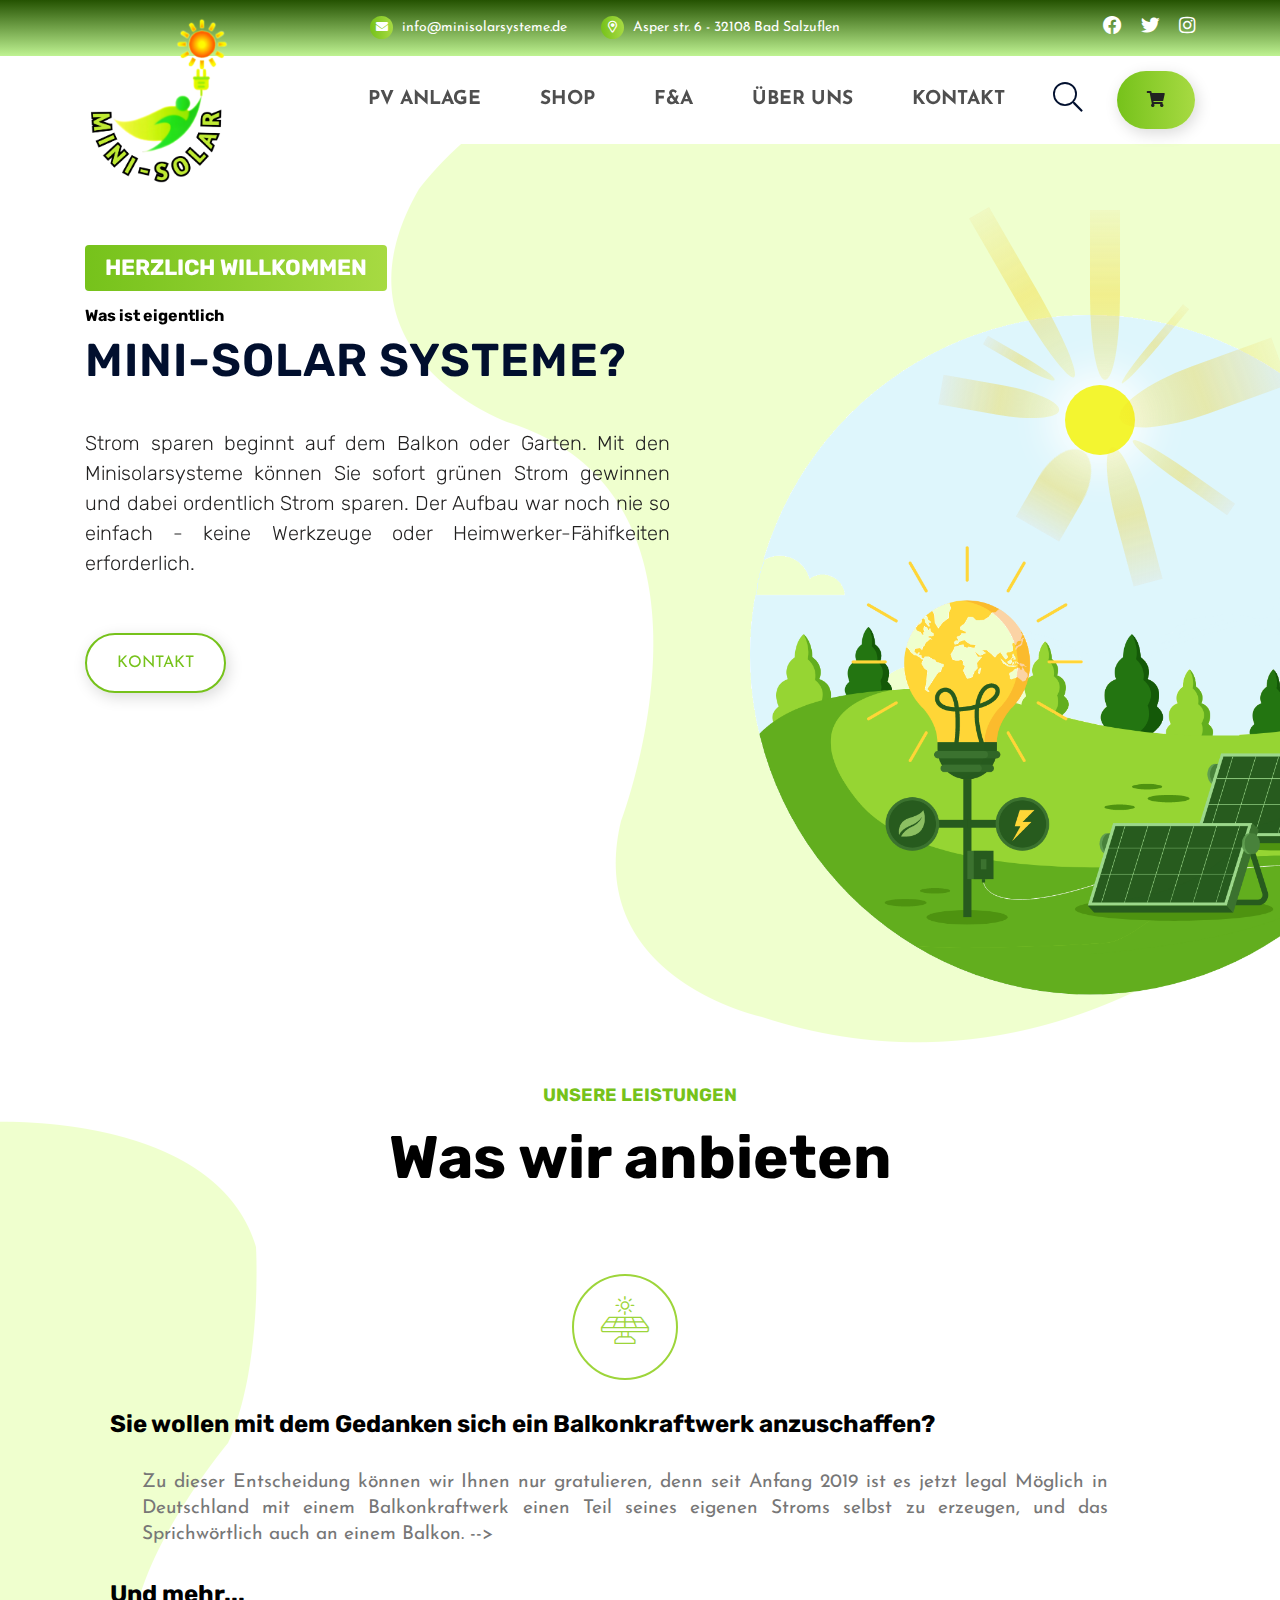
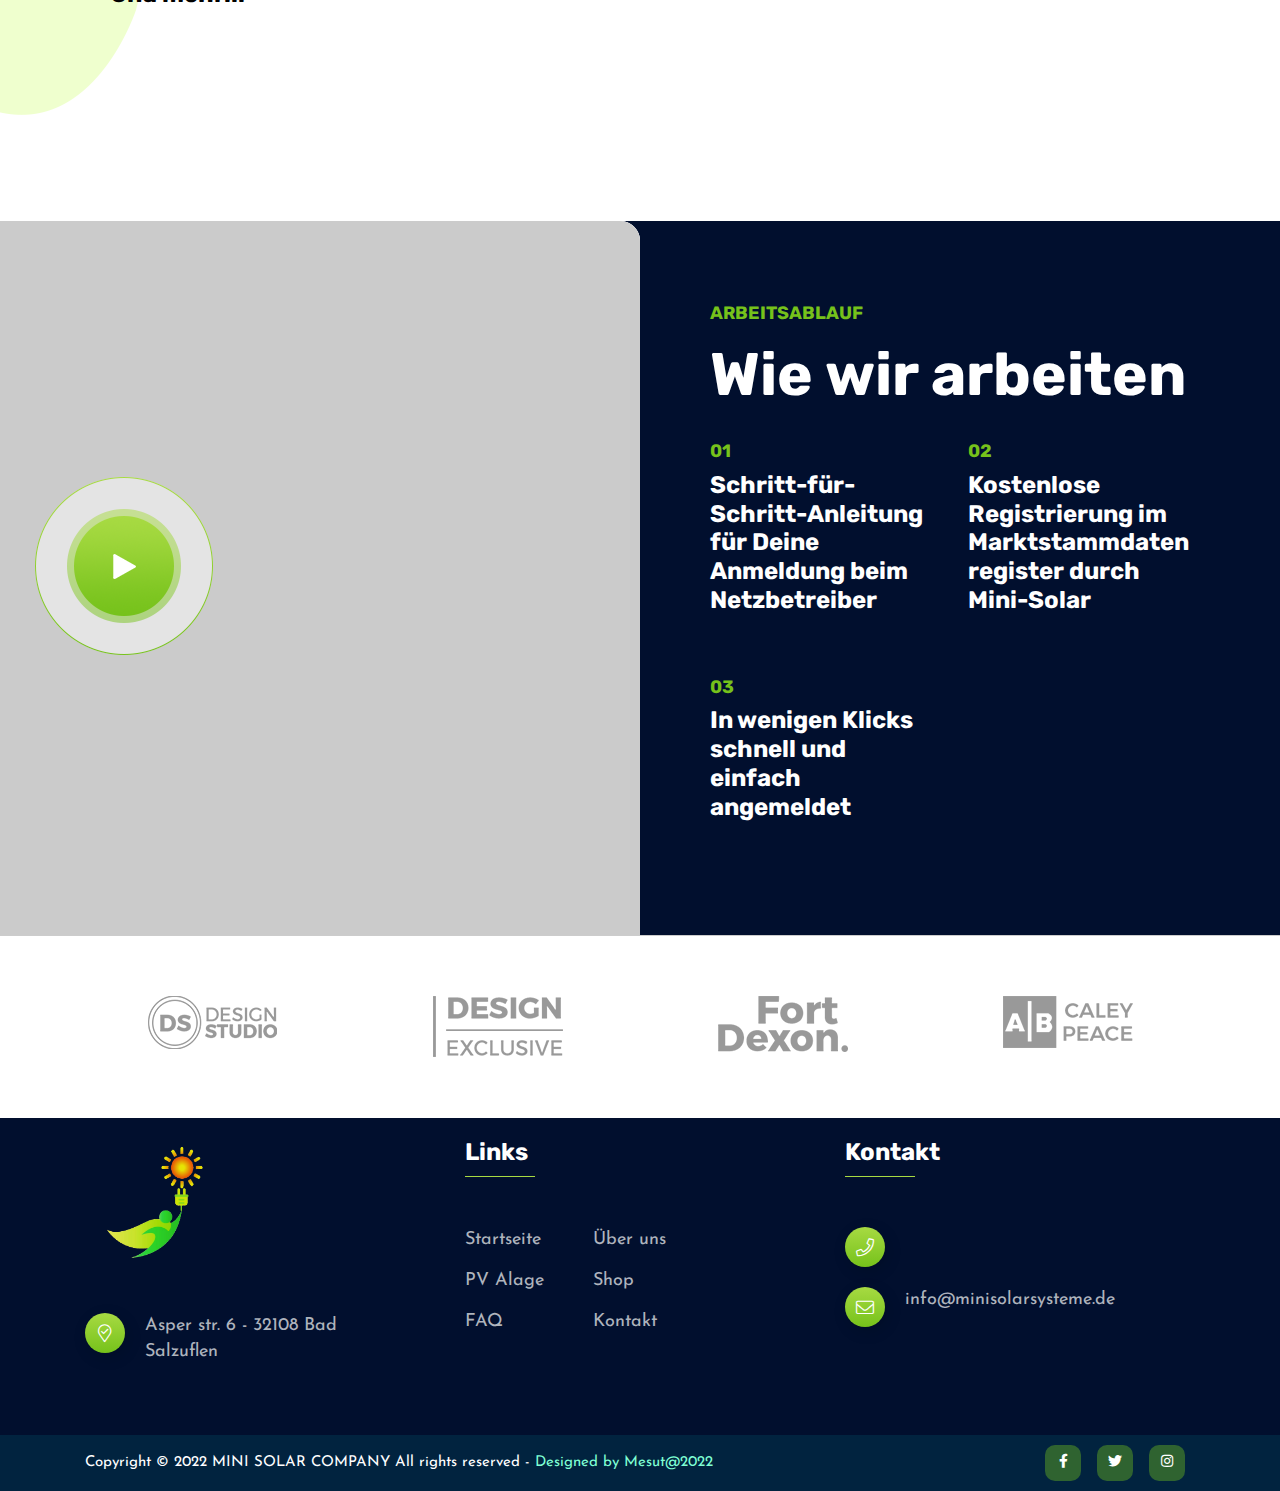
<file: index.html>
<!doctype html>
<html class="no-js" lang="zxx">

<head>
    <meta charset="utf-8">
    <meta http-equiv="x-ua-compatible" content="ie=edge">
    <title>Mini Solar - PV Anlage - Solarenergie - Solarpanel - Balkon Solaranlage</title>
    <meta name="description" content="Solarbalkon Gartensolar Solarbalkonkraft Balkonkraftwerk Mieter-Solar Mini-PV Micro-Solar Guerilla-PV Stecker-Solargerät Balkon-PV BürgersolarPlug & Play Photovoltaik Photovoltaikanlagen Caravanasolar PV-Inselanage Photovoltaik  Mini Photovoltaik Solarpanel  Mikroinventor  MikroWechselrichter Panel Halterungen Solarmodulhälterung Stecker-Solargerät Stecker-PV Bad Salzuflen NRW">
    <meta name="viewport" content="width=device-width, initial-scale=1">
    <meta property="og:image" content="./img/shop/2.ürün/2.jpeg" data-addsearch="no_crop">

    <link rel="shortcut icon" type="image/x-icon" href="">
    <!-- Place favicon.ico in the root directory -->

    <!-- CSS here -->
    <link rel="stylesheet" href="./css/bootstrap.min.css">
    <link rel="stylesheet" href="css/animate.min.css">
    <link rel="stylesheet" href="css/magnific-popup.css">
    <link rel="stylesheet" href="fontawesome/css/all.min.css">
    <link rel="stylesheet" href="font-flaticon/flaticon.css">
    <link rel="stylesheet" href="css/dripicons.css">
    <link rel="stylesheet" href="css/slick.css">
    <link rel="stylesheet" href="css/meanmenu.css">
    <link rel="stylesheet" href="css/default.css">
    <link rel="stylesheet" href="css/style.css">
    <link rel="stylesheet" href="css/responsive.css">
</head>

<body>
    <!-- header -->
    <header class="header-area header-three">
        <div class="header-top second-header d-none d-md-block">
            <div class="container">
                <div class="row align-items-center justify-content-end">
                    <div class="col-lg-7 col-md-9 d-none  d-md-block">
                        <div class="header-cta">
                            <ul>
                                <li>
                                    <i class="fas fa-envelope"></i>
                                    <span id="mail1"></span>
                                </li>
                                <li>
                                    <i class="far fa-map-marker-alt"></i>
                                    <span id="adres1"></span>
                                </li>
                            </ul>
                        </div>
                    </div>
                    <div class="col-lg-2 col-md-5 d-none d-lg-block">
                        <div class="header-social text-right">
                            <span id="social_media_top"></span>
                            <!--  /social media icon redux -->
                        </div>
                    </div>
                </div>
            </div>
        </div>
        <div id="header-sticky" class="menu-area">
            <div class="container">
                <div class="second-menu">
                    <div class="row align-items-center">
                        <div class="col-xl-2 col-lg-2">
                            <div class="logo">
                                <a href="index.html"><img id="logo1" src="./img/logo/logo45.png" alt="logo"></a>
                                <!-- <h5>MINI-SOLAR</h5> -->
                            </div>
                        </div>
                        <div class="col-xl-8 col-lg-8">

                            <div class="main-menu text-right text-xl-right">
                                <nav id="mobile-menu">
                                    <ul>
                                        <li><a href="services.html">PV ANLAGE</a></li>
                                        <li><a href="shop.html">SHOP</a></li>
                                        <li><a href="faq.html">F&A</a></li>
                                        <li><a href="about.html">ÜBER UNS</a></li>
                                        <li><a href="contact.html">KONTAKT</a></li>
                                    </ul>
                                </nav>
                            </div>
                        </div>
                        <div class="col-xl-1 col-lg-1 text-center d-none d-lg-block mt-15 mb-15">
                            <a href="contact.html" class="menu-tigger"><i class="fal fa-search"></i></a>
                        </div>
                        <div id="shopButton" class="col-xl-1 col-lg-1 text-right d-lg-block mt-15 mb-15">
                            <a href="shop.html" class="btn ss-btn"><i
                                    class="fas fa-shopping-cart black-color"></i></i></a>
                        </div>
                        <div class="col-12">
                            <div class="mobile-menu"></div>
                        </div>
                    </div>
                </div>
            </div>
        </div>
    </header>
    <!-- header-end -->

    <!-- offcanvas-area -->
    <div class="offcanvas-menu">
        <span class="menu-close"><i class="fas fa-times"></i></span>
        <form>
            <input type="text"  id="search1" value="" placeholder="Google Search" />
            <button id="search_button"><i class="fa fa-search"></i></button>
        </form>


        <div id="cssmenu3" class="menu-one-page-menu-container">
            <ul id="menu-one-page-menu-2" class="menu">
                <li class="menu-item menu-item-type-custom menu-item-object-custom"><a href="index.html">Startseite</a>
                </li>
                <li class="menu-item menu-item-type-custom menu-item-object-custom"><a href="about.html">Über uns</a>
                </li>
                <li class="menu-item menu-item-type-custom menu-item-object-custom"><a href="services.html">pv anlage</a>
                </li>

                <li class="menu-item menu-item-type-custom menu-item-object-custom"><a href="contact.html">contact</a>
                </li>
            </ul>
        </div>
        <div id="cssmenu2" class="menu-one-page-menu-container">
            <ul id="menu-one-page-menu-1" class="menu">
                <li class="menu-item menu-item-type-custom menu-item-object-custom"><a href="#home"><span
                            id="phone1"></span></a></li>
                <li id="mail3" class="menu-item menu-item-type-custom menu-item-object-custom"></li>
            </ul>
        </div>
    </div>
    <div class="offcanvas-overly"></div>
    <!-- offcanvas-end -->

    <!-- main-area -->
    <main>
        <!-- search-popup -->
        <div class="modal fade bs-example-modal-lg search-bg popup1" tabindex="-1" role="dialog">
            <div class="modal-dialog modal-lg" role="document">
                <div class="modal-content search-popup">
                    <div class="text-center">
                        <a href="#" class="close2" data-dismiss="modal" aria-label="Close">× close</a>
                    </div>
                    <div class="row search-outer">
                        <div class="col-md-11"><input type="text" placeholder="Search for products..." /></div>
                        <div class="col-md-1 text-right"><a href="#"><i class="fa fa-search" aria-hidden="true"></i></a>
                        </div>
                    </div>
                </div>
            </div>
        </div>
        <!-- /search-popup -->
        <!-- slider-area -->
        <section id="home" class="slider-area slider-four fix p-relative">

            <div class="slider-active">
                <div class="single-slider slider-bg d-flex align-items-lg-center align-items-md-start"
                    style="background: url(img/slider/slider_img_bg.png) no-repeat; background-position: right top;">
                    <div class="container">
                        <div class="row justify-content-center pt-50">
                            <div class="col-lg-7 col-md-7">
                                <div class="slider-content s-slider-content mt-0">
                                    <h5 data-animation="fadeInDown" data-delay=".4s">HERZLICH WILLKOMMEN </h5>
                                    <h6>Was ist eigentlich</h6>
                                    <h1 data-animation="fadeInUp" data-delay=".4s" class="d-non d-sm-block">MINI-SOLAR
                                        SYSTEME?</h1>
                                    <h2 data-animation="fadeInUp" data-delay=".6s">Strom sparen beginnt auf dem Balkon
                                        oder Garten. Mit den Minisolarsysteme können Sie sofort grünen Strom gewinnen
                                        und dabei ordentlich Strom sparen. Der Aufbau war noch nie so einfach - keine
                                        Werkzeuge oder Heimwerker-Fähifkeiten erforderlich.</h2>
                                    <div class="slider-btn mt-30">
                                        <a href="contact.html" class="btn ss-btn active">Kontakt</a>
                                    </div>
                                </div>
                            </div>
                            <div class="col-lg-5 col-md-5">
                                <div class="slider-img" data-animation="fadeInUp" data-delay=".4s">
                                    <!-- sun light -->
                                    <div class="sun" style="position: relative;z-index: 5;top: 140px;left: 10px;">
                                        <div class="ray_box">
                                            <div class="ray ray1"></div>
                                            <div class="ray ray2"></div>
                                            <div class="ray ray3"></div>
                                            <div class="ray ray4"></div>
                                            <div class="ray ray5"></div>
                                            <div class="ray ray6"></div>
                                            <div class="ray ray7"></div>
                                            <div class="ray ray8"></div>
                                            <div class="ray ray9"></div>
                                            <div class="ray ray10"></div>
                                        </div>
                                    </div>
                                    <!-- sun light end -->
                                    <img src="./img/bg/slider22.png" alt="slider_img05">
                                </div>
                            </div>
                        </div>
                    </div>
                </div>

            </div>
        </section>
        <!-- slider-area-end -->
        <!-- about-area -->

        <!-- about-area-end -->
        <!-- services-three-area -->
        <section id="services-08" class="services-08 pb-120 p-relative"
            style="background: url(img/bg/aliment-left.png) no-repeat; background-position: left center;">
            <div class="container">
                <div class="row">
                    <div class="col-lg-12 mt-40">
                        <div class="section-title center-align mb-50 text-center">
                            <h5>UNSERE LEISTUNGEN</h5>
                            <h2>
                                Was wir anbieten
                            </h2>
                        </div>
                    </div>
                </div>
                <div class="row col-lg-12 col-md-12">
                    <div class="services-08-item">
                        <div class="services-08-thumb text-center">
                            <i class="flaticon flaticon-solar-panel"></i>
                        </div>
                        <div class="services-08-content">
                            <h3><a href="services.html">Sie wollen mit dem Gedanken sich ein Balkonkraftwerk
                                    anzuschaffen?</a></h3>
                            <p>Zu dieser Entscheidung können wir Ihnen nur gratulieren, denn seit Anfang 2019 ist es
                                jetzt legal Möglich in Deutschland mit einem Balkonkraftwerk einen Teil seines eigenen
                                Stroms selbst zu erzeugen, und das Sprichwörtlich auch an einem Balkon. -->
                            <h3><a href="services.html">Und mehr...</a></h3>
                            </p>
                        </div>
                    </div>
                </div>
            </div>
        </section>
        <!-- services-three-area -->

        <!-- counter-area -->

        <!-- counter-area-end -->

        <!-- gallery-area -->
        <!-- <section id="work" class="pt-40 pb-70"
            style="background: url(img/bg/aliment-right2.png) no-repeat; background-position: right center;">
            <div class="container">
                <div class="row">
                    <div class="col-lg-12">
                        <div class="section-title center-align mb-50 text-center">
                            <h5>PROJEKTE ABGESCHLOSSEN</h5>
                            <h2>
                                Unser Portfolio
                            </h2>

                        </div>

                    </div>

                </div>
                <div class="portfolio ">

                    <div class="row align-items-center mb-50 text-center">
                        <div class="col-lg-12">
                            <div class="my-masonry">
                                <div class="button-group filter-button-group ">
                                    <button class="active" data-filter="*">Solar Energy</button>


                                </div>
                            </div>
                        </div>
                    </div>

                    <div class="grid col3">

                        <div class="grid-item website">

                            <a href="projects-detail.html">
                                <figure class="gallery-image">
                                    <img src="img/gallery/protfolio-img01.png" alt="img" class="img">
                                    <figcaption>
                                        <h4>Hydropower 01</h4>
                                    </figcaption>
                                </figure>
                            </a>

                        </div>
                        <div class="grid-item seo">
                            <a href="projects-detail.html">
                                <figure class="gallery-image">
                                    <img src="img/gallery/protfolio-img02.png" alt="img" class="img">
                                    <figcaption>
                                        <h4>Solar Energy 01</h4>
                                    </figcaption>
                                </figure>
                            </a>


                        </div>
                        <div class="grid-item marketing smm">
                            <a href="projects-detail.html">
                                <figure class="gallery-image">
                                    <img src="img/gallery/protfolio-img03.png" alt="img" class="img">
                                    <figcaption>
                                        <h4>Wind Energy01</h4>
                                    </figcaption>
                                </figure>
                            </a>

                        </div>
                        <div class="grid-item website">
                            <a href="projects-detail.html">
                                <figure class="gallery-image">
                                    <img src="img/gallery/protfolio-img04.png" alt="img" class="img">
                                    <figcaption>
                                        <h4>Hydropower 02</h4>
                                    </figcaption>
                                </figure>
                            </a>


                        </div>
                        <div class="grid-item seo smm">
                            <a href="projects-detail.html">
                                <figure class="gallery-image">
                                    <img src="img/gallery/protfolio-img05.png" alt="img" class="img">
                                    <figcaption>
                                        <h4>Solar Energy 02</h4>
                                    </figcaption>
                                </figure>
                            </a>


                        </div>
                        <div class="grid-item marketing">
                            <a href="projects-detail.html">
                                <figure class="gallery-image">
                                    <img src="img/gallery/protfolio-img06.png" alt="img" class="img">
                                    <figcaption>
                                        <h4>Wind Energy02</h4>
                                    </figcaption>
                                </figure>
                            </a>
                        </div>


                    </div>

                </div>
            </div>
        </section> -->
        <!-- gallery-area-end -->
        <!-- pricing-area -->

        <!-- pricing-area-end -->

        <!-- Carrusel Slider picture area -->
        <!-- <div id="carouselExampleIndicators" class="container col-6 carousel slide" data-ride="carousel" >
        <ol class="carousel-indicators">
          <li data-target="#carouselExampleIndicators" data-slide-to="0" class="active"></li>
          <li data-target="#carouselExampleIndicators" data-slide-to="1"></li>
          <li data-target="#carouselExampleIndicators" data-slide-to="2"></li>
        </ol>
        <div class="carousel-inner">
          <div class="carousel-item active" style="height: 700px;">
            <img class="d-block w-100" src="./img/bg/solar_balkon_module.jpg" alt="First slide">
            <div class="carousel-caption d-none d-md-block">
                <h5>Resim1</h5>
                <p>Mini Solar Energy</p>
              </div>
          </div>
          <div class="carousel-item" style="height: 700px;">
            <img class="d-block w-100" src="./img/logo/logo1.jpeg" alt="Second slide">
            <div class="carousel-caption d-none d-md-block">
                <h5>Resim1</h5>
                <p>Mini Solar Energy</p>
              </div>
          </div>
          <div class="carousel-item" style="height: 700px;">
            <img class="d-block w-100" src="./img/logo/logo3.png" alt="Third slide">
            <div class="carousel-caption d-none d-md-block">
                <h5>Resim1</h5>
                <p>Mini Solar Energy</p>
              </div>
          </div>
        </div>
        <a class="carousel-control-prev" href="#carouselExampleIndicators" role="button" data-slide="prev">
          <span class="bg-primary carousel-control-prev-icon" aria-hidden="true"></span>
          <span class="sr-only">Previous</span>
        </a>
        <a class="carousel-control-next" href="#carouselExampleIndicators" role="button" data-slide="next">
          <span class="bg-primary carousel-control-next-icon" aria-hidden="true"></span>
          <span class="sr-only">Next</span>
        </a>
      </div> -->
        <!-- Carrusel area end -->
        <!-- video-area -->
        <section id="video" class="video-area about-p p-relative mt-30" style="background-color: #010f2e;">
            <div class="container">
                <div class="row align-items-center justify-content-between">
                    <div class="col-lg-4">
                        <div class="s-video-wrap" style="background-image:url(img/bg/video-img.png)">
                            <div class="s-video-content">
                                <a href="./video/mini_solar_tanitim1.mp4" class="popup-video mb-50"><img
                                        src="img/bg/play-button.png" alt="circle_right"></a>
                            </div>
                        </div>
                    </div>
                    <div class="col-lg-6 p-relative pl-70">
                        <div class="section-title">
                            <H5>ARBEITSABLAUF</H5>
                            <h2>
                                Wie wir arbeiten
                            </h2>
                        </div>
                        <div class="row how-box-contaniner">
                            <div class="col-lg-6 mt-30">
                                <div class="how-box">
                                    <h5>01</h5>
                                    <h3>Schritt-für-Schritt-Anleitung für Deine Anmeldung beim Netzbetreiber</h3>
                                    <p></p>
                                </div>
                            </div>
                            <div class="col-lg-6 mt-30">
                                <div class="how-box">
                                    <h5>02</h5>
                                    <h3>Kostenlose Registrierung im Marktstammdatenregister durch Mini-Solar</h3>
                                    <p></p>
                                </div>
                            </div>
                            <div class="col-lg-6 mt-30">
                                <div class="how-box">
                                    <h5>03</h5>
                                    <h3>In wenigen Klicks schnell und einfach angemeldet</h3>
                                    <p></p>
                                </div>
                            </div>
                            <!-- <div class="col-lg-6 mt-30">
                                <div class="how-box">
                                    <h5>04</h5>
                                    <h3>Renewable</h3>
                                    <p>Nullam porttitorer, condimentum pharetra, tellus sapien malesuada quampulvinar
                                        efficitur justo.</p>
                                </div>
                            </div> -->
                        </div>
                    </div>
                </div>
            </div>
        </section>
        <!-- video-area-end -->
        <!-- team-area -->

        <!-- team-area-end -->

        <!-- testimonial-area -->

        <!-- testimonial-area-end -->

        <!-- features-area -->

        <!-- features-area-end -->

        <!-- blog-area -->

        <!-- blog-area-end -->
        <!-- brand-area -->
        <div class="brand-area pt-60 pb-60">
            <div class="container">
                <div class="row brand-active">
                    <div class="col-xl-2">
                        <div class="single-brand">
                            <img src="img/brand/b-logo1.png" alt="img">
                        </div>
                    </div>
                    <div class="col-xl-2">
                        <div class="single-brand">
                            <img src="img/brand/b-logo2.png" alt="img">
                        </div>
                    </div>
                    <div class="col-xl-2">
                        <div class="single-brand">
                            <img src="img/brand/b-logo3.png" alt="img">
                        </div>
                    </div>
                    <div class="col-xl-2">
                        <div class="single-brand">
                            <img src="img/brand/b-logo4.png" alt="img">
                        </div>
                    </div>
                    <div class="col-xl-2">
                        <div class="single-brand">
                            <img src="img/brand/b-logo5.png" alt="img">
                        </div>
                    </div>
                    <div class="col-xl-2">
                        <div class="single-brand">
                            <img src="img/brand/b-logo6.png" alt="img">
                        </div>
                    </div>
                </div>
            </div>
        </div>
        <!-- brand-area-end -->

    </main>
    <!-- main-area-end -->
    <!-- footer -->
    <footer class="footer-bg footer-p">
        <div class="footer-top pb-40 pt-20">
            <div class="container">
                <div class="row justify-content-between">
                    <div class="col-xl-3 col-lg-3 col-sm-6">
                        <div class="footer-widget mb-30">
                            <div class="f-widget-title mb-45 col-8">
                                <img src="./img/logo/logo41.png" alt="img">
                            </div>
                            <div class="f-contact mt-30">
                                <ul>
                                    <li>
                                        <i class="icon fal fa-map-marker-check"></i>
                                        <span id="adres2"></span>
                                    </li>
                                </ul>
                            </div>
                        </div>
                    </div>
                    <div class="col-xl-3 col-lg-3 col-sm-6">
                        <div class="footer-widget mb-30">
                            <div class="f-widget-title">
                                <h2>Links</h2>
                            </div>
                            <div class="footer-link">
                                <ul>
                                    <li><a href="index.html">Startseite</a></li>
                                    <li><a href="about.html">Über uns</a></li>
                                    <li><a href="services.html"> PV Alage </a></li>
                                    <li><a href="./shop.html">Shop</a></li>
                                    <li><a href="faq.html">FAQ</a></li>
                                    <li><a href="contact.html"> Kontakt</a></li>
                                </ul>
                            </div>
                        </div>
                    </div>
                    <div class="col-xl-4 col-lg-4 col-sm-6">
                        <div class="footer-widget mb-30">
                            <div class="f-widget-title">
                                <h2>Kontakt</h2>
                            </div>
                            <div class="f-contact">
                                <ul>
                                    <li>
                                        <i class="icon fal fa-phone"></i>
                                        <span id="phone2"></span>
                                    </li>
                                    <li><i class="icon fal fa-envelope"></i>
                                        <span id="mail2"></span>
                                    </li>
                                </ul>
                            </div>
                        </div>
                    </div>
                </div>
            </div>
        </div>
        <div class="copyright-wrap">

        </div>
    </footer>
    <!-- footer-end -->

    <!-- JS here -->
    <script src="js/vendor/modernizr-3.5.0.min.js"></script>
    <script src="js/vendor/jquery-3.6.0.min.js"></script>
    <script src="js/popper.min.js"></script>
    <script src="js/bootstrap.min.js"></script>
    <script src="js/slick.min.js"></script>
    <script src="js/ajax-form.js"></script>
    <script src="js/paroller.js"></script>
    <script src="js/wow.min.js"></script>
    <script src="js/js_isotope.pkgd.min.js"></script>
    <script src="js/imagesloaded.min.js"></script>
    <script src="js/parallax.min.js"></script>
    <script src="js/jquery.waypoints.min.js"></script>
    <script src="js/jquery.counterup.min.js"></script>
    <script src="js/jquery.scrollUp.min.js"></script>
    <script src="js/jquery.meanmenu.min.js"></script>
    <script src="js/parallax-scroll.js"></script>
    <script src="js/jquery.magnific-popup.min.js"></script>
    <script src="js/element-in-view.js"></script>
    <script src="js/main.js"></script>
    <script type="module" src="js/header_footer.js"></script>
    

</body>

</html>
</file>
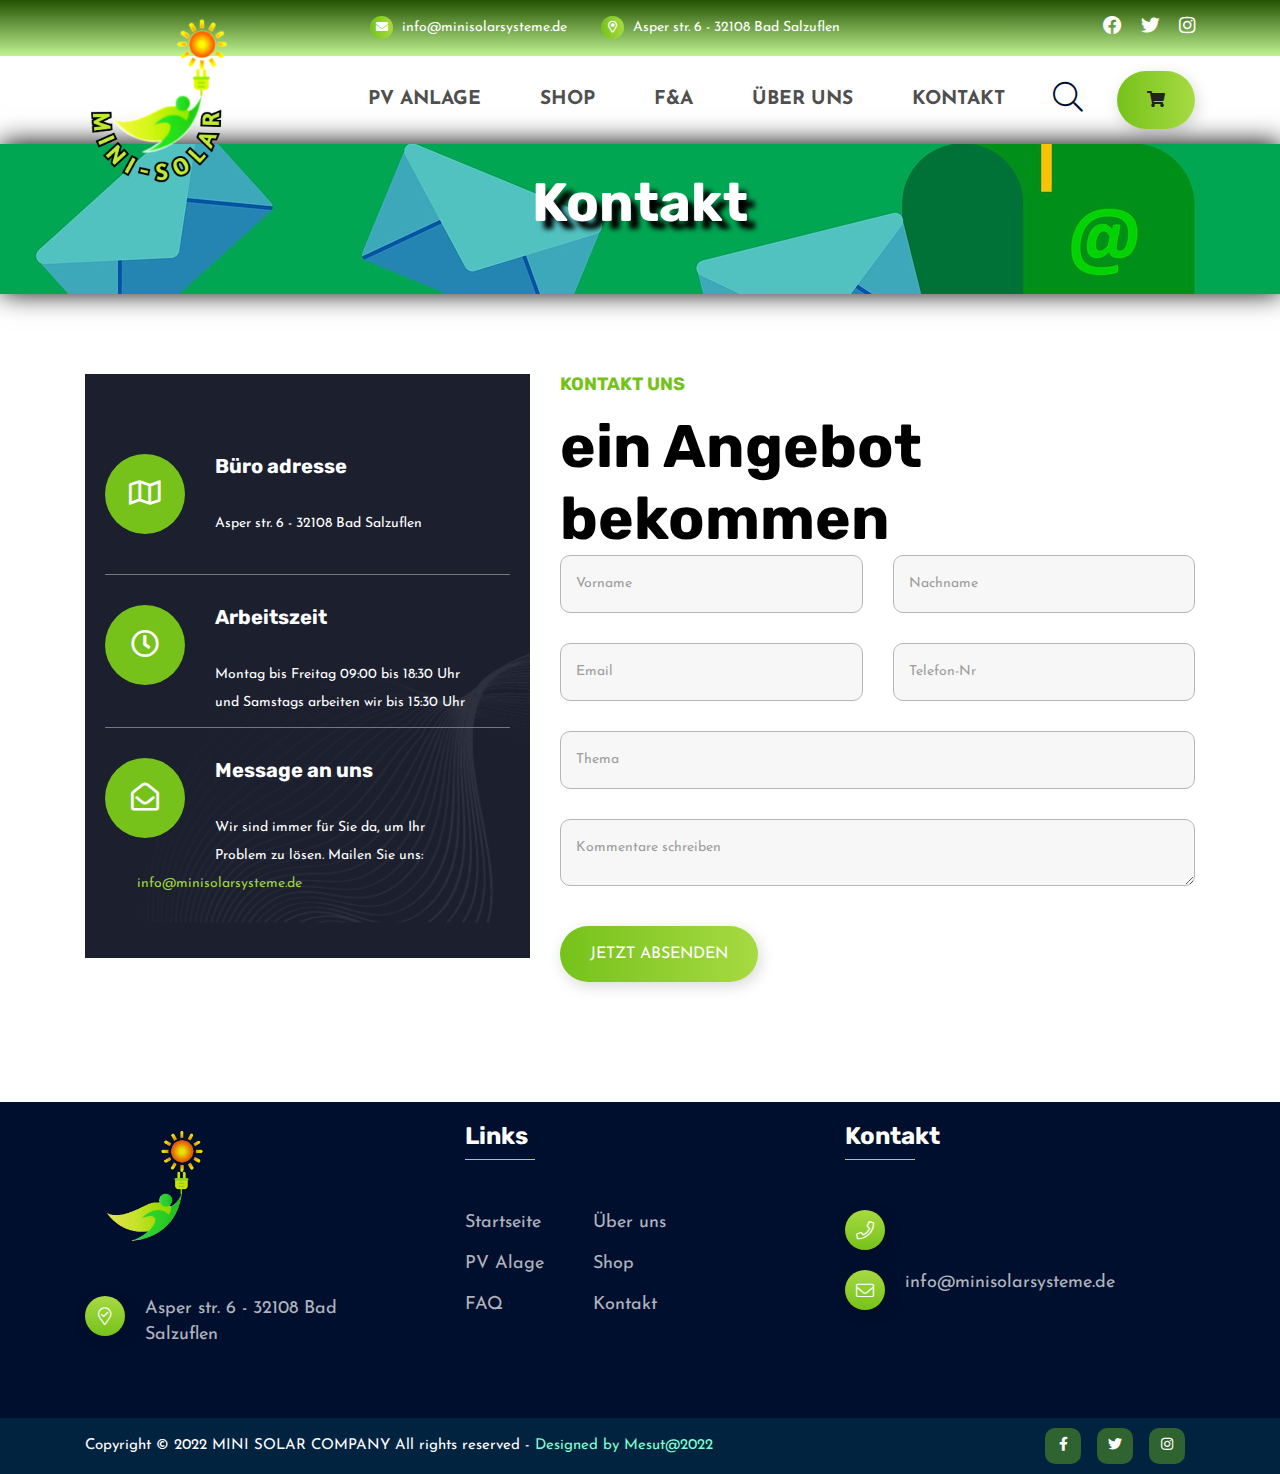
<file: contact.html>
<!doctype html>
<html class="no-js" lang="zxx">

<head>
    <meta charset="utf-8">
    <meta http-equiv="x-ua-compatible" content="ie=edge">
    <title>Mini Solar Kontakt</title>
    <meta name="description" content="">
    <meta name="viewport" content="width=device-width, initial-scale=1">
    <link rel="shortcut icon" type="image/x-icon" href="">
    <!-- Place favicon.ico in the root directory -->

    <!-- CSS here -->
    <link rel="stylesheet" href="css/bootstrap.min.css">
    <link rel="stylesheet" href="css/animate.min.css">
    <link rel="stylesheet" href="css/magnific-popup.css">
    <link rel="stylesheet" href="fontawesome/css/all.min.css">
    <link rel="stylesheet" href="font-flaticon/flaticon.css">
    <link rel="stylesheet" href="css/dripicons.css">
    <link rel="stylesheet" href="css/slick.css">
    <link rel="stylesheet" href="css/meanmenu.css">
    <link rel="stylesheet" href="css/default.css">
    <link rel="stylesheet" href="css/style.css">
    <link rel="stylesheet" href="css/responsive.css">
</head>

<body>
    <!-- header -->
    <header class="header-area header-three">
        <div class="header-top second-header d-none d-md-block">
            <div class="container">
                <div class="row align-items-center justify-content-end">
                    <div class="col-lg-7 col-md-9 d-none  d-md-block">
                        <div class="header-cta">
                            <ul>
                                <li>
                                    <i class="fas fa-envelope"></i>
                                    <span id="mail1"></span>
                                </li>
                                <li>
                                    <i class="far fa-map-marker-alt"></i>
                                    <span id="adres1"></span>
                                </li>
                            </ul>
                        </div>
                    </div>
                    <div class="col-lg-2 col-md-5 d-none d-lg-block">
                        <div class="header-social text-right">
                            <span id="social_media_top"></span>
                            <!--  /social media icon redux -->
                        </div>
                    </div>
                </div>
            </div>
        </div>
        <div id="header-sticky" class="menu-area">
            <div class="container">
                <div class="second-menu">
                    <div class="row align-items-center">
                        <div class="col-xl-2 col-lg-2">
                            <div class="logo">
                                <a href="index.html"><img id="logo1" src="./img/logo/logo45.png" alt="logo"></a>
                                <!-- <h5>MINI-SOLAR</h5> -->
                            </div>
                        </div>
                        <div class="col-xl-8 col-lg-8">

                            <div class="main-menu text-right text-xl-right">
                                <nav id="mobile-menu">
                                    <ul>
                                        <li><a href="services.html">PV ANLAGE</a></li>
                                        <li><a href="shop.html">SHOP</a></li>
                                        <li><a href="faq.html">F&A</a></li>
                                        <li><a href="about.html">ÜBER UNS</a></li>
                                        <li><a href="contact.html">KONTAKT</a></li>
                                    </ul>
                                </nav>
                            </div>
                        </div>
                        <div class="col-xl-1 col-lg-1 text-center d-none d-lg-block mt-15 mb-15">
                            <a href="contact.html" class="menu-tigger"><i class="fal fa-search"></i></a>
                        </div>
                        <div class="col-xl-1 col-lg-1 text-right d-none d-lg-block mt-15 mb-15">
                            <a href="shop.html" class="btn ss-btn"><i
                                    class="fas fa-shopping-cart black-color"></i></i></a>
                        </div>
                        <div class="col-12">
                            <div class="mobile-menu"></div>
                        </div>
                    </div>
                </div>
            </div>
        </div>
    </header>
    <!-- header-end -->

    <!-- offcanvas-area -->
    <div class="offcanvas-menu">
        <span class="menu-close"><i class="fas fa-times"></i></span>
        <form>
            <input type="text"  id="search1" value="" placeholder="Google Search" />
            <button id="search_button"><i class="fa fa-search"></i></button>
        </form>


        <div id="cssmenu3" class="menu-one-page-menu-container">
            <ul id="menu-one-page-menu-2" class="menu">
                <li class="menu-item menu-item-type-custom menu-item-object-custom"><a href="index.html">Startseite</a>
                </li>
                <li class="menu-item menu-item-type-custom menu-item-object-custom"><a href="about.html">Über uns</a>
                </li>
                <li class="menu-item menu-item-type-custom menu-item-object-custom"><a href="services.html">pv anlage</a>
                </li>
               
                <li class="menu-item menu-item-type-custom menu-item-object-custom"><a href="contact.html">contact</a>
                </li>
            </ul>
        </div>

        <div id="cssmenu2" class="menu-one-page-menu-container">
            <ul id="menu-one-page-menu-1" class="menu">
                <li class="menu-item menu-item-type-custom menu-item-object-custom"><a href="#home"><span id="phone1"></span></a></li>
                <li id="mail3" class="menu-item menu-item-type-custom menu-item-object-custom"></li>
            </ul>
        </div>
    </div>
    <div class="offcanvas-overly"></div>
    <!-- offcanvas-end -->
    <!-- main-area -->
    <main>

        <!-- search-popup -->
        <div class="modal fade bs-example-modal-lg search-bg popup1" tabindex="-1" role="dialog">
            <div class="modal-dialog modal-lg" role="document">
                <div class="modal-content search-popup">
                    <div class="text-center">
                        <a href="#" class="close2" data-dismiss="modal" aria-label="Close">× close</a>
                    </div>
                    <div class="row search-outer">
                        <div class="col-md-11"><input type="text" placeholder="Search for products..." /></div>
                        <div class="col-md-1 text-right"><a href="#"><i class="fa fa-search" aria-hidden="true"></i></a>
                        </div>
                    </div>
                </div>
            </div>
        </div>
        <!-- /search-popup -->
        <!-- breadcrumb-area -->
        <section class="breadcrumb-area d-none d-sm-block align-items-center"
            style="background-image:url(./img/bg/contact2.jpg);">
            <div class="container">
                <div class="row align-items-center">
                    <div class="col-xl-12 col-lg-12">
                        <div class="breadcrumb-wrap text-left">
                            <div class="breadcrumb-title">
                                <h2>Kontakt</h2>
                            </div>
                        </div>
                    </div>

                </div>
            </div>
        </section>
        <!-- breadcrumb-area-end -->

        <!-- contact-area -->
        <section id="contact" class="contact-area after-none contact-bg pt-80 pb-120 p-relative fix">

            <div class="container">

                <div class="row">

                    <div class="col-lg-5 d-none d-sm-block">
                        <div class="contact-info"
                            style="background: url(img/bg/footer-bg.png) no-repeat;background-size: cover;">
                            <div class="single-cta pb-30 mb-30 wow fadeInUp animated"
                                data-animation="fadeInDown animated" data-delay=".2s">
                                <div class="f-cta-icon">
                                    <i class="far fa-map"></i>
                                </div>
                                <h5>Büro adresse</h5>
                                <p id="adres"></p>
                            </div>
                            <div class="single-cta pb-30 mb-30 wow fadeInUp animated"
                                data-animation="fadeInDown animated" data-delay=".2s">
                                <div class="f-cta-icon">
                                    <i class="far fa-clock"></i>
                                </div>
                                <h5>Arbeitszeit</h5>
                                <p id="arbeitszeit"></p>
                            </div>
                            <div class="single-cta pb-30 mb-30 wow fadeInUp animated"
                                data-animation="fadeInDown animated" data-delay=".2s">
                                <div class="f-cta-icon">
                                    <i class="far fa-envelope-open"></i>
                                </div>
                                <h5>Message an uns</h5>
                                <p id="mail"> </p>
                            </div>
                        </div>

                    </div>
                    <div class="col-lg-7">
                        <div class="contact-bg02 wow fadeInLeft  ">
                            <div class="section-title center-align">
                                <h5>KONTAKT UNS</h5>
                                <h2>
                                    ein Angebot bekommen
                                </h2>
                            </div>

                            <form   id="formElem" >
                                <div class="row">
                                    <div class="col-lg-6">
                                        <div class="contact-field p-relative c-name mb-30">
                                            <input type="text" id="first_name" name="first_name" placeholder="Vorname"
                                                required>
                                        </div>
                                    </div>
                                    <div class="col-lg-6">
                                        <div class="contact-field p-relative c-email mb-20">
                                            <input type="text" id="last_name" name="last_name" placeholder="Nachname" required>
                                        </div>
                                    </div>
                                    <div class="col-lg-6">
                                        <div class="contact-field p-relative c-subject mb-30">
                                            <input type="text" id="email" name="email" placeholder="Email" required>
                                        </div>
                                    </div>
                                    <div class="col-lg-6">
                                        <div class="contact-field p-relative c-subject mb-30">
                                            <input type="text" id="phone" name="phone" placeholder="Telefon-Nr" required>
                                        </div>
                                    </div>
                                    <div class="col-lg-12">
                                        <div class="contact-field p-relative c-subject mb-30">
                                            <input type="text" id="subject" name="subject" placeholder="Thema"
                                                required>
                                        </div>
                                    </div>

                                    <div class="col-lg-12">
                                        <div class="contact-field p-relative c-message mb-30">
                                            <textarea name="user_comment" id="user_comment" cols="30" rows="10"
                                                placeholder="Kommentare schreiben"></textarea>
                                        </div>
                                        <div class="">
                                            <button id="button" class="btn ss-btn" type="submit">jetzt Absenden</button>
                                         
                                        </div>
                                    </div>
                                </div>
                                
                            </form>

                        </div>

                    </div>
                </div>

            </div>

        </section>
        <!-- contact-area-end -->
        <!-- map-area-end -->
        <!-- <div class="map fix">
            <div class="container-flud">
                <div class="row">
                    <div class="col-lg-12">
                        <iframe
                            src="https://www.google.com/maps/embed?pb=!1m18!1m12!1m3!1d212867.83634504632!2d-112.24455686962897!3d33.52582710700138!2m3!1f0!2f0!3f0!3m2!1i1024!2i768!4f13.1!3m3!1m2!1s0x872b743829374b03%3A0xabaac255b1e43fbe!2sPlexus%20Worldwide!5e0!3m2!1sen!2sin!4v1618567685329!5m2!1sen!2sin"
                            width="600" height="450" style="border:0;" allowfullscreen="" loading="lazy"></iframe>
                    </div>
                </div>
            </div>
        </div> -->
        <!-- map-area-end -->
    </main>
    <!-- main-area-end -->
    <!-- footer -->
    <footer class="footer-bg footer-p">

        <div class="footer-top pb-40 pt-20">
            <div class="container">
                <div class="row justify-content-between">
                    <div class="col-xl-3 col-lg-3 col-sm-6">
                        <div class="footer-widget mb-30">
                            <div class="f-widget-title mb-45 col-8">
                                <img src="./img/logo/logo41.png" alt="img">
                            </div>
                            <!-- <div class="footer-link">
                                Aenean pulvinar laoreet tellus ut tinct. Praesent a lectus egestas, finibus enim sit
                                amet, mollis lorem. Sed a volutpat velit. Pellet habitant morbi tristique senectus et.
                            </div> -->
                            <div class="f-contact mt-30">
                                <ul>
                                    <li>
                                        <i class="icon fal fa-map-marker-check"></i>
                                        <span id="adres2"></span>
                                    </li>
                                </ul>
                            </div>
                        </div>
                    </div>
                    <div class="col-xl-3 col-lg-3 col-sm-6">
                        <div class="footer-widget mb-30">
                            <div class="f-widget-title">
                                <h2>Links</h2>
                            </div>
                            <div class="footer-link">
                                <ul>
                                    <li><a href="index.html">Startseite</a></li>
                                    <li><a href="about.html">Über uns</a></li>
                                    <li><a href="services.html"> PV Alage </a></li>
                                    <!-- <li><a href="#">Term</a></li>
                                   <li><a href="blog.html">Blog </a></li>
                                   
                                   <li><a href="#">Privercy</a></li> -->
                                    <li><a href="./shop.html">Shop</a></li>
                                    <li><a href="faq.html">FAQ</a></li>
                                    <li><a href="contact.html"> Kontakt</a></li>

                                </ul>
                            </div>
                        </div>
                    </div>
                    <div class="col-xl-4 col-lg-4 col-sm-6">

                        <div class="footer-widget mb-30">
                            <div class="f-widget-title">
                                <h2>Kontakt</h2>
                            </div>
                            <div class="f-contact">
                                <ul>
                                    <li>
                                        <i class="icon fal fa-phone"></i>
                                        <span id="phone2"></span>
                                    </li>
                                    <li><i class="icon fal fa-envelope"></i>
                                        <span id="mail2">
                                                                                     
                                        </span>
                                    </li>


                                </ul>

                            </div>
                        </div>
                    </div>

                </div>
            </div>
        </div>
        <div class="copyright-wrap">
            <div class="container">
                <div class="row align-items-center">
                    <div class="col-lg-6">
                        Copyright © 2021 Capatel All rights reserved.
                    </div>
                    <div class="col-lg-6 text-right text-xl-right">
                        <ul>
                            <!-- <li><a href="#">Privercy</a></li>
                               <li><a href="#">Term &amp; Conditions</a></li>
                               <li><a href="#">Legal</a></li> -->
                            <li> <span class="footer-social" id="social_media_bottom">
                                  
                                </span></li>
                        </ul>
                    </div>

                </div>
            </div>
        </div>
    </footer>
    <!-- footer-end -->


    <!-- JS here -->
    <script src="js/vendor/modernizr-3.5.0.min.js"></script>
    <script src="js/vendor/jquery-3.6.0.min.js"></script>
    <script src="js/popper.min.js"></script>
    <script src="js/bootstrap.min.js"></script>
    <script src="js/slick.min.js"></script>
    <script src="js/ajax-form.js"></script>
    <script src="js/paroller.js"></script>
    <script src="js/wow.min.js"></script>
    <script src="js/js_isotope.pkgd.min.js"></script>
    <script src="js/imagesloaded.min.js"></script>
    <script src="js/parallax.min.js"></script>
    <script src="js/jquery.waypoints.min.js"></script>
    <script src="js/jquery.counterup.min.js"></script>
    <script src="js/jquery.scrollUp.min.js"></script>
    <script src="js/jquery.meanmenu.min.js"></script>
    <script src="js/parallax-scroll.js"></script>
    <script src="js/jquery.magnific-popup.min.js"></script>
    <script src="js/element-in-view.js"></script>
    <script src="js/main.js"></script>
   <script type="module" src="js/kontakt.js"></script>
   <script type="module" src="js/header_footer.js"></script>
   <script type="module"src="./js/contact.js"></script>
</body>

</html>
</file>
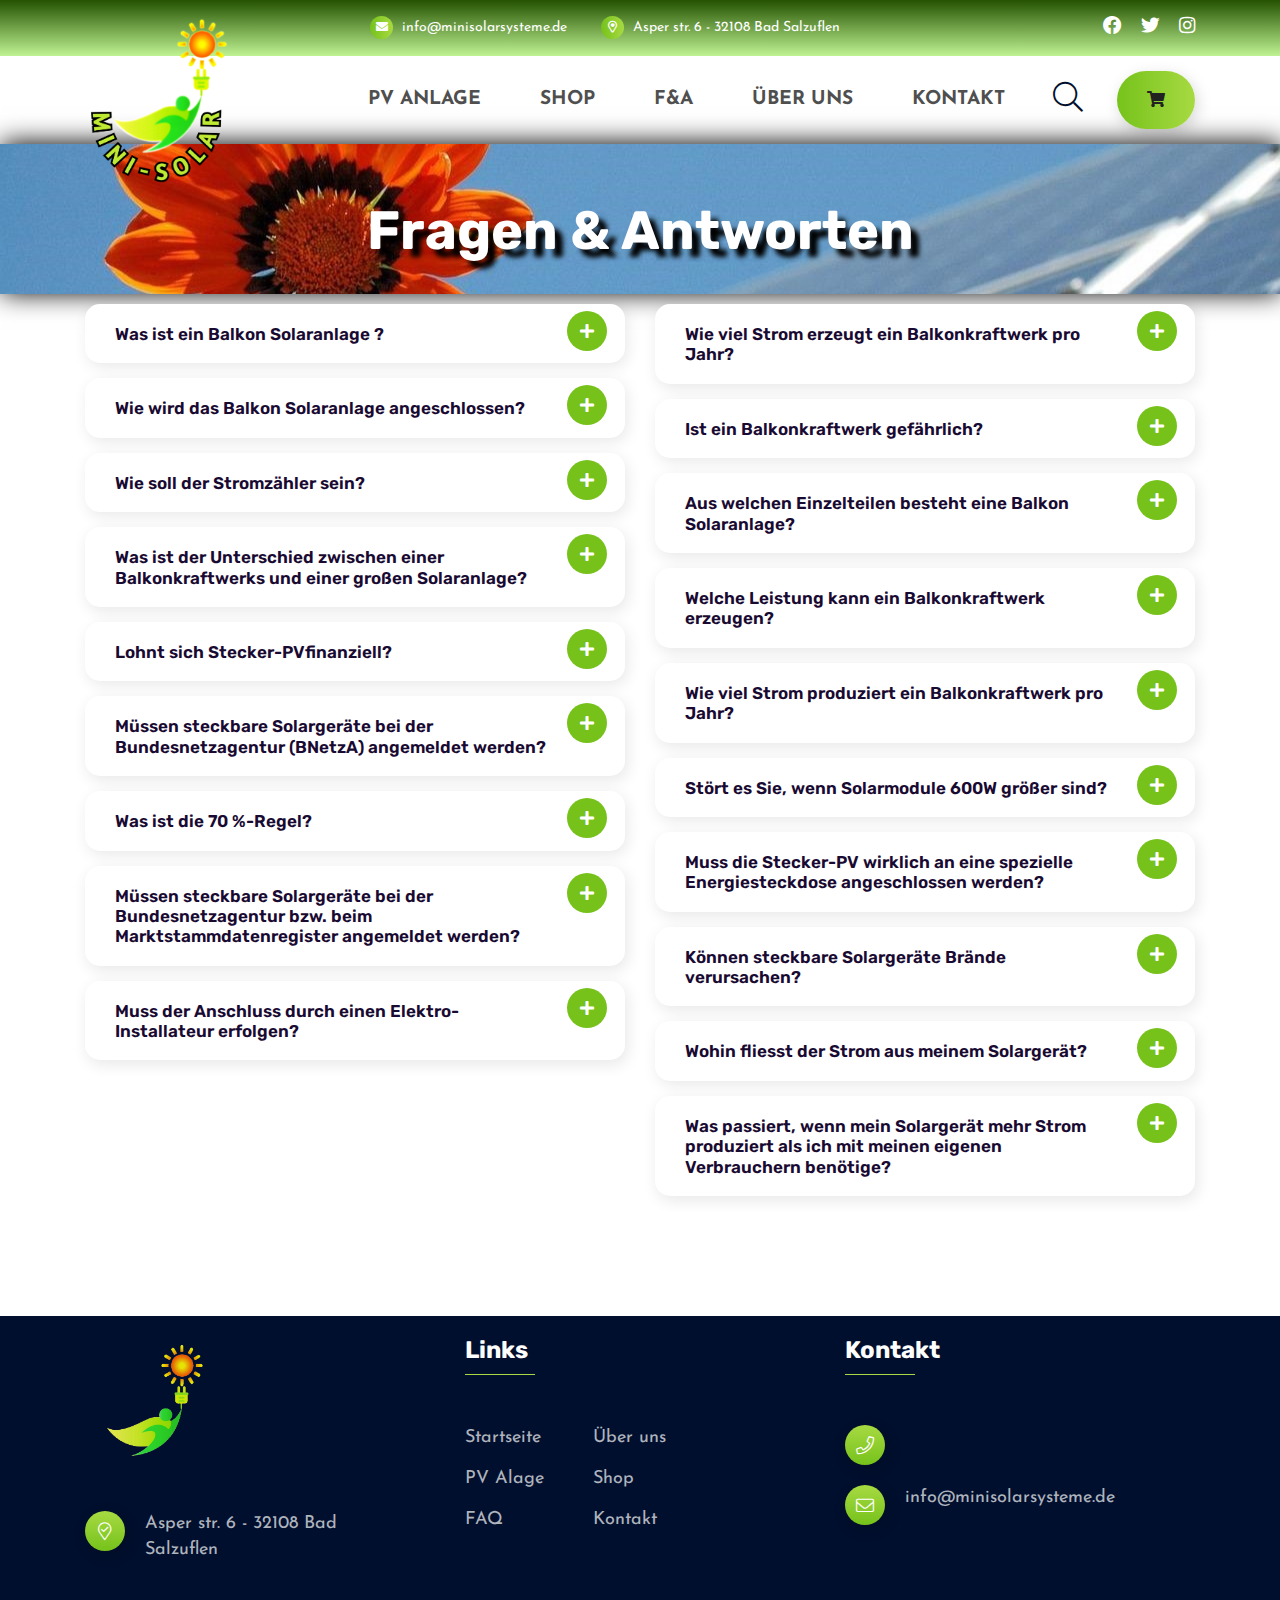
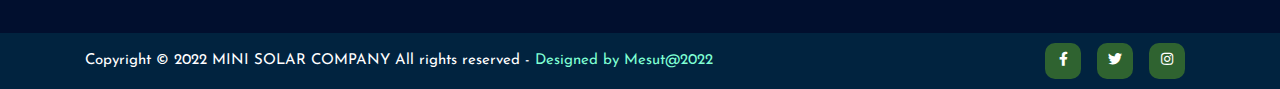
<file: faq.html>
<!doctype html>
<html class="no-js" lang="zxx">

<head>
    <meta charset="utf-8">
    <meta http-equiv="x-ua-compatible" content="ie=edge">
    <title>Mini Solar F&A</title>
    <meta name="description" content="">
    <meta name="viewport" content="width=device-width, initial-scale=1">
    <link rel="shortcut icon" type="image/x-icon" href="">
    <!-- Place favicon.ico in the root directory -->

    <!-- CSS here -->
    <link rel="stylesheet" href="css/bootstrap.min.css">
    <link rel="stylesheet" href="css/animate.min.css">
    <link rel="stylesheet" href="css/magnific-popup.css">
    <link rel="stylesheet" href="fontawesome/css/all.min.css">
    <link rel="stylesheet" href="font-flaticon/flaticon.css">
    <link rel="stylesheet" href="css/dripicons.css">
    <link rel="stylesheet" href="css/slick.css">
    <link rel="stylesheet" href="css/meanmenu.css">
    <link rel="stylesheet" href="css/default.css">
    <link rel="stylesheet" href="css/style.css">
    <link rel="stylesheet" href="css/responsive.css">
</head>

<body>
    <!-- header -->
    <header class="header-area header-three">
        <div class="header-top second-header d-none d-md-block">
            <div class="container">
                <div class="row align-items-center justify-content-end">
                    <div class="col-lg-7 col-md-9 d-none  d-md-block">
                        <div class="header-cta">
                            <ul>
                                <li>
                                    <i class="fas fa-envelope"></i>
                                    <span id="mail1"></span>
                                </li>
                                <li>
                                    <i class="far fa-map-marker-alt"></i>
                                    <span id="adres1"></span>
                                </li>
                            </ul>
                        </div>
                    </div>
                    <div class="col-lg-2 col-md-5 d-none d-lg-block">
                        <div class="header-social text-right">
                            <span id="social_media_top"></span>
                            <!--  /social media icon redux -->
                        </div>
                    </div>
                </div>
            </div>
        </div>
        <div id="header-sticky" class="menu-area">
            <div class="container">
                <div class="second-menu">
                    <div class="row align-items-center">
                        <div class="col-xl-2 col-lg-2">
                            <div class="logo">
                                <a href="index.html"><img id="logo1" src="./img/logo/logo45.png" alt="logo"></a>
                                <!-- <h5>MINI-SOLAR</h5> -->
                            </div>
                        </div>
                        <div class="col-xl-8 col-lg-8">

                            <div class="main-menu text-right text-xl-right">
                                <nav id="mobile-menu">
                                    <ul>
                                        <li><a href="services.html">PV ANLAGE</a></li>
                                        <li><a href="shop.html">SHOP</a></li>
                                        <li><a href="faq.html">F&A</a></li>
                                        <li><a href="about.html">ÜBER UNS</a></li>
                                        <li><a href="contact.html">KONTAKT</a></li>
                                    </ul>
                                </nav>
                            </div>
                        </div>
                        <div class="col-xl-1 col-lg-1 text-center d-none d-lg-block mt-15 mb-15">
                            <a href="contact.html" class="menu-tigger"><i class="fal fa-search"></i></a>
                        </div>
                        <div class="col-xl-1 col-lg-1 text-right d-none d-lg-block mt-15 mb-15">
                            <a href="shop.html" class="btn ss-btn"><i
                                    class="fas fa-shopping-cart black-color"></i></i></a>
                        </div>
                        <div class="col-12">
                            <div class="mobile-menu"></div>
                        </div>
                    </div>
                </div>
            </div>
        </div>
    </header>
    <!-- header-end -->

    <!-- offcanvas-area -->
    <div class="offcanvas-menu">
        <span class="menu-close"><i class="fas fa-times"></i></span>
        <form>
            <input type="text"  id="search1" value="" placeholder="Google Search" />
            <button id="search_button"><i class="fa fa-search"></i></button>
        </form>


        <div id="cssmenu3" class="menu-one-page-menu-container">
            <ul id="menu-one-page-menu-2" class="menu">
                <li class="menu-item menu-item-type-custom menu-item-object-custom"><a href="index.html">Startseite</a>
                </li>
                <li class="menu-item menu-item-type-custom menu-item-object-custom"><a href="about.html">Über uns</a>
                </li>
                <li class="menu-item menu-item-type-custom menu-item-object-custom"><a href="services.html">pv anlage</a>
                </li>
               
                <li class="menu-item menu-item-type-custom menu-item-object-custom"><a href="contact.html">contact</a>
                </li>
            </ul>
        </div>

        <div id="cssmenu2" class="menu-one-page-menu-container">
            <ul id="menu-one-page-menu-1" class="menu">
                <li class="menu-item menu-item-type-custom menu-item-object-custom"><a href="#home"><span id="phone1"></span></a></li>
                <li id="mail3" class="menu-item menu-item-type-custom menu-item-object-custom"></li>
            </ul>
        </div>
    </div>
    <div class="offcanvas-overly"></div>
    <!-- offcanvas-end -->
    <!-- main-area -->
    <main>

        <!-- search-popup -->
        <div class="modal fade bs-example-modal-lg search-bg popup1" tabindex="-1" role="dialog">
            <div class="modal-dialog modal-lg" role="document">
                <div class="modal-content search-popup">
                    <div class="text-center">
                        <a href="#" class="close2" data-dismiss="modal" aria-label="Close">× close</a>
                    </div>
                    <div class="row search-outer">
                        <div class="col-md-11"><input type="text" placeholder="Search for products..." /></div>
                        <div class="col-md-1 text-right"><a href="#"><i class="fa fa-search" aria-hidden="true"></i></a>
                        </div>
                    </div>
                </div>
            </div>
        </div>
        <!-- /search-popup -->
        <!-- breadcrumb-area -->
        <section class="breadcrumb-area d-lg-flex d-none align-items-center"
            style="background-image:url(./img/bg/faq_bg3.jpg);background-repeat: no-repeat;background-size: cover;">
            <div class="container">
                <div class="row align-items-center">
                    <div class="col-xl-12 col-lg-12">
                        <div class="breadcrumb-wrap text-left">
                            <div class="breadcrumb-title">
                                <h2>Fragen & Antworten</h2>
                             
                            </div>
                        </div>
                    </div>

                </div>
            </div>
        </section>
        <!-- breadcrumb-area-end -->
        <!-- team-area -->
        <section id="faq" class="faq-area pt-10 pb-120">
            <div class="container">
                <div class="row">
                    <div class="col-lg-6 col-md-6">
                        <div class="faq-wrap">
                            <div class="accordion" id="accordionExample">
                                <div class="card">
                                    <div class="card-header" id="headingOne">
                                        <h2 class="mb-0">
                                            <button class="faq-btn collapsed" type="button" data-toggle="collapse"
                                                data-target="#collapseOne" aria-expanded="false"
                                                aria-controls="collapseOne">
                                                Was ist ein Balkon Solaranlage ?
                                            </button>
                                        </h2>
                                    </div>
                                    <div id="collapseOne" class="collapse" aria-labelledby="headingOne"
                                        data-parent="#accordionExample" style="">
                                        <div class="card-body">
                                            Ein Balkonkraftwerk ist ein Photovoltaik-Modul, das an einer Balkonbrüstung
                                            angebracht oder im Garten aufgestellt wird. Die Module haben meistens einen
                                            integrierten Wechselrichter und können mit einem gewöhnlichen Stromkabel an
                                            die Steckdose angeschlossen werden. Mit dem Balkonkraftwerk kann dann
                                            umweltfreundlicher Sonnenstrom direkt vor Ort erzeugt und genutzt werden.
                                            Balkonkraftwerke eignen sich in erster Linie sehr gut dafür, den steten
                                            Strombedarf von Geräten im Standby-Modus zu decken. Für den autarken Betrieb
                                            eines eines Wasserkoch (800 bis 1.200 Watt).

                                        </div>
                                    </div>
                                </div>
                                <div class="card">
                                    <div class="card-header" id="headingTwo">
                                        <h2 class="mb-0">
                                            <button class="faq-btn collapsed" type="button" data-toggle="collapse"
                                                data-target="#collapseTwo" aria-expanded="false"
                                                aria-controls="collapseTwo">
                                                Wie wird das Balkon Solaranlage angeschlossen?
                                            </button>
                                        </h2>
                                    </div>
                                    <div id="collapseTwo" class="collapse" aria-labelledby="headingTwo"
                                        data-parent="#accordionExample" style="">
                                        <div class="card-body">
                                            Die Solarmodule des Balkonkraftwerks können untereinander mit Verbinder
                                            verbunden werden.und dann Sysytem wird anschließend direkt per Stecker in
                                            die nächstliegende Steckdose gesteckt. Beim Kauf ist aber darauf zu achten,
                                            dass die Montageteile zum Montageort passen. Aufhängung an einer
                                            Balkonbrüstung unterscheidet sich von der Aufstellung auf einer Fläche.
                                            Dementsprechend muss jede Befestigung den allgemein anerkannten Regeln der
                                            Technik entsprechen. Das betrifft insbesondere die Verbindungsstellen von
                                            Modul zu Montagesystem sowie zur Balkonbrüstung sowie dem Montagesystem
                                            selbst. Die Herstellervorgaben zur Befestigung müssen eingehalten werden. An
                                            anderen Montageorten, etwa auf Garagendächern, sind die entsprechenden
                                            Bauregeln und Baunormen einzuhalten.
                                        </div>
                                    </div>
                                </div>
                                <div class="card">
                                    <div class="card-header" id="headingThree">
                                        <h2 class="mb-0">
                                            <button class="faq-btn collapsed" type="button" data-toggle="collapse"
                                                data-target="#collapseThree" aria-expanded="false"
                                                aria-controls="collapseThree">
                                                Wie soll der Stromzähler sein?
                                            </button>
                                        </h2>
                                    </div>
                                    <div id="collapseThree" class="collapse" aria-labelledby="headingThree"
                                        data-parent="#accordionExample" style="">
                                        <div class="card-body">
                                            Es gibt darüber hinaus einige Voraussetzungen für den Betrieb eines
                                            Balkonkraftwerks. In jedem Fall muss ein besonderer Stromzähler mit
                                            Rücklaufsperre genutzt werden.Diese erkennt man an der rotierenden Scheibe,
                                            die sich (von links nach rechts) dreht, wenn Strom aus dem öffentlichen
                                            Stromnetz bezogen wird.Sie besitzen in der Regel keine Rücklaufsperre und
                                            drehen sich rückwärts (also dann von rechts nach links), wenn Strom von der
                                            Guerilla-PV ins öffentliche Stromnetz eingespeist wird. ein
                                            rückwärtslaufender Zähler ist offiziell nicht erlaubt.
                                        </div>
                                    </div>
                                </div>
                                <div class="card">
                                    <div class="card-header" id="headingFour">
                                        <h2 class="mb-0">
                                            <button class="faq-btn collapsed" type="button" data-toggle="collapse"
                                                data-target="#collapseFour" aria-expanded="false"
                                                aria-controls="collapseFour">
                                                Was ist der Unterschied zwischen einer Balkonkraftwerks und einer großen
                                                Solaranlage?
                                            </button>
                                        </h2>
                                    </div>
                                    <div id="collapseFour" class="collapse" aria-labelledby="headingFour"
                                        data-parent="#accordionExample">
                                        <div class="card-body">
                                            Im Vergleich zu einer normalen PV-Anlage ist das Balkonkraftwerk vor allem
                                            kleiner. Das betrifft sowohl die Abmessungen als auch die Leistung. Eine
                                            normale Aufdach-Solaranlage kann gut und gerne 10.000 Wattpeak (10 kWp)
                                            Leistung erzeugen, beim Balkon-PV-Modul sind es gerade einmal 300 bis 600
                                            Wattpeak.Die grundlegende Funktionsweise ist aber dieselbe: Der generierte
                                            Strom fließt zum Wechselrichter und wird von dort aus über ein Kabel ins
                                            Stromnetz des Hauses eingespeist.
                                        </div>
                                    </div>
                                </div>
                                <div class="card">
                                    <div class="card-header" id="headingLeft1">
                                        <h2 class="mb-0">
                                            <button class="faq-btn collapsed" type="button" data-toggle="collapse"
                                                data-target="#collapseLeft1" aria-expanded="false"
                                                aria-controls="collapseLeft1">
                                                Lohnt sich Stecker-PVfinanziell?
                                            </button>
                                        </h2>
                                    </div>
                                    <div id="collapseLeft1" class="collapse" aria-labelledby="headingLeft1"
                                        data-parent="#accordionExample">
                                        <div class="card-body">
                                            Wir können sagen, dass der jährliche durchschnittliche Stromverbrauch einer
                                            Wohnung bei etwa 2.000 bis 2.500 Kilowattstunden liegt. Eine Variante, bei
                                            der das Balkonsolar-System 500 kWh produziert, ist ein sehr
                                            zufriedenstellendes Ergebnis.
                                        </div>
                                    </div>
                                </div>
                                <div class="card">
                                    <div class="card-header" id="headingLeft2">
                                        <h2 class="mb-0">
                                            <button class="faq-btn collapsed" type="button" data-toggle="collapse"
                                                data-target="#collapseLeft2" aria-expanded="false"
                                                aria-controls="collapseLeft2">
                                                Müssen steckbare Solargeräte bei der Bundesnetzagentur (BNetzA)
                                                angemeldet werden?
                                            </button>
                                        </h2>
                                    </div>
                                    <div id="collapseLeft2" class="collapse" aria-labelledby="headingLeft2"
                                        data-parent="#accordionExample">
                                        <div class="card-body">
                                            Nein. Nach der Marktstammdatenregister-Verordnung (MaStRV) § 5 Abs. 2 Nr. 1b
                                            entfällt die Pflicht zur Registrierung, wenn der erzeugte Strom nicht
                                            mittels kaufmännisch-bilanzieller Weitergabe in ein Netz angeboten wird.
                                        </div>
                                    </div>
                                </div>
                                <div class="card">
                                    <div class="card-header" id="headingLeft3">
                                        <h2 class="mb-0">
                                            <button class="faq-btn collapsed" type="button" data-toggle="collapse"
                                                data-target="#collapseLeft3" aria-expanded="false"
                                                aria-controls="collapseLeft3">
                                                Was ist die 70 %-Regel?
                                            </button>
                                        </h2>
                                    </div>
                                    <div id="collapseLeft3" class="collapse" aria-labelledby="headingLeft3"
                                        data-parent="#accordionExample">
                                        <div class="card-body">
                                            Laut EEG dürfen max. 70 % der installierten PV-Leistung ins Netz gespeist
                                            werden, wenn nicht am Einspeisemanagement teilgenommen wird (vgl. § 9 Abs. 2
                                            Nr. 2 EEG).
                                        </div>
                                    </div>
                                </div>
                                <div class="card">
                                    <div class="card-header" id="headingLeft4">
                                        <h2 class="mb-0">
                                            <button class="faq-btn collapsed" type="button" data-toggle="collapse"
                                                data-target="#collapseLeft4" aria-expanded="false"
                                                aria-controls="collapseLeft4">
                                                Müssen steckbare Solargeräte bei der Bundesnetzagentur bzw. beim
                                                Marktstammdatenregister angemeldet werden?
                                            </button>
                                        </h2>
                                    </div>
                                    <div id="collapseLeft4" class="collapse" aria-labelledby="headingLeft4"
                                        data-parent="#accordionExample">
                                        <div class="card-body">
                                            Bei Photovoltaik-Modulen, die nicht in das öffentliche Netz einspeisen,
                                            entfällt nach MaStRV § 5 Abs. 2 Nr. 1b die Pflicht zur Registrierung. Falls
                                            das Balkonkraftwerk eine Einheit im Sinne des Marktstammdatenregisters
                                            darstellt und in das öffentliche Netz einspeist, besteht nach MaStRV die
                                            Pflicht zur Registrierung.
                                        </div>
                                    </div>
                                </div>
                                <div class="card">
                                    <div class="card-header" id="headingLeft5">
                                        <h2 class="mb-0">
                                            <button class="faq-btn collapsed" type="button" data-toggle="collapse"
                                                data-target="#collapseLeft5" aria-expanded="false"
                                                aria-controls="collapseLeft5">
                                                Muss der Anschluss durch einen Elektro-Installateur erfolgen?
                                            </button>
                                        </h2>
                                    </div>
                                    <div id="collapseLeft5" class="collapse" aria-labelledby="headingLeft5"
                                        data-parent="#accordionExample">
                                        <div class="card-body">
                                            Nein. Der Anschluss im sog. Endstromkreis ist ausdrücklich durch den Laien
                                            vorgesehen. Dies ist in der DIN VDE 0100-551-1:2016-09 abgesichert. Aber
                                            kann man eine Elektrofachkraft prüfen, ob die Leitung für die Einspeisung
                                            ausreichend dimensioniert ist. Eventuel muss hier die vorhandene Sicherung
                                            gegen eine kleinere Sicherung getauscht Werden, um from Stromkreis vor
                                            Überlastung und vor Brand zu schützen. Der normativ geforderte Austausch der
                                            Haushaltssteckdose (Schutzkontaktsteckdose) gegen eine spezielle
                                            Energiesteckdose, aber auch eine feste Installation muss durch eine
                                            Elektrofachkraft ausgeführt werden“ [VDE20].
                                            Achtung: Für Leistungen über 600 W muss ein Elektriker ihre
                                            Elektroinstallation überprüfen.

                                        </div>
                                    </div>
                                </div>
                            </div>
                        </div>
                    </div>
                    <div class="col-lg-6 col-md-6">
                        <div class="faq-wrap">
                            <div class="accordion" id="accordionExample1">
                                <div class="card">
                                    <div class="card-header" id="headingfive">
                                        <h2 class="mb-0">
                                            <button class="faq-btn collapsed" type="button" data-toggle="collapse"
                                                data-target="#collapsefive" aria-expanded="false"
                                                aria-controls="collapsefive">
                                                Wie viel Strom erzeugt ein Balkonkraftwerk pro Jahr?
                                            </button>
                                        </h2>
                                    </div>
                                    <div id="collapsefive" class="collapse" aria-labelledby="headingfive"
                                        data-parent="#accordionExample1" style="">
                                        <div class="card-body">
                                            Der Strom-Ertrag eines Balkonkraftwerks ist von mehreren Faktoren abhängig.
                                            Im Jahresdurchschnitt ist ein Ertrag von 600 kWh bei einer 600-Watt-Anlage
                                            durchaus realistisch, wenn sie optimal ausgerichtet ist.
                                        </div>
                                    </div>
                                </div>
                                <div class="card">
                                    <div class="card-header" id="headingSix">
                                        <h2 class="mb-0">
                                            <button class="faq-btn collapsed" type="button" data-toggle="collapse"
                                                data-target="#collapseSix" aria-expanded="true"
                                                aria-controls="collapseSix">
                                                Ist ein Balkonkraftwerk gefährlich?
                                            </button>
                                        </h2>
                                    </div>
                                    <div id="collapseSix" class="collapse" aria-labelledby="headingSix"
                                        data-parent="#accordionExample1" style="">
                                        <div class="card-body">
                                            Die Frage lässt sich prinzipiell mit Nein beantworten. Allerdings muss
                                            darauf geachtet werden, dass das Modul stabil, wind- und wetterfest am
                                            Balkon angebracht wird. Auch der Betrieb an der Haushaltssteckdose ist nicht
                                            übermäßig gefährlich. Er ist jedoch vergleichsweise gefährlicher als bei
                                            einer Installation nach VDE-Richtlinien, wenn an irgendeiner Stelle im
                                            System ein Fehler auftritt.
                                        </div>
                                    </div>
                                </div>
                                <div class="card">
                                    <div class="card-header" id="headingSeveen">
                                        <h2 class="mb-0">
                                            <button class="faq-btn collapsed" type="button" data-toggle="collapse"
                                                data-target="#collapseSeveen" aria-expanded="false"
                                                aria-controls="collapseSeveen">
                                                Aus welchen Einzelteilen besteht eine Balkon Solaranlage?
                                            </button>
                                        </h2>
                                    </div>
                                    <div id="collapseSeveen" class="collapse" aria-labelledby="headingSeveen"
                                        data-parent="#accordionExample1" style="">
                                        <div class="card-body">
                                            Ein Balkonkraftwerk besteht für gewöhnlich aus den vier Bestandteilen PV
                                            Modul, Wechselrichter, Stecker und Befestigung. Optional können Betreiber um
                                            einen Stromzähler erweitern oder ihre Stecker Solaranlage mit einem
                                            Batteriespeicher upgraden. Alternativ können Nutzer auch auf
                                            Balkonkraftwerk-Komplettpakete zurückgreifen, bei denen die einzelnen
                                            Komponenten als auch die fachgerechte Montage mit inbegriffen ist
                                        </div>
                                    </div>
                                </div>
                                <div class="card">
                                    <div class="card-header" id="headingEighte">
                                        <h2 class="mb-0">
                                            <button class="faq-btn collapsed" type="button" data-toggle="collapse"
                                                data-target="#collapseEighte" aria-expanded="false"
                                                aria-controls="collapseEighte">
                                                Welche Leistung kann ein Balkonkraftwerk erzeugen?
                                            </button>
                                        </h2>
                                    </div>
                                    <div id="collapseEighte" class="collapse" aria-labelledby="headingEighte"
                                        data-parent="#accordionExample1">
                                        <div class="card-body">
                                            Die Balkonkraftwerke werden derzeit mit PV-Modulen mit einer Leistung von
                                            300 bis 315 Watt ausgestattet. Damit lassen sich rund 270 bis 290
                                            Kilowattstunden pro Jahr erzeugen.
                                        </div>
                                    </div>
                                </div>
                                <div class="card">
                                    <div class="card-header" id="headingNine">
                                        <h2 class="mb-0">
                                            <button class="faq-btn collapsed" type="button" data-toggle="collapse"
                                                data-target="#collapseNine" aria-expanded="false"
                                                aria-controls="collapseNine">
                                                Wie viel Strom produziert ein Balkonkraftwerk pro Jahr?
                                            </button>
                                        </h2>
                                    </div>
                                    <div id="collapseNine" class="collapse" aria-labelledby="headingNine"
                                        data-parent="#accordionExample1">
                                        <div class="card-body">
                                            Zwei Solarmodul mit 600 bis 630 Wp erzeugt zwischen 500 und 580
                                            Kilowattstunden pro Jahr, je nach Ausrichtung.
                                        </div>
                                    </div>
                                </div>
                                <div class="card">
                                    <div class="card-header" id="headingTen">
                                        <h2 class="mb-0">
                                            <button class="faq-btn collapsed" type="button" data-toggle="collapse"
                                                data-target="#collapseTen" aria-expanded="false"
                                                aria-controls="collapseTen">
                                                Stört es Sie, wenn Solarmodule 600W größer sind?
                                            </button>
                                        </h2>
                                    </div>
                                    <div id="collapseTen" class="collapse" aria-labelledby="headingTen"
                                        data-parent="#accordionExample1">
                                        <div class="card-body">
                                            Es ist kein Problem, wenn die Peakleistung der Solarmodule die 600 Watt
                                            übersteigt, maßgeblich ist die Leistung des Wechselrichters
                                            (AC-Leistung).Bis zu dieser Grenze kannst du die Anlage selbst anschließen
                                            und auch anmelden“
                                        </div>
                                    </div>
                                </div>
                                <div class="card">
                                    <div class="card-header" id="headingTen1">
                                        <h2 class="mb-0">
                                            <button class="faq-btn collapsed" type="button" data-toggle="collapse"
                                                data-target="#collapseTen1" aria-expanded="false"
                                                aria-controls="collapseTen1">
                                                Muss die Stecker-PV wirklich an eine spezielle Energiesteckdose
                                                angeschlossen werden?
                                            </button>
                                        </h2>
                                    </div>
                                    <div id="collapseTen1" class="collapse" aria-labelledby="headingTen1"
                                        data-parent="#accordionExample1">
                                        <div class="card-body">
                                            Zum einen der sonst übliche Schutzkontaktstecker (Schuko-Stecker) oder der
                                            Wieland RST20i3-Stecker. Man darf eine vorhandene Schuko-Steckdose für den
                                            Anschluss der Mini-Solaranlage verwenden. Steckdose und Hausnetz müssen in
                                            diesem Fall die aktuellen technischen Anforderungen erfüllen. Wenn du
                                            unsicher bist, kannst du hierfür einen “E-Check” durch einen Elektriker
                                            durchführen lassen, welcher die Steckdose, die Stromleitung und die
                                            Absicherung überprüft.“ Wenn allerdings eine neue Außensteckdose für das
                                            Stecker-Solargerät installiert werden muss, ist die Verwendung einer
                                            Wielanddose zu empfehlen.
                                        </div>
                                    </div>
                                </div>
                                <div class="card">
                                    <div class="card-header" id="headingTen2">
                                        <h2 class="mb-0">
                                            <button class="faq-btn collapsed" type="button" data-toggle="collapse"
                                                data-target="#collapseTen2" aria-expanded="false"
                                                aria-controls="collapseTen2">
                                                Können steckbare Solargeräte Brände verursachen?
                                            </button>
                                        </h2>
                                    </div>
                                    <div id="collapseTen2" class="collapse" aria-labelledby="headingTen2"
                                        data-parent="#accordionExample1">
                                        <div class="card-body">
                                            Nein, wenn nicht mehr als 600 Watt (ca. 3 qm Modulfläche) an einem
                                            Hausanschluss betrieben werden, reicht die Energie nicht aus, um eine
                                            normgerechte Elektroinstallation zu überlasten. Darauf basieren auch die
                                            Bagatellregelungen in unseren Nachbarländern: In Österreich (600 W), in der
                                            Schweiz (600 W/2,6 A) und in Portugal (200 W).
                                        </div>
                                    </div>
                                </div>
                                <div class="card">
                                    <div class="card-header" id="headingTen3">
                                        <h2 class="mb-0">
                                            <button class="faq-btn collapsed" type="button" data-toggle="collapse"
                                                data-target="#collapseTen3" aria-expanded="false"
                                                aria-controls="collapseTen3">
                                                Wohin fliesst der Strom aus meinem Solargerät?
                                            </button>
                                        </h2>
                                    </div>
                                    <div id="collapseTen3" class="collapse" aria-labelledby="headingTen3"
                                        data-parent="#accordionExample1">
                                        <div class="card-body">
                                            Antwort: Haushaltsgeräte in meinem Stromkreis (z.B. der Küche) benutzen
                                            immer zuerst den Strom des Solargerätes und ergänzen dann mit Netzstrom.
                                            Dies basiert auf einem physikalischen Prinzip: Vereinfacht beschrieben
                                            „drückt“ das Netz so viel Strom in die Wohnung wie von den Haushaltsgeräten
                                            abgenommen wird. Ist schon Strom aus lokalen Quellen vorhanden kann das Netz
                                            einfach weniger „reindrücken“.
                                        </div>
                                    </div>
                                </div>
                                <div class="card">
                                    <div class="card-header" id="headingTen4">
                                        <h2 class="mb-0">
                                            <button class="faq-btn collapsed" type="button" data-toggle="collapse"
                                                data-target="#collapseTen4" aria-expanded="false"
                                                aria-controls="collapseTen4">
                                                Was passiert, wenn mein Solargerät mehr Strom produziert als ich mit
                                                meinen eigenen Verbrauchern benötige?
                                            </button>
                                        </h2>
                                    </div>
                                    <div id="collapseTen4" class="collapse" aria-labelledby="headingTen4"
                                        data-parent="#accordionExample1">
                                        <div class="card-body">
                                            Der Solarstrom fließt dann innerhalb des Hauses zu anderen Verbrauchern oder
                                            über den Haushaltsanschluss ins öffentliche Stromnetz.
                                        </div>
                                    </div>
                                </div>
                            </div>
                        </div>
                    </div>


                </div>
            </div>
        </section>
        <!-- team-area-end -->


    </main>
    <!-- main-area-end -->
    <!-- footer -->
    <footer class="footer-bg footer-p">

        <div class="footer-top pb-40 pt-20">
            <div class="container">
                <div class="row justify-content-between">
                    <div class="col-xl-3 col-lg-3 col-sm-6">
                        <div class="footer-widget mb-30">
                            <div class="f-widget-title mb-45 col-8">
                                <img src="./img/logo/logo41.png" alt="img">
                            </div>
                            <!-- <div class="footer-link">
                                Aenean pulvinar laoreet tellus ut tinct. Praesent a lectus egestas, finibus enim sit
                                amet, mollis lorem. Sed a volutpat velit. Pellet habitant morbi tristique senectus et.
                            </div> -->
                            <div class="f-contact mt-30">
                                <ul>
                                    <li>
                                        <i class="icon fal fa-map-marker-check"></i>
                                        <span id="adres2"></span>
                                    </li>
                                </ul>
                            </div>
                        </div>
                    </div>
                    <div class="col-xl-3 col-lg-3 col-sm-6">
                        <div class="footer-widget mb-30">
                            <div class="f-widget-title">
                                <h2>Links</h2>
                            </div>
                            <div class="footer-link">
                                <ul>
                                    <li><a href="index.html">Startseite</a></li>
                                    <li><a href="about.html">Über uns</a></li>
                                    <li><a href="services.html"> PV Alage </a></li>
                                    <!-- <li><a href="#">Term</a></li>
                                   <li><a href="blog.html">Blog </a></li>
                                   
                                   <li><a href="#">Privercy</a></li> -->
                                    <li><a href="./shop.html">Shop</a></li>
                                    <li><a href="faq.html">FAQ</a></li>
                                    <li><a href="contact.html"> Kontakt</a></li>

                                </ul>
                            </div>
                        </div>
                    </div>
                    <div class="col-xl-4 col-lg-4 col-sm-6">

                        <div class="footer-widget mb-30">
                            <div class="f-widget-title">
                                <h2>Kontakt</h2>
                            </div>
                            <div class="f-contact">
                                <ul>
                                    <li>
                                        <i class="icon fal fa-phone"></i>
                                        <span id="phone2"></span>
                                    </li>
                                    <li><i class="icon fal fa-envelope"></i>
                                        <span id="mail2">
                                                                                     
                                        </span>
                                    </li>


                                </ul>

                            </div>
                        </div>
                    </div>

                </div>
            </div>
        </div>
        <div class="copyright-wrap">
            <div class="container">
                <div class="row align-items-center">
                    <div class="col-lg-6">
                        Copyright © 2021 Capatel All rights reserved.
                    </div>
                    <div class="col-lg-6 text-right text-xl-right">
                        <ul>
                            <!-- <li><a href="#">Privercy</a></li>
                               <li><a href="#">Term &amp; Conditions</a></li>
                               <li><a href="#">Legal</a></li> -->
                            <li> <span class="footer-social" id="social_media_bottom">
                                  
                                </span></li>
                        </ul>
                    </div>

                </div>
            </div>
        </div>
    </footer>
    <!-- footer-end -->


    <!-- JS here -->
    <script src="js/vendor/modernizr-3.5.0.min.js"></script>
    <script src="js/vendor/jquery-3.6.0.min.js"></script>
    <script src="js/popper.min.js"></script>
    <script src="js/bootstrap.min.js"></script>
    <script src="js/slick.min.js"></script>
    <script src="js/ajax-form.js"></script>
    <script src="js/paroller.js"></script>
    <script src="js/wow.min.js"></script>
    <script src="js/js_isotope.pkgd.min.js"></script>
    <script src="js/imagesloaded.min.js"></script>
    <script src="js/parallax.min.js"></script>
    <script src="js/jquery.waypoints.min.js"></script>
    <script src="js/jquery.counterup.min.js"></script>
    <script src="js/jquery.scrollUp.min.js"></script>
    <script src="js/jquery.meanmenu.min.js"></script>
    <script src="js/parallax-scroll.js"></script>
    <script src="js/jquery.magnific-popup.min.js"></script>
    <script src="js/element-in-view.js"></script>
    <script src="js/main.js"></script>
    <script type="module" src="js/header_footer.js"></script>
</body>

</html>
</file>
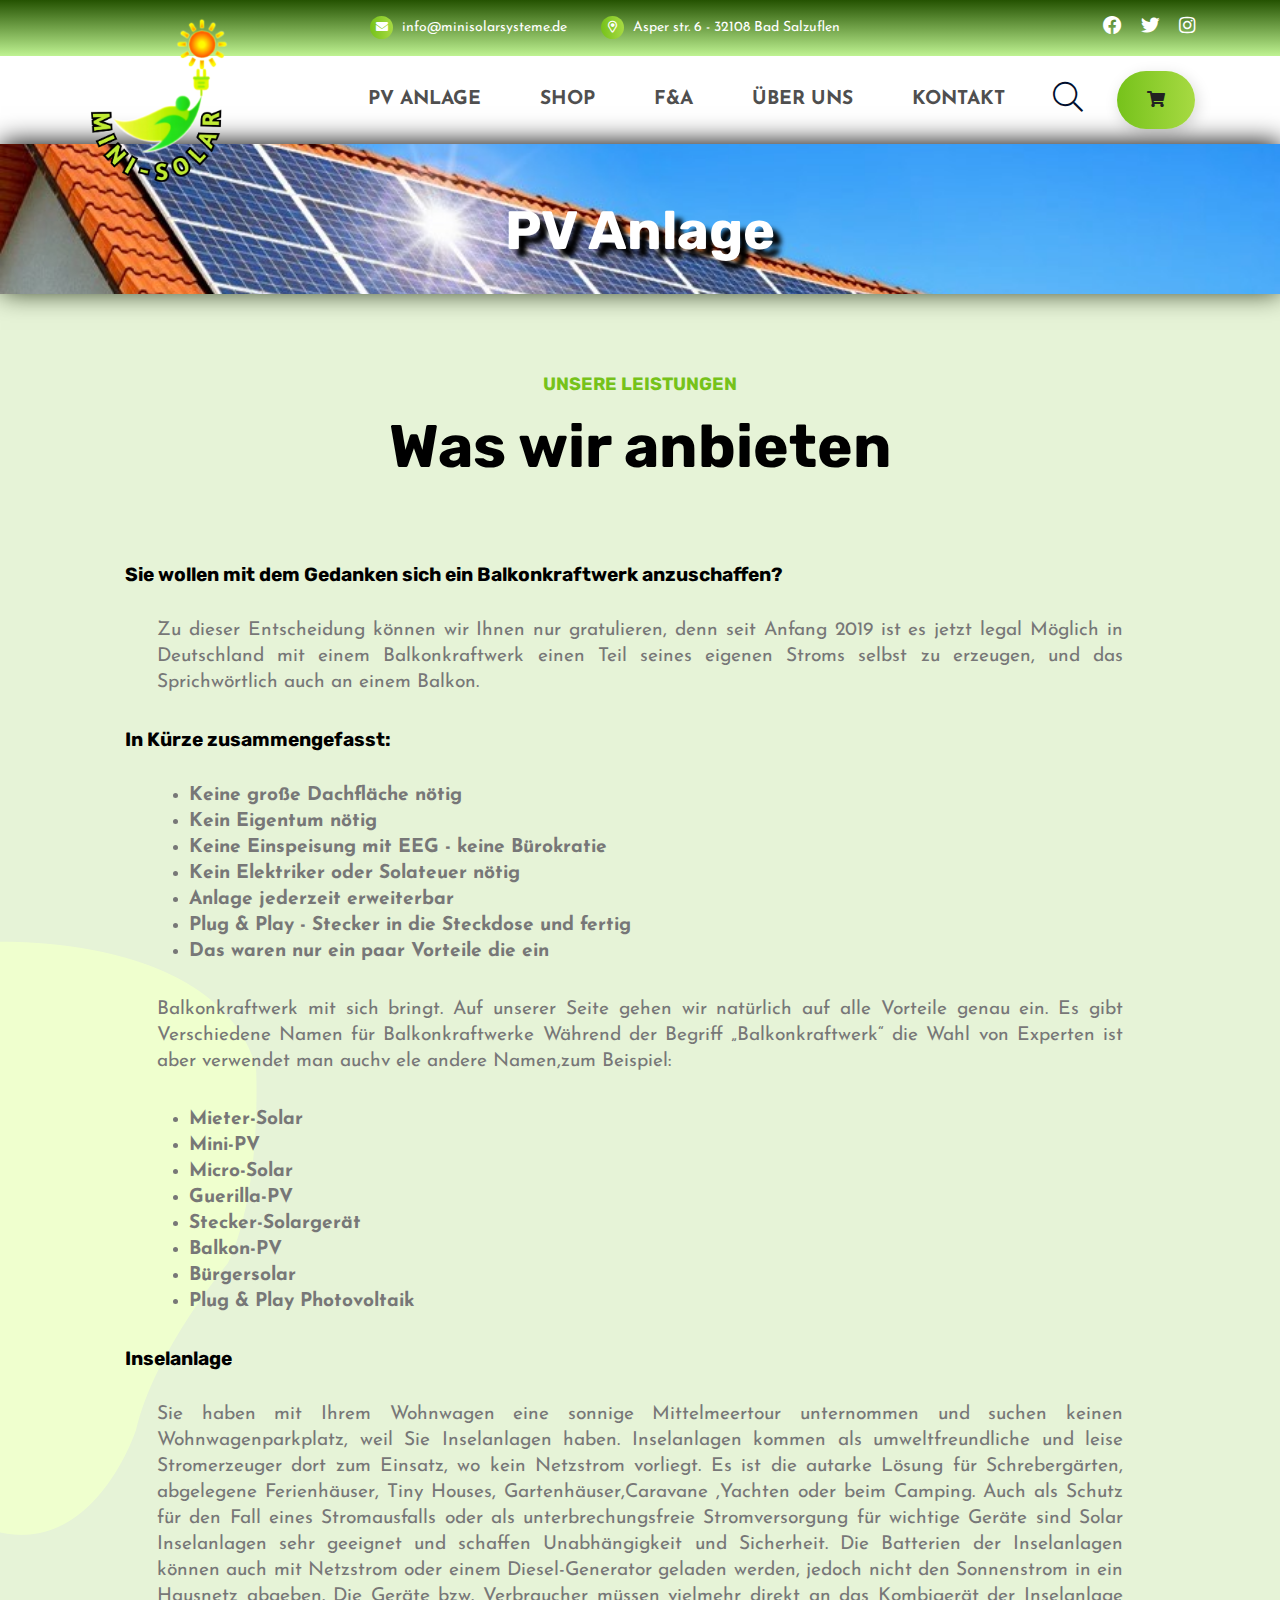
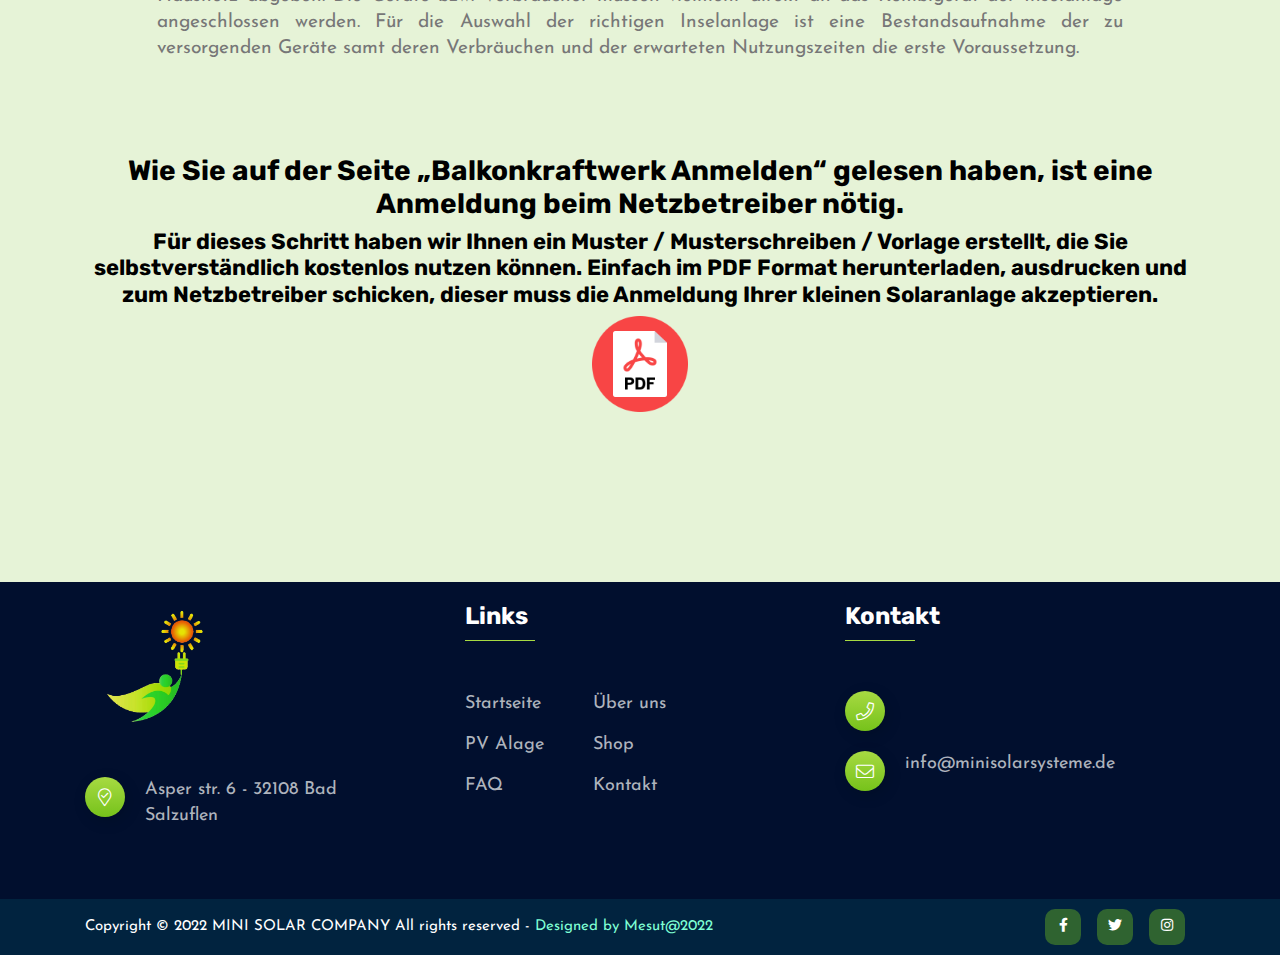
<file: services.html>
<!doctype html>
<html class="no-js" lang="zxx">

<head>
    <meta charset="utf-8">
    <meta http-equiv="x-ua-compatible" content="ie=edge">
    <title>Mini Solar-PV Anlage</title>
    <meta name="description" content="">
    <meta name="viewport" content="width=device-width, initial-scale=1">
    <link rel="shortcut icon" type="image/x-icon" href="./img/icon/fav_icon2.png">
    <!-- Place favicon.ico in the root directory -->

    <!-- CSS here -->
    <link rel="stylesheet" href="css/bootstrap.min.css">
    <link rel="stylesheet" href="css/animate.min.css">
    <link rel="stylesheet" href="css/magnific-popup.css">
    <link rel="stylesheet" href="fontawesome/css/all.min.css">
    <link rel="stylesheet" href="font-flaticon/flaticon.css">
    <link rel="stylesheet" href="css/dripicons.css">
    <link rel="stylesheet" href="css/slick.css">
    <link rel="stylesheet" href="css/meanmenu.css">
    <link rel="stylesheet" href="css/default.css">
    <link rel="stylesheet" href="css/style.css">
    <link rel="stylesheet" href="css/responsive.css">
</head>

<body>
    <!-- header -->
    <header class="header-area header-three">
        <div class="header-top second-header d-none d-md-block">
            <div class="container">
                <div class="row align-items-center justify-content-end">
                    <div class="col-lg-7 col-md-9 d-none  d-md-block">
                        <div class="header-cta">
                            <ul>
                                <li>
                                    <i class="fas fa-envelope"></i>
                                    <span id="mail1"></span>
                                </li>
                                <li>
                                    <i class="far fa-map-marker-alt"></i>
                                    <span id="adres1"></span>
                                </li>
                            </ul>
                        </div>
                    </div>
                    <div class="col-lg-2 col-md-5 d-none d-lg-block">
                        <div class="header-social text-right">
                            <span id="social_media_top"></span>
                            <!--  /social media icon redux -->
                        </div>
                    </div>
                </div>
            </div>
        </div>
        <div id="header-sticky" class="menu-area">
            <div class="container">
                <div class="second-menu">
                    <div class="row align-items-center">
                        <div class="col-xl-2 col-lg-2">
                            <div class="logo">
                                <a href="index.html"><img id="logo1" src="./img/logo/logo45.png" alt="logo"></a>
                                <!-- <h5>MINI-SOLAR</h5> -->
                            </div>
                        </div>
                        <div class="col-xl-8 col-lg-8">

                            <div class="main-menu text-right text-xl-right">
                                <nav id="mobile-menu">
                                    <ul>
                                        <li><a href="services.html">PV ANLAGE</a></li>
                                        <li><a href="shop.html">SHOP</a></li>
                                        <li><a href="faq.html">F&A</a></li>
                                        <li><a href="about.html">ÜBER UNS</a></li>
                                        <li><a href="contact.html">KONTAKT</a></li>
                                    </ul>
                                </nav>
                            </div>
                        </div>
                        <div class="col-xl-1 col-lg-1 text-center d-none d-lg-block mt-15 mb-15">
                            <a href="contact.html" class="menu-tigger"><i class="fal fa-search"></i></a>
                        </div>
                        <div class="col-xl-1 col-lg-1 text-right d-none d-lg-block mt-15 mb-15">
                            <a href="shop.html" class="btn ss-btn"><i
                                    class="fas fa-shopping-cart black-color"></i></i></a>
                        </div>
                        <div class="col-12">
                            <div class="mobile-menu"></div>
                        </div>
                    </div>
                </div>
            </div>
        </div>
    </header>
    <!-- header-end -->

    <!-- offcanvas-area -->
    <div class="offcanvas-menu">
        <span class="menu-close"><i class="fas fa-times"></i></span>
        <form>
            <input type="text"  id="search1" value="" placeholder="Google Search" />
            <button id="search_button"><i class="fa fa-search"></i></button>
        </form>


        <div id="cssmenu3" class="menu-one-page-menu-container">
            <ul id="menu-one-page-menu-2" class="menu">
                <li class="menu-item menu-item-type-custom menu-item-object-custom"><a href="index.html">Startseite</a>
                </li>
                <li class="menu-item menu-item-type-custom menu-item-object-custom"><a href="about.html">Über uns</a>
                </li>
                <li class="menu-item menu-item-type-custom menu-item-object-custom"><a href="services.html">pv anlage</a>
                </li>
               
                <li class="menu-item menu-item-type-custom menu-item-object-custom"><a href="contact.html">contact</a>
                </li>
            </ul>
        </div>

        <div id="cssmenu2" class="menu-one-page-menu-container">
            <ul id="menu-one-page-menu-1" class="menu">
                <li class="menu-item menu-item-type-custom menu-item-object-custom"><a href="#home"><span id="phone1"></span></a></li>
                <li id="mail3" class="menu-item menu-item-type-custom menu-item-object-custom"></li>
            </ul>
        </div>
    </div>
    <div class="offcanvas-overly"></div>
    <!-- offcanvas-end -->
    <!-- main-area -->
    <main>

        <!-- search-popup -->
        <div class="modal fade bs-example-modal-lg search-bg popup1" tabindex="-1" role="dialog">
            <div class="modal-dialog modal-lg" role="document">
                <div class="modal-content search-popup">
                    <div class="text-center">
                        <a href="#" class="close2" data-dismiss="modal" aria-label="Close">× close</a>
                    </div>
                    <div class="row search-outer">
                        <div class="col-md-11"><input type="text" placeholder="Search for products..." /></div>
                        <div class="col-md-1 text-right"><a href="#"><i class="fa fa-search" aria-hidden="true"></i></a>
                        </div>
                    </div>
                </div>
            </div>
        </div>
        <!-- /search-popup -->
        <!-- breadcrumb-area -->
        <section class="breadcrumb-area d-md-flex d-none align-items-center"
            style="background-image:url(./img/bg/PV_anlage_2.jpeg); background-size: cover;">
            <div class="container">
                <div class="row align-items-center">
                    <div class="col-xl-12 col-lg-12">
                        <div class="breadcrumb-wrap text-left">
                            <div class="breadcrumb-title">
                                <h1 style="display: none;">PV Anlage</h1>
                                <h2 style="display: none;">Mieter-Solar
                                    Mini-PV
                                    Micro-Solar
                                    Guerilla-PV
                                    Stecker-Solargerät
                                    Balkon-PV
                                    Bürgersolar
                                    Plug & Play Photovoltaik</h2>
                                <h2>PV Anlage</h2>
                                <div class="breadcrumb-wrap">

                                  
                                </div>
                            </div>
                        </div>
                    </div>

                </div>
            </div>
        </section>
        <!-- breadcrumb-area-end -->
        <!-- services-three-area -->
        <section id="services-08" class="services-08 pt-80 pb-120 p-relative"
            style="background: url(img/bg/aliment-left.png) no-repeat; background-position: left center;background-color: rgba(173, 214, 124, 0.301);">
            <div class="container">
                <div class="row">
                    <div class="col-lg-12">
                        <div class="section-title center-align mb-50 text-center">
                            <h5>UNSERE LEISTUNGEN</h5>
                            <h2>
                                Was wir anbieten
                            </h2>

                        </div>

                    </div>

                </div>
                <div class="col-lg-12 col-md-12">
                    <div class="services-08-item">
                        <!-- <div class="services-08-thumb">
                             <i class="flaticon flaticon-solar-panel"></i>
                            </div> -->
                        <div class="services-08-content pvanlage">
                            <h2>Sie wollen mit dem Gedanken sich ein Balkonkraftwerk
                                anzuschaffen?</h2>
                            <p>Zu dieser Entscheidung können wir Ihnen nur gratulieren, denn seit Anfang 2019 ist es
                                jetzt legal Möglich in Deutschland mit einem Balkonkraftwerk einen Teil seines eigenen
                                Stroms selbst zu erzeugen, und das Sprichwörtlich auch an einem Balkon.</p>
                            <h2>In Kürze zusammengefasst:</h2>
                            <ul>
                                <li>Keine große Dachfläche nötig</li>
                                <li>Kein Eigentum nötig</li>
                                <li>Keine Einspeisung mit EEG - keine Bürokratie</li>
                                <li>Kein Elektriker oder Solateuer nötig</li>
                                <li>Anlage jederzeit erweiterbar</li>
                                <li>Plug & Play - Stecker in die Steckdose und fertig</li>
                                <li>Das waren nur ein paar Vorteile die ein </li>
                            </ul>
                            <p>Balkonkraftwerk mit sich bringt. Auf unserer Seite gehen wir natürlich auf alle Vorteile
                                genau ein.
                                Es gibt Verschiedene Namen für Balkonkraftwerke
                                Während der Begriff „Balkonkraftwerk“ die Wahl von Experten ist aber verwendet man auchv
                                ele andere Namen,zum Beispiel:</p>
                            <ul>
                                <li>Mieter-Solar</li>
                                <li>Mini-PV</li>
                                <li>Micro-Solar</li>
                                <li>Guerilla-PV</li>
                                <li>Stecker-Solargerät</li>
                                <li>Balkon-PV</li>
                                <li>Bürgersolar</li>
                                <li>Plug & Play Photovoltaik</li>
                            </ul>
                            <h2>Inselanlage</h2>
                            <p>Sie haben mit Ihrem Wohnwagen eine sonnige Mittelmeertour unternommen und suchen keinen
                                Wohnwagenparkplatz, weil Sie Inselanlagen haben.
                                Inselanlagen kommen als umweltfreundliche und leise Stromerzeuger dort zum Einsatz, wo
                                kein Netzstrom vorliegt. Es ist die autarke Lösung für Schrebergärten, abgelegene
                                Ferienhäuser, Tiny Houses, Gartenhäuser,Caravane ,Yachten oder beim Camping. Auch als
                                Schutz für den Fall eines Stromausfalls oder als unterbrechungsfreie Stromversorgung für
                                wichtige Geräte sind Solar Inselanlagen sehr geeignet und schaffen Unabhängigkeit und
                                Sicherheit.
                                Die Batterien der Inselanlagen können auch mit Netzstrom oder einem Diesel-Generator
                                geladen werden, jedoch nicht den Sonnenstrom in ein Hausnetz abgeben. Die Geräte bzw.
                                Verbraucher müssen vielmehr direkt an das Kombigerät der Inselanlage angeschlossen
                                werden. Für die Auswahl der richtigen Inselanlage ist eine Bestandsaufnahme der zu
                                versorgenden Geräte samt deren Verbräuchen und der erwarteten Nutzungszeiten die erste
                                Voraussetzung.
                            </p>
                        </div>
                    </div>
                </div>
                <div class="row mt-30">
                    <div class="col-lg-12">
                        <div class="section-title center-align mb-50 text-center">
                            <h3>Wie Sie auf der Seite „Balkonkraftwerk Anmelden“ gelesen haben, ist eine Anmeldung beim
                                Netzbetreiber nötig.</h3>
                            <h4>
                                Für dieses Schritt haben wir Ihnen ein Muster / Musterschreiben / Vorlage erstellt, die
                                Sie selbstverständlich kostenlos nutzen können.
                                Einfach im PDF Format herunterladen, ausdrucken und zum Netzbetreiber schicken, dieser
                                muss die Anmeldung Ihrer kleinen Solaranlage akzeptieren.

                            </h4>
                            <a id="download_tag" href="#"><img style="width: 6rem;"src="./img/icon/free-pdf-icon-14.jpg" alt=""></a>

                        </div>

                    </div>

                </div>


            </div>
        </section>
        <!-- services-three-area -->





    </main>
    <!-- main-area-end -->
    <!-- footer -->
    <footer class="footer-bg footer-p">

        <div class="footer-top pb-40 pt-20">
            <div class="container">
                <div class="row justify-content-between">
                    <div class="col-xl-3 col-lg-3 col-sm-6">
                        <div class="footer-widget mb-30">
                            <div class="f-widget-title mb-45 col-8">
                                <img src="./img/logo/logo41.png" alt="img">
                            </div>
                            <!-- <div class="footer-link">
                                Aenean pulvinar laoreet tellus ut tinct. Praesent a lectus egestas, finibus enim sit
                                amet, mollis lorem. Sed a volutpat velit. Pellet habitant morbi tristique senectus et.
                            </div> -->
                            <div class="f-contact mt-30">
                                <ul>
                                    <li>
                                        <i class="icon fal fa-map-marker-check"></i>
                                        <span id="adres2"></span>
                                    </li>
                                </ul>
                            </div>
                        </div>
                    </div>
                    <div class="col-xl-3 col-lg-3 col-sm-6">
                        <div class="footer-widget mb-30">
                            <div class="f-widget-title">
                                <h2>Links</h2>
                            </div>
                            <div class="footer-link">
                                <ul>
                                    <li><a href="index.html">Startseite</a></li>
                                    <li><a href="about.html">Über uns</a></li>
                                    <li><a href="services.html"> PV Alage </a></li>
                                    <!-- <li><a href="#">Term</a></li>
                                   <li><a href="blog.html">Blog </a></li>
                                   
                                   <li><a href="#">Privercy</a></li> -->
                                    <li><a href="./shop.html">Shop</a></li>
                                    <li><a href="faq.html">FAQ</a></li>
                                    <li><a href="contact.html"> Kontakt</a></li>

                                </ul>
                            </div>
                        </div>
                    </div>
                    <div class="col-xl-4 col-lg-4 col-sm-6">

                        <div class="footer-widget mb-30">
                            <div class="f-widget-title">
                                <h2>Kontakt</h2>
                            </div>
                            <div class="f-contact">
                                <ul>
                                    <li>
                                        <i class="icon fal fa-phone"></i>
                                        <span id="phone2"></span>
                                    </li>
                                    <li><i class="icon fal fa-envelope"></i>
                                        <span id="mail2">
                                                                                     
                                        </span>
                                    </li>


                                </ul>

                            </div>
                        </div>
                    </div>

                </div>
            </div>
        </div>
        <div class="copyright-wrap">
            <div class="container">
                <div class="row align-items-center">
                    <div class="col-lg-6">
                        Copyright © 2021 Capatel All rights reserved.
                    </div>
                    <div class="col-lg-6 text-right text-xl-right">
                        <ul>
                            <!-- <li><a href="#">Privercy</a></li>
                               <li><a href="#">Term &amp; Conditions</a></li>
                               <li><a href="#">Legal</a></li> -->
                            <li> <span class="footer-social" id="social_media_bottom">
                                  
                                </span></li>
                        </ul>
                    </div>

                </div>
            </div>
        </div>
    </footer>
    <!-- footer-end -->

    <!-- JS here -->
    <script src="js/vendor/modernizr-3.5.0.min.js"></script>
    <script src="js/vendor/jquery-3.6.0.min.js"></script>
    <script src="js/popper.min.js"></script>
    <script src="js/bootstrap.min.js"></script>
    <script src="js/slick.min.js"></script>
    <script src="js/ajax-form.js"></script>
    <script src="js/paroller.js"></script>
    <script src="js/wow.min.js"></script>
    <script src="js/js_isotope.pkgd.min.js"></script>
    <script src="js/imagesloaded.min.js"></script>
    <script src="js/parallax.min.js"></script>
    <script src="js/jquery.waypoints.min.js"></script>
    <script src="js/jquery.counterup.min.js"></script>
    <script src="js/jquery.scrollUp.min.js"></script>
    <script src="js/jquery.meanmenu.min.js"></script>
    <script src="js/parallax-scroll.js"></script>
    <script src="js/jquery.magnific-popup.min.js"></script>
    <script src="js/element-in-view.js"></script>
    <script src="js/main.js"></script>
    <script type="module"src="js/header_footer.js"></script>
    <script type="module" src="js/services.js"></script>
</body>

</html>
</file>
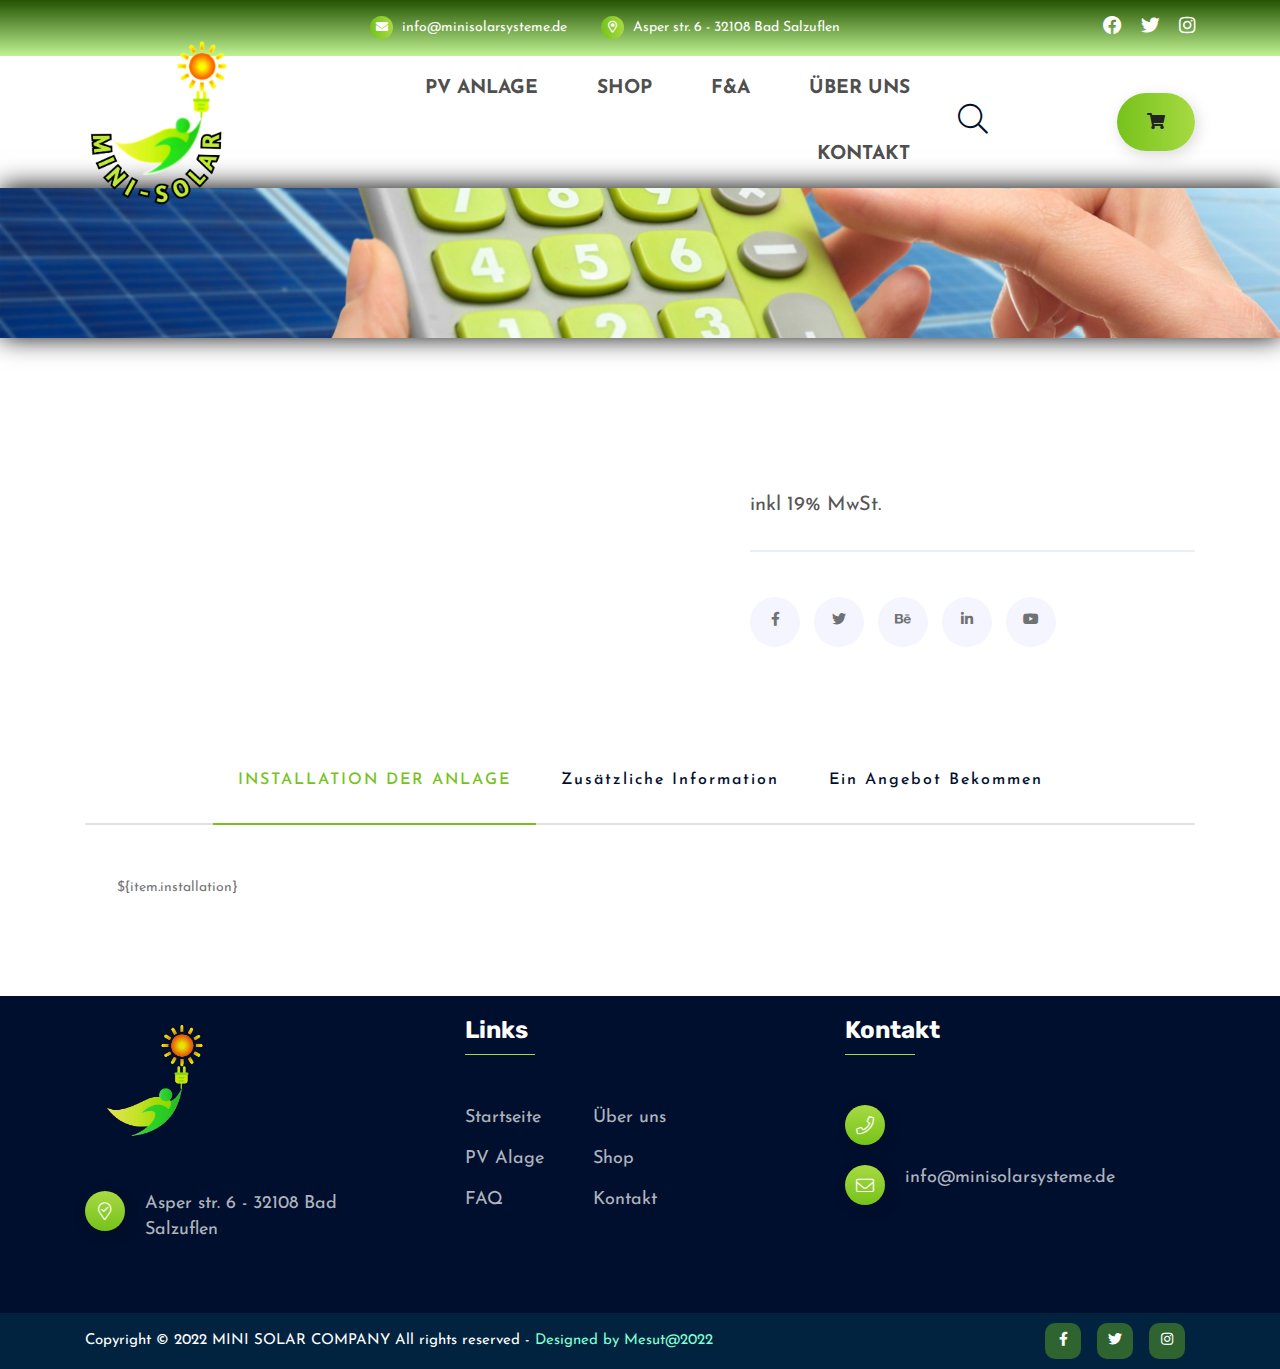
<file: shop-details.html>
<!doctype html>
<html class="no-js" lang="zxx">

<head>
    <meta charset="utf-8">
    <meta http-equiv="x-ua-compatible" content="ie=edge">
    <title>Mini Solar Shop</title>
    <meta name="description" content="">
    <meta name="viewport" content="width=device-width, initial-scale=1">
    <link rel="shortcut icon" type="image/x-icon" href="./img/icon/fav_icon2.png">
    <!-- Place favicon.ico in the root directory -->

    <!-- CSS here -->
    <link rel="stylesheet" href="css/bootstrap.min.css">
    <link rel="stylesheet" href="css/animate.min.css">
    <link rel="stylesheet" href="css/magnific-popup.css">
    <link rel="stylesheet" href="fontawesome/css/all.min.css">
    <link rel="stylesheet" href="font-flaticon/flaticon.css">
    <link rel="stylesheet" href="css/dripicons.css">
    <link rel="stylesheet" href="css/slick.css">
    <link rel="stylesheet" href="css/meanmenu.css">
    <link rel="stylesheet" href="css/default.css">
    <link rel="stylesheet" href="css/style.css">
    <link rel="stylesheet" href="css/responsive.css">
</head>

<body>
    <!-- header -->
    <header class="header-area header-three">
        <div class="header-top second-header d-none d-md-block">
            <div class="container">
                <div class="row align-items-center justify-content-end">
                    <div class="col-lg-6 col-md-8 d-none  d-md-block">
                        <div class="header-cta">
                            <ul>
                                <li>
                                    <i class="fas fa-envelope"></i>

                                    <span id="mail1"></span>
                                </li>
                                <li>
                                    <i class="far fa-map-marker-alt"></i>
                                    <span id="adres1"></span>
                                </li>
                            </ul>
                        </div>
                    </div>
                    <div class="col-lg-3 col-md-6 d-none d-lg-block">
                        <div class="header-social text-right">
                            <span id="social_media_top">
                              
                            </span>
                            <!--  /social media icon redux -->
                        </div>
                    </div>

                </div>
            </div>
        </div>
        <div id="header-sticky" class="menu-area">
            <div class="container" >
                <div class="second-menu" >
                    <div class="row align-items-center">
                        <div class="col-xl-2 col-lg-2">
                            <div class="logo">
                                <a href="index.html"><img id="logo1" src="./img/logo/logo45.png" alt="logo"></a>
                                <!-- <h5>MINI-SOLAR</h5> -->
                            </div>
                        </div>
                        <div class="col-xl-7 col-lg-7">

                            <div class="main-menu text-right text-xl-right">
                                <nav id="mobile-menu">
                                    <ul>
                                        
                                        <li><a href="services.html">PV ANLAGE</a></li>
                                        <li><a href="shop.html">SHOP</a></li>
                                        <li><a href="faq.html">F&A</a></li>
                                        <li><a href="about.html">ÜBER UNS</a></li>
                                        <li><a href="contact.html">KONTAKT</a></li>


                                    </ul>
                                </nav>
                            </div>
                        </div>
                        <div class="col-xl-1 col-lg-1 text-center d-none d-lg-block mt-15 mb-15">
                            <a href="contact.html" class="menu-tigger"><i class="fal fa-search"></i></a>
                        </div>
                        <div class="col-xl-2 col-lg-2 text-right d-none d-lg-block mt-15 mb-15">
                            <a href="shop.html" class="btn ss-btn"><i
                                class="fas fa-shopping-cart black-color"></i></i></a>
                        </div>


                        <div class="col-12">
                            <div class="mobile-menu"></div>
                        </div>
                    </div>
                </div>
            </div>
        </div>
    </header>
    <!-- header-end -->

    <!-- offcanvas-area -->
    <div class="offcanvas-menu">
        <span class="menu-close"><i class="fas fa-times"></i></span>
        <form>
            <input type="text"  id="search1" value="" placeholder="Google Search" />
            <button id="search_button"><i class="fa fa-search"></i></button>
        </form>


        <div id="cssmenu3" class="menu-one-page-menu-container">
            <ul id="menu-one-page-menu-2" class="menu">
                <li class="menu-item menu-item-type-custom menu-item-object-custom"><a href="index.html">Startseite</a>
                </li>
                <li class="menu-item menu-item-type-custom menu-item-object-custom"><a href="about.html">Über uns</a>
                </li>
                <li class="menu-item menu-item-type-custom menu-item-object-custom"><a href="services.html">pv anlage</a>
                </li>
               
                <li class="menu-item menu-item-type-custom menu-item-object-custom"><a href="contact.html">contact</a>
                </li>
            </ul>
        </div>

        <div id="cssmenu2" class="menu-one-page-menu-container">
            <ul id="menu-one-page-menu-1" class="menu">
                <li class="menu-item menu-item-type-custom menu-item-object-custom"><a href="#home"><span id="phone1"></span></a></li>
                <li id="mail3" class="menu-item menu-item-type-custom menu-item-object-custom"></li>
            </ul>
        </div>
    </div>
    <div class="offcanvas-overly"></div>
    <!-- offcanvas-end -->
    <!-- main-area -->
    <main id="main">

        <!-- search-popup -->
        <div class="modal fade bs-example-modal-lg search-bg popup1" tabindex="-1" role="dialog">
            <div class="modal-dialog modal-lg" role="document">
                <div class="modal-content search-popup">
                    <div class="text-center">
                        <a href="#" class="close2" data-dismiss="modal" aria-label="Close" >× close</a>
                    </div>
                    <div class="row search-outer">
                        <div class="col-md-11"><input type="text" placeholder="Search for products..." /></div>
                        <div class="col-md-1 text-right"><a href="#"><i class="fa fa-search" aria-hidden="true"></i></a>
                        </div>
                    </div>
                </div>
            </div>
        </div>
        <!-- /search-popup -->
        <!-- breadcrumb-area -->
        <section class="breadcrumb-area d-md-flex d-none align-items-center"
            style="background-image:url(./img/shop/hesap_makinesi.jpeg); background-size: cover;">
            <div class="container">
                <div class="row align-items-center">
                    <div class="col-xl-12 col-lg-12">
                        <div class="breadcrumb-wrap text-left">
                            <div class="breadcrumb-title">
                                <!-- <h2>Shop Details</h2>     -->
                                <div class="breadcrumb-wrap">

                                </div>
                            </div>
                        </div>
                    </div>

                </div>
            </div>
        </section>
        <!-- breadcrumb-area-end -->


        <!-- shop-banner-area start -->
        <section class="shop-banner-area pt-120 pb-90 " data-animation="fadeInUp animated" data-delay=".2s">
            <div class="container">
                <div class="row">
                    <div class="col-xl-7">
                        <div class="shop-thumb-tab mb-30">
                            <ul class="nav" id="myTab2" role="tablist">
                                <li class="nav-item">
                                    <a class="nav-link active" id="home-tab" data-toggle="tab" href="#home" role="tab"
                                        aria-selected="true"> </a>
                                </li>
                                <li class="nav-item">
                                    <a class="nav-link" id="profile-tab" data-toggle="tab" href="#profile" role="tab"
                                        aria-selected="false"></a>
                                </li>
                                <li class="nav-item">
                                    <a class="nav-link" id="profile-tab2" data-toggle="tab" href="#profile1" role="tab"
                                        aria-selected="false"></a>
                                </li>
                            </ul>
                        </div>
                        <div class="product-details-img mb-30">
                            <div class="tab-content" id="myTabContent2">
                                <div class="tab-pane fade show active" id="home" role="tabpanel">
                                    
                                </div>
                                <div class="tab-pane fade" id="profile" role="tabpanel">
                                   
                                </div>
                                <div class="tab-pane fade" id="profile1" role="tabpanel">
                                   
                                </div>
                            </div>
                        </div>
                    </div>
                    <div class="col-xl-5">
                        <div class="product-details mb-30">
                            <div class="product-details-title">
                                <h3 id="title1"></h3>
                                <h5 id="title2"></h5>
                                <div class="price details-price pb-30 mb-20">
                                    <span id="price1"></span>
                                    <span class="old-price" id="price2"></span>
                                    <div>
                                        <span style="color: rgb(88, 86, 86);">inkl 19% MwSt.</span>
                                    </div>
                                </div>
                                
                            </div>
                            <p id="content"></p>
                            <div class="product-cat mt-30 mb-30">
                                <span id="category"></span>
                            </div>
                            <div class="product-details-action">
                              
                            </div>
                            <div class="product-social mt-45">
                                <a href="#"><i class="fab fa-facebook-f"></i></a>
                                <a href="#"><i class="fab fa-twitter"></i></a>
                                <a href="#"><i class="fab fa-behance"></i></a>
                                <a href="#"><i class="fab fa-linkedin-in"></i></a>
                                <a href="#"><i class="fab fa-youtube"></i></a>
                            </div>
                        </div>
                    </div>
                </div>
            </div>
        </section>
        <!-- shop-banner-area end -->
        <!-- product-desc-area start -->
        <section class="product-desc-area pb-55">
            <div class="container">
                <div class="row">
                    <div class="col-12">
                        <div class="bakix-details-tab">
                            <ul class="nav text-center justify-content-center pb-30 mb-50" id="myTab" role="tablist">
                                <li class="nav-item">
                                    <a class="nav-link active" id="desc-tab" data-toggle="tab" href="#id-desc"
                                        role="tab" aria-controls="home" aria-selected="true">INSTALLATION DER ANLAGE
                                    </a>
                                </li>
                                <li class="nav-item">
                                    <a class="nav-link" id="id-add-in" data-toggle="tab" href="#id-add" role="tab"
                                        aria-controls="profile" aria-selected="false">Zusätzliche Information</a>
                                </li>
                                <li class="nav-item">
                                    <a class="nav-link" id="id-r" data-toggle="tab" href="#id-rev" role="tab"
                                        aria-controls="profile" aria-selected="false">Ein Angebot bekommen</a>
                                </li>
                            </ul>
                        </div>
                        <div class="tab-content" id="myTabContent">
                            <div class="tab-pane fade show active" id="id-desc" role="tabpanel"
                                aria-labelledby="desc-tab">
                                <div class="event-text mb-40">
                                    <p id="installation">${item.installation}</p>
                                </div>
                            </div>
                            <div class="tab-pane fade" id="id-add" role="tabpanel" aria-labelledby="id-add-in">
                                <div class="additional-info">
                                    <div class="table-responsive">
                                        <h4>Zusätzliche Information</h4>
                                        <p id="dimensions">${item.dimensions}</p>
                                    </div>
                                </div>
                            </div>
                            <div class="tab-pane fade" id="id-rev" role="tabpanel" aria-labelledby="id-r">
                                <div class="contact-bg02 text-center">
                                    <div class="section-title  mb-50">
                                        <a href="./contact.html">ein Angebot bekommen</a>

                                    </div>



                                </div>
                            </div>
                        </div>
                    </div>
                </div>
            </div>
        </section>
        <!-- product-desc-area end -->

    </main>
    <!-- main-area-end -->
    <!-- footer -->
    <footer class="footer-bg footer-p">

        <div class="footer-top pb-40 pt-20">
            <div class="container">
                <div class="row justify-content-between">
                    <div class="col-xl-3 col-lg-3 col-sm-6">
                        <div class="footer-widget mb-30">
                            <div class="f-widget-title mb-45 col-8">
                                <img src="./img/logo/logo41.png" alt="img">
                            </div>
                            <!-- <div class="footer-link">
                                Aenean pulvinar laoreet tellus ut tinct. Praesent a lectus egestas, finibus enim sit
                                amet, mollis lorem. Sed a volutpat velit. Pellet habitant morbi tristique senectus et.
                            </div> -->
                            <div class="f-contact mt-30">
                                <ul>
                                    <li>
                                        <i class="icon fal fa-map-marker-check"></i>
                                        <span id="adres2"></span>
                                    </li>
                                </ul>
                            </div>
                        </div>
                    </div>
                    <div class="col-xl-3 col-lg-3 col-sm-6">
                        <div class="footer-widget mb-30">
                            <div class="f-widget-title">
                                <h2>Links</h2>
                            </div>
                            <div class="footer-link">
                                <ul>
                                    <li><a href="index.html">Startseite</a></li>
                                    <li><a href="about.html">Über uns</a></li>
                                    <li><a href="services.html"> PV Alage </a></li>
                                    <!-- <li><a href="#">Term</a></li>
                                   <li><a href="blog.html">Blog </a></li>
                                   
                                   <li><a href="#">Privercy</a></li> -->
                                    <li><a href="./shop.html">Shop</a></li>
                                    <li><a href="faq.html">FAQ</a></li>
                                    <li><a href="contact.html"> Kontakt</a></li>

                                </ul>
                            </div>
                        </div>
                    </div>
                    <div class="col-xl-4 col-lg-4 col-sm-6">

                        <div class="footer-widget mb-30">
                            <div class="f-widget-title">
                                <h2>Kontakt</h2>
                            </div>
                            <div class="f-contact">
                                <ul>
                                    <li>
                                        <i class="icon fal fa-phone"></i>
                                        <span id="phone2"></span>
                                    </li>
                                    <li><i class="icon fal fa-envelope"></i>
                                        <span id="mail2">
                                                                                     
                                        </span>
                                    </li>


                                </ul>

                            </div>
                        </div>
                    </div>

                </div>
            </div>
        </div>
        <div class="copyright-wrap">
            <div class="container">
                <div class="row align-items-center">
                    <div class="col-lg-6">
                        Copyright © 2021 Capatel All rights reserved.
                    </div>
                    <div class="col-lg-6 text-right text-xl-right">
                        <ul>
                            <!-- <li><a href="#">Privercy</a></li>
                               <li><a href="#">Term &amp; Conditions</a></li>
                               <li><a href="#">Legal</a></li> -->
                            <li> <span class="footer-social" id="social_media_bottom">
                                  
                                </span></li>
                        </ul>
                    </div>

                </div>
            </div>
        </div>
    </footer>
    <!-- footer-end -->



    <!-- JS here -->
    <script src="js/vendor/modernizr-3.5.0.min.js"></script>
    <script src="js/vendor/jquery-3.6.0.min.js"></script>
    <script src="js/popper.min.js"></script>
    <script src="js/bootstrap.min.js"></script>
    <script src="js/slick.min.js"></script>
    <script src="js/ajax-form.js"></script>
    <script src="js/paroller.js"></script>
    <script src="js/wow.min.js"></script>
    <script src="js/js_isotope.pkgd.min.js"></script>
    <script src="js/imagesloaded.min.js"></script>
    <script src="js/parallax.min.js"></script>
    <script src="js/jquery.waypoints.min.js"></script>
    <script src="js/jquery.counterup.min.js"></script>
    <script src="js/jquery.scrollUp.min.js"></script>
    <script src="js/jquery.meanmenu.min.js"></script>
    <script src="js/parallax-scroll.js"></script>
    <script src="js/jquery.magnific-popup.min.js"></script>
    <script src="js/element-in-view.js"></script>
    <script src="js/main.js"></script>
    <script type="module" src="js/shop_details.js"></script>
    <script type="module" src="js/header_footer.js"></script>
</body>

</html>
</file>
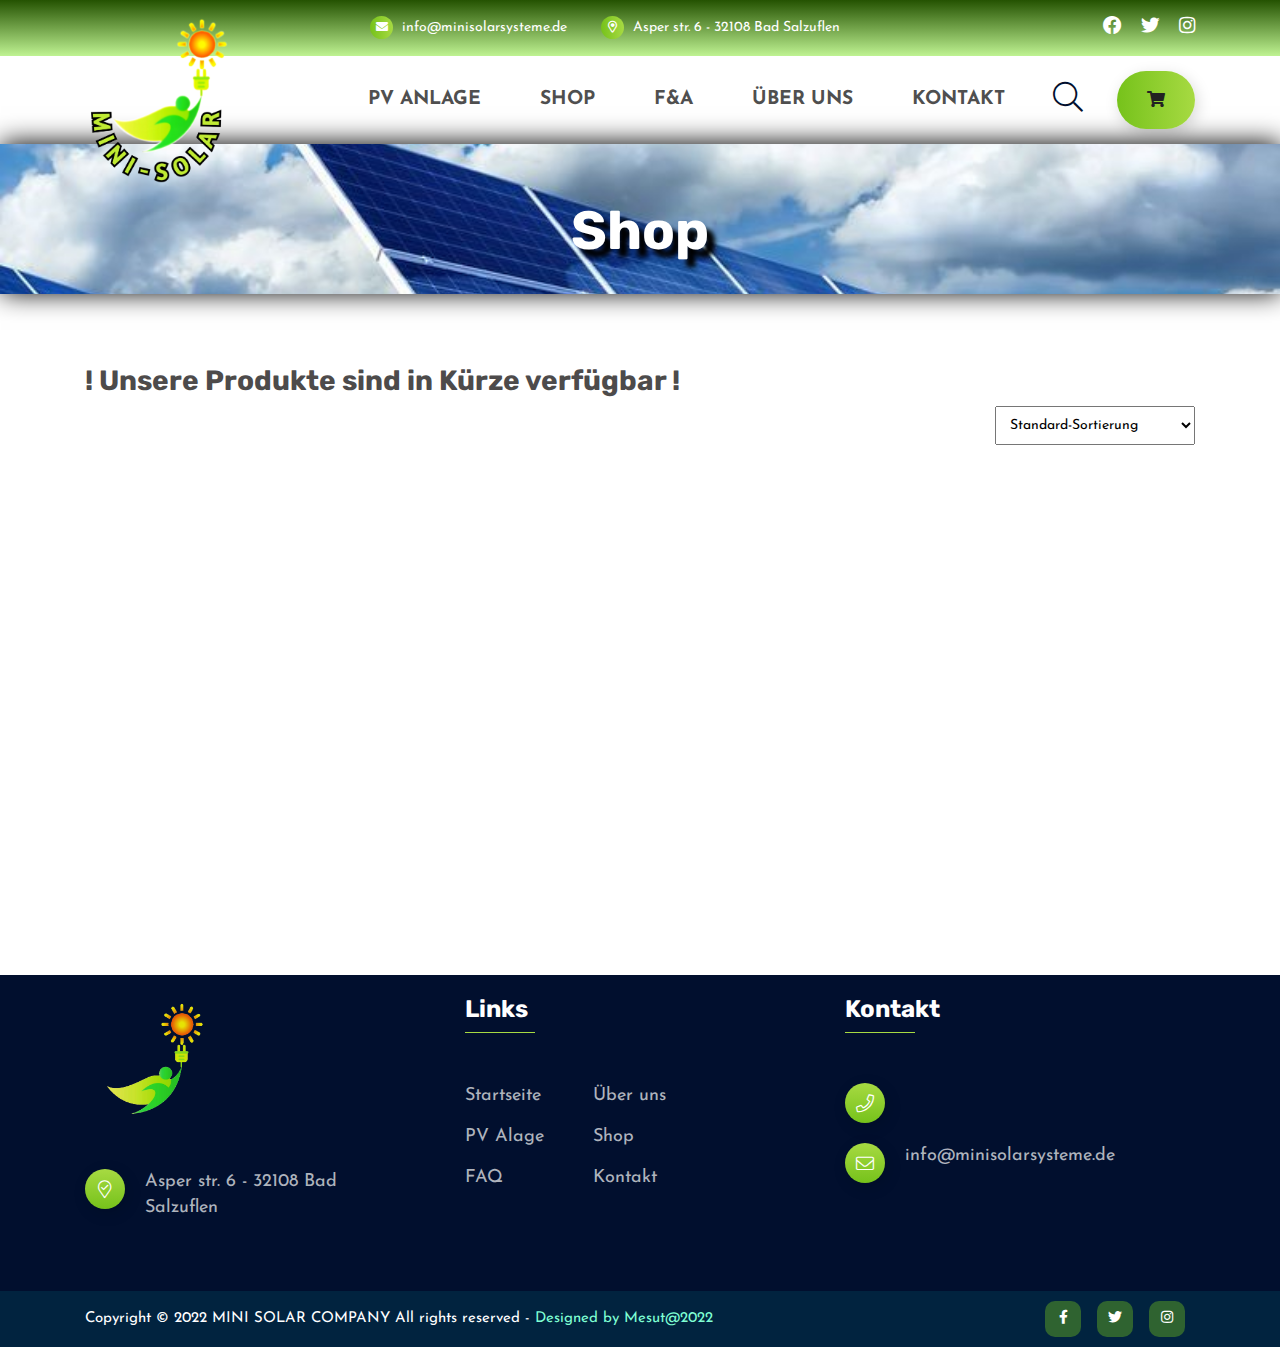
<file: shop.html>
<!doctype html>
<html class="no-js" lang="zxx">

<head>
    <meta charset="utf-8">
    <meta http-equiv="x-ua-compatible" content="ie=edge">
    <title>Mini Solar Shop</title>
    <meta name="description" content="">
    <meta name="viewport" content="width=device-width, initial-scale=1">
    <link rel="shortcut icon" type="image/x-icon" href="./img/icon/fav_icon2.png">
    <!-- Place favicon.ico in the root directory -->

    <!-- CSS here -->
    <link rel="stylesheet" href="css/bootstrap.min.css">
    <link rel="stylesheet" href="css/animate.min.css">
    <link rel="stylesheet" href="css/magnific-popup.css">
    <link rel="stylesheet" href="fontawesome/css/all.min.css">
    <link rel="stylesheet" href="font-flaticon/flaticon.css">
    <link rel="stylesheet" href="css/dripicons.css">
    <link rel="stylesheet" href="css/slick.css">
    <link rel="stylesheet" href="css/meanmenu.css">
    <link rel="stylesheet" href="css/default.css">
    <link rel="stylesheet" href="css/style.css">
    <link rel="stylesheet" href="css/responsive.css">
</head>

<body>
    <!-- header -->
    <h1 style="display:none ;">mini solar anlage panel solarenergie</h1>
    <h2 style="display: none;">Photovoltaik Anlage Gartenkraftwerk Balkon Kraftwerk Hoymiles DACHHAKEN MITTELKEMME</h2>
    <header class="header-area header-three">
        <div class="header-top second-header d-none d-md-block">
            <div class="container">
                <div class="row align-items-center justify-content-end">
                    <div class="col-lg-7 col-md-9 d-none  d-md-block">
                        <div class="header-cta">
                            <ul>
                                <li>
                                    <i class="fas fa-envelope"></i>
                                    <span id="mail1"></span>
                                </li>
                                <li>
                                    <i class="far fa-map-marker-alt"></i>
                                    <span id="adres1"></span>
                                </li>
                            </ul>
                        </div>
                    </div>
                    <div class="col-lg-2 col-md-5 d-none d-lg-block">
                        <div class="header-social text-right">
                            <span id="social_media_top"></span>
                            <!--  /social media icon redux -->
                        </div>
                    </div>
                </div>
            </div>
        </div>
        <div id="header-sticky" class="menu-area">
            <div class="container">
                <div class="second-menu">
                    <div class="row align-items-center">
                        <div class="col-xl-2 col-lg-2">
                            <div class="logo">
                                <a href="index.html"><img id="logo1" src="./img/logo/logo45.png" alt="logo"></a>
                                <!-- <h5>MINI-SOLAR</h5> -->
                            </div>
                        </div>
                        <div class="col-xl-8 col-lg-8">

                            <div class="main-menu text-right text-xl-right">
                                <nav id="mobile-menu">
                                    <ul>
                                        <li><a href="services.html">PV ANLAGE</a></li>
                                        <li><a href="shop.html">SHOP</a></li>
                                        <li><a href="faq.html">F&A</a></li>
                                        <li><a href="about.html">ÜBER UNS</a></li>
                                        <li><a href="contact.html">KONTAKT</a></li>
                                    </ul>
                                </nav>
                            </div>
                        </div>
                        <div class="col-xl-1 col-lg-1 text-center d-none d-lg-block mt-15 mb-15">
                            <a href="contact.html" class="menu-tigger"><i class="fal fa-search"></i></a>
                        </div>
                        <div class="col-xl-1 col-lg-1 text-right d-none d-lg-block mt-15 mb-15">
                            <a href="shop.html" class="btn ss-btn"><i
                                    class="fas fa-shopping-cart black-color"></i></i></a>
                        </div>
                        <div class="col-12">
                            <div class="mobile-menu"></div>
                        </div>
                    </div>
                </div>
            </div>
        </div>
    </header>
    <!-- header-end -->
    <!-- offcanvas-area -->
    <div class="offcanvas-menu">
        <span class="menu-close"><i class="fas fa-times"></i></span>
        <form>
            <input type="text"  id="search1" value="" placeholder="Google Search" />
            <button id="search_button"><i class="fa fa-search"></i></button>
        </form>


        <div id="cssmenu3" class="menu-one-page-menu-container">
            <ul id="menu-one-page-menu-2" class="menu">
                <li class="menu-item menu-item-type-custom menu-item-object-custom"><a href="index.html">Startseite</a>
                </li>
                <li class="menu-item menu-item-type-custom menu-item-object-custom"><a href="about.html">Über uns</a>
                </li>
                <li class="menu-item menu-item-type-custom menu-item-object-custom"><a href="services.html">pv anlage</a>
                </li>

                <li class="menu-item menu-item-type-custom menu-item-object-custom"><a href="contact.html">contact</a>
                </li>
            </ul>
        </div>

        <div id="cssmenu2" class="menu-one-page-menu-container">
            <ul id="menu-one-page-menu-1" class="menu">
                <li class="menu-item menu-item-type-custom menu-item-object-custom"><a href="#home"><span
                            id="phone1"></span></a></li>
                <li id="mail3" class="menu-item menu-item-type-custom menu-item-object-custom"></li>
            </ul>
        </div>
    </div>
    <div class="offcanvas-overly"></div>
    <!-- offcanvas-end -->
    <!-- main-area -->
    <main>

        <!-- search-popup -->
        <div class="modal fade bs-example-modal-lg search-bg popup1" tabindex="-1" role="dialog">
            <div class="modal-dialog modal-lg" role="document">
                <div class="modal-content search-popup">
                    <div class="text-center">
                        <a href="#" class="close2" data-dismiss="modal" aria-label="Close">× close</a>
                    </div>
                    <div class="row search-outer">
                        <div class="col-md-11"><input type="text" placeholder="Search for products..." /></div>
                        <div class="col-md-1 text-right"><a href="#"><i class="fa fa-search" aria-hidden="true"></i></a>
                        </div>
                    </div>
                </div>
            </div>
        </div>
        <!-- /search-popup -->
        <!-- breadcrumb-area -->
        <section class="breadcrumb-area align-items-center d-md-flex d-none "
            style="background-image:url(./img/bg/shop1.jpeg);">
            <div class="container">
                <div class="row align-items-center">
                    <div class="col-xl-12 col-lg-12">
                        <div class="breadcrumb-wrap text-left">
                            <div class="breadcrumb-title">
                                <h2>Shop</h2>
                                <!-- <div class="breadcrumb-wrap">
                              
                             </div> -->
                            </div>
                        </div>
                    </div>

                </div>
            </div>
        </section>
        <!-- breadcrumb-area-end -->

        <!-- shop-area -->
        <section class="shop-area pt-70 pb-80 p-relative " data-animation="fadeInUp animated" data-delay=".2s">
            
            <div class="container">
                <h3 style="color: rgb(77, 75, 75);"> ! Unsere Produkte sind in Kürze verfügbar !</h3>
                <div class="row">
                    <div class="col-lg-6 col-sm-6">
                        <h6 id="product_count" class="mt-20 mb-30"></h6>
                    </div>
                    <div class="col-lg-6 col-sm-6 text-right">

                        <select name="orderby" class="orderby" id="selectSection" aria-label="Shop order">
                            <option value="price1" selected="selected">Standard-Sortierung</option>
                            <option value="popularity">Nach Popularty sortieren</option>
                            <!-- <option value="rating">Sort by average rating</option> -->
                            <!-- <option value="date">Sort by latest</option> -->
                            <option value="price1">Preis: niedrig bis hoch</option>
                            <option value="price1">Preis: hoch bis niedrig</option>
                        </select>

                    </div>
                </div>
                <div class="row align-items-center" id="shopForm">
                    <!-- <div class="col-lg-4 col-md-6">
                        <div class="product mb-40">
                            <div class="product__img">
                                <a href="shop-details.html"><img src="./img/shop/1.ürün/1.jpeg" alt=""></a>
                                <div class="product-action text-center">

                                    <a href="shop-details.html">Add Cart</a>

                                </div>
                            </div>
                            <div class="product__content text-center pt-30">
                                <span class="pro-cat"><a href="#">Chair</a></span>
                                <h4 class="pro-title"><a href="shop-details.html">Solar-PV 760 Balkonkraftwerke </a>
                                </h4>
                                <div class="price">
                                    <span>$95.00</span>
                                    <span class="old-price">$120.00</span>
                                </div>
                            </div>
                        </div>
                    </div> -->


                </div>
                <!-- <div class="row">
                    <div class="col-12">
                        <div class="pagination-wrap mt-50 text-center">
                            <nav>
                                <ul class="pagination">
                                    <li class="page-item"><a href="#"><i class="fas fa-angle-double-left"></i></a></li>
                                    <li class="page-item active"><a href="#">1</a></li>
                                    <li class="page-item"><a href="#">2</a></li>
                                    <li class="page-item"><a href="#">3</a></li>
                                    <li class="page-item"><a href="#">...</a></li>
                                    <li class="page-item"><a href="#">10</a></li>
                                    <li class="page-item"><a href="#"><i class="fas fa-angle-double-right"></i></a></li>
                                </ul>
                            </nav>
                        </div>
                    </div>
                    <div></div>
                </div> -->
            </div>
        </section>
        <!-- shop-area-end -->

    </main>
    <!-- footer -->
    <footer class="footer-bg footer-p">
        <div class="footer-top pb-40 pt-20">
            <div class="container">
                <div class="row justify-content-between">
                    <div class="col-xl-3 col-lg-3 col-sm-6">
                        <div class="footer-widget mb-30">
                            <div class="f-widget-title mb-45 col-8">
                                <img src="./img/logo/logo41.png" alt="img">
                            </div>
                            <div class="f-contact mt-30">
                                <ul>
                                    <li>
                                        <i class="icon fal fa-map-marker-check"></i>
                                        <span id="adres2"></span>
                                    </li>
                                </ul>
                            </div>
                        </div>
                    </div>
                    <div class="col-xl-3 col-lg-3 col-sm-6">
                        <div class="footer-widget mb-30">
                            <div class="f-widget-title">
                                <h2>Links</h2>
                            </div>
                            <div class="footer-link">
                                <ul>
                                    <li><a href="index.html">Startseite</a></li>
                                    <li><a href="about.html">Über uns</a></li>
                                    <li><a href="services.html"> PV Alage </a></li>
                                    <li><a href="./shop.html">Shop</a></li>
                                    <li><a href="faq.html">FAQ</a></li>
                                    <li><a href="contact.html"> Kontakt</a></li>
                                </ul>
                            </div>
                        </div>
                    </div>
                    <div class="col-xl-4 col-lg-4 col-sm-6">
                        <div class="footer-widget mb-30">
                            <div class="f-widget-title">
                                <h2>Kontakt</h2>
                            </div>
                            <div class="f-contact">
                                <ul>
                                    <li>
                                        <i class="icon fal fa-phone"></i>
                                        <span id="phone2"></span>
                                    </li>
                                    <li><i class="icon fal fa-envelope"></i>
                                        <span id="mail2">

                                        </span>
                                    </li>
                                </ul>
                            </div>
                        </div>
                    </div>
                </div>
            </div>
        </div>
        <div class="copyright-wrap">
            <div class="container">
                <div class="row align-items-center">
                    <div class="col-lg-6">
                        Copyright © 2021 Capatel All rights reserved.
                    </div>
                    <div class="col-lg-6 text-right text-xl-right">
                        <ul>
                            <li> <span class="footer-social" id="social_media_bottom">

                                </span></li>
                        </ul>
                    </div>

                </div>
            </div>
        </div>
    </footer>
    <!-- footer-end -->



    <!-- JS here -->
    <script src="js/vendor/modernizr-3.5.0.min.js"></script>
    <script src="js/vendor/jquery-3.6.0.min.js"></script>
    <script src="js/popper.min.js"></script>
    <script src="js/bootstrap.min.js"></script>
    <script src="js/slick.min.js"></script>
    <script src="js/ajax-form.js"></script>
    <script src="js/paroller.js"></script>
    <script src="js/wow.min.js"></script>
    <script src="js/js_isotope.pkgd.min.js"></script>
    <script src="js/imagesloaded.min.js"></script>
    <script src="js/parallax.min.js"></script>
    <script src="js/jquery.waypoints.min.js"></script>
    <script src="js/jquery.counterup.min.js"></script>
    <script src="js/jquery.scrollUp.min.js"></script>
    <script src="js/jquery.meanmenu.min.js"></script>
    <script src="js/parallax-scroll.js"></script>
    <script src="js/jquery.magnific-popup.min.js"></script>
    <script src="js/element-in-view.js"></script>
    <script src="js/main.js"></script>
    <script type="module" src="js/shop.js"></script>
    <script type="module" src="js/header_footer.js"></script>
</body>

</html>
</file>
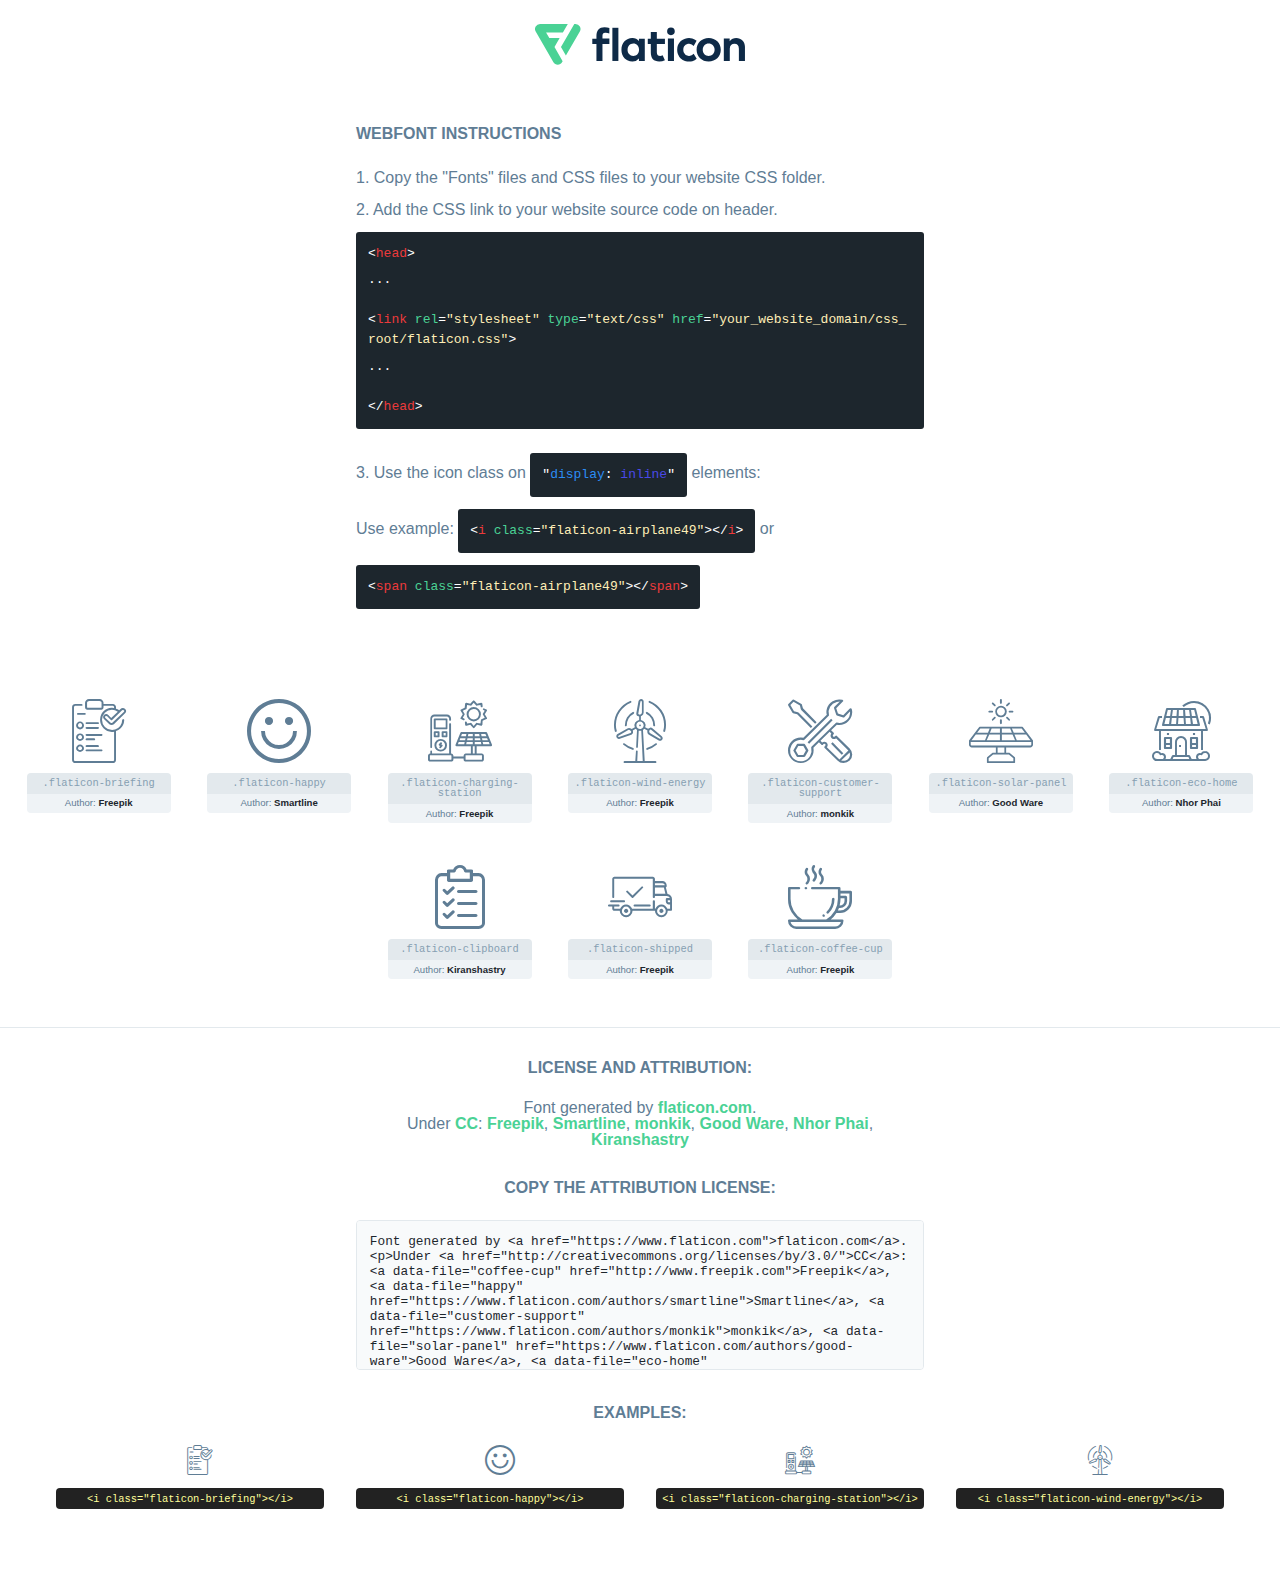
<file: font-flaticon/flaticon.html>
<!DOCTYPE html>
<html lang="en">
<head>
    <title>Flaticon Webfont</title>
    <link rel="stylesheet" type="text/css" href="flaticon.css"/>
    <meta charset="UTF-8">
    <style>
        html, body, div, span, applet, object, iframe,
        h1, h2, h3, h4, h5, h6, p, blockquote, pre,
        a, abbr, acronym, address, big, cite, code,
        del, dfn, em, img, ins, kbd, q, s, samp,
        small, strike, strong, sub, sup, tt, var,
        b, u, i, center,
        dl, dt, dd, ol, ul, li,
        fieldset, form, label, legend,
        table, caption, tbody, tfoot, thead, tr, th, td,
        article, aside, canvas, details, embed,
        figure, figcaption, footer, header, hgroup,
        menu, nav, output, ruby, section, summary,
        time, mark, audio, video {
            margin: 0;
            padding: 0;
            border: 0;
            font-size: 100%;
            font: inherit;
            vertical-align: baseline;
        }

        /* HTML5 display-role reset for older browsers */
        article, aside, details, figcaption, figure,
        footer, header, hgroup, menu, nav, section {
            display: block;
        }

        body {
            line-height: 1;
        }

        ol, ul {
            list-style: none;
        }

        blockquote, q {
            quotes: none;
        }

        blockquote:before, blockquote:after,
        q:before, q:after {
            content: '';
            content: none;
        }

        table {
            border-collapse: collapse;
            border-spacing: 0;
        }

        body {
            font-family: Helvetica, Arial, sans-serif;
            font-size: 16px;
            color: #5f7d95;
        }

        a {
            color: #4AD295;
            font-weight: bold;
            text-decoration: none;
        }

        * {
            -moz-box-sizing: border-box;
            -webkit-box-sizing: border-box;
            box-sizing: border-box;
            margin: 0;
            padding: 0;
        }

        [class^="flaticon-"]:before, [class*=" flaticon-"]:before, [class^="flaticon-"]:after, [class*=" flaticon-"]:after {
            font-family: Flaticon;
            font-size: 30px;
            font-style: normal;
            margin-left: 20px;
            color: #333;
        }

        .wrapper {
            max-width: 600px;
            margin: auto;
            padding: 0 1em;
        }

        .title {
            margin-bottom: 24px;
            text-transform: uppercase;
            font-weight: bold;
        }

        header {
            text-align: center;
            padding: 24px;
        }

        header .logo {
            width: 210px;
            height: auto;
            border: none;
            display: inline-block;
        }

        header strong {
            font-size: 28px;
            font-weight: 500;
            vertical-align: middle;
        }

        .demo {
            margin: 2em auto;
            line-height: 1.25em;
        }

        .demo ul li {
            margin-bottom: 12px;
        }

        .demo ul li code {
            background-color: #1D262D;
            border-radius: 3px;
            padding: 12px;
            display: inline-block;
            color: #fff;
            font-family: Consolas, Monaco, Lucida Console, Liberation Mono, DejaVu Sans Mono, Bitstream Vera Sans Mono, Courier New, monospace;
            font-weight: lighter;
            margin-top: 12px;
            font-size: 13px;
            word-break: break-all;
        }

        .demo ul li code .red {
            color: #EC3A3B;
        }

        .demo ul li code .green {
            color: #4AD295;
        }

        .demo ul li code .yellow {
            color: #FFEEB6;
        }

        .demo ul li code .blue {
            color: #2C8CF4;
        }

        .demo ul li code .purple {
            color: #4949E7;
        }

        .demo ul li code .dots {
            margin-top: 0.5em;
            display: block;
        }

        #glyphs {
            border-bottom: 1px solid #E3E9ED;
            padding: 2em 0;
            text-align: center;
        }

        .glyph {
            display: inline-block;
            width: 9em;
            margin: 1em;
            text-align: center;
            vertical-align: top;
            background: #FFF;
        }

        .glyph .flaticon {
            padding: 10px;
            display: block;
            font-family: "Flaticon";
            font-size: 64px;
            line-height: 1;
        }

        .glyph .flaticon:before {
            font-size: 64px;
            color: #5f7d95;
            margin-left: 0;
        }

        .class-name {
            font-size: 0.65em;
            background-color: #E3E9ED;
            color: #869FB2;
            border-radius: 4px 4px 0 0;
            padding: 0.5em;
            font-family: Consolas, Monaco, Lucida Console, Liberation Mono, DejaVu Sans Mono, Bitstream Vera Sans Mono, Courier New, monospace;
        }

        .author-name {
            font-size: 0.6em;
            background-color: #EFF3F6;
            border-top: 0;
            border-radius: 0 0 4px 4px;
            padding: 0.5em;
        }

        .author-name a {
            color: #1D262D;
        }

        .class-name:last-child {
            font-size: 10px;
            color: #888;
        }

        .class-name:last-child a {
            font-size: 10px;
            color: #555;
        }

        .glyph > input {
            display: block;
            width: 100px;
            margin: 5px auto;
            text-align: center;
            font-size: 12px;
            cursor: text;
        }

        .glyph > input.icon-input {
            font-family: "Flaticon";
            font-size: 16px;
            margin-bottom: 10px;
        }

        .attribution .title {
            margin-top: 2em;
        }

        .attribution textarea {
            background-color: #F8FAFB;
            color: #1D262D;
            padding: 1em;
            border: none;
            box-shadow: none;
            border: 1px solid #E3E9ED;
            border-radius: 4px;
            resize: none;
            width: 100%;
            height: 150px;
            font-size: 0.8em;
            font-family: Consolas, Monaco, Lucida Console, Liberation Mono, DejaVu Sans Mono, Bitstream Vera Sans Mono, Courier New, monospace;
            -webkit-appearance: none;
        }

        .attribution textarea:hover {
            border-color: #CFD9E0;
        }

        .attribution textarea:focus {
            border-color: #4AD295;
        }

        .iconsuse {
            margin: 2em auto;
            text-align: center;
            max-width: 1200px;
        }

        .iconsuse:after {
            content: '';
            display: table;
            clear: both;
        }

        .iconsuse .image {
            float: left;
            width: 25%;
            padding: 0 1em;
        }

        .iconsuse .image p {
            margin-bottom: 1em;
        }

        .iconsuse .image span {
            display: block;
            font-size: 0.65em;
            background-color: #222;
            color: #fff;
            border-radius: 4px;
            padding: 0.5em;
            color: #FFFF99;
            margin-top: 1em;
            font-family: Consolas, Monaco, Lucida Console, Liberation Mono, DejaVu Sans Mono, Bitstream Vera Sans Mono, Courier New, monospace;
        }

        .flaticon:before {
            color: #5f7d95;
        }

        #footer {
            text-align: center;
            background-color: #1D262D;
            color: #869FB2;
            padding: 12px;
            font-size: 14px;
        }

        #footer a {
            font-weight: normal;
        }

        @media (max-width: 960px) {
            .iconsuse .image {
                width: 50%;
            }
        }

        .preview {
            width: 100px;
            display: inline-block;
            margin: 10px;
        }

        .preview .inner {
            display: inline-block;
            width: 100%;
            text-align: center;
            background: #f5f5f5;
            -webkit-border-radius: 3px 3px 0 0;
            -moz-border-radius: 3px 3px 0 0;
            border-radius: 3px 3px 0 0;
        }

        .preview .inner  {
            line-height: 85px;
            font-size: 40px;
            color: #333;
        }

        .label {
            display: inline-block;
            width: 100%;
            box-sizing: border-box;
            padding: 5px;
            font-size: 10px;
            font-family: Monaco, monospace;
            color: #666;
            white-space: nowrap;
            overflow: hidden;
            text-overflow: ellipsis;
            background: #ddd;
            -webkit-border-radius: 0 0 3px 3px;
            -moz-border-radius: 0 0 3px 3px;
            border-radius: 0 0 3px 3px;
            color: #666;
        }
    </style>
</head>
<body>
    <header>
        <a href="https://www.flaticon.com/" target="_blank" class="logo">
            <svg xmlns="http://www.w3.org/2000/svg" viewBox="0 0 394.3 76.5">
                <path d="M156.6,69.4H145.3V7.1h11.3Z" style="fill:#0e2a47"/>
                <path d="M206.2,69.4h-11V64.8a15.4,15.4,0,0,1-12.6,5.7c-11.6,0-20.3-9.5-20.3-22.1s8.8-22.1,20.3-22.1a15.4,15.4,0,0,1,12.6,5.8V27.5h11Zm-32.4-21c0,6.4,4.2,11.6,10.8,11.6s10.8-4.9,10.8-11.6-4.4-11.6-10.8-11.6S173.9,42,173.9,48.4Z"
                      style="fill:#0e2a47"/>
                <path d="M262.5,13.7a7.2,7.2,0,0,1-14.4,0,7.2,7.2,0,1,1,14.4,0ZM261,69.4H249.6v-42H261Z"
                      style="fill:#0e2a47"/>
                <path id="_Trazado_" data-name="&lt;Trazado&gt;"
                      d="M139.6,17.8a16.6,16.6,0,0,0-8-1.4c-3.2.4-4.9,2-4.9,5.9v5.1h13V37.5h-13v32H115.4v-32h-7.8v-10h7.8V22.2c0-9.9,5.2-16.3,15-16.3a23.4,23.4,0,0,1,9.3,1.8Z"
                      style="fill:#0e2a47"/>
                <path d="M235.1,60c-3.5,0-6.3-1.9-6.3-7.1V37.5H244v-10H228.8V15H217.5V27.5h-5.7v10h5.7V53.7c0,10.9,5.3,16.8,15.7,16.8A22.9,22.9,0,0,0,244,68l-4.3-9.1A12.3,12.3,0,0,1,235.1,60Z"
                      style="fill:#0e2a47"/>
                <path d="M348.9,48.4c0,12.6-9.7,22.1-22.7,22.1s-22.7-9.4-22.7-22.1,9.6-22.1,22.7-22.1S348.9,35.8,348.9,48.4Zm-33.9,0c0,6.8,4.8,11.6,11.1,11.6s11.2-4.8,11.2-11.6-4.8-11.6-11.2-11.6S315.1,41.6,315.1,48.4Z"
                      style="fill:#0e2a47"/>
                <path d="M394.3,42.7V69.4H382.9V46.3c0-6.1-3-9.4-8.2-9.4s-8.9,3.2-8.9,9.5v23H354.6v-42h11v4.9c3-4.5,7.6-6.1,12.3-6.1C387.5,26.3,394.3,33,394.3,42.7Z"
                      style="fill:#0e2a47"/>
                <path d="M298,55.7h0a12.4,12.4,0,0,1-8.2,4.2h-.9l-1.8-.2a10,10,0,0,1-7.4-5.6,13.2,13.2,0,0,1-1.2-5.8,13,13,0,0,1,1.3-5.9,10.1,10.1,0,0,1,7.5-5.5h2.4a11.7,11.7,0,0,1,8.3,4.2l5.5-9.6a19.9,19.9,0,0,0-8.1-4.3,23.4,23.4,0,0,0-6.1-.8,25.2,25.2,0,0,0-7.5,1.1,20.9,20.9,0,0,0-8,4.6,21.9,21.9,0,0,0-6.8,16.4,21.9,21.9,0,0,0,6.7,16.3,20.9,20.9,0,0,0,8,4.6,25.2,25.2,0,0,0,7.7,1.2,23.6,23.6,0,0,0,6.2-.8,20,20,0,0,0,8.1-4.4Z"
                      style="fill:#0e2a47"/>
                <path d="M46.3,26.5H26.9L20.8,16H52.4L61.6,0H9.4A9.3,9.3,0,0,0,1.3,4.7a9.3,9.3,0,0,0,0,9.4L34.6,71.8a9.4,9.4,0,0,0,16.2,0l1.1-1.9L36.6,43.3Z"
                      style="fill:#4ad295"/>
                <path d="M84.2,4.7A9.3,9.3,0,0,0,76.1,0H73.8l-25,43.3,9.2,16L84.2,14A9.3,9.3,0,0,0,84.2,4.7Z"
                      style="fill:#4ad295"/>
            </svg>
        </a>
    </header>
    <section class="demo wrapper">

        <p class="title">Webfont Instructions</p>

        <ul>
            <li>
                <span class="num">1. </span>Copy the "Fonts" files and CSS files to your website CSS folder.
            </li>
            <li>
                <span class="num">2. </span>Add the CSS link to your website source code on header.
                <code class="big">
                    &lt;<span class="red">head</span>&gt;
                    <br/><span class="dots">...</span>
                    <br/>&lt;<span class="red">link</span> <span class="green">rel</span>=<span
                        class="yellow">"stylesheet"</span> <span class="green">type</span>=<span
                        class="yellow">"text/css"</span> <span class="green">href</span>=<span class="yellow">"your_website_domain/css_root/flaticon.css"</span>&gt;
                    <br/><span class="dots">...</span>
                    <br/>&lt;/<span class="red">head</span>&gt;
                </code>
            </li>

            <li>
                <p>
                    <span class="num">3. </span>Use the icon class on <code>"<span class="blue">display</span>:<span
                        class="purple"> inline</span>"</code> elements:
                    <br/>
                    Use example: <code>&lt;<span class="red">i</span> <span class="green">class</span>=<span class="yellow">&quot;flaticon-airplane49&quot;</span>&gt;&lt;/<span
                        class="red">i</span>&gt;</code> or <code>&lt;<span class="red">span</span> <span
                        class="green">class</span>=<span class="yellow">&quot;flaticon-airplane49&quot;</span>&gt;&lt;/<span
                        class="red">span</span>&gt;</code>
            </li>
        </ul>

    </section>
    <section id="glyphs">
            <div class="glyph">
                <i class="flaticon flaticon-briefing"></i>
                <div class="class-name">.flaticon-briefing</div>
                <div class="author-name">Author: <a data-file="briefing" href="http://www.freepik.com">Freepik</a> </div>
            </div>

            <div class="glyph">
                <i class="flaticon flaticon-happy"></i>
                <div class="class-name">.flaticon-happy</div>
                <div class="author-name">Author: <a data-file="happy" href="https://www.flaticon.com/authors/smartline">Smartline</a> </div>
            </div>

            <div class="glyph">
                <i class="flaticon flaticon-charging-station"></i>
                <div class="class-name">.flaticon-charging-station</div>
                <div class="author-name">Author: <a data-file="charging-station" href="http://www.freepik.com">Freepik</a> </div>
            </div>

            <div class="glyph">
                <i class="flaticon flaticon-wind-energy"></i>
                <div class="class-name">.flaticon-wind-energy</div>
                <div class="author-name">Author: <a data-file="wind-energy" href="http://www.freepik.com">Freepik</a> </div>
            </div>

            <div class="glyph">
                <i class="flaticon flaticon-customer-support"></i>
                <div class="class-name">.flaticon-customer-support</div>
                <div class="author-name">Author: <a data-file="customer-support" href="https://www.flaticon.com/authors/monkik">monkik</a> </div>
            </div>

            <div class="glyph">
                <i class="flaticon flaticon-solar-panel"></i>
                <div class="class-name">.flaticon-solar-panel</div>
                <div class="author-name">Author: <a data-file="solar-panel" href="https://www.flaticon.com/authors/good-ware">Good Ware</a> </div>
            </div>

            <div class="glyph">
                <i class="flaticon flaticon-eco-home"></i>
                <div class="class-name">.flaticon-eco-home</div>
                <div class="author-name">Author: <a data-file="eco-home" href="https://www.flaticon.com/authors/nhor-phai">Nhor Phai</a> </div>
            </div>

            <div class="glyph">
                <i class="flaticon flaticon-clipboard"></i>
                <div class="class-name">.flaticon-clipboard</div>
                <div class="author-name">Author: <a data-file="clipboard" href="https://www.flaticon.com/authors/kiranshastry">Kiranshastry</a> </div>
            </div>

            <div class="glyph">
                <i class="flaticon flaticon-shipped"></i>
                <div class="class-name">.flaticon-shipped</div>
                <div class="author-name">Author: <a data-file="shipped" href="http://www.freepik.com">Freepik</a> </div>
            </div>

            <div class="glyph">
                <i class="flaticon flaticon-coffee-cup"></i>
                <div class="class-name">.flaticon-coffee-cup</div>
                <div class="author-name">Author: <a data-file="coffee-cup" href="http://www.freepik.com">Freepik</a> </div>
            </div>

    </section>

    <section class="attribution wrapper"   style="text-align:center;">

        <div class="title">License and attribution:</div><div class="attrDiv">Font generated by <a href="https://www.flaticon.com">flaticon.com</a>. <div><p>Under <a href="http://creativecommons.org/licenses/by/3.0/">CC</a>: <a data-file="coffee-cup" href="http://www.freepik.com">Freepik</a>, <a data-file="happy" href="https://www.flaticon.com/authors/smartline">Smartline</a>, <a data-file="customer-support" href="https://www.flaticon.com/authors/monkik">monkik</a>, <a data-file="solar-panel" href="https://www.flaticon.com/authors/good-ware">Good Ware</a>, <a data-file="eco-home" href="https://www.flaticon.com/authors/nhor-phai">Nhor Phai</a>, <a data-file="clipboard" href="https://www.flaticon.com/authors/kiranshastry">Kiranshastry</a></p>  </div>
        </div>
        <div class="title">Copy the Attribution License:</div>

        <textarea onclick="this.focus();this.select();">Font generated by &lt;a href=&quot;https://www.flaticon.com&quot;&gt;flaticon.com&lt;/a&gt;. <p>Under <a href="http://creativecommons.org/licenses/by/3.0/">CC</a>: <a data-file="coffee-cup" href="http://www.freepik.com">Freepik</a>, <a data-file="happy" href="https://www.flaticon.com/authors/smartline">Smartline</a>, <a data-file="customer-support" href="https://www.flaticon.com/authors/monkik">monkik</a>, <a data-file="solar-panel" href="https://www.flaticon.com/authors/good-ware">Good Ware</a>, <a data-file="eco-home" href="https://www.flaticon.com/authors/nhor-phai">Nhor Phai</a>, <a data-file="clipboard" href="https://www.flaticon.com/authors/kiranshastry">Kiranshastry</a></p> 
        </textarea>

    </section>

    <section class="iconsuse">

        <div class="title">Examples:</div>
            <div class="image">
                <p>
                    <i class="flaticon flaticon-briefing"></i>
                    <span>&lt;i class=&quot;flaticon-briefing&quot;&gt;&lt;/i&gt;</span>
                </p>
            </div>
            <div class="image">
                <p>
                    <i class="flaticon flaticon-happy"></i>
                    <span>&lt;i class=&quot;flaticon-happy&quot;&gt;&lt;/i&gt;</span>
                </p>
            </div>
            <div class="image">
                <p>
                    <i class="flaticon flaticon-charging-station"></i>
                    <span>&lt;i class=&quot;flaticon-charging-station&quot;&gt;&lt;/i&gt;</span>
                </p>
            </div>
            <div class="image">
                <p>
                    <i class="flaticon flaticon-wind-energy"></i>
                    <span>&lt;i class=&quot;flaticon-wind-energy&quot;&gt;&lt;/i&gt;</span>
                </p>
            </div>
            <div class="image">
                <p>
                    <i class="flaticon flaticon-0
</file>
<file: font-flaticon/flaticon.css>
@font-face {
    font-family: "flaticon";
    src: url("./flaticon.ttf?d26c17bf66df5d4d6a4c45af1072f1b3") format("truetype"),
url("./flaticon.woff?d26c17bf66df5d4d6a4c45af1072f1b3") format("woff"),
url("./flaticon.woff2?d26c17bf66df5d4d6a4c45af1072f1b3") format("woff2"),
url("./flaticon.eot?d26c17bf66df5d4d6a4c45af1072f1b3#iefix") format("embedded-opentype"),
url("./flaticon.svg?d26c17bf66df5d4d6a4c45af1072f1b3#flaticon") format("svg");
}

i[class^="flaticon-"]:before, i[class*=" flaticon-"]:before {
    font-family: flaticon !important;
    font-style: normal;
    font-weight: normal !important;
    font-variant: normal;
    text-transform: none;
    line-height: 1;
    -webkit-font-smoothing: antialiased;
    -moz-osx-font-smoothing: grayscale;
}

.flaticon-briefing:before {
    content: "\f101";
}
.flaticon-happy:before {
    content: "\f102";
}
.flaticon-charging-station:before {
    content: "\f103";
}
.flaticon-wind-energy:before {
    content: "\f104";
}
.flaticon-customer-support:before {
    content: "\f105";
}
.flaticon-solar-panel:before {
    content: "\f106";
}
.flaticon-eco-home:before {
    content: "\f107";
}
.flaticon-clipboard:before {
    content: "\f108";
}
.flaticon-shipped:before {
    content: "\f109";
}
.flaticon-coffee-cup:before {
    content: "\f10a";
}
</file>
<file: css/dripicons.css>
@charset "UTF-8";

@font-face {
  font-family: "dripicons-v2";
  src:url("../fonts/dripicons-v2.eot");
  src:url("../fonts/dripicons-v2.eot?#iefix") format("embedded-opentype"),
    url("../fonts/dripicons-v2.woff") format("woff"),
    url("../fonts/dripicons-v2.ttf") format("truetype"),
    url("../fonts/dripicons-v2.svg#dripicons-v2") format("svg");
  font-weight: normal;
  font-style: normal;

}

[data-icon]:before {
  font-family: "dripicons-v2" !important;
  content: attr(data-icon);
  font-style: normal !important;
  font-weight: normal !important;
  font-variant: normal !important;
  text-transform: none !important;
  speak: none;
  line-height: 1;
  -webkit-font-smoothing: antialiased;
  -moz-osx-font-smoothing: grayscale;
}

[class^="dripicons-"]:before,
[class*=" dripicons-"]:before {
  font-family: "dripicons-v2" !important;
  font-style: normal !important;
  font-weight: normal !important;
  font-variant: normal !important;
  text-transform: none !important;
  speak: none;
  line-height: 1;
  -webkit-font-smoothing: antialiased;
  -moz-osx-font-smoothing: grayscale;
}

.dripicons-alarm:before {
  content: "\61";
}
.dripicons-align-center:before {
  content: "\62";
}
.dripicons-align-justify:before {
  content: "\63";
}
.dripicons-align-left:before {
  content: "\64";
}
.dripicons-align-right:before {
  content: "\65";
}
.dripicons-anchor:before {
  content: "\66";
}
.dripicons-archive:before {
  content: "\67";
}
.dripicons-arrow-down:before {
  content: "\68";
}
.dripicons-arrow-left:before {
  content: "\69";
}
.dripicons-arrow-right:before {
  content: "\6a";
}
.dripicons-arrow-thin-down:before {
  content: "\6b";
}
.dripicons-arrow-thin-left:before {
  content: "\6c";
}
.dripicons-arrow-thin-right:before {
  content: "\6d";
}
.dripicons-arrow-thin-up:before {
  content: "\6e";
}
.dripicons-arrow-up:before {
  content: "\6f";
}
.dripicons-article:before {
  content: "\70";
}
.dripicons-backspace:before {
  content: "\71";
}
.dripicons-basket:before {
  content: "\72";
}
.dripicons-basketball:before {
  content: "\73";
}
.dripicons-battery-empty:before {
  content: "\74";
}
.dripicons-battery-full:before {
  content: "\75";
}
.dripicons-battery-low:before {
  content: "\76";
}
.dripicons-battery-medium:before {
  content: "\77";
}
.dripicons-bell:before {
  content: "\78";
}
.dripicons-blog:before {
  content: "\79";
}
.dripicons-bluetooth:before {
  content: "\7a";
}
.dripicons-bold:before {
  content: "\41";
}
.dripicons-bookmark:before {
  content: "\42";
}
.dripicons-bookmarks:before {
  content: "\43";
}
.dripicons-box:before {
  content: "\44";
}
.dripicons-briefcase:before {
  content: "\45";
}
.dripicons-brightness-low:before {
  content: "\46";
}
.dripicons-brightness-max:before {
  content: "\47";
}
.dripicons-brightness-medium:before {
  content: "\48";
}
.dripicons-broadcast:before {
  content: "\49";
}
.dripicons-browser:before {
  content: "\4a";
}
.dripicons-browser-upload:before {
  content: "\4b";
}
.dripicons-brush:before {
  content: "\4c";
}
.dripicons-calendar:before {
  content: "\4d";
}
.dripicons-camcorder:before {
  content: "\4e";
}
.dripicons-camera:before {
  content: "\4f";
}
.dripicons-card:before {
  content: "\50";
}
.dripicons-cart:before {
  content: "\51";
}
.dripicons-checklist:before {
  content: "\52";
}
.dripicons-checkmark:before {
  content: "\53";
}
.dripicons-chevron-down:before {
  content: "\54";
}
.dripicons-chevron-left:before {
  content: "\55";
}
.dripicons-chevron-right:before {
  content: "\56";
}
.dripicons-chevron-up:before {
  content: "\57";
}
.dripicons-clipboard:before {
  content: "\58";
}
.dripicons-clock:before {
  content: "\59";
}
.dripicons-clockwise:before {
  content: "\5a";
}
.dripicons-cloud:before {
  content: "\30";
}
.dripicons-cloud-download:before {
  content: "\31";
}
.dripicons-cloud-upload:before {
  content: "\32";
}
.dripicons-code:before {
  content: "\33";
}
.dripicons-contract:before {
  content: "\34";
}
.dripicons-contract-2:before {
  content: "\35";
}
.dripicons-conversation:before {
  content: "\36";
}
.dripicons-copy:before {
  content: "\37";
}
.dripicons-crop:before {
  content: "\38";
}
.dripicons-cross:before {
  content: "\39";
}
.dripicons-crosshair:before {
  content: "\21";
}
.dripicons-cutlery:before {
  content: "\22";
}
.dripicons-device-desktop:before {
  content: "\23";
}
.dripicons-device-mobile:before {
  content: "\24";
}
.dripicons-device-tablet:before {
  content: "\25";
}
.dripicons-direction:before {
  content: "\26";
}
.dripicons-disc:before {
  content: "\27";
}
.dripicons-document:before {
  content: "\28";
}
.dripicons-document-delete:before {
  content: "\29";
}
.dripicons-document-edit:before {
  content: "\2a";
}
.dripicons-document-new:before {
  content: "\2b";
}
.dripicons-document-remove:before {
  content: "\2c";
}
.dripicons-dot:before {
  content: "\2d";
}
.dripicons-dots-2:before {
  content: "\2e";
}
.dripicons-dots-3:before {
  content: "\2f";
}
.dripicons-download:before {
  content: "\3a";
}
.dripicons-duplicate:before {
  content: "\3b";
}
.dripicons-enter:before {
  content: "\3c";
}
.dripicons-exit:before {
  content: "\3d";
}
.dripicons-expand:before {
  content: "\3e";
}
.dripicons-expand-2:before {
  content: "\3f";
}
.dripicons-experiment:before {
  content: "\40";
}
.dripicons-export:before {
  content: "\5b";
}
.dripicons-feed:before {
  content: "\5d";
}
.dripicons-flag:before {
  content: "\5e";
}
.dripicons-flashlight:before {
  content: "\5f";
}
.dripicons-folder:before {
  content: "\60";
}
.dripicons-folder-open:before {
  content: "\7b";
}
.dripicons-forward:before {
  content: "\7c";
}
.dripicons-gaming:before {
  content: "\7d";
}
.dripicons-gear:before {
  content: "\7e";
}
.dripicons-graduation:before {
  content: "\5c";
}
.dripicons-graph-bar:before {
  content: "\e000";
}
.dripicons-graph-line:before {
  content: "\e001";
}
.dripicons-graph-pie:before {
  content: "\e002";
}
.dripicons-headset:before {
  content: "\e003";
}
.dripicons-heart:before {
  content: "\e004";
}
.dripicons-help:before {
  content: "\e005";
}
.dripicons-home:before {
  content: "\e006";
}
.dripicons-hourglass:before {
  content: "\e007";
}
.dripicons-inbox:before {
  content: "\e008";
}
.dripicons-information:before {
  content: "\e009";
}
.dripicons-italic:before {
  content: "\e00a";
}
.dripicons-jewel:before {
  content: "\e00b";
}
.dripicons-lifting:before {
  content: "\e00c";
}
.dripicons-lightbulb:before {
  content: "\e00d";
}
.dripicons-link:before {
  content: "\e00e";
}
.dripicons-link-broken:before {
  content: "\e00f";
}
.dripicons-list:before {
  content: "\e010";
}
.dripicons-loading:before {
  content: "\e011";
}
.dripicons-location:before {
  content: "\e012";
}
.dripicons-lock:before {
  content: "\e013";
}
.dripicons-lock-open:before {
  content: "\e014";
}
.dripicons-mail:before {
  content: "\e015";
}
.dripicons-map:before {
  content: "\e016";
}
.dripicons-media-loop:before {
  content: "\e017";
}
.dripicons-media-next:before {
  content: "\e018";
}
.dripicons-media-pause:before {
  content: "\e019";
}
.dripicons-media-play:before {
  content: "\e01a";
}
.dripicons-media-previous:before {
  content: "\e01b";
}
.dripicons-media-record:before {
  content: "\e01c";
}
.dripicons-media-shuffle:before {
  content: "\e01d";
}
.dripicons-media-stop:before {
  content: "\e01e";
}
.dripicons-medical:before {
  content: "\e01f";
}
.dripicons-menu:before {
  content: "\e020";
}
.dripicons-message:before {
  content: "\e021";
}
.dripicons-meter:before {
  content: "\e022";
}
.dripicons-microphone:before {
  content: "\e023";
}
.dripicons-minus:before {
  content: "\e024";
}
.dripicons-monitor:before {
  content: "\e025";
}
.dripicons-move:before {
  content: "\e026";
}
.dripicons-music:before {
  content: "\e027";
}
.dripicons-network-1:before {
  content: "\e028";
}
.dripicons-network-2:before {
  content: "\e029";
}
.dripicons-network-3:before {
  content: "\e02a";
}
.dripicons-network-4:before {
  content: "\e02b";
}
.dripicons-network-5:before {
  content: "\e02c";
}
.dripicons-pamphlet:before {
  content: "\e02d";
}
.dripicons-paperclip:before {
  content: "\e02e";
}
.dripicons-pencil:before {
  content: "\e02f";
}
.far fa-clock:before {
  content: "\e030";
}
.dripicons-photo:before {
  content: "\e031";
}
.dripicons-photo-group:before {
  content: "\e032";
}
.dripicons-pill:before {
  content: "\e033";
}
.dripicons-pin:before {
  content: "\e034";
}
.dripicons-plus:before {
  content: "\e035";
}
.dripicons-power:before {
  content: "\e036";
}
.dripicons-preview:before {
  content: "\e037";
}
.dripicons-print:before {
  content: "\e038";
}
.dripicons-pulse:before {
  content: "\e039";
}
.dripicons-question:before {
  content: "\e03a";
}
.dripicons-reply:before {
  content: "\e03b";
}
.dripicons-reply-all:before {
  content: "\e03c";
}
.dripicons-return:before {
  content: "\e03d";
}
.dripicons-retweet:before {
  content: "\e03e";
}
.dripicons-rocket:before {
  content: "\e03f";
}
.dripicons-scale:before {
  content: "\e040";
}
.dripicons-search:before {
  content: "\e041";
}
.dripicons-shopping-bag:before {
  content: "\e042";
}
.dripicons-skip:before {
  content: "\e043";
}
.dripicons-stack:before {
  content: "\e044";
}
.dripicons-star:before {
  content: "\e045";
}
.dripicons-stopwatch:before {
  content: "\e046";
}
.dripicons-store:before {
  content: "\e047";
}
.dripicons-suitcase:before {
  content: "\e048";
}
.dripicons-swap:before {
  content: "\e049";
}
.dripicons-tag:before {
  content: "\e04a";
}
.dripicons-tag-delete:before {
  content: "\e04b";
}
.dripicons-tags:before {
  content: "\e04c";
}
.dripicons-thumbs-down:before {
  content: "\e04d";
}
.dripicons-thumbs-up:before {
  content: "\e04e";
}
.dripicons-ticket:before {
  content: "\e04f";
}
.dripicons-far fa-clock:before {
  content: "\e050";
}
.dripicons-to-do:before {
  content: "\e051";
}
.dripicons-toggles:before {
  content: "\e052";
}
.dripicons-trash:before {
  content: "\e053";
}
.dripicons-trophy:before {
  content: "\e054";
}
.dripicons-upload:before {
  content: "\e055";
}
.dripicons-user:before {
  content: "\e056";
}
.dripicons-user-group:before {
  content: "\e057";
}
.dripicons-user-id:before {
  content: "\e058";
}
.dripicons-vibrate:before {
  content: "\e059";
}
.dripicons-view-apps:before {
  content: "\e05a";
}
.dripicons-view-list:before {
  content: "\e05b";
}
.dripicons-view-list-large:before {
  content: "\e05c";
}
.dripicons-view-thumb:before {
  content: "\e05d";
}
.dripicons-volume-full:before {
  content: "\e05e";
}
.dripicons-volume-low:before {
  content: "\e05f";
}
.dripicons-volume-medium:before {
  content: "\e060";
}
.dripicons-volume-off:before {
  content: "\e061";
}
.dripicons-wallet:before {
  content: "\e062";
}
.dripicons-warning:before {
  content: "\e063";
}
.dripicons-web:before {
  content: "\e064";
}
.dripicons-weight:before {
  content: "\e065";
}
.dripicons-wifi:before {
  content: "\e066";
}
.dripicons-wrong:before {
  content: "\e067";
}
.dripicons-zoom-in:before {
  content: "\e068";
}
.dripicons-zoom-out:before {
  content: "\e069";
}
</file>
<file: css/default.css>
/* Deafult Margin & Padding */
/*-- Margin Top --*/
.mt-5 {
	margin-top: 5px;
}
.mt-10 {
	margin-top: 10px;
}
.mt-15 {
	margin-top: 15px;
}
.mt-20 {
	margin-top: 20px;
}
.mt-25 {
	margin-top: 25px;
}
.mt-30 {
	margin-top: 30px;
}
.mt-35 {
	margin-top: 35px;
}
.mt-40 {
	margin-top: 40px;
}
.mt-45 {
	margin-top: 45px;
}
.mt-50 {
	margin-top: 50px;
}
.mt-55 {
	margin-top: 55px;
}
.mt-60 {
	margin-top: 60px;
}
.mt-65 {
	margin-top: 65px;
}
.mt-70 {
	margin-top: 70px;
}
.mt-75 {
	margin-top: 75px;
}
.mt-80 {
	margin-top: 80px;
}
.mt-85 {
	margin-top: 85px;
}
.mt-90 {
	margin-top: 90px;
}
.mt-95 {
	margin-top: 95px;
}
.mt-100 {
	margin-top: 100px;
}
.mt-105 {
	margin-top: 105px;
}
.mt-110 {
	margin-top: 110px;
}
.mt-115 {
	margin-top: 115px;
}
.mt-120 {
	margin-top: 120px;
}
.mt-125 {
	margin-top: 125px;
}
.mt-130 {
	margin-top: 130px;
}
.mt-135 {
	margin-top: 135px;
}
.mt-140 {
	margin-top: 140px;
}
.mt-145 {
	margin-top: 145px;
}
.mt-150 {
	margin-top: 150px;
}
.mt-155 {
	margin-top: 155px;
}
.mt-160 {
	margin-top: 160px;
}
.mt-165 {
	margin-top: 165px;
}
.mt-170 {
	margin-top: 170px;
}
.mt-175 {
	margin-top: 175px;
}
.mt-180 {
	margin-top: 180px;
}
.mt-185 {
	margin-top: 185px;
}
.mt-190 {
	margin-top: 190px;
}
.mt-195 {
	margin-top: 195px;
}
.mt-200 {
	margin-top: 200px;
}
/*-- Margin Bottom --*/

.mb-5 {
	margin-bottom: 5px;
}
.mb-10 {
	margin-bottom: 10px;
}
.mb-15 {
	margin-bottom: 15px;
}
.mb-20 {
	margin-bottom: 20px;
}
.mb-25 {
	margin-bottom: 25px;
}
.mb-30 {
	margin-bottom: 30px;
}
.mb-35 {
	margin-bottom: 35px;
}
.mb-40 {
	margin-bottom: 40px;
}
.mb-45 {
	margin-bottom: 45px;
}
.mb-50 {
	margin-bottom: 50px;
}
.mb-55 {
	margin-bottom: 55px;
}
.mb-60 {
	margin-bottom: 60px;
}
.mb-65 {
	margin-bottom: 65px;
}
.mb-70 {
	margin-bottom: 70px;
}
.mb-75 {
	margin-bottom: 75px;
}
.mb-80 {
	margin-bottom: 80px;
}
.mb-85 {
	margin-bottom: 85px;
}
.mb-90 {
	margin-bottom: 90px;
}
.mb-95 {
	margin-bottom: 95px;
}
.mb-100 {
	margin-bottom: 100px;
}
.mb-105 {
	margin-bottom: 105px;
}
.mb-110 {
	margin-bottom: 110px;
}
.mb-115 {
	margin-bottom: 115px;
}
.mb-120 {
	margin-bottom: 120px;
}
.mb-125 {
	margin-bottom: 125px;
}
.mb-130 {
	margin-bottom: 130px;
}
.mb-135 {
	margin-bottom: 135px;
}
.mb-140 {
	margin-bottom: 140px;
}
.mb-145 {
	margin-bottom: 145px;
}
.mb-150 {
	margin-bottom: 150px;
}
.mb-155 {
	margin-bottom: 155px;
}
.mb-160 {
	margin-bottom: 160px;
}
.mb-165 {
	margin-bottom: 165px;
}
.mb-170 {
	margin-bottom: 170px;
}
.mb-175 {
	margin-bottom: 175px;
}
.mb-180 {
	margin-bottom: 180px;
}
.mb-185 {
	margin-bottom: 185px;
}
.mb-190 {
	margin-bottom: 190px;
}
.mb-195 {
	margin-bottom: 195px;
}
.mb-200 {
	margin-bottom: 200px;
}
/*-- Padding Top --*/

.pt-5 {
	padding-top: 5px;
}
.pt-10 {
	padding-top: 10px;
}
.pt-15 {
	padding-top: 15px;
}
.pt-20 {
	padding-top: 20px;
}
.pt-25 {
	padding-top: 25px;
}
.pt-30 {
	padding-top: 30px;
}
.pt-35 {
	padding-top: 35px;
}
.pt-40 {
	padding-top: 40px;
}
.pt-45 {
	padding-top: 45px;
}
.pt-50 {
	padding-top: 50px;
}
.pt-55 {
	padding-top: 55px;
}
.pt-60 {
	padding-top: 60px;
}
.pt-65 {
	padding-top: 65px;
}
.pt-70 {
	padding-top: 70px;
}
.pt-75 {
	padding-top: 75px;
}
.pt-80 {
	padding-top: 80px;
}
.pt-85 {
	padding-top: 85px;
}
.pt-90 {
	padding-top: 90px;
}
.pt-95 {
	padding-top: 95px;
}
.pt-120 {
	padding-top: 100px;
}
.pt-105 {
	padding-top: 105px;
}
.pt-110 {
	padding-top: 110px;
}
.pt-115 {
	padding-top: 115px;
}
.pt-120 {
	padding-top: 120px;
}
.pt-125 {
	padding-top: 125px;
}
.pt-130 {
	padding-top: 130px;
}
.pt-135 {
	padding-top: 135px;
}
.pt-140 {
	padding-top: 140px;
}
.pt-145 {
	padding-top: 145px;
}
.pt-150 {
	padding-top: 150px;
}
.pt-155 {
	padding-top: 155px;
}
.pt-160 {
	padding-top: 160px;
}
.pt-165 {
	padding-top: 165px;
}
.pt-170 {
	padding-top: 170px;
}
.pt-175 {
	padding-top: 175px;
}
.pt-180 {
	padding-top: 180px;
}
.pt-185 {
	padding-top: 185px;
}
.pt-190 {
	padding-top: 190px;
}
.pt-195 {
	padding-top: 195px;
}
.pt-200 {
	padding-top: 200px;
}
.pt-113 {
	padding-top: 113px;
}
/*-- Padding Bottom --*/

.pb-5 {
	padding-bottom: 5px;
}
.pb-10 {
	padding-bottom: 10px;
}
.pb-15 {
	padding-bottom: 15px;
}
.pb-20 {
	padding-bottom: 20px;
}
.pb-25 {
	padding-bottom: 25px;
}
.pb-30 {
	padding-bottom: 30px;
}
.pb-35 {
	padding-bottom: 35px;
}
.pb-40 {
	padding-bottom: 40px;
}
.pb-45 {
	padding-bottom: 45px;
}
.pb-50 {
	padding-bottom: 50px;
}
.pb-55 {
	padding-bottom: 55px;
}
.pb-60 {
	padding-bottom: 60px;
}
.pb-65 {
	padding-bottom: 65px;
}
.pb-70 {
	padding-bottom: 70px;
}
.pb-75 {
	padding-bottom: 75px;
}
.pb-80 {
	padding-bottom: 80px;
}
.pb-85 {
	padding-bottom: 85px;
}
.pb-90 {
	padding-bottom: 90px;
}
.pb-95 {
	padding-bottom: 95px;
}
.pb-100 {
	padding-bottom: 100px;
}
.pb-105 {
	padding-bottom: 105px;
}
.pb-110 {
	padding-bottom: 110px;
}
.pb-115 {
	padding-bottom: 115px;
}
.pb-120 {
	padding-bottom: 120px;
}
.pb-125 {
	padding-bottom: 125px;
}
.pb-130 {
	padding-bottom: 130px;
}
.pb-135 {
	padding-bottom: 135px;
}
.pb-140 {
	padding-bottom: 140px;
}
.pb-145 {
	padding-bottom: 145px;
}
.pb-150 {
	padding-bottom: 150px;
}
.pb-155 {
	padding-bottom: 155px;
}
.pb-160 {
	padding-bottom: 160px;
}
.pb-165 {
	padding-bottom: 165px;
}
.pb-170 {
	padding-bottom: 170px;
}
.pb-175 {
	padding-bottom: 175px;
}
.pb-180 {
	padding-bottom: 180px;
}
.pb-185 {
	padding-bottom: 185px;
}
.pb-190 {
	padding-bottom: 190px;
}
.pb-195 {
	padding-bottom: 195px;
}
.pb-200 {
	padding-bottom: 200px;
}



/*-- Padding Left --*/
.pl-0 {
	padding-left: 0px;
}
.pl-5 {
	padding-left: 5px;
}
.pl-10 {
	padding-left: 10px;
}
.pl-15 {
	padding-left: 15px;
}
.pl-20{
	padding-left: 20px;
}
.pl-25 {
	padding-left: 35px;
}
.pl-30 {
	padding-left: 30px;
}
.pl-35 {
	padding-left: 35px;
}

.pl-35 {
	padding-left: 35px;
}

.pl-40 {
	padding-left: 40px;
}

.pl-45 {
	padding-left: 45px;
}

.pl-50 {
	padding-left: 50px;
}

.pl-55 {
	padding-left: 55px;
}

.pl-60 {
	padding-left: 60px;
}
.pl-65 {
	padding-left: 65px;
}
.pl-70 {
	padding-left: 70px;
}
.pl-75 {
	padding-left: 75px;
}
.pl-80 {
	padding-left: 80px;
}
.pl-85 {
	padding-left: 80px;
}
.pl-90 {
	padding-left: 90px;
}
.pl-95 {
	padding-left: 95px;
}
.pl-100 {
	padding-left: 100px;
}


/*-- Padding Right --*/
.pr-0 {
	padding-right: 0px;
}
.pr-5 {
	padding-right: 5px;
}
.pr-10 {
	padding-right: 10px;
}
.pr-15 {
	padding-right: 15px;
}
.pr-20{
	padding-right: 20px;
}
.pr-25 {
	padding-right: 35px;
}
.pr-30 {
	padding-right: 30px;
}
.pr-35 {
	padding-right: 35px;
}

.pr-35 {
	padding-right: 35px;
}

.pr-40 {
	padding-right: 40px;
}

.pr-45 {
	padding-right: 45px;
}

.pr-50 {
	padding-right: 50px;
}

.pr-55 {
	padding-right: 55px;
}

.pr-60 {
	padding-right: 60px;
}
.pr-65 {
	padding-right: 65px;
}
.pr-70 {
	padding-right: 70px;
}
.pr-75 {
	padding-right: 75px;
}
.pr-80 {
	padding-right: 80px;
}
.pr-85 {
	padding-right: 80px;
}
.pr-90 {
	padding-right: 90px;
}
.pr-95 {
	padding-right: 95px;
}
.pr-100 {
	padding-right: 100px;
}

/* font weight */
.f-700{font-weight: 600;}
.f-600{font-weight: 600;}
.f-500{font-weight: 500;}
.f-400{font-weight: 400;}
.f-300{font-weight: 300;}

/* Background Color */

.gray-bg {
	background: #f4f4fe;
}
.white-bg {
	background: #fff;
}
.black-bg {
	background: #222;
}
.theme-bg {
	background: #222;
}
.primary-bg {
	background: #1a237e;
}
/* Color */

.white-color {
	color: #fff;
}
.black-color {
	color: #222;
}
.theme-color {
	color: #222;
}
.primary-color {
	color: #222;
}
/* black overlay */

[data-overlay] {
	position: relative;
}
[data-overlay]::before {
	background: #000 none repeat scroll 0 0;
	content: "";
	height: 100%;
	left: 0;
	position: absolute;
	top: 0;
	width: 100%;
	z-index: 1;
}
[data-overlay="3"]::before {
	opacity: 0.3;
}
[data-overlay="4"]::before {
	opacity: 0.4;
}
[data-overlay="5"]::before {
	opacity: 0.5;
}
[data-overlay="6"]::before {
	opacity: 0.6;
}
[data-overlay="7"]::before {
	opacity: 0.7;
}
[data-overlay="8"]::before {
	opacity: 0.8;
}
[data-overlay="9"]::before {
	opacity: 0.9;
}

/*********************** Demo - 20 *******************/
.box20{position:relative}
.box20:after,.box20:before{position:absolute;content:""}
.box20:before{width:80%;height:220%;background:#76c21b;top:-50%;left:-100%;z-index:1;transform:rotate(25deg);transform-origin:center top 0;transition:all .5s ease 0s}
.box20:hover:before{left:10%}
.box20:after{width:55%;height:175%;background-color:rgba(0,0,0,.8);bottom:-1000%;left:53%;transform:rotate(-33deg);transform-origin:center bottom 0;transition:all .8s ease 0s}
.box20 .box-content,.box20 .icon{width:100%;padding:0 20px;position:absolute;left:0;z-index:2;transition:all 1.1s ease 0s}
.box20:hover:after{bottom:-70%}
.box20 img{width:100%;height:auto}
.box20 .box-content{top:-100%;color:#fff}
.box20:hover .box-content{top:30px}
.box20 .title{font-size:24px;margin:0; color: #fff;}
.box20 .icon li a,.box20 .post{display:inline-block;font-size:14px}
.box20 .post{margin-top:5px}
.box20 .icon{list-style:none;margin:0;bottom:-100%}
.box20:hover .icon{bottom:25px}
.box20 .icon li{display:inline-block}
.box20 .icon li a {
    width: 35px;
    height: 35px;
    line-height: 35px;
    background: #fff;
    border-radius: 50%;
    margin: 0 3px;
    color: #76c21b;
    text-align: center;
    transition: all .5s ease 0s;
}
.box20 .icon li a:hover{background:#fff;color:#ff402a}
@media only screen and (max-width:990px){.box20{margin-bottom:30px}
}
@media only screen and (max-width:479px){.box20 .title{font-size:20px}
}

/* The flip card container - set the width and height to whatever you want. We have added the border property to demonstrate that the flip itself goes out of the box on hover (remove perspective if you don't want the 3D effect */
.flip-card {
  background-color: transparent;
  width: 100%;
  height: 352px;
  perspective: 1000px; /* Remove this if you don't want the 3D effect */
}

/* This container is needed to position the front and back side */
.flip-card-inner {
  position: relative;
  width: 100%;
  height: 100%;
  text-align: center;
  transition: transform 0.8s;
  transform-style: preserve-3d;
}

/* Do an horizontal flip when you move the mouse over the flip box container */
.flip-card:hover .flip-card-inner {
  transform: rotateY(180deg);
}

/* Position the front and back side */
.flip-card-front, .flip-card-back {
  position: absolute;
  width: 100%;
  height: 100%;
  -webkit-backface-visibility: hidden; /* Safari */
  backface-visibility: hidden;
}

/* Style the front side (fallback if image is missing) */
.flip-card-front {
  background-color: #fff;
  color: black;
}

/* Style the back side */
.flip-card-back {
  background-color: #76c21b;
  color: white;
  transform: rotateY(180deg);
} 
.flip-card-back h4{
    color: #fff;
}
.flip-card-back h4 a:hover{
    color: #fff;
}
.flip-card-back .social{
    margin-top: 10px;
}

.flip-card-back .social a {
    width: 40px;
    height: 40px;
    border-radius: 50%;
    background: #fff;
    display: inline-block;
    line-height: 40px;
    color: #76c21b;
}
.flip-card-back .social a:hover {
    background: #001659;
    display: inline-block;
    line-height: 40px;
    color: #fff;
}
</file>
<file: css/style.css>
/* CSS Index
-----------------------------------
1. Theme default css
2. header
3. slider
4. about
5. features
6. services
7. video
8. choose
9. brand
10. work-process
11. team
12. counter
13. cta
14. testimonial
15. blog
16. pagination
17. f-cta
18. pricing
19. contact
20. footer

*/



/* 1. Theme default css */
@import url('https://fonts.googleapis.com/css2?family=Roboto:ital,wght@0,100;0,300;0,400;0,500;0,700;0,900;1,100;1,300;1,400;1,500;1,700;1,900&family=Rubik:ital,wght@0,300;0,400;0,500;0,600;0,700;0,800;0,900;1,300;1,400;1,500;1,600;1,700;1,800;1,900&display=swap');

@import url('https://fonts.googleapis.com/css2?family=Josefin+Sans&display=swap');

body {
    /* font-family: 'Roboto', sans-serif; */
    font-family: 'Josefin Sans', sans-serif;
    font-size: 14px;
    font-weight: normal;
    color: #777;
    font-style: normal;
    line-height: 26px;
         
}

.product-large-img img{
    width: 700px !important;
}

.mean-container a.meanmenu-reveal span {
    background: no-repeat;
    display: block;
    height: 3px;
    margin-top: 3px;
    border-top: 3px solid #fff;
}

.srb-line {
    width: 100%;
    text-align: center;
    position: absolute;
    bottom: -90px;
}

.line5 {
    display: block;
}

.mr-15 {
    margin-right: 15px;
}

.img {
    max-width: 100%;
    transition: all 0.3s ease-out 0s;
}

.f-left {
    float: left
}

.f-right {
    float: right
}

.fix {
    overflow: hidden
}

a,
.button {
    -webkit-transition: all 0.3s ease-out 0s;
    -moz-transition: all 0.3s ease-out 0s;
    -ms-transition: all 0.3s ease-out 0s;
    -o-transition: all 0.3s ease-out 0s;
    transition: all 0.3s ease-out 0s;
}

a:focus,
.button:focus {
    text-decoration: none;
    outline: none;
}

a:focus,
a:hover,
.portfolio-cat a:hover,
.footer -menu li a:hover {
    text-decoration: none;
}

.btn.focus,
.btn:focus {
    outline: 0;
    box-shadow: none;
}

a,
button {
    color: #010f2e;
    outline: medium none;
}

a:hover {
    color: #76c21b;
}

.box20 .title a {
    color: #fff;
}

.box20 .title a:hover {
    color: #444;
}

button:focus,
input:focus,
input:focus,
textarea,
textarea:focus {
    outline: none;
    box-shadow: none;
}

.uppercase {
    text-transform: uppercase;
}

.capitalize {
    text-transform: capitalize;
}

h1,
h2,
h3,
h4,
h5,
h6 {
    font-family: 'Rubik', sans-serif;
    color: #000000;
    margin-top: 0px;
    font-style: normal;
    font-weight: 700;
    text-transform: normal;
    /* text-shadow: 1px 1px 3px rgb(104, 100, 100); */
}

h1 a,
h2 a,
h3 a,
h4 a,
h5 a,
h6 a {
    color: inherit;
}

h1 {
    font-size: 40px;
    font-weight: 600;
}

h2 {
    font-size: 35px;
}

h3 {
    font-size: 28px;
}

h4 {
    font-size: 22px;
}

h5 {
    font-size: 18px;
}

h6 {
    font-size: 16px;
}

ul {
    margin: 0px;
    padding: 0px;
}

li {
    list-style: none
}

p {


    margin-bottom: 15px;
}

hr {
    border-bottom: 1px solid #eceff8;
    border-top: 0 none;
    margin: 30px 0;
    padding: 0;
}

label {
    color: #7e7e7e;
    cursor: pointer;
    font-size: 14px;
    font-weight: 400;
}

*::-moz-selection {
    background: #d6b161;
    color: #fff;
    text-shadow: none;
}

::-moz-selection {
    background: #444;
    color: #fff;
    text-shadow: none;
}

::selection {
    background: #444;
    color: #fff;
    text-shadow: none;
}

*::-moz-placeholder {
    color: #555555;
    font-size: 14px;
    opacity: 1;
}

*::placeholder {
    color: #555555;
    font-size: 14px;
    opacity: 1;
}

.theme-overlay {
    position: relative
}

.theme-overlay::before {
    background: #1696e7 none repeat scroll 0 0;
    content: "";
    height: 100%;
    left: 0;
    opacity: 0.6;
    position: absolute;
    top: 0;
    width: 100%;
}

.separator {
    border-top: 1px solid #f2f2f2
}

.menu-area .logo {
    display: flex;
    flex-direction: row;
    align-items: center;
    justify-content: flex-start;
    height: 5rem;
    width: 18rem;
       
}

.logo h5 {
    display: none;
}

.logo #logo1 {
    width: 50%;

}

.logo #logo2 {
    width: 100%;

}

/* button style */

.btn {
    -moz-user-select: none;
    /* background: linear-gradient(90deg, #ff8a010%, #ff8a01100%) 0% 0% no-repeat padding-box; */
    border: none;
    color: #fff;
    display: inline-block;
    font-size: 16px;
    letter-spacing: 0;
    line-height: 1;
    margin-bottom: 0;
    padding: 18px 45px;
    text-align: center;
    text-transform: unset;
    touch-action: manipulation;
    transition: all 0.3s ease 0s;
    vertical-align: middle;
    white-space: nowrap;
    position: relative;
    z-index: 999;
    border-radius: 0;
}

.btn:hover {
    color: #fff;
}

.btn:hover::before {
    opacity: 0;
}

.breadcrumb>.active {
    color: #888;
}

.breadcrumb-wrap.text-left {
    text-align: center !important;
}

.btn-after {
    width: 100%;
    height: 45px;
    border: 1px solid #707070;
    border-radius: 8px;
    margin-top: -28px;
    margin-left: 15px;
    position: absolute;
    transition: all 0.3s ease 0s;
    display: none;

}

.slider-btn:hover .btn-after {
    margin-top: -50px;
    margin-left: 0px;
}

/* scrollUp */
#scrollUp {
    background: #76c21b;
    height: 45px;
    width: 45px;
    right: 50px;
    bottom: 77px;
    color: #fff;
    font-size: 20px;
    text-align: center;
    border-radius: 50%;
    font-size: 22px;
    line-height: 45px;
    transition: .3s;
}

#scrollUp:hover {
    background: #76c21b;
}

/* 2. header */

.header-top {
    padding-top: 40px;
    border-bottom: 1px solid #e6e6e6;
    padding-bottom: 30px;
    background-image: linear-gradient(black, rgb(133, 127, 127));
}

.innder-ht {
    padding: 10px 0;
}

.wellcome-text p {
    margin-bottom: 0;
    color: #8a8a8a;
}

.header-cta ul li {
    display: inline-block;
    margin-left: 30px;
}

.header-cta ul li:first-child {
    margin-left: 0;
}

.header-cta ul li:last-child {
    padding-right: 0;
    border-right: none;
}

.header-cta ul li i {
    display: inline-block;
    margin-right: 5px;
    position: relative;
    color: #fff;
    background-image: -moz-linear-gradient(0deg, rgb(118, 194, 27) 0%, rgb(167, 218, 66) 100%);
    background-image: -webkit-linear-gradient(0deg, rgb(118, 194, 27) 0%, rgb(167, 218, 66) 100%);
    background-image: -ms-linear-gradient(0deg, rgb(118, 194, 27) 0%, rgb(167, 218, 66) 100%);
    font-size: 12px;
    width: 23px;
    height: 23px;
    border-radius: 50%;
    line-height: 22px;
    text-align: center;
}

.header-cta ul li span {
    color: white;
}

.header-top-cta ul li {
    display: inline-block;
    width: 200px;
    margin-right: 80px;
}

.header-top-cta ul li:last-child {
    margin-right: 0;
}

.h-cta-icon {
    float: left;
    display: block;
    margin-right: 20px;
}

.h-cta-content {
    overflow: hidden;
}

.h-cta-content h5 {
    font-size: 14px;
    text-transform: uppercase;
    letter-spacing: 2px;
    margin-bottom: 0;
}

.h-cta-content p {
    margin-bottom: 0;
    line-height: 1.5;
}

.main-menu ul li {
    display: inline-block;
    margin-left: 25px;
    position: relative;
}

.main-menu ul li.active a {
    color: #76c21b;
}

.main-menu ul li a {
    display: block;
    color: #4f4f4f;
    font-weight: 900;
    padding: 20px 0;
    position: relative;
    font-size: 16px;
}

.main-menu ul li:first-child {
    margin-left: 0;
}

.menu-area {}

.menu-area .menu-tigger {
    cursor: pointer;
    font-size: 30px;
}

.menu-area .menu-tigger span {
    height: 2px;
    width: 30px;
    background: #2935bb;
    display: block;
    margin: 7px 0;
    transition: .3s;
}

.main-menu ul li:hover>a,
.header-three .main-menu ul li a:hover {
    color: rgb(95, 196, 6);
    text-decoration: underline;
}

.main-menu ul li:hover>a::before {
    width: 100%;
}

.main-menu ul li:first-child::before {
    display: none;
}

.main-menu .has-sub ul li::before {
    display: none;
}

.display-ib {
    display: inline-block;
}

.header-btn {
    margin-left: -40px;
}

.header-social a {
    font-size: 14px;
    display: inline-block;
    margin-left: 15px;
    text-align: center;
    color: #191D3B;
}

.header-social a span i {
    color: white;
}

.search-top {
    display: inline-block;
    position: absolute;
    top: 16px;
    border: 2px solid #010f2e;
    border-radius: 30px;
    left: 20%;
}

.search-top ul {
    background: #4CC3C1 0% 0% no-repeat padding-box;
    border-radius: 23px;
    margin: 5px;
    padding: 10px 5px 5px;
}

.search-top li {
    display: inline-block;
    padding: 0px 15px;
    border-right: 1px solid #ffffff38;
}

.search-top li a {
    color: #fff;
    font-size: 18px;
    float: left;
}

.search-top li:last-child {
    border: none;
}

.header-social a:hover {
    color: #fff;
}

.sticky-menu {
    left: 0;
    margin: auto;
    position: relative;
    top: 0;
    width: 100%;
    box-shadow: 0 0 60px 0 rgba(0, 0, 0, .07);
    z-index: 9999;
    background: #fff;
    -webkit-animation: 300ms ease-in-out 0s normal none 1 running fadeInDown;
    animation: 300ms ease-in-out 0s normal none 1 running fadeInDown;
    -webkit-box-shadow: 0 10px 15px rgba(25, 25, 25, 0.1);
}

.responsive {
    display: none;
}

#mobile-menu {
    display: block;
}

#mobile-menu a {
    font-size: 1.2rem;
    
}

.right-menu li {
    float: right;
    padding: 10px 0 10px 0;
}

.right-menu .icon {
    float: left;
    margin-right: 20px;
}

.right-menu .text {
    float: left;
    padding-top: 5px;
}

.right-menu .text span {
    display: block;
    color: #517496;
}

.right-menu .text strong {
    color: #002e5b;
    font-size: 20px;
}

.menu-search {
    padding: 10px 0;
}

.menu-search a {
    font-size: 16px;
    display: inline-block;
    margin-top: 5px;
    background: #ffffff4a;
    text-align: center;
    line-height: 33px;
    border-radius: 50%;
    color: #b8bfc3;
}

.top-btn {
    background-image: -moz-linear-gradient(0deg, rgb(118, 194, 27) 0%, rgb(167, 218, 66) 100%);
    background-image: -webkit-linear-gradient(0deg, rgb(118, 194, 27) 0%, rgb(167, 218, 66) 100%);
    background-image: -ms-linear-gradient(0deg, rgb(118, 194, 27) 0%, rgb(167, 218, 66) 100%);
    padding: 16px 30px;
    width: 100%;
    float: left;
    text-align: center;
    color: #fff !important;
}

.top-btn:hover {
    background: transparent linear-gradient(90deg, #ff8a010%, #ff8a01100%) 0% 0% no-repeat padding-box;
    color: #fff;
}

.sticky-menu .logo {
    margin-top: 0;
    line-height: 61px;
    height: auto;
}

.sticky-menu::before {
    height: 71px;
    top: 0;
    left: -20px;

}

.slider-content {
    position: relative;
    z-index: 2;
}

.slider-content.s-slider-content.text2 {
    margin-top: 0;
}

.slider-content.s-slider-content.text3 {
    margin-top: 168px;
}

.slider-price {
    position: absolute;
    right: 0;
    bottom: 0;
}

.slider-price h3 {
    color: #fff;
}

.slider-price h2 {
    color: #76c21b;
    font-size: 60px;
    font-weight: 500;
}

.slider-btn {
    display: inline-block;
    position: relative;
}

.slider-active .slick-dots {
    position: absolute;
    top: 40%;
    left: 22%;
}

.slider-active .slick-dots li button {
    text-indent: -99999px;
    border: none;
    padding: 0;
    height: 1px;
    margin-left: 10px;
    background: #76c21b;
    border-radius: 50px;
    z-index: 1;
    cursor: pointer;
    transition: .3s;

}

.slider-active .slick-dots li.slick-active button {
    width: 50px;
    background: #76c21b;
}

.slider-active .slick-dots li.slick-active button::before {
    background: url("../img/bg/active-dote.png");
    opacity: 1;
}

.slider-active .slick-dots li button::before {
    content: "";
    width: 19px;
    height: 19px;
    background: url("../img/bg/dote.png");
    float: left;
    position: relative;
    margin-top: -9px;
    left: -19px;
    border-radius: 50%;
    opacity: .7;
    background-repeat: no-repeat;
    background-position: center;
}

/* sn light */
.sun {
    position: absolute;
    top: 0;
    left: 0;
    right: 0;
    bottom: 0;
    margin: auto;
    width: 70px;
    height: 70px;
    border-radius: 50%;
    background: rgb(245, 245, 25);
    opacity: 0.9;
    box-shadow: 0px 0px 40px 15px white;
}

.ray_box {
    position: absolute;
    margin: auto;
    top: 0px;
    left: 0;
    right: 0;
    bottom: 0;
    width: 70px;
    -webkit-animation: ray_anim 60s linear infinite;
    animation: ray_anim 60s linear infinite;
}

.ray {
    background: -webkit-linear-gradient(top, rgba(246, 227, 17, 0.475) 0%, rgba(244, 204, 7, 0.9) 50%, rgba(244, 159, 39, 0.185) 100%);
    background: linear-gradient(top, rgba(246, 227, 17, 0.475) 0%, rgba(244, 204, 7, 0.9) 50%, rgba(244, 159, 39, 0.185) 100%);
    margin-left: 10px;
    border-radius: 80% 80% 0 0;
    position: absolute;
    opacity: 0.4;
}

.ray1 {
    height: 170px;
    width: 30px;
    -webkit-transform: rotate(180deg);
    top: -175px;
    left: 15px;
}

.ray2 {
    height: 100px;
    width: 8px;
    -webkit-transform: rotate(220deg);
    top: -90px;
    left: 75px;
}

.ray3 {
    height: 170px;
    width: 50px;
    -webkit-transform: rotate(250deg);
    top: -80px;
    left: 100px;
}

.ray4 {
    height: 120px;
    width: 14px;
    -webkit-transform: rotate(305deg);
    top: 30px;
    left: 100px;
}

.ray5 {
    height: 140px;
    width: 30px;
    -webkit-transform: rotate(-15deg);
    top: 60px;
    left: 40px;
}

.ray6 {
    height: 90px;
    width: 50px;
    -webkit-transform: rotate(30deg);
    top: 60px;
    left: -40px;
}

/* .ray7 {
    height: 180px;
    width: 20px;
    -webkit-transform: rotate(70deg);
    top: -35px;
    left: -110px;
} */

.ray8 {
    height: 120px;
    width: 30px;
    -webkit-transform: rotate(100deg);
    top: -45px;
    left: -90px;
}

.ray9 {
    height: 80px;
    width: 10px;
    -webkit-transform: rotate(120deg);
    top: -65px;
    left: -60px;
}

.ray10 {
    height: 190px;
    width: 23px;
    -webkit-transform: rotate(150deg);
    top: -185px;
    left: -60px;
}


@-webkit-keyframes ray_anim {
    0% {
        -webkit-transform: rotate(0deg);
        transform: rotate(0deg);
    }

    100% {
        -webkit-transform: rotate(360deg);
        transform: rotate(360deg);
    }
}

/* sun light end */

.second-header {
    border: none;
    padding-bottom: 15px;
    background-image: linear-gradient(rgb(36, 82, 1), rgb(191, 243, 146));
    padding-top: 15px;
    color: #000;
}

.second-header a,
.second-header span {
    color: #777;
}

.second-header a:hover {
    color: #111;
}

.second-menu {
    position: relative;
    z-index: 9;
}

.sticky-menu .second-menu {
    margin: 0;
    box-shadow: none;
    padding: 0;
}

.sticky-menu .second-menu::before {
    content: none;
}

.second-menu .main-menu ul li {
    margin-left: 55px;
    text-transform: uppercase;
}

.second-menu .main-menu ul li:first-child {
    margin-left: 0;
}

.second-menu .main-menu ul li a::before {
    content: none;
}

.second-header-btn .btn {
    background: transparent;
    border: 2px solid #76c21b;
    font-size: 16px;
    text-transform: uppercase;
    color: #010f2e;
}

.second-header-btn .btn:hover {
    color: #fff;
    background: #76c21b;
}

.second-header-btn .btn::before {
    content: none;
}

.offcanvas-menu {
    position: fixed;
    right: 0;
    height: 100%;
    width: 300px;
    z-index: 999;
    background: #00081b;
    top: 0;
    padding: 30px;
    transition: .5s;
    transform: translateX(100%);
}

.offcanvas-menu.active {
    transform: translateX(0)
}

.menu-close i {
    font-size: 18px;
    color: #fff;
    transition: .3s;
    cursor: pointer;
}

.menu-close:hover i {
    color: #76c21b;
}

.offcanvas-menu ul {
    margin-top: 30px;
}

.offcanvas-menu ul li {
    border-bottom: 1px solid #101c38;
}

.offcanvas-menu ul li a {
    color: #fff;
    font-size: 18px;
    text-transform: capitalize;
    padding: 6px 0;
    display: block;
}

.offcanvas-menu ul li:hover a {
    color: #76c21b;
}

.side-social a {
    color: #fff;
    margin-right: 10px;
}

.side-social {
    margin-top: 30px;
}

.side-social a:hover {
    color: #76c21b;
}

.offcanvas-menu form {
    position: relative;
    margin-top: 30px;
}

.offcanvas-menu form input {
    width: 100%;
    background: none;
    border: 1px solid #2d3547;
    padding: 7px 10px;
    color: #fff;
}

.offcanvas-menu form button {
    position: absolute;
    border: none;
    right: 0;
    background: #76c21b;
    padding: 8px 14px;
    top: 0;
    cursor: pointer;
}

.offcanvas-menu form button i {
    color: #fff;
}

.offcanvas-overly {
    position: fixed;
    background: #000;
    top: 0;
    left: 0;
    height: 100%;
    width: 100%;
    z-index: 9;
    opacity: 0;
    visibility: hidden;
    transition: .3s;
}

.offcanvas-overly.active {
    opacity: .5;
    visibility: visible;
}

.off-logo {
    display: none;
}

.header-two .container {
    max-width: 1400px;
}

.header-two .menu-area {
    padding-top: 0;

}

.header-two .top-callus {
    background: #76c21b;
    color: #fff;
    display: inline-block;
    padding: 15px 30px;
    border-radius: 0 0px 20px 20px;
    width: 100%;
}

.header-two #mobile-menu {
    float: left;
}

.header-two .logo img {
    width: auto;
    max-width: 60%;
}

.header-two .main-menu ul li a {
    color: #181e23;
}

.header-three {}

.header-three .menu-area {
    /* margin-bottom: -90px; */
    border-top: 0;
    position: relative;
    z-index: 5;
    /* background-color: white; */

}

.header-three .btn.ss-btn {
    float: right;
}

.slider-three .slider-img {
    margin-left: -25px;
    margin-top: 50px;
    margin-right: -227px;
}

.slider-four .slider-bg {}

.slider-four .slider-img {
    margin-left: 0;
    margin-top: 0;
    margin-right: -235px;
    float: right;
}

.slider-four .slider-img img {
    position: relative;
    z-index: 1;
}

.slider-four .slider-bg .text2 h5 {
    color: #fff;
    font-size: 18px;
    font-family: 'Rubik', sans-serif;
    font-weight: 500;
}

.slider-four .slider-bg .text2 h2 {
    color: #fff;
}

.slider-four .slider-bg .video-i i {
    border: none;
    color: #76c21b;
}

.slider-four .slider-bg .text2 p {
    color: #777;
}

.slider-four .subricbe {
    border-radius: 10px;
    background-color: rgb(255, 255, 255);
    box-shadow: 2.5px 4.33px 15px 0px rgba(250, 162, 146, 0.4);
    position: relative;
    padding: 10px 15px;
    margin-top: 40px;
}

.header-input {
    padding: 0 1rem;
    width: 100%;
    height: 5.4rem;
    border-radius: 5px;
    outline: none !important;
    border: solid 0;
    margin-bottom: 0;
    border-radius: 30px 0px 30px 30px;
    border: 1px solid rgb(183, 183, 183);
    box-shadow: 2.5px 4.33px 15px 0px rgba(0, 0, 0, 0.15);
}


.header-btn {
    position: absolute;
    right: 10px;
    top: 10px;
    bottom: 10px;
    border-radius: 30px 0px 30px 30px;
    background-image: -moz-linear-gradient(0deg, rgb(5, 180, 105) 0%, rgb(72, 199, 144) 100%);
    background-image: -webkit-linear-gradient(0deg, rgb(5, 180, 105) 0%, rgb(72, 199, 144) 100%);
    background-image: -ms-linear-gradient(0deg, rgb(5, 180, 105) 0%, rgb(72, 199, 144) 100%);
    box-shadow: 2.5px 4.33px 15px 0px rgba(6, 180, 106, 0.4);
    color: #fff;

}

.search-top2 {
    float: right;
}

.search-top2 li {
    margin-left: 20px;
    float: left;
    border-radius: 10px;
    background-color: rgb(255, 255, 255);
    box-shadow: 2.5px 4.33px 15px 0px rgba(250, 162, 146, 0.4);
    width: 45px;
    height: 45px;
    text-align: center;
    line-height: 45px;
}

.search-top2 li a {
    float: none !important;
}

.search-top2 li .fas.fa-search {
    color: #36383a;
}

/* breadcrumb */
.breadcrumb-area {
    background-size: cover;
    position: relative;
    height: 150px;
    background-repeat: no-repeat;
    background-position: 0 center;
    box-shadow: 1px -1px 25px black;
        
}

.breadcrumb {
    display: inline-block;
    -ms-flex-wrap: wrap;
    flex-wrap: unset;
    padding: 0;
    margin-bottom: 0;
    list-style: none;
    background-color: unset;
    border-radius: 0;
}

.breadcrumb li {
    display: inline-block;
}

.breadcrumb li a {
    font-size: 16px;
    color: #ffffff8f;
    font-weight: 500;
}

.breadcrumb-item+.breadcrumb-item::before {
    display: inline-block;
    padding-right: 15px;
    padding-left: 10px;
    color: #ddd;
    content: "|";
}

.breadcrumb-title h2 {
    margin-top: 2rem;
   font-size: 54px;
   line-height: 1;
   color: rgb(255, 255, 255);
   text-shadow: 8px 8px 5px black;
   
}

.breadcrumb-title p {
    margin-bottom: 0;
    color: #777;
    font-size: 16px;
    
}

.breadcrumb>.active {
    color: #9dd53a;
    font-weight: 500;
}
.pvanlage h2{
    font-size: 1.2rem;
}

/* 3. slider */

.slider-bg {
    min-height: 901px !important;
    background-position: center bottom;
    background-size: cover;
    position: relative;
    z-index: 1;
}

.show-bg3::before {
    content: "";
    position: absolute;
    left: 0;
    top: 0;
    height: 100%;
    width: 100%;
    background: #000;
    opacity: .7;
    z-index: 1;
}

.slider-bg2 {
    min-height: 700px !important;
    background-position: center;
    background-size: cover;
    position: relative;
    z-index: 1;
}

.slider-bg2 .slider-content>span::before {
    content: "";
    background: #383838;
    height: 3px;
    float: left;
    width: 60px;
    margin-top: 15px;
    margin-right: 10px;
}

.slider-bg2 .slider-content h2 {
    color: #fff;
}

.slider-bg2 .slider-content p {
    color: #676f67;
    font-size: 16px;
    margin-bottom: 0;
}

.slider-bg2 .slider-content>span {
    font-size: 22px;
    font-weight: 500;
    color: #76c21b;
    display: block;
    margin-bottom: 20px;
    margin-top: 30px;
}

.slider-bg .video-i i {
    background: none;
    padding: 14px;
    border-radius: 100%;
    width: 50px;
    display: inline-block;
    text-align: center;
    color: #76c21b;
    height: 50px;
    line-height: 20px;
    border: 2px solid #76c21b;
}

.slider-bg2 .video-i {
    background: #383838;
    padding: 14px;
    border-radius: 100%;
    width: 51px;
    display: inline-block;
    text-align: center;
    color: #fff;
    margin-left: 20px;
}

.slider-bg2 .video-i:hover {
    background: #76c21b;
    padding: 14px;
    border-radius: 100%;
    width: 51px;
    display: inline-block;
    text-align: center;
    color: #fff;
    margin-left: 20px;
}

@media only screen and (max-width: 990px) {
    .progress {
        margin-bottom: 20px;
    }
   
    .menu-area {
        background-image: linear-gradient(rgb(26, 39, 6), rgb(109, 174, 6),rgb(236, 253, 196));
    }

    #logo1 {
        height: 90px;
    }

    .logo h5 {
        font-size: 1.4rem;
        color: rgb(255, 255, 255);
        text-shadow: 4px 3px 4px black;
        margin-left: 2rem;
        margin-top: 4rem;
        letter-spacing: 3px;
     }

    .logo #logo1 {
        width: 100%;
    }
    .services-08-item .services-08-content h3 {
       font-size: 0.9rem;
       word-break: keep-all;
    }
    
    .services-08-item .services-08-content p {
        font-size: 0.8rem;
        margin-left:-1rem;
        width: 110%;
    }
    .services-08-item .services-08-content ul li{
        margin-left: -2rem;
        font-size: 0.7rem;
    } 
    .about-content h4{
        font-size: 0.8rem;
        font-weight: 500;
        line-height: 25px;
        font-family: 'Josefin Sans', sans-serif;
        
    }
    #formElem{
        margin-top: 1rem;
    }
    .section-title h3{
        font-size: 1.3rem;
    }
    .section-title h4{
        font-size: 1rem;
    }
   
}


#particles-js {
    position: absolute;
    left: 0;
    width: 100%;
    height: 100%;
    z-index: -1;
}

.slider-content>span {
    font-size: 16px;
    font-weight: 500;
    color: #76c21b;
    text-transform: uppercase;
    letter-spacing: 6px;
    display: block;
    margin-bottom: 20px;
}

.slider-content h1 {
    font-size: 46px;
    color: #010f2e;
    letter-spacing: 1.0px;
    line-height: 1.2;
    margin-bottom: 40px;
}

.slider-content h2 span {
    color: #76c21b;
}

.slider-content h5 {
    color: #fff;
    margin-bottom: 15px;
    background-image: -moz-linear-gradient(0deg, rgb(118, 194, 27) 0%, rgb(167, 218, 66) 100%);
    background-image: -webkit-linear-gradient(0deg, rgb(118, 194, 27) 0%, rgb(167, 218, 66) 100%);
    background-image: -ms-linear-gradient(0deg, rgb(118, 194, 27) 0%, rgb(167, 218, 66) 100%);
    text-transform: uppercase;
    font-size: 22px;
    border-radius: 4px;
    padding: 10px 20px;
    display: inline-block;
}

.slider-content p span {
    display: inline-block;
    height: 2px;
    width: 40px;
    background: #76c21b;
    margin-right: 20px;
    position: relative;
    top: -4px;
}

.slider-content p {
    color: #fff;
    font-size: 18px;
    margin-bottom: 0;
}

.slider-btn .btn {
    background: #fff;
    color: #76c21b;
}

.slider-btn .btn::before {
    content: none;
}

.slider-btn .btn:hover {
    box-shadow: none;
}

.p-relative {
    position: relative;
}

.down-arrow {
    position: absolute;
    bottom: 60px;
    left: 0;
    right: 0;
    color: #fff;
    z-index: 1;
    height: 60px;
    width: 30px;
    margin: auto;
    text-align: center;
    line-height: 60px;
    border: 2px solid #fff;
    border-radius: 50px;
    font-size: 18px;
}

.down-arrow:hover {
    color: #fff;
}

.slider-active .slick-arrow {
    position: absolute;
    top: 45%;
    transform: translateY(-50%);
    left: 15%;
    color: #76c21b;
    font-size: 40px;
    line-height: 65px;
    border: none;
    text-align: center;
    z-index: 9;
    cursor: pointer;
    padding: 0;
    background: none;
    transition: .5s;
}

.slider-active .slick-next {
    top: 53%;
}

.slider-active .slick-arrow:hover {
    color: #fff;
}

.second-slider-content h2 {
    font-size: 90px;
    margin-bottom: 20px;
}

.second-slider-bg::before {
    opacity: .5;
}

.second-slider-content {
    padding-top: 85px;
    padding-bottom: 5px;
}

.s-slider-content h2 {
    margin-bottom: 25px;
}

.s-slider-content h2 {
    font-size: 20px !important;
    padding-right: 50px;
    color: rgb(32, 31, 31);
    line-height: 30px !important;
    text-align: justify;
    text-justify: inter-word;
    font-weight: 100;
}

.btn.ss-btn {
    background-image: -moz-linear-gradient(0deg, rgb(118, 194, 27) 0%, rgb(167, 218, 66) 100%);
    background-image: -webkit-linear-gradient(0deg, rgb(118, 194, 27) 0%, rgb(167, 218, 66) 100%);
    background-image: -ms-linear-gradient(0deg, rgb(118, 194, 27) 0%, rgb(167, 218, 66) 100%);
    box-shadow: 2.5px 4.33px 15px 0px rgba(0, 0, 0, 0.15);
    border-radius: 30px;
    color: #FFF;
    padding: 20px 30px;
    text-transform: uppercase;
    z-index: 2;
}

.btn.ss-btn:hover {
    background-image: -moz-linear-gradient(0deg, rgb(167, 218, 66) 0%, rgb(118, 194, 27) 100%);
    background-image: -webkit-linear-gradient(0deg, rgb(167, 218, 66) 0%, rgb(118, 194, 27) 100%);
    background-image: -ms-linear-gradient(0deg, rgb(167, 218, 66) 0%, rgb(118, 194, 27) 100%);
    color: #fff;
}

.btn-icon {
    position: absolute;
    left: 10px;
    top: 10px;
    bottom: 10px;
    background: #ffb3a5;
    padding: 10px 15px;
    border-radius: 10px;
    color: #fff;
}

.btn.ss-btn.active {
    background: #FFF;
    border: 2px solid #76c21b;
    color: #76c21b;
}

.line {
    display: block;
}

.slider-shape {
    position: absolute !important;
    z-index: 9;
}

.ss-one {
    top: 180px !important;
    left: 115px !important;
}

.ss-two {
    top: 60% !important;
    left: 18% !important;
}

.ss-three {
    top: 80% !important;
    left: 8% !important;
}

.ss-four {
    top: 85% !important;
    left: 30% !important;
}

.ss-five {
    left: 61% !important;
    top: 83% !important;
}

.ss-six {
    left: 88% !important;
    top: 80% !important;
}

.ss-seven {
    top: 20% !important;
    left: 89% !important;
}

.slider-bg .text2 h2 {
    font-size: 70px;
}

.slider-bg .text2 a {
    color: #FFF;
}

.slider-bg .text2 .btn.ss-btn.active {
    background: #010f2e;
    border: 2px solid #010f2e;
    color: #FFF;
}

.slider-bg .text2 p {
    padding: 0 15%;
    color: #fff !important;
}

/* 4. about */
.about-img {
    margin-left: -50px;
}

.about-text {
    position: absolute;
    bottom: 0px;
    right: 30px;
    text-align: center;
    border-radius: 10px;
    background-image: -moz-linear-gradient(90deg, rgb(118, 194, 27) 0%, rgb(167, 218, 66) 100%);
    background-image: -webkit-linear-gradient(90deg, rgb(118, 194, 27) 0%, rgb(167, 218, 66) 100%);
    background-image: -ms-linear-gradient(90deg, rgb(118, 194, 27) 0%, rgb(167, 218, 66) 100%);
    box-shadow: 1px 1.732px 60px 0px rgba(0, 0, 0, 0.1);
    padding: 30px;
    width: 203px;
    height: 202px;
    font-family: 'Rubik', sans-serif;
    font-size: 25px;
    color: #fff;
    font-weight: 500;
}


.about-text span {
    font-size: 80px;
    color: #fff;
    position: relative;
    display: block;
    font-weight: 600;
    margin-bottom: 27px;
    margin-top: 18%;
    font-family: 'Rubik', sans-serif;
}

.about-text span sub {
    font-size: 24px;
    color: #76c21b;
    font-weight: 400;
    margin-left: -20px;
}

.about-title>span {
    font-size: 14px;
    font-weight: 500;
    text-transform: uppercase;
    color: #fff;
    background: #76c21b;
    height: 30px;
    display: inline-block;
    text-align: center;
    line-height: 30px;
    margin-bottom: 30px;
}

.about-title h2 {
    font-size: 60px;
    margin-bottom: 0 !important;
}

.about-title h5 {
    color: #76c21b;
    font-size: 22px;
    margin-bottom: 15px;
}

.about-title .title-strong {
    color: #4f4f4f;
    font-weight: 500;
    font-size: 18px;
}

.about-title .title-strong span {
    padding: 3px 12px;
    background: #76c21b;
    border-radius: 5px;
    color: #fff;
}

.about-title p span {
    display: inline-block;
    height: 2px;
    width: 40px;
    background: #76c21b;
    margin-right: 20px;
    position: relative;
    top: -5px;
}

.about-title p {
    margin-bottom: 0;
}

.about-content p {
    margin-bottom: 45px;
}

.about-content li {
    display: flex;
    margin-bottom: 10px;
}

.about-title h2 span {
    color: #76c21b;
}

.about-content li .icon i {
    width: 60px;
    height: 60px;
    background: #FFFFFF 0% 0% no-repeat padding-box;
    border: 2px solid #EEEEEE;
    border-radius: 50%;
    text-align: center;
    line-height: 60px;
    margin-right: 20px;
    color: #76c21b;
}

.about-content .exprince {
    border-radius: 10px;
    background-color: rgb(255, 255, 255);
    box-shadow: 2.5px 4.33px 15px 0px rgba(0, 0, 0, 0.15);
    text-align: center;
    padding: 30px 0;
}

.about-content .exprince h5 {
    margin-top: 15px;
    margin-bottom: 0;
    font-size: 25px;
    font-weight: 500;
    color: #0595b8;
}

.about-content .exprince p {
    margin-bottom: 0;
}

.ab-ul {
    margin-top: 30px;
}

.ab-ul li {
    float: left;
    width: 50%;
}

.ab-ul li .icon i {
    width: 40px;
    height: 40px;
    background: #FFFFFF 0% 0% no-repeat padding-box;
    border: 2px solid #EEEEEE;
    border-radius: 50%;
    text-align: center;
    line-height: 40px;
    margin-right: 20px;
    color: #76c21b;
}

.sr-ul {
    margin-top: 30px;
}

.sr-ul li {
    float: left;
    width: 46.2%;
    background-color: rgb(255, 255, 255);
    box-shadow: 0px 16px 32px 0px rgba(0, 0, 0, 0.06);
    margin: 0 20px 30px 0;
    padding: 15px 20px;
}

.sr-ul li .icon i {
    width: inherit;
    height: inherit;
    background: inherit;
    border: inherit;
    border-radius: inherit;
    line-height: inherit;
    font-size: 30px;
    color: #4cc3c1;
}

.sr-ul li .text {
    font-size: 14px;
    font-weight: bold;
    color: #181e23;
}

.sr-tw-ul {
    margin-top: 30px;
    position: relative;
    z-index: 1;
}

.sr-tw-ul h4 {
    font-size: 25px;
}

.sr-tw-ul li {
    float: left;
    width: 100%;
    padding: 20px;
}

.sr-tw-ul li:hover {
    background: url(../img/bg/sr-hover-bg.png);
    background-repeat: no-repeat;
    background-size: cover;
    box-shadow: 0px 1px 59px 0px rgba(0, 0, 0, 0.11);
    border-radius: 4px;
}

.sr-tw-ul li .icon {
    display: inline-block;
    text-align: center;
    margin-top: 15px;
    margin-right: 15px;
    width: 140px;
}

.sr-tw-ul li .icon-right {
    display: inline-block;
    text-align: center;
    margin-top: 15px;
    margin-left: 15px;
    width: 130px;

}


.section-t h2 {
    font-size: 350px;
    position: absolute;
    left: 0;
    right: 0;
    text-align: center;
    z-index: -1;
    color: #010f2e;
    opacity: .05;
    margin: 0;
    font-family: 'Playfair Display', serif;
    font-weight: 500;
    font-style: italic;
    top: -35px;
    line-height: 1;
}

.second-about {
    top: inherit;
    transform: translate(8%, 30px);
    left: inherit;
    right: 0;
    bottom: 0;
    font-size: 2rem;
    line-height: 3rem;
    text-shadow: 2px 5px 5px black;
}

.second-atitle>span {
    font-size: 16px;
    font-weight: 500;
    text-transform: uppercase;
    color: #76c21b;
    letter-spacing: 2px;
    display: inline-block;
    margin-bottom: 20px;
    background: transparent;
}

.s-about-content p {
    margin-bottom: 15px;
}

.about-content strong {
    color: #76c21b;
}

.sinature-box {
    float: left;
    width: 100%;
    box-shadow: 0px 16px 32px #0000000A;
    padding: 25px 30px 15px 30px;
    margin-top: 50px;
}

.sinature-box h2 {
    font-size: 20px;
    font-weight: 500;
    font-family: 'Rubik', sans-serif;
    color: #010f2e;
    margin-bottom: 5px;
}

.sinature-box h3 {
    font-size: 14px;
    font-family: 'Rubik', sans-serif;
    color: #4CC3C1;
}

.sinature-box .user-box {
    display: flex;
}

.sinature-box .user-box .text {
    padding-top: 10px;
    padding-left: 15px;
}

.signature-text {
    font-size: 22px;
    color: #76c21b;
    font-family: 'Playfair Display', serif;
    font-weight: 600;
}

.circle-right {
    display: inline-block;
}

.ab-coutner li {
    display: inline-block;
    margin-right: 22px;
}

.ab-coutner .single-counter {
    background-color: rgb(250, 162, 146);
    box-shadow: 2.5px 4.33px 15px 0px rgba(0, 0, 0, 0.15);
    border-radius: 10px;
    padding: 70px 0;
}

.ab-coutner .single-counter p {
    margin-top: 15px;
    color: #4f4f4f;
    font-family: 'Playfair Display', serif;
    font-size: 20px;
    font-weight: 600;
}

.clinet-abimg {
    position: absolute;
    bottom: -76px;
    right: 0;
    animation: alltuchtopdown 3s infinite;
    -webkit-animation: alltuchtopdown 3s infinite;
    animation-delay: 0s;
    -webkit-animation-delay: 1s;
}

.progress-outer {
    float: left;
    width: 100%;
}

.progress-outer li {
    width: 50%;
    float: left;
    text-align: center;
    display: inherit;
    padding: 0 15px;
}

.progress-outer li h4 {
    color: #010f2e;
    background-color: rgb(255, 255, 255);
    box-shadow: 0px 1px 59px 0px rgba(0, 0, 0, 0.11);
    font-size: 18px;
    display: inline-block;
    padding: 10px 30px;
    border-radius: 30px;
    margin-top: 10px;

}

.progress-box .progress.blue .progress-bar {
    border-color: #9dd53a;
}

.progress-box .progress .progress-value {
    background: none;
}

.progress-box .progress::after {
    border: 11px solid #cccccc;
}

.progress-outer .progress {
    width: 150px;
    height: 150px;
    line-height: 150px;
    background: none;
    margin: 0 auto 20px;
    box-shadow: none;
    position: relative;
}

.s-about-img {
    margin-left: -248px;
}

/* 5. features */
.features-content h4 {
    font-size: 24px;
    margin-bottom: 17px;
}

.features-content p {
    padding: 0 40px;
    margin-bottom: 25px;
}

.s-btn {
    font-size: 14px;
    font-weight: 500;
    color: #010f2e;
    display: inline-block;
    border: 1px solid #ccc;
    padding: 9px 30px;
    border-radius: 50px;
}

.s-btn:hover {
    background: #76c21b;
    border-color: #76c21b;
    color: #fff;
}

.section-title span {
    font-size: 16px;
    font-weight: 500;
    text-transform: uppercase;

    letter-spacing: 2px;
    display: inline-block;
    margin: 0 10px 15px;
}

.section-title h5 {
    color: #76c21b;
    margin-bottom: 15px;
}

.section-title h2 {
    font-size: 60px;
    padding-bottom: 0;
    margin-bottom: 0px !important;
    position: relative;
}

.section-title h2::before {
    content: "";
    position: absolute;
    left: 0;
    right: 0;
    bottom: 0;
    height: 4px;
    width: 60px;
    background: #76c21b;
    margin: auto;
    transition: .3s;
    display: none;
}

.section-title p {
    width: 60%;
    margin: auto;
}

section:hover .section-title h2::before {
    width: 100px;
}

.features-p {
    padding-top: 380px;
}

.features-icon img {
    border: 5px solid transparent;
    border-radius: 50%;
    transition: .5s;
}

.s-features:hover .features-icon img {
    border: 5px solid #76c21b;
}

.features-shape {
    position: absolute;
    z-index: -1;
}

.fshape-one {
    left: 120px;
    top: 25%;
}

.fshape-two {
    left: 15%;
    top: 51%;
}

.fshape-three {
    top: 69%;
    left: 6%;
}

.fshape-four {
    top: 40%;
    left: 89%;
}

.fshape-five {
    top: 71%;
    left: 83%;
}

.about-content3 li::before {
    font-family: "Font Awesome 5 Pro";
    content: "";
    margin-right: 10px;
    color: #76c21b;
    font-size: 30px;
    margin-top: 6px;
}

/* 6. services */
#feature-top {

    margin-top: -120px;
    z-index: 999;
    position: relative;

}

.services-two .s-single-services {
    border-radius: 0 0 0 0;
}

.services-two .s-single-services .btn2 {
    display: inline-block;
    color: #76c21b;
}

.services-area.gray-bg {
    position: relative;
    z-index: 1;
    overflow: hidden;
}

.single-services {
    background: #fff;
    box-shadow: 0px 5px 17px 0px rgba(0, 0, 0, 0.07);
    position: relative;
}

.single-services::before {
    content: "";
    height: 100%;
    width: 100%;
    position: absolute;
    left: 5px;
    top: 5px;
    background: #76c21b;
    z-index: -1;
    transition: .3s;
    opacity: 0;
}

.service-t h2 {
    top: 55px;
}

.services-thumb img {
    width: 100%;
}

.services-content span {
    display: block;
    height: 2px;
    width: 150px;
    background: #76c21b;
    transition: .3s;
    margin-bottom: 55px;
}

.services-content {
    padding: 60px 40px;
    padding-bottom: 55px;
}

.services-content small {
    font-size: 14px;
    text-transform: uppercase;
    letter-spacing: 2px;
    display: block;
    margin-bottom: 20px;
}

.services-content h4 {
    font-size: 24px;
    margin-bottom: 23px;
}

.services-content h4:hover a {
    color: #76c21b;
}

.services-content p {
    margin-bottom: 0;
}

.single-services:hover .services-content span {
    background: #76c21b;
}

.single-services:hover::before {
    opacity: 1;
}

.services-active .slick-dots {
    text-align: center;
    position: absolute;
    left: 0;
    right: 0;
    bottom: -40px;
    line-height: 1;
}

.services-active .slick-dots li {
    display: inline-block;
    margin: 0 5px;
}

.services-active .slick-dots li button {
    text-indent: -99999px;
    border: none;
    padding: 0;
    height: 5px;
    width: 20px;
    background: #76c21b;
    border-radius: 50px;
    z-index: 1;
    cursor: pointer;
    transition: .3s;
}

.services-active .slick-dots li.slick-active button {
    width: 50px;
    background: #76c21b;
}

.services-active .slick-track {
    padding-bottom: 10px;
}

.services-icon i {
    font-size: 48px;
    border-radius: 50%;
    color: #10b770;
    text-align: center;
    width: 100px;
    height: 100px;
    line-height: 100px;
    border: 1px solid #10b770;
}

.services-two .services-icon {
    display: inline-block;
    width: 90px;
    height: 90px;
    background: #FFFFFF 0% 0% no-repeat padding-box;
    text-align: center;
    border-radius: 50%;
    padding: 25px;
    margin-bottom: 30px;
}

.services-two .services-icon img {
    width: 100%;
}

.services-two .brline {
    margin-top: 15px;
    margin-bottom: 25px;
}

.services-two ul li {
    margin-bottom: 25px;
}

.services-two ul li::before {
    font-family: "Font Awesome 5 Pro";
    content: "";
    margin-right: 10px;
    color: #76c21b;
}

.services-icon .glyph-icon::before {
    font-size: 48px;
    color: #3763eb;
    margin-left: 0;
}

.services-icon2 {
    position: absolute;
    right: 5%;
    top: 0;
}

.services-icon2 .glyph-icon::before {
    font-size: 120px;
    color: #8ca8ff29;
    margin-left: 0;
}

.services-two .second-services-content {
    float: left;
    width: 100%;
}

.services-two .s-single-services {
    transition: .3s;
    padding: 45px;
    border: none;
    margin-bottom: 30px;
    border-radius: 0;

}

.services-two .s-single-services {
    float: left;
    width: 100%;
}


.services-three .services-icon {
    display: inline-block;
    width: 90px;
    height: 90px;
    background: #FFFFFF 0% 0% no-repeat padding-box;
    text-align: center;
    border-radius: 50%;
    padding: 25px;
    margin-bottom: 30px;
    box-shadow: 0px 16px 32px #00000014;
}

.services-three .services-icon img {
    width: 100%;
}

.services-three .brline {
    margin-top: 15px;
    margin-bottom: 25px;
}

.services-three ul li {
    margin-bottom: 25px;
}

.services-three ul li::before {
    font-family: "Font Awesome 5 Pro";
    content: "";
    margin-right: 10px;
    color: #76c21b;
}

.services-three .second-services-content {
    float: left;
    width: 100%;
}

.services-three .s-single-services {
    transition: .3s;
    padding: 40px 40px 25px;
    border: none;
    margin-bottom: 30px;
    border-radius: 0;
    border: 2px solid #F0F0F0;

}

.services-three .s-single-services {
    float: left;
    width: 100%;
}

.services-three .s-single-services.active {
    background: #fff;
    margin-top: 0;
    position: relative;
    z-index: 1;
    left: 0;
}

.services-three .s-single-services.active .services-icon {
    background: #fff 0% 0% no-repeat padding-box;
    width: 90px;
    height: 90px;
}

.services-three .s-single-services.active a.ss-btn {
    display: none;
}

.second-services-content h5 {
    font-weight: 600;
    transition: .3s;
    letter-spacing: 0;
    font-size: 22px;
    color: #010f2e;
}

.second-services-content p {
    margin-bottom: 0;
}

.second-services-content a {
    /*font-size: 14px;
	font-weight: 500;
	color: #444d69;
	position: relative;
	transition: .5s;*/
}

.second-services-content a::after {
    left: -40px;
    right: unset;
    opacity: 0;
}

.s-single-services {
    transition: .3s;
    padding: 30px;
    border: 5px solid #f5f8fa;
}

.s-single-services a.ss-btn {
    display: none;
}

.s-single-services .active-icon {
    display: none;
}

.s-single-services .d-active-icon {
    display: block;
}

.s-single-services:hover {
    background: #fff;
}

.s-single-services:hover .second-services-content h5 {
    color: #fff;
}

.s-single-services:hover .second-services-content a {
    color: #76c21b;
}

.s-single-services.active {
    background: #fff;
    margin-top: -160px;
    position: absolute;
    z-index: 1;
    left: 0;
}

.s-single-services.active a.ss-btn {
    display: inline-block;
}

.s-single-services.active .services-icon {
    background: #76c21b0% 0% no-repeat padding-box;
    width: 160px;
    height: 160px;
    padding: 10%;
}

.s-single-services.active .second-services-content h5 {}

.s-single-services.active .second-services-content a,
#feature-top .s-single-services.active .btn2,
.s-single-services.active .services-icon .glyph-icon::before {}

.s-single-services.active .second-services-content p {}

.s-single-services.active .active-icon {
    display: block;
}

.s-single-services.active .d-active-icon {
    display: none;
}

.services-bg {
    background-position: center;
    background-size: cover;
}

.services-active2 {
    padding-top: 50px;
    padding-bottom: 300px;
}

.services-active2 .slick-arrow {
    position: absolute;
    top: 50%;
    left: -60px;
    border: none;
    background: none;
    padding: 0;
    font-size: 24px;
    color: #76c21b;
    z-index: 9;
    cursor: pointer;
    transition: .3s;
}

.services-active2 .slick-next {
    left: inherit;
    right: -60px;
}

.services-active2 .slider-nav .slick-list.draggable {
    width: 1100px;
    float: right;
}

.services-item {
    background: #fff;
    margin: 22px 15px;
    box-shadow: 3px 4px 15px #0000001A;
    text-align: center;
    border-radius: 10px;
}

.services-active2 .slider-nav {
    position: absolute;
    bottom: 0px;
}

.services-active2 li {
    display: flex;
    margin-bottom: 10px;
}

.services-item h3 {
    font-size: 20px;
}

.services-item .glyph-icon:before {
    font-size: 60px;
}

.services-active2 li .icon {
    padding-right: 10px;
}

.services-item.slick-slide.slick-current.slick-active {
    background: #3763eb;
}

.services-item.slick-slide.slick-current.slick-active .glyph-icon:before {
    color: #fff;
}

.services-item.slick-slide.slick-current.slick-active h3 {
    color: #fff;
}

.services-area .services-box {
    background: #f4fbfb;
    padding-top: 30px;
    box-shadow: 0px 1px 59px 0px rgba(0, 0, 0, 0.11);
}

.what-story .col-lg-3.col-md-6:nth-child(2),
.what-story .col-lg-3.col-md-6:nth-child(4) {
    margin-top: 50px;
}

.services-box .services-content2 {
    margin-top: 25px;
    padding-bottom: 30px;
    transition: .3s;
    padding-left: 30px;
    padding-right: 30px;
}

.services-box .services-content2 p {
    margin-bottom: 0;
}

.services-content2 h5 {
    font-size: 24px;
    margin-bottom: 15px;
}

.services-content2 h5 a {
    color: #30313d;
}

.services-box .ss-btn2 {
    width: 60px;
    height: 60px;
    background: #76c21b0% 0% no-repeat padding-box;
    box-shadow: 0px 16px 32px #76c21b33;
    display: none;
    color: #fff;
    line-height: 60px;
    font-size: 31px;
    border-radius: 50%;
    position: absolute;
    left: 42%;
    bottom: -25px;
    transition: .3s;
}

.services-box .services-content2:hover .ss-btn2 {
    display: inline-block;
}

.services-02 ul {
    display: flex;
    border: 2px solid #F5F5F5;
}

.services-02 ul li {
    padding: 30px;
    border-right: 2px solid #F5F5F5;
    background: #fff;
    transition: .2s;
}

.services-02 ul li:last-child {
    border: none;
}

.services-icon-02 {
    margin-bottom: 30px;

}

.services-content-02 h5 {
    font-size: 24px;
    margin-bottom: 20px;
}

.services-content-02 {
    font-size: 14px;
}

.services-content-02 .ss-btn2 {
    margin-top: 20px;
    display: block;
}

.services-content-02 .ss-btn2 i {
    width: 40px;
    height: 40px;
    border: 2px solid #E6E6E6;
    border-radius: 50%;
    line-height: 35px;
    text-align: center;
    color: #777;
}

.services-content-02 .ss-btn2 span {
    color: #76c21b;
    margin-left: -10px;
    font-weight: 600;
    opacity: 0;
    transition: all 0.5s ease 0s;
}

.services-02 ul li:hover {
    border: none;
    box-shadow: 0px 16px 32px #0000000A;
    transform: scale(1.08);
    transition: .2s;
}

.services-02 ul li:hover .ss-btn2 span {
    margin-left: 5px;
    opacity: 1;
    transition: .2s;
}

.services-box-03 {
    background: #fff;
    padding: 50px;
}

.services-box-04 {
    border-radius: 3px;
    background-color: rgb(255, 255, 255);
    box-shadow: 0px 8px 38px 0px rgba(40, 40, 40, 0.04);
    padding: 45px;
}

.services-icon-04 {
    display: flex;
    margin-bottom: 30px;
}

.services-icon-04 img {
    margin-right: 15px;
}

.services-icon-04 h4 {
    padding: 15px 0 0;
}

.services-box-04 .services-content-02 li {
    font-weight: 500;
    font-size: 16px;
    margin-top: 10px;
    color: #181e23;
}

.services-box-04 .services-content-02 li::before {
    font-family: "Font Awesome 5 Pro";
    content: "";
    margin-right: 10px;
    color: #76c21b;
}

.services-box-04 .services-content-02 .blue li::before {
    color: #4cc3c1;
}

.services-box-04 .services-content-02 .green li::before {
    color: #2db065;
}

.services-05 h2 {
    color: #fff;
}

.services-05::before {
    content: "";
    background: #181e23;
    position: absolute;
    top: 0;
    width: 100%;
    height: 529px;
}

.services-content-05 {
    background-color: rgb(255, 255, 255);
    box-shadow: 0px 8px 38px 0px rgba(40, 40, 40, 0.04);
    padding: 30px;
    margin-bottom: 50px;
}

.services-content-05 span {
    color: #76c21b;
    font-size: 15px;
    font-weight: 500;
    margin-bottom: 10px;
    display: block;
}

.services-text05 p {
    font-size: 20px;
}

.services-text05 a {
    font-size: 20px;
    color: #76c21b;
    font-weight: 500;
    text-decoration: underline;
}






.services-07 .section-title h2 {
    color: #fff;
}

.services-box07 .sr-contner {
    display: flex;
}

.services-box07 .sr-contner .icon {
    width: 100px;
    margin-right: 30px;
}

.services-box07 .sr-contner .text h5 {
    color: #fff;
    font-size: 18px;

}

.services-box07 .sr-contner .text p {
    color: #9aa4a9;
    margin-top: 20px;

}

.services-07 .user-box {
    display: flex;
}

.services-07 .user-box .text {
    padding-top: 10px;
    padding-left: 15px;
}

.services-07 .user-box .text h2 {
    font-size: 24px;
    font-weight: 500;
    font-family: 'Rubik', sans-serif;
    color: #fff;
    margin-bottom: 5px;
}

.services-07 .user-box .text h3 {
    font-size: 14px;
    font-family: 'Rubik', sans-serif;
    color: #9a9fa2;
}

.services-08-item {
    padding: 30px 25px;
}

.services-08 .services-08-item--wrapper {
    border-bottom: 2px solid #f5f5f5;
}

.services-08 .services-08-item--wrapper:nth-child(3) {
    border-bottom: none;
}

.services-08-item--wrapper>div {
    border-right: 2px solid #f5f5f5;
}

.services-08-item--wrapper>div:nth-child(3) {
    border-right: none;
}

.services-08-thumb {
    margin-bottom: 30px;
}

.services-08-thumb i {
    width: 106px;
    height: 106px;
    border-width: 2px;
    border-color: #9dd53a;
    border-style: solid;
    display: inline-block;
    font-size: 48px;
    color: #9dd53a;
    line-height: 112px;
    border-radius: 50%;
    text-align: center;
}

.services-08-item:hover i {
    background-image: -moz-linear-gradient(90deg, rgb(118, 194, 27) 0%, rgb(167, 218, 66) 100%);
    background-image: -webkit-linear-gradient(90deg, rgb(118, 194, 27) 0%, rgb(167, 218, 66) 100%);
    background-image: -ms-linear-gradient(90deg, rgb(118, 194, 27) 0%, rgb(167, 218, 66) 100%);
    color: #fff;
    border-color: #fff;
}


.services-08-content h3 {
    margin-bottom: 20px;
    font-size: 24px;
}

.services-08-content p {
    font-size: 1.2rem;
    text-align: justify;
}

.services-08-content,
.services-08-thumb {
    position: relative;
    z-index: 1;
}

.services-08-content li {
    list-style: outside;
    margin-left: 2rem;
    font-size: 1.2rem;
    font-weight: 900;
}

.services-08-content ul,
p {
    margin: 2rem;
}

.services-08-item:before {
    position: absolute;
    content: '';
    left: 0px;
    top: 0px;
    width: 100%;
    height: 100%;
    -webkit-transition: .3s;
    -o-transition: .3s;
    transition: .3s;
    z-index: 1;
}

.services-08-item:hover::before {
    background-color: #fff;
    width: calc(100% + 20px);
    height: calc(100% + 20px);
    top: -10px;
    left: -10px;
    background-color: #fff;
    -webkit-box-shadow: 0px 30px 40px 0px rgba(32, 85, 125, 0.06);
    box-shadow: 0px 30px 40px 0px rgba(32, 85, 125, 0.06);
}

.services-09::before {
    display: none;
}

.services-09 p,
.services-09 .section-title h5 {
    color: #fff;
}

.services-area2 .container {
    z-index: 1;
    position: relative;
}

.services-area2 h2 {
    color: #fff;
}

.services-area2 .services-box2 {
    border-radius: 10px;
    background-color: rgb(255, 255, 255);
    box-shadow: 2.5px 4.33px 15px 0px rgba(0, 0, 0, 0.07);
    padding: 30px;
}

.services-area2 .services-box2 h5 {
    font-size: 24px;
    margin-top: 30px;
}

.services-area2 .services-box2 .services-icon {
    border-radius: 15px;
    background-color: #fff7e7;
    width: 80px;
    height: 80px;
    line-height: 80px;
    display: inline-block;
    text-align: center;
}

.services-area2 .services-box2 .services-icon i {
    border: none;
    color: #fcaf17;
}

.services-area2 .services-box2 p {
    margin-bottom: 0;
}

.services-area2 .services-box2:hover {
    background: #76c21b;
    color: #fff;
}

.services-area2 .services-box2:hover h5 a {
    color: #fff;
}

/* 7. video */
.video-area h2,
.video-area p {
    color: #fff;
}

.video-area .btn.ss-btn {
    background-image: -moz-linear-gradient(0deg, rgb(245, 105, 22) 0%, rgb(241, 171, 15) 100%);
    background-image: -webkit-linear-gradient(0deg, rgb(245, 105, 22) 0%, rgb(241, 171, 15) 100%);
    background-image: -ms-linear-gradient(0deg, rgb(245, 105, 22) 0%, rgb(241, 171, 15) 100%);
    border-radius: 4px;
    color: #FFF;
    padding: 20px 30px;
    box-shadow: 2.5px 4.33px 20px 0px rgba(94, 23, 223, 0.3);
}

.video-position {
    position: absolute;
    bottom: -170px;
    left: 50px;
}

.video-img {
    position: relative;
    overflow: hidden;
    z-index: 1;
}

.video-img img {
    width: 100%;
}

.video-img::before {
    content: "";
    position: absolute;
    left: 0;
    top: 0;
    height: 100%;
    width: 100%;
    opacity: .65;
}

.video-img a {
    position: absolute;
    top: 50%;
    left: 50%;
    transform: translate(-50%, -50%);
    z-index: 9;
    font-size: 14px;
    color: #76c21b;
    height: 80px;
    width: 80px;
    text-align: center;
    background: transparent linear-gradient(90deg, #76c21b0%, #76c21b100%) 0% 0% no-repeat padding-box;
    border-radius: 50%;
    padding: 25px;
}

.video-img a::before {
    content: "";
    position: absolute;
    left: 50%;
    top: 50%;
    height: 90px;
    width: 90px;
    background: transparent linear-gradient(90deg, #76c21b0%, #76c21b100%) 0% 0% no-repeat padding-box;
    z-index: -1;
    border-radius: 50%;
    transform: translate(-50%, -50%);
    animation: pulse-border 1500ms ease-out infinite;
}

@keyframes pulse-border {
    0% {
        transform: translateX(-50%) translateY(-50%) translateZ(0) scale(1);
        opacity: 1;
    }

    100% {
        transform: translateX(-50%) translateY(-50%) translateZ(0) scale(1.5);
        opacity: 0;
    }
}

.left-align h2::before {
    margin: unset;
}

.video-content p {
    margin-bottom: 30px;
}

.v-list ul li {
    margin-bottom: 20px;
}

.v-list ul li:last-child {
    margin-bottom: 0px;
}

.v-list ul li i {
    color: #76c21b;
    display: inline-block;
    margin-right: 5px;
}

.v-padding {
    padding-top: 35px;
}

.s-video-wrap {
    background-repeat: no-repeat;
    height: 714px;
    display: flex;
    align-items: center;
    margin: auto;
    margin-left: -405px;
    margin-right: -30px;
    width: 960px;
}

.s-video-content {
    padding-left: 37%;
}

.s-video-content a {
    z-index: 9;
    font-size: 14px;
    height: 178px;
    width: 178px;
    text-align: center;
    line-height: 178px;
    border-radius: 50%;
    display: block;
    margin-bottom: 25px;
    position: relative;
}

.s-video-content a::before {
    content: "";
    position: absolute;
    left: 50%;
    top: 50%;
    height: 178px;
    width: 178px;
    background: rgba(255, 255, 255, 0.479);
    z-index: -1;
    border-radius: 50%;
    transform: translate(-50%, -50%);
    animation: pulse-border 1500ms ease-out infinite;
}

.s-video-content h2 {
    font-size: 55px;
    color: #fff;
    font-weight: 600;
    letter-spacing: -2px;
    margin-bottom: 20px;
}

.s-video-content p {
    font-size: 18px;
    color: #fff;
    margin-bottom: 0;
}

/* 8. choose */
.chosse-img {
    background-size: cover;
    height: 100%;
    right: 0;
    position: absolute;
    top: 0;
    width: 50%;
    background-repeat: no-repeat;
    background-position: center;
}

.choose-list {
    float: left;
    width: 100%;
}

.choose-list ul li {
    margin-bottom: 20px;
    color: #444d69;
    width: 50%;
    float: left;
}

.choose-list ul li i {
    color: #76c21b;
    display: inline-block;
    margin-right: 5px;
    font-size: 18px;
}

.choose-area {
    background-size: cover;
    background-position: center;
}

.choose-content p {
    margin-bottom: 15px;
    color: #444d69;
    padding-right: 50px;
}

/* 9. brand */
.single-brand {
    text-align: center;
}

.single-brand img {
    display: inline-block;
    -webkit-filter: grayscale(100%);
    filter: grayscale(100%);
    opacity: .5;
}

.single-brand img:hover {
    opacity: 1;
    -webkit-filter: grayscale(0);
    filter: grayscale(0);
}

.brand-area2 {
    margin-top: -70px;
    position: relative;
}

.brand-area {
    border-top: 1px solid #ccc;
}

/* 10. work-process */
.wp-bg {
    background-position: center;
    background-size: cover;
}

.w-title h2 {
    color: #383838;
}

.w-title h2::before {
    background-color: #76c21b;
}

.wp-list {
    background: #232c8e;
    box-shadow: 0px 10px 30px 0px rgba(29, 38, 129, 0.48);
    padding: 80px 50px;
    padding-bottom: 75px;
}

.wp-list ul li {
    display: flex;
    align-items: start;
    overflow: hidden;
    margin-bottom: 45px;
}

.wp-list ul li:last-child {
    margin-bottom: 0px;
}

.wp-icon {
    margin-right: 25px;
}

.wp-content h5 {
    color: #fff;
    font-size: 24px;
    margin-bottom: 15px;
}

.wp-content p {
    color: #fff;
    margin-bottom: 0;
}

.wp-tag {
    position: absolute;
    left: 70px;
    top: 90px;
    animation: alltuchtopdown 3s infinite;
    -webkit-animation: alltuchtopdown 3s infinite;
    animation-delay: 0s;
    -webkit-animation-delay: 1s;
}

@keyframes alltuchtopdown {
    0% {
        -webkit-transform: rotateX(0deg) translateY(0px);
        -moz-transform: rotateX(0deg) translateY(0px);
        -ms-transform: rotateX(0deg) translateY(0px);
        -o-transform: rotateX(0deg) translateY(0px);
        transform: rotateX(0deg) translateY(0px);
    }

    50% {
        -webkit-transform: rotateX(0deg) translateY(-10px);
        -moz-transform: rotateX(0deg) translateY(-10px);
        -ms-transform: rotateX(0deg) translateY(-10px);
        -o-transform: rotateX(0deg) translateY(-10px);
        transform: rotateX(0deg) translateY(-10px);
    }

    100% {
        -webkit-transform: rotateX(0deg) translateY(0px);
        -moz-transform: rotateX(0deg) translateY(0px);
        -ms-transform: rotateX(0deg) translateY(0px);
        -o-transform: rotateX(0deg) translateY(0px);
        transform: rotateX(0deg) translateY(0px);
    }
}

@-webkit-keyframes alltuchtopdown {
    0% {
        -webkit-transform: rotateX(0deg) translateY(0px);
        -moz-transform: rotateX(0deg) translateY(0px);
        -ms-transform: rotateX(0deg) translateY(0px);
        -o-transform: rotateX(0deg) translateY(0px);
        transform: rotateX(0deg) translateY(0px);
    }

    50% {
        -webkit-transform: rotateX(0deg) translateY(-10px);
        -moz-transform: rotateX(0deg) translateY(-10px);
        -ms-transform: rotateX(0deg) translateY(-10px);
        -o-transform: rotateX(0deg) translateY(-10px);
        transform: rotateX(0deg) translateY(-10px);
    }

    100% {
        -webkit-transform: rotateX(0deg) translateY(0px);
        -moz-transform: rotateX(0deg) translateY(0px);
        -ms-transform: rotateX(0deg) translateY(0px);
        -o-transform: rotateX(0deg) translateY(0px);
        transform: rotateX(0deg) translateY(0px);
    }
}

.wp-img {
    margin-right: -60px;
    margin-top: -60px;
    margin-bottom: -15px;
}

.wp-thumb img {
    width: 100%;
}

.inner-wp-icon {
    float: left;
    display: block;
    margin-right: 30px;
}

.inner-wp-c {
    overflow: hidden;
    display: block;
}

.inner-wp-c h5 {
    font-size: 24px;
    font-weight: 600;
    margin-bottom: 15px;
}

.inner-wp-c p {
    margin-bottom: 0;
}

/* 11. team */

.team-area .container {
    z-index: 1;
    position: relative;
}

.team-active .slick-dots {
    text-align: center;
}

.team-active .slick-dots li {
    display: inline-block;
    margin: 0 5px;
}

.team-active .slick-dots li button {
    text-indent: -99999px;
    border: none;
    padding: 0;
    margin-left: 10px;
    border-radius: 50px;
    z-index: 1;
    cursor: pointer;
    background: no-repeat;
    transition: .3s;

}

.team-active .slick-dots li.slick-active button {}

.team-active .slick-dots li.slick-active button::before {
    background: url("../img/bg/active-dote.png");
    opacity: 1;
}

.team-active .slick-dots li button::before {
    content: "";
    width: 19px;
    height: 19px;
    background: url("../img/bg/dote.png");
    float: left;
    position: relative;
    margin-top: -9px;
    left: -19px;
    border-radius: 50%;
    opacity: .7;
    background-repeat: no-repeat;
    background-position: center;
}

.single-team {
    border-radius: 20px;
    background-color: rgb(255, 255, 255);
    box-shadow: 0.5px 0.866px 59px 0px rgba(0, 0, 0, 0.08);
    overflow: hidden;
}

.team-thumb {
    text-align: center;
    display: block;
    width: 100%;
    position: relative;
    overflow: hidden;
}

.team-thumb .social {
    position: absolute;
    top: 0;
    content: "";
    height: 100%;
    left: 0;
    text-align: center;
    width: 60px;
    display: list-item;
    transform: translateX(0);
    transition: all 0.3s ease-out 0s;
    padding-top: 50px;
}

.single-team:hover .team-thumb .social {
    transform: translateX(0);
}

.team-thumb .social a {
    display: block;
    color: #777;
    margin-bottom: 15px;
    margin-top: 15px;
}

.team-thumb img {
    max-width: 100%;
    display: inline-block;
    width: 100%;
    margin-right: -120px;
}

.team-info {
    padding: 30px 20px 30px 60px;
    transition: .3s;
    position: relative;
    overflow: hidden;
}

.team-info h4 {
    font-size: 24px;
    margin-bottom: 5px;
    transition: .3s;
}

.team-info span {
    font-size: 16px;
    transition: .3s;
    color: #76c21b;
}

.team-social a {
    font-size: 12px;
    color: #fff;
    margin: 0 5px;
    display: inline-block;
    width: 40px;
    height: 40px;
    text-align: center;
    border-radius: 50%;
    line-height: 40px;
    box-shadow: 3px 4px 15px #00000026;
}

.team-info .team-social a:nth-child(1) {
    background: #345aa8;
}

.team-info .team-social a:nth-child(2) {
    background: #00ACED;
}

.team-info .team-social a:nth-child(3) {
    background: #0057FF;
}

.team-info .team-social a:nth-child(4) {
    background: #CD201F;
}

.single-team:hover {
    background-image: -moz-linear-gradient(0deg, rgb(118, 194, 27) 0%, rgb(167, 218, 66) 100%);
    background-image: -webkit-linear-gradient(0deg, rgb(118, 194, 27) 0%, rgb(167, 218, 66) 100%);
    background-image: -ms-linear-gradient(0deg, rgb(118, 194, 27) 0%, rgb(167, 218, 66) 100%);
}

.single-team:hover .team-thumb .brd::before,
.single-team:hover .team-thumb .brd::after {
    color: #76c21b;
}

.single-team:hover .team-info {
    border-color: #76c21b;
}

.team-t h2 {
    top: 50px;
}

.single-team:hover .team-info h4 a,
.single-team:hover .team-thumb .social a,
.single-team:hover .team-info span {
    color: #fff;
}

.slick-slide {
    outline: none;
}

.team-active {
    position: relative;
}

.team-active .slick-arrow {
    position: absolute;
    top: 40%;
    left: -40px;
    border: none;
    background: none;
    padding: 0;
    font-size: 50px;
    color: #76c21b;
    z-index: 9;
    cursor: pointer;
    transition: .3s;
}

.team-active .slick-next {
    left: inherit;
    right: -40px;
}

.team-area-content {
    padding: 100px 0;
}

.team-info h4 a:hover {
    color: #777;
}

.team-area-content span {
    margin-top: 10px;
    margin-bottom: 15px;
    color: #76c21b;
    font-weight: bold;
    font-size: 16px;
    display: inline-block;
}

.team-area-content ul {
    margin-top: 30px;
    margin-bottom: 50px;
}

.team-area-content li {
    display: flex;
    margin-top: 15px;
}

.team-area-content li .icon i {
    margin-right: 10px;
    color: #76c21b;
    width: 20px;
}

.team-area-content li .icon strong {
    color: #181e23;
}

.team-area-content li .icon {
    margin-right: 10px;
    width: 25%;
}

.team-area-content .social a {
    font-size: 12px;
    color: #fff;
    margin: 0 5px;
    display: inline-block;
    width: 40px;
    height: 40px;
    text-align: center;
    border-radius: 50%;
    line-height: 40px;
    box-shadow: 3px 4px 15px #00000026;
}

.team-area-content .social a:nth-child(1) {
    background: #345aa8;
}

.team-area-content .social a:nth-child(2) {
    background: #00ACED;
}

.team-area-content .social a:nth-child(3) {
    background: #0057FF;
}

.team-area-content .social a:nth-child(4) {
    background: #CD201F;
}

/* 12. project */
.project h2 {
    color: #fff;
}

.single-project .project-info {
    position: absolute;
    bottom: 15%;
    right: 13px;
    border-radius: 20px 0px 0px 20px;
    background: #ffffffed;
    padding: 20px;
    width: 85%;
}

.single-project .project-info h4 {
    font-size: 18px;
}

.single-project .project-info a {
    color: #76c21b;
}

.single-project .project-info a img {
    display: inline;
    margin-left: 5px;
}

.portfolio-active {
    margin-left: -150px;
    margin-right: -150px;
}

.portfolio-area2 h2 {
    color: #fff;
}

.portfolio-active .single-project {
    position: relative;
}

.portfolio-active .slick-arrow {
    position: absolute;
    top: -124px;
    left: 70.5%;
    border: none;
    background: none;
    padding: 0;
    color: #fff;
    z-index: 9;
    cursor: pointer;
    transition: .3s;
    border: 2px solid #76c21b;
    width: 50px;
    height: 50px;
    text-align: center;
    border-radius: 50%;
    color: #76c21b;
}

.portfolio-active .slick-arrow:hover {
    background: #76c21b;
    color: #fff;
}

.portfolio-active .slick-next {
    left: 73.5%;
}

.portfolio-box {
    width: 100%;
    height: 390px;
    box-shadow: 2.5px 4.33px 15px 0px rgba(0, 0, 0, 0.07);
    overflow: hidden;
    border-radius: 10px;
    position: relative;
}

.portfolio-box img {
    height: 390px;
    max-width: 600px;
    margin-left: -150px;
}

.portfolio-box .caption {
    position: absolute;
    bottom: -150px;
    padding: 30px;
    width: 100%;
    background: #fff;
    transition: opacity .4s ease, visibility .2s ease;
    opacity: 0;
}

.portfolio-box:hover .caption {
    bottom: 0;
    opacity: 1;
}

.portfolio-box .caption .caption-text {
    position: relative;
}

.portfolio-box .caption .arrow-icon {
    position: absolute;
    right: 40px;
    top: 25%;
    font-size: 28px;
    color: #76c21b;
}

/* 12. counter */
.counter-area h2 {
    color: #010f2e;
}

.counter-area .col-lg-3.col-md-6:nth-child(2),
.counter-area .col-lg-3.col-md-6:nth-child(4) {
    margin-top: 0px;
}

.counter-area .single-counter {
    border-radius: 20px;
    background-color: rgb(255, 255, 255);
    box-shadow: 0px 1px 59px 0px rgba(0, 0, 0, 0.11);
    padding: 30px 0;
}

.single-counter i {
    display: inline-block;
    width: 80px;
    height: 80px;
    background: #fe576b;
    border-radius: 50%;
    margin-bottom: 30px;
    color: #fff;
    font-size: 40px;
    line-height: 80px;
}

.single-counter .icon {
    margin-bottom: 15px;
}

.count {
    font-size: 50px;
    color: #010f2e;
    font-weight: 700;
    margin-bottom: 5px;
    line-height: 1;
    display: inline-block;
    font-family: 'Rubik', sans-serif;
}

.counter small {
    font-size: 35px;
    font-weight: 600;
    color: #002c47;
    line-height: 1;
    position: relative;
}

.single-counter p {
    font-size: 15px;
    margin-bottom: 0;
}

.single-counter .line {
    display: inline-block;
    width: 1px;
    height: 50px;
    background: #fe576b;
    margin-bottom: -5px;
    margin-top: 10px;
}

/* 13. cta */
.cta-bg {
    position: relative;
    background-size: cover;
    background-position: center;
    z-index: 1;
}

.cta-area.cta-bg::before {
    background: #f1f4ff;
    content: "";
    height: 70%;
    width: 100%;
    position: absolute;
    top: 15%;
}

.cta-title h2 {
    padding-bottom: 0;
    font-size: 48px;
}

.cta-title h5 {
    padding-bottom: 0;
    font-size: 50px;
}

.cta-title p {
    font-size: 15px;
}

.cta-title h2::before {
    content: none;
}

.cta-content p {
    color: #fff;
    padding-right: 80px;
    margin-bottom: 35px;
}

.cta-btn .btn::before {
    background: #fff;
}

.cta-right p {
    margin-bottom: 0;
    color: #fff;
    font-size: 24px;
    font-weight: 500;
}

.call-tag {
    margin-bottom: 20px;
    animation: alltuchtopdown 3s infinite;
    -webkit-animation: alltuchtopdown 3s infinite;
    animation-delay: 0s;
    -webkit-animation-delay: 1s;
}

.cta-bg .video-img {
    height: 757px;
}

.cta-bg .social {
    text-align: center;
}

.cta-bg .social .icon {
    display: inline-block;
    width: 110px;
    height: 110px;
    background: #76c21b;
    padding: 30px;
    border-radius: 50%;
    line-height: 47px;
    margin-bottom: 30px;
    box-shadow: 3px 4px 15px #00000066;
}

.cta-bg .line {
    text-align: center;
}

.cta-bg .social a {
    font-size: 22px;
    color: #fff;
    font-weight: 600;
}

.portfolio .button-group {
    padding-bottom: 0;
}

/* 14. testimonial */


.testimonial-area .container {
    z-index: 1;
    position: relative;
}

.testimonial-area .test-bg {
    position: absolute;
    top: 0;
    left: -27px;
}

.testimonial-active2 {
    width: 95%;
    margin: auto;
    margin-top: 83px;
}

.testimonial-area h2,
.testimonial-area p {}

.ta-bg {
    height: 475px;
    width: 475px;
    background-repeat: no-repeat;
    margin-top: 25px;
}

.testimonial-author .ta {
    position: absolute;
    left: 50%;
    top: 50%;
    overflow: hidden;
    transition: all 1200ms ease;
    -moz-transition: all 1200ms ease;
    -webkit-transition: all 1200ms ease;
    -ms-transition: all 1200ms ease;
    -o-transition: all 1200ms ease;
}

.author-one.now-in-view {
    top: -25px;
    left: 110px;
}

.author-two.now-in-view {
    top: 21%;
    left: 69%;
}

.author-three.now-in-view {
    left: 67%;
    top: 66%;
}

.author-four.now-in-view {
    top: 77%;
    left: 53px;
}

.author-five.now-in-view {
    left: 50px;
    top: 41%;
}

.testi-author img {
    float: left;
}

.ta-info {
    overflow: hidden;
    display: block;
}

.ta-info h6 {
    font-size: 20px;
    margin-bottom: 5px;
    color: #fff;
}

.ta-info span {
    color: #fff;
    font-size: 14px;
}

.testi-author {
    overflow: hidden;
    align-items: center;
}

.single-testimonial p {
    margin-bottom: 25px;
}

.testimonial-active .slick-arrow {
    position: absolute;
    bottom: -80px;
    left: 0;
    border: none;
    background: none;
    padding: 0;
    font-size: 24px;
    color: #fff;
    z-index: 9;
    cursor: pointer;
    transition: .3s;
    width: 94%;
}

.testimonial-active .slick-next {
    left: 40px;
}

.testimonial-avatar.p-relative {
    min-height: 455px;
    display: block;
    overflow: hidden;
}

.testimonial-avatar .ta {
    position: absolute;
    left: 50%;
    top: 50%;
    overflow: hidden;
    transition: all 1200ms ease;
    -moz-transition: all 1200ms ease;
    -webkit-transition: all 1200ms ease;
    -ms-transition: all 1200ms ease;
    -o-transition: all 1200ms ease;
}

.avatar-one.now-in-view {
    top: 0%;
    left: 28%;
}

.avatar-two.now-in-view {
    top: 50%;
    left: 0;
    transform: translateY(-50%);
}

.avatar-three.now-in-view {
    top: 50%;
    left: 50%;
    transform: translate(-50%, -50%);
}

.avatar-four.now-in-view {
    top: 20%;
    left: 70%;
}

.avatar-five.now-in-view {
    top: 70%;
    left: 25%;
}

.avatar-six.now-in-view {
    top: 59%;
    left: 64%;
}

.single-testimonial-bg {
    background: #FFFFFF 0% 0% no-repeat padding-box;
    box-shadow: 3px 4px 15px #0000001A;
    border-radius: 10px;
    width: 85%;
    float: right;
    padding: 30px 50px 100px 150px;
    margin: 20px;
    color: #525c7b;
}

.testimonial-active .slick-slide {
    position: relative;
    border-radius: 20px;
    background-color: rgb(255, 255, 255);
    box-shadow: 1px 1.732px 20px 0px rgba(0, 0, 0, 0.08);
    padding: 35px;
    margin: 15px 15px;
}


.testimonial-active .testi-img {
    float: left;
    margin-bottom: 20px;
    position: absolute;
    left: 0;
    top: 80px;
}

.testimonial-active .ta-info {
    overflow: hidden;
    float: left;
    margin-left: 15px;
    padding-top: 15px;
}

.testimonial-active .ta-info span {
    color: #76c21b;
    font-size: 14px;
}

.testimonial-active .ta-info h6 {
    font-size: 20px;
    margin-top: 5px;
    margin-bottom: 5px;
    color: #010f2e;
}

.testimonial-active .slick-arrow {
    position: absolute;
    bottom: 0;
    left: 40px;
    border: none;
    background: none;
    padding: 0;
    color: #fff;
    z-index: 9;
    cursor: pointer;
    transition: .3s;
    width: 50px;
    height: 50px;
    text-align: center;
    color: #76c21b;
}

.testimonial-active .slick-next {
    left: 100px;
}

.testimonial-active .com-icon {
    position: absolute;
    right: 50px;
    top: 45px;
}

.testimonial-active .slick-dots {
    text-align: center;
    position: relative;
    width: 100%;
    margin-top: 50px;
}

.testimonial-active .slick-dots li {
    display: inline-block;
    margin: 0 0px;
}

.testimonial-active .slick-dots li button {
    text-indent: -99999px;
    border: none;
    padding: 0;
    margin-left: 10px;
    z-index: 1;
    cursor: pointer;
    background: no-repeat;
    transition: .3s;
    background-color: #b7b7b7;
    height: 8px;
    width: 8px;
    border-radius: 5px;
}

.testimonial-active .slick-dots .slick-active button {
    border-radius: 5px;
    background-color: rgb(118, 194, 27);
}

.testimonial-active .qt-img {
    position: absolute;
    right: 30px;
    bottom: 30px;
}

.testimonial-active2 .qt-img {
    margin-bottom: 30px;
}

.testimonial-active2 .qt-img img {
    display: inline-block;
}

.testimonial-active2 .slider-nav {
    float: right;
    width: 100%;
}

.slider-nav .slick-list.draggable {
    width: 233px;
    float: right;
}

.testimonial-active2 .slick-arrow {
    position: absolute;
    top: inherit;
    left: inherit;
    border: none;
    background: none;
    padding: 0;
    font-size: 24px;
    color: #fff;
    z-index: 9;
    cursor: pointer;
    transition: .3s;
    right: -96px;
    bottom: 0;
}

.testimonial-active2 .slick-next {
    left: inherit;
    right: -165px;
}

.testimonial-active2 .slick-arrow:hover {
    color: #76c21b;
}

.testimonial-avatar.p-relative {
    min-height: 455px;
    display: block;
    overflow: hidden;
}

.testimonial-active2 .slick-next.slick-arrow i,
.testimonial-active2 .slick-arrow i {
    border-radius: 50%;
    background-color: rgb(80, 82, 171);
    box-shadow: 2.5px 4.33px 15px 0px rgba(80, 82, 171, 0.4);
    width: 60px;
    height: 60px;
    line-height: 60px;
}




.testimonial-active2 .ta-info span {
    color: #76c21b;
    font-size: 14px;
}

.testimonial-active2 .ta-info h6 {
    font-size: 20px;
    margin-bottom: 5px;
    color: #fff;
}

.com-icon {
    position: absolute;
    right: 0;
    top: 20px;
}

.testimonial-item img {
    width: 80px;
    cursor: pointer;
}

.testimonial-active2 .testi-author img {
    float: none;
    margin-bottom: 0;
    display: inline-block;
}

.testimonial-active2 .slick-dots li {
    display: inline-block;
    margin: 0 0px;
}

.testimonial-active2 .slick-dots {
    text-align: center;
    position: relative;
    width: 100%;
    margin-top: 25px;
}

.testimonial-active2 .slick-dots li button {
    text-indent: -99999px;
    border: none;
    padding: 0;
    margin-left: 10px;
    z-index: 1;
    cursor: pointer;
    background: no-repeat;
    transition: .3s;
    background-color: #282f35;
    height: 6px;
    width: 30px;
    border-radius: 5px;
}

.testimonial-active2 .ta-info {
    overflow: hidden;
    margin-top: 20px;
}

.testimonial-active2 .single-testimonial p {
    width: 80%;
    margin: auto;
    margin-bottom: 30px;
    color: #fff;
}

.testimonial-active2 .slick-dots .slick-active button {
    width: 40px;
    border-radius: 5px;
    background-color: rgb(250, 162, 146);
}

.testimonial-area .test-an-01 {
    position: absolute;
    bottom: 0;
    animation: alltuchtopdown 3s infinite;
    -webkit-animation: alltuchtopdown 3s infinite;
    animation-delay: 0s;
    animation-delay: 0s;
    -webkit-animation-delay: 1s;
}

.testimonial-area .test-an-02 {
    position: absolute;
    top: 0;
    right: 0;

}

.test-line {
    margin-top: 30px;
    margin-bottom: 30px;
}

.test-line img {
    display: inline-block;
}

.testimonial-area .test-img {
    position: absolute;
    top: -160px;
    left: -75px;
}

/* faq */
.faq-btn {
    font-size: 17px;
    font-weight: 600;
    border: none;
    outline: none;
    cursor: pointer;
    padding: 20px 30px;
    width: 100%;
    text-align: left;
    padding-right: 75px;
    background: #f8f8f8;
    border-radius: 0;
}

.card .collapse.show {
    display: block;
}

.faq-btn.collapsed {
    background: no-repeat;
    color: #190a32;
}

.faq-wrap .card-header:first-child {
    border-radius: 0;
}

.faq-wrap .card-header {
    padding: 0;
    margin-bottom: 0;
    background-color: unset;
    border-bottom: none;
}

.faq-wrap .card-body {
    -webkit-box-flex: 1;
    -ms-flex: 1 1 auto;
    flex: unset;
    padding: 30px;
}

.faq-wrap .card-header h2 {
    font-size: unset;
}

.faq-wrap .card {
    border: none;
    border-radius: 15px !important;
    margin-bottom: 15px;
    box-shadow: 2.5px 4.33px 15px 0px rgba(0, 0, 0, 0.09);
}

.faq-wrap .card:last-child {
    margin-bottom: 0;
}

.faq-wrap .card-header h2 button::after {
    position: absolute;
    content: "\f00d";
    top: 7px;
    right: 18px;
    font-size: 16px;
    font-family: "Font Awesome 5 Pro";
    font-weight: 600;
    background: #76c21b;
    width: 40px;
    height: 40px;
    border-radius: 50%;
    box-shadow: 0px 8px 16px 0px rgba(0, 0, 0, 0.1);
    text-align: center;
    line-height: 40px;
    color: #fff;
}

.faq-wrap .card-header h2 button.collapsed::after {
    content: "\f067";
    color: #fff;
    box-shadow: none;
}

/* 15. blog */

.home-blog-active .slick-dots {
    text-align: center;
    margin-top: 30px;
}

.home-blog-active .slick-dots li {
    display: inline-block;
    margin: 0 5px;
}

.home-blog-active .slick-dots li button {
    text-indent: -99999px;
    border: none;
    padding: 0;
    margin-left: 10px;
    border-radius: 50px;
    z-index: 1;
    cursor: pointer;
    background: no-repeat;
    transition: .3s;

}

.home-blog-active .slick-dots li.slick-active button {}

.home-blog-active .slick-dots li.slick-active button::before {
    background: url("../img/bg/active-dote.png");
    opacity: 1;
}

.home-blog-active .slick-dots li button::before {
    content: "";
    width: 19px;
    height: 19px;
    background: url("../img/bg/dote.png");
    float: left;
    position: relative;
    margin-top: -9px;
    left: -19px;
    border-radius: 50%;
    opacity: .7;
    background-repeat: no-repeat;
    background-position: center;
}


.home-blog-active .slick-arrow {
    border-radius: 4px;
    position: absolute;
    top: -100px;
    transform: translateY(-50%);
    left: -84px;
    border: none;
    background: none;
    padding: 0;
    color: #f6fbff;
    z-index: 1;
    -webkit-transition: all 0.3s ease-out 0s;
    -moz-transition: all 0.3s ease-out 0s;
    -ms-transition: all 0.3s ease-out 0s;
    -o-transition: all 0.3s ease-out 0s;
    transition: all 0.3s ease-out 0s;
    cursor: pointer;
    width: 60px;
    height: 60px;
    text-align: center;
    color: #fff;
    background-image: -moz-linear-gradient(0deg, rgb(118, 194, 27) 0%, rgb(167, 218, 66) 100%);
    background-image: -webkit-linear-gradient(0deg, rgb(118, 194, 27) 0%, rgb(167, 218, 66) 100%);
    background-image: -ms-linear-gradient(0deg, rgb(118, 194, 27) 0%, rgb(167, 218, 66) 100%);
}


.home-blog-active .slick-prev {
    right: 110px;
    left: initial !important;
}

.home-blog-active .slick-arrow.slick-next {
    right: 35px;
    left: auto;
}

.home-blog-active .slick-arrow:hover {
    background: #76c21b;
    color: #fff;
}

.blog-thumb img {
    width: 100%;
}

.blog-thumb .b-meta {
    padding: 30px 25px 0;
    color: #76c21b;
    position: absolute;
    top: 0;
    left: 0;
    z-index: 1;
}

.blog-thumb img {
    visibility: hidden;
}

.blog-thumb:hover img {
    visibility: visible;
}

.blog-content {
    background: #fff;
    padding: 40px 30px;
    position: relative;
    z-index: 1;
}

.single-post .blog-content {
    position: absolute;
    bottom: 0;
    left: 0;
    width: 100%;
    background: none;
    padding-bottom: 30px;
}

.blog-content h4 {
    font-size: 19px;
    margin-bottom: 20px;
    line-height: 1.3;
}

.blog-content h4:hover a {
    color: #76c21b;
}

.blog-thumb:hover::after {
    content: "";
    position: absolute;
    left: 0;
    top: 0;
    width: 100%;
    height: 100%;
    background: #010f2e 0% 0% no-repeat padding-box;
    opacity: 0.8;
    display: inline-block;
}

.blog-thumb2 {
    overflow: hidden;
    width: 180px;
    position: relative;
    border-radius: 20px;
    height: 186px;
    float: left;
}

.blog-thumb2 .date {
    border-radius: 4px;
    background-image: -moz-linear-gradient(0deg, rgb(118, 194, 27) 0%, rgb(167, 218, 66) 100%);
    background-image: -webkit-linear-gradient(0deg, rgb(118, 194, 27) 0%, rgb(167, 218, 66) 100%);
    background-image: -ms-linear-gradient(0deg, rgb(118, 194, 27) 0%, rgb(167, 218, 66) 100%);
    position: absolute;
    bottom: 10%;
    left: 5%;
    color: #fff;
    padding: 5px 15px;
}

.blog-thumb2 img {
    width: auto;
    max-width: inherit;
    height: 186px;
}

.blog-thumb2 .b-meta {
    padding: 30px 25px 0;
    color: #76c21b;
    top: 0;
    left: 0;
    z-index: 1;
}

.blog-area .single-post2 {
    border-width: 2px;
    border-color: rgb(183, 183, 183);
    border-style: dashed;
    border-radius: 20px;
    padding: 20px;
    background: #fff;
}


.blog-content2 {
    position: relative;
    z-index: 1;
    padding-left: 30px;
}

.blog-content2 .b-meta {
    margin-bottom: 5px;
    font-size: 14px;
}

.blog-content2 h4 {
    font-size: 24px;
    margin-bottom: 5px;
}

.blog-content2 h4 a {
    text-decoration: none;
    line-height: 30px;
}

.adim-box {
    display: flex;
}

.adim-box .text {
    padding-top: 10px;
    padding-left: 15px;
    font-size: 14px;
    color: #010f2e;
}

.blog-thumb:hover .b-meta h4,
.blog-thumb:hover .b-meta h4 a:hover {
    color: #fff;
}

.b-meta ul li {
    display: inline-block;
    margin-right: 8px;
    border-right: 2px solid #f5f5f5;
    padding-right: 8px;
}

.b-meta ul li:last-child {
    margin-right: 0;
    padding-right: 0;
    border: none;
}

.b-meta ul li a {
    font-size: 14px;
    text-transform: uppercase;
    color: #444d69;
}

.b-meta ul li a.corpo {
    color: #76c21b;
}

.b-meta ul li a:hover {
    color: #76c21b;
}


.single-post:hover .blog-btn {
    opacity: 1;
}

.blog-btn a {
    display: inline-block;
    color: #76c21b;
    text-align: center;
    font-size: 14px;
    text-decoration: underline;
}

.blog-btn2 a {
    display: inline-block;
    color: #C0C0C0;
    text-align: center;
    font-size: 14px;
}

.blog-btn a i {
    margin-left: 5px;
}

.b-meta i {
    margin-right: 5px;
    color: #76c21b;
}

.single-post {
    transition: .3s;
    background: #FFFFFF 0% 0% no-repeat padding-box;
    box-shadow: 3px 4px 15px #00000026;
    overflow: hidden;
    margin: 10px 0;
}

.blog-thumb {
    position: relative;
}

.bsingle__post-thumb img {
    width: 100%;
}

.bsingle__post .video-p {
    position: relative;
}

.bsingle__post .video-p .video-i {
    height: 80px;
    width: 80px;
    display: inline-block;
    position: absolute;
    top: 50%;
    left: 50%;
    transform: translate(-50%, -50%);
    text-align: center;
    line-height: 80px;
    border-radius: 50%;
    background: #fff;
    color: #76c21b;
}

.blog-active .slick-arrow {
    position: absolute;
    top: 50%;
    transform: translateY(-50%);
    left: 40px;
    border: none;
    background: none;
    padding: 0;
    font-size: 30px;
    color: #fff;
    z-index: 9;
    opacity: .4;
    -webkit-transition: all 0.3s ease-out 0s;
    -moz-transition: all 0.3s ease-out 0s;
    -ms-transition: all 0.3s ease-out 0s;
    -o-transition: all 0.3s ease-out 0s;
    transition: all 0.3s ease-out 0s;
    cursor: pointer;
}

.blog-active .slick-arrow.slick-next {
    right: 40px;
    left: auto;
}

.blog-active .slick-arrow:hover {
    opacity: 1;
}

.bsingle__content {
    padding: 40px 30px;
    background: #FFFFFF 0% 0% no-repeat padding-box;
    border-style: solid;
    border-width: 2px;
    border-color: rgb(243, 243, 243);
    position: relative;
}

.bsingle__content .admin {
    position: absolute;
    top: -35px;
    background: #fff;
    padding: 15px 25px;
    border-radius: 10px;
    right: 20px;
    border-radius: 16px;
    background-color: rgb(255, 255, 255);
    box-shadow: 0px 16px 32px 0px rgba(0, 0, 0, 0.04);
    font-weight: 500;
}

.bsingle__content .admin i {
    margin-right: 10px;
    font-size: 18px;
}

.blog-details-wrap .meta-info ul {
    padding-top: 25px;
    border-top: 2px solid #f5f5f5;
    padding-bottom: 25px;
}

.blog-details-wrap .meta-info ul li {
    display: inline-block;
    font-size: 14px;
    margin-right: 15px;
    font-weight: 500;
    padding-right: 15px;
    border-right: 2px solid #f5f5f5;
}

.blog-details-wrap .meta-info ul li i {
    color: #76c21b;
    margin-right: 5px;
}

.blog-details-wrap .meta-info ul li:last-child {
    border: none;
}

.bsingle__content .meta-info ul {
    padding-top: 25px;
    border-top: 2px solid #f5f5f5;
}

.bsingle__content .meta-info ul li {
    display: inline-block;
    font-size: 14px;
    margin-right: 15px;
    font-weight: 500;
    padding-right: 15px;
    border-right: 2px solid #f5f5f5;
}

.bsingle__content .meta-info ul li:last-child {
    border: none;
}

.bsingle__content .meta-info ul li i {
    color: #76c21b;
}

.bsingle__content .meta-info ul li a {
    color: #3763eb;
    text-transform: capitalize;
}

.bsingle__content .meta-info ul li a i {
    margin-right: 5px;
}

.bsingle__content .meta-info ul li a:hover {
    color: #76c21b;
}

.bsingle__content .meta-info ul li i {
    margin-right: 5px;
}

.bsingle__content h2 {
    font-size: 30px;
    line-height: 1.3;
    margin-bottom: 20px;
    font-weight: 500;
}

.bsingle__content h2:hover a {
    color: #76c21b;
}

.bsingle__content p {
    margin-bottom: 25px;
}

.bsingle__content .blog__btn .btn {
    background: transparent;
    border: 2px solid #76c21b;
    font-size: 16px;
    text-transform: uppercase;
    color: #010f2e;
}

.bsingle__content .blog__btn .btn::before {
    content: none;
}

.bsingle__content .blog__btn .btn:hover {
    background: #76c21b;
    color: #fff;
}


/* 18. pricing */
.pricing-area .nav {
    box-shadow: 0px 16px 32px #00000014;
    margin-top: 50px;
    border-radius: 30px;
    padding: 15px;
}

.pricing-area .nav-pills .nav-link {
    padding: 15px 30px;
}

.pricing-area .nav-pills .nav-link.active {
    background: #4cc3c1;
    padding: 15px 40px;
    border-radius: 30px;
}

.pricing-area .nav-pills .nav-link span {
    background: #ffebe4;
    padding: 5px 9px;
    font-size: 12px;
    border-radius: 15px;
    color: #76c21b;
    font-weight: 600;
}

.pricing-box {
    float: left;
    width: 100%;
    position: relative;
    background: #fff;
    border-color: rgb(204, 204, 204);
    border-style: dashed;
    border-width: 3px;
    padding: 30px 0;
    border-radius: 4px;

}

.pricing-btn .btn.ss-btn {
    color: #fff;
    border-color: #4CC3C1;
}

.pricing-head {
    float: left;
    width: 100%;
}

.pricing-head h3 {
    font-size: 24px;
    font-weight: 600;
    color: #76c21b;
}

.price-count sub {
    font-size: 14px;
}

.pricing-head .glyph-icon::before {
    font-size: 32px;
    margin-left: 0;
    width: 85px;
    background: #3763eb;
    height: 85px;
    display: inline-block;
    line-height: 65px;
    border-radius: 50%;
    color: #fff;
    margin-bottom: 30px;
    border: 10px solid #eee;
}

.pricing-head h4 {
    font-size: 30px;
    font-weight: 600;
    color: #010f2e;
    margin-bottom: 10px;
    text-transform: uppercase;
}

.price-count h2 {
    font-size: 60px;
    font-weight: 700;
    margin-bottom: 0;
    color: #010f2e;
}

.price-count h2 strong {
    font-size: 18px;
    margin-left: -5px;
    color: #171819;
    font-weight: 500;
}

.price-count small {
    font-size: 18px;
    font-weight: 600;
    position: relative;
    top: -20px;
    margin-right: 3px;
}

.price-count span {
    font-size: 18px;
    font-weight: 500;
    font-family: 'Rubik', sans-serif;
    color: #76c21b;
    margin-bottom: 15px;
    display: inline-block;
}

.pricing-btn p {
    margin-top: 20px;
    margin-bottom: 0;
    color: #76c21b;
}

.pricing-body {
    padding: 0px 15px 0;
    width: 100%;
}

.pricing-body li {
    margin-top: 10px;
    color: #010f2e;
}

.pricing-body li:first-child {
    margin-top: 0;
}

.pricing-body li::after {
    content: '';
    font-family: "Font Awesome 5 Pro";
    color: #76c21b;
    margin-right: 10px;
    float: right;
    display: none;
}

.pricing-body p {
    margin-bottom: 15px;
    font-size: 14px;
}

.pricing-box.active {
    border-color: #76c21b;
    background: #181e23;
    color: #9da7b0;
    box-shadow: 0.5px 0.866px 59px 0px rgba(0, 0, 0, 0.1);
}

.pricing-box.active .pricing-head .glyph-icon::before {
    background: #fff;
    color: #3763eb;
}

.pricing-box.active .pricing-head h4 {
    color: #fff;
}

.pricing-body {
    float: left;
}

.pricing-box2 .icon {
    margin-top: 30px;
}

.pricing-box2 hr {
    background: #76c21b5e;
    border: none;
    margin: auto;
    margin-top: auto;
    padding: 0;
    display: inline-block;
    width: 80%;
    height: 1px;
    margin-top: 25px;
}


.pricing-box2.active {
    background: #fff;
    color: #777;
}

.pricing-box2 .pricing-head p {
    margin-bottom: 0px;
}

.pricing-tab {
    text-align: center;
    text-transform: uppercase;
    font-size: 18px;
}

.pricing-tab span {
    vertical-align: middle;
}

.pricing-tab .pricing-tab-switcher {
    height: 30px;
    width: 60px;
    background-image: -moz-linear-gradient(0deg, rgb(118, 194, 27) 0%, rgb(167, 218, 66) 100%);
    background-image: -webkit-linear-gradient(0deg, rgb(118, 194, 27) 0%, rgb(167, 218, 66) 100%);
    background-image: -ms-linear-gradient(0deg, rgb(118, 194, 27) 0%, rgb(167, 218, 66) 100%);
    box-shadow: inset 1px 1.732px 3px 0px rgba(0, 0, 0, 0.15);
    display: inline-block;
    border-radius: 50px;
    position: relative;
    transition: all 0.3s ease;
    margin: 0 18px;
    transform: translateY(-3px);
    cursor: pointer;
}

.pricing-tab .pricing-tab-switcher::before {
    content: '';
    position: absolute;
    left: 5px;
    top: 3px;
    background: #fff;
    width: 24px;
    height: 24px;
    border-radius: 100%;
    transition: all 0.3s ease;
}

.pricing-tab .pricing-tab-switcher.active::before {
    left: calc(100% - 30px);
}

.pricing-amount {
    position: relative;
    color: #ff3494;
}

.pricing-amount .annual_price {
    display: none;
}

.pricing-amount .monthly_price {
    display: block;
    float: left;
    width: 100%;
}

.pricing-amount.change-subs-duration .monthly_price {
    display: none;
}

.pricing-amount.change-subs-duration .annual_price {
    display: block;
    float: left;
    width: 100%;
}

.pricing-body ul {
    margin: auto;
    padding-left: 18%;
    padding-right: 18%;
}

.pricing-body li::before {
    content: "";
    font-family: "Font Awesome 5 Pro";
    margin-right: 10px;
    color: #76c21b;
}

/* 19. contact */
.contact-area {
    background-repeat: no-repeat;
    background-position: center center;
}

.contact-area .map {
    position: absolute;
    right: 0;
    top: 0;
}

.contact-wrapper textarea {
    border: 0;
    color: #000;
    font-size: 15px;
    height: 200px;
    width: 100%;
    text-transform: capitalize;
    transition: .3s;
    background: #f4f4fe;
    padding: 30px 40px;
}

.contact-wrapper textarea::-moz-placeholder {
    color: #b3bdcd;
    font-size: 14px;
}

.contact-wrapper textarea::placeholder {
    color: #8990b0;
    font-size: 14px;
}

.c-icon i {
    position: absolute;
    top: 50%;
    transform: translateY(-50%);
    right: 40px;
    color: #8990b0;
    font-size: 14px;
}

.contact-message.c-icon i {
    top: 30px;
    transform: unset;
}

.contact-wrapper input {
    border: 0;
    color: #000;
    font-size: 15px;
    height: 80px;
    text-transform: capitalize;
    width: 100%;
    padding: 0 40px;
    transition: .3s;
    background: #f4f4fe;
}

.contact-wrapper input::-moz-placeholder {
    color: #8990b0;
    font-size: 14px;
}

.contact-wrapper input::placeholder {
    color: #8990b0;
    font-size: 14px;
}

.contact-name {
    position: relative;
}

.contact-field label {
    display: block;
    font-size: 16px;
    font-weight: 500;
    text-transform: uppercase;
    color: #010f2e;
    margin-bottom: 20px;
    cursor: unset;
}

.contact-field {
    padding-right: 0;
}

.contact-field input {
    width: 100%;
    border: none;
    background-color: rgb(247, 247, 247);
    padding: 15px 15px;
    transition: .3s;
    border-radius: 10px;
    border: 1px solid rgb(183, 183, 183);
}

.contact-field.c-name::after {
    content: "\f007";
}

.contact-field::after {
    position: absolute;
    font-family: "Font Awesome 5 Pro";
    display: inline-block;
    font-size: 14px;
    text-align: center;
    right: 25px;
    color: #76c21b;
    bottom: 22px;
    display: none;
}

.contact-field.c-email::after {
    content: "\f0e0";
}

.contact-field.c-subject::after {
    content: "\f249";
}

.contact-field.c-message::after {
    content: "\f303";
    font-weight: 600;
    top: 20px;
    bottom: unset;
}

.contact-field input::placeholder,
.contact-field textarea::placeholder {
    color: #9e9e9e;
}

.contact-field textarea {
    width: 100%;
    border: none;
    padding: 15px;
    transition: .3s;
    border-radius: 10px;
    background-color: rgb(247, 247, 247);
    height: 67px;
    border: 1px solid rgb(183, 183, 183);
}


.contact-bg {
    background-size: cover;
    background-position: center;
    z-index: 1;
}

.contact-img {
    position: absolute;
    bottom: 0;
    right: 170px;
    z-index: -1;
}

/* 20. footer */
.f-widget-title img {
    width: 80%;
    opacity: 0.9;
    border-radius: 30px;
}

.footer-top-heiding .container {
    border-bottom: 1px dashed #FFFFFF7A;
    padding-bottom: 90px;
}

.f-contact {
    display: flex;
}

.f-contact a {
    color: #ffffffb3 !important;
}

.f-contact a:hover {
    color: #76c21b !important;
}

.footer-top-heiding .col-lg-4 {
    border-right: 2px solid #20282E;
}

.footer-top-heiding .col-lg-4:last-child {
    border-right: none;
}

.f-contact .icon {
    margin-right: 20px;
}

.f-contact span {
    color: #ffffffb3;
    display: block;
}

.f-contact h3 {
    color: #fff;
    font-size: 24px;
}

.footer-top-heiding h2 {
    color: #fff;
}

.footer-bg {
    color: #ffffffb3;
    background: #010f2e;
}

.f-cta-area.gray-bg {
    background: #f4f4fe;
    border-top: 3px solid #76c21b;
}

.footer-link {
    display: inline-block;
}

.footer-text p {
    color: #ddd;
    margin-bottom: 0;
}

.footer-social span {
    font-size: 14px;
    color: #fff;
    font-weight: 500;
    font-family: 'Playfair Display', serif;
    display: inline-block;
    margin-right: 20px;
}

.footer-social a {
    font-size: 14px;
    display: inline-block;
    margin-right: 10px;
    width: 36px;
    height: 36px;
    border-radius: 10px;
    background-color: rgba(118, 194, 27, 0.4);
    text-align: center;
    line-height: 36px;
    color: rgb(255, 255, 255) !important;
}

.footer-social a:hover {
    background: rgba(118, 194, 27, 1);
    color: #fff !important;
}

.f-widget-title h2 {
    font-size: 24px;
    margin-bottom: 30px;
    position: relative;
    padding-bottom: 30px;
    color: #fff;
}

.f-widget-title h2::before {
    content: "";
    position: absolute;
    left: 0;
    bottom: 0;
    height: 21px;
    width: 80px;
    background: url('../img/bg/f-line.png') no-repeat;
}

.footer-link ul li i {
    color: #76c21b;
    margin-right: 5px;
}
footer li {
    font-size: 18px;
}

.footer-link ul li a {
    color: #ffffffb3;
    display: inline-block;
}

.footer-link ul li a:hover {
    padding-left: 5px;
    color: #9dd53a;
}

.footer-link ul li {
    margin-bottom: 15px;
    width: 50%;
    float: left;
}

.footer-link ul li:last-child {
    margin-bottom: 0;
}

.f-insta ul li {
    display: inline-block;
    margin-bottom: 15px;
    margin-right: 9px;
    width: 47.5% !important;
}

.f-insta ul li:nth-child(2),
.f-insta ul li:nth-child(4) {
    margin-right: 0 !important;
}

.f-insta ul li img {
    width: 100%;
}

.f-insta ul li a {
    display: block;
    position: relative;
}

.f-insta ul li a::before {
    content: "\e035";
    font-family: "dripicons-v2" !important;
    position: absolute;
    top: 40%;
    left: 50%;
    transform: translate(-50%, -50%);
    font-size: 24px;
    color: #76c21b;
    transition: .3s;
    opacity: 0;
    z-index: 9;
}

.f-insta ul li a::after {
    content: "";
    position: absolute;
    left: 0;
    top: 0;
    height: 100%;
    width: 100%;
    background: #76c21b;
    opacity: 0;
    transition: .3s;
}

.f-insta ul li:hover a::before {
    top: 50%;
    opacity: 1;
}

.f-insta ul li:hover a::after {
    opacity: .6;
}

.copyright-wrap {
    background: #01233f;
    padding: 10px 0;
    color: #fff;
    font-size: 15px;
}

.copyright-wrap li {
    display: inline;
    padding-left: 15px;
    margin-left: 10px;
    position: relative;
}

.copyright-wrap li:last-child::before {
    display: none;
}

.copyright-wrap li a {
    color: #fff;
}

.copyright-wrap li::before {
    background-color: rgb(118, 194, 27);
    width: 8px;
    height: 8px;
    content: "";
    position: absolute;
    left: -4px;
    top: 5px;
    border-radius: 8px;
}

.f-contact i {
    width: 40px;
    height: 40px;
    background: #3763eb;
    line-height: 40px;
    color: #fff !important;
    text-align: center;
    border-radius: 50%;
    float: left;
    background-image: -moz-linear-gradient(90deg, rgb(118, 194, 27) 0%, rgb(167, 218, 66) 100%);
    background-image: -webkit-linear-gradient(90deg, rgb(118, 194, 27) 0%, rgb(167, 218, 66) 100%);
    background-image: -ms-linear-gradient(90deg, rgb(118, 194, 27) 0%, rgb(167, 218, 66) 100%);
    box-shadow: 2.5px 4.33px 15px 0px rgba(0, 0, 0, 0.15);
}



.f-contact li {
    float: left;
    margin-bottom: 20px !important;
    width: 100%;
}

.f-contact li:last-child {
    margin-bottom: 0px !important;
}

#contact-form4 {}

#contact-form4 input {
    float: left;
    border-radius: 10px 0 0px 10px;
    padding: 23px 30px;
    border: none;
    width: 75%;
}

#contact-form4 button {
    padding: 15px 30px;
    border-radius: 0px 10px 10px 0;
}

/* Fillter css */

.portfolio .col2 .grid-item {
    width: 49%;
    padding: 15px;
}

.portfolio .col3 .grid-item {
    width: 33.33%;
    margin: 0;
    padding: 15px;
}

.portfolio .col3 .grid-item .box20 img {
    width: auto;
    height: 380px;
    border-radius: 0px;
    max-width: inherit;
    margin-left: -150px;
}

.portfolio .col4 .grid-item {
    width: 25%;
    margin: 0;
    padding: 0;
}

.gallery-image figcaption {
    position: absolute;
    bottom: 0px;
    left: 28px;
    background: #fff;
    width: 85%;
    padding: 30px 15px;
    -webkit-transition: all 0.3s ease 0s;
    -o-transition: all 0.3s ease 0s;
    transition: all 0.3s ease 0s;
    opacity: 0;
    color: #222;
    font-size: 16px;
    letter-spacing: 1.8px;
    font-weight: 500;
    text-align: center;
}

.gallery-image figcaption h4 {
    text-transform: inherit;
}

.gallery-image:hover figcaption {
    opacity: 1;
    bottom: 30px;
    -webkit-transition: all 0.3s ease 0s;
    -o-transition: all 0.3s ease 0s;
    transition: all 0.3s ease 0s;
    border-radius: 15px;

}

.gallery-image figcaption h4 {
    font-weight: 600;
    font-size: 20px;
}

.gallery-image figcaption span {
    color: #76c21b;
    font-size: 14px;
    position: relative;
    padding-left: 40px;
    display: inline-block;
    margin-bottom: 15px;
}

.gallery-image figcaption span::before {
    content: "";
    width: 30px;
    position: absolute;
    height: 2px;
    background: #76c21b;
    top: 50%;
    left: 0;
}

.gallery-image figcaption .icon {
    position: absolute;
    right: 0;
    background: #3763eb;
    width: 45px;
    height: 45px;
    line-height: 45px;
    top: 0;
    color: #fff;
    text-align: center;
    font-size: 40px;
}

.gallery-image img {
    margin-bottom: 0;
}

.portfolio .gallery-image {
    margin-bottom: 0;
}

.button-group {
    padding-bottom: 15px;
}

.button-group button {
    border: none;
    background: none;
    transition: .3s;
    padding-bottom: 15px;
    cursor: pointer;
    outline: none;
    color: #777;
    font-weight: 700;
    text-transform: uppercase;
    position: relative;
    padding-top: 15px;
    padding-left: 25px;
    padding-right: 25px;
    border-radius: 10px;
}

.button-group button:hover {
    color: #76c21b;
}

.button-group button.active {
    background: #76c21b;
    color: #fff;
    box-shadow: inset 0 -2px 0 #76c21b;
}

/* 21. Menu Theme dropdown default css */
.f-cta-icon {
    float: left;
    margin-right: 30px;
}

.contact-info .single-cta {
    padding-bottom: 10px;
}

.single-cta {
    line-height: 28px;
}

.single-cta a {
    color: #010f2e;
}

.main-menu ul li.has-sub .current a {
    color: #222;
}

.main-menu ul li.current a {
    color: #76c21b;
}

.main-menu .has-sub>ul {
    display: none;
    position: absolute;
    background-color: #ffff;
    min-width: 250px;
    z-index: 1;
    transition: all 0.3s ease-in-out;
    margin-top: 15px;
    border-top: 4px solid #76c21b;
    box-shadow: 0 10px 15px rgba(25, 25, 25, 0.1);
    -webkit-box-shadow: 0 10px 15px rgba(25, 25, 25, 0.1);
}

.main-menu .has-sub li a {
    padding: 15px;

}

.main-menu .has-sub li {
    margin-left: 0 !important;
    float: left;
    border-bottom: 1px solid #ddd;
    width: 100%;
    text-align: left;

}

.main-menu .has-sub a:hover {
    color: #9dd53a;
}

.main-menu .has-sub:hover>ul {
    display: block;
    margin-top: 0px;
}

.main-menu .has-sub>ul>.has-sub>ul {
    display: none;
    position: absolute;
    background-color: #ffff;
    width: 250px;
    z-index: 1;
    padding: 0;
    margin-left: -255px;
    margin-top: 0;
    top: -3px;
}

.main-menu .has-sub>ul>.has-sub:hover>ul {
    display: block;
}

.main-menu .has-sub>ul>.has-sub>ul>.has-sub>ul {
    display: none;
    position: absolute;
    background-color: #ffff;
    width: 250px;
    z-index: 1;
    padding: 0;
    margin-left: 255px;
    margin-top: 0;
    top: -3px;
}

.main-menu .has-sub>ul>.has-sub>ul>.has-sub:hover>ul {
    display: block;
}

.main-menu .has-sub ul li a {
    color: #4f4f4f;
}

.main-menu .has-sub ul li a:hover {
    color: #76c21b;
}

/* 23. mega menu */

.offcanvas-menu .has-mega-menu ul {
    display: none;
}

.offcanvas-menu li.has-sub.has-mega-menu:hover>ul {
    margin-left: -1160px;
    background: #00081b;
    top: 121px;
}

.offcanvas-menu .mega-menu-column.has-sub ul li a {
    color: #fff;
    font-size: 14px;
}

.offcanvas-menu .mega-menu-column.has-sub ul li a:hover {
    color: #76c21b;
}

.has-mega-menu {
    position: static;
}

li.has-sub.has-mega-menu ul {
    position: absolute;
    top: NNpx;
    /*insert the needed value*/
    z-index: 100;
    left: 0px;
    right: 0px;
    width: 1180px;

}

.main-menu .mega-menu-column.has-sub a {
    color: #333;
}

.main-menu .mega-menu-column.has-sub a:hover {
    color: #76c21b;
}

li.has-sub.has-mega-menu:hover>ul {
    /*flexbox fallback for browsers that do not support CSS GRID lyout*/
    display: flex;
    flex-wrap: wrap;
    /*CSS GRID lyout*/
    display: grid;
    grid-template-columns: repeat(auto-fit, minmax(25%, 1fr));
    margin-left: -820px;

}

li.has-sub.has-mega-menu:hover>ul>li>ul {
    /*flexbox fallback for browsers that do not support CSS GRID lyout*/
    display: flex;
    flex-wrap: wrap;
    width: auto;
    background: none;
    /*CSS GRID lyout*/
    display: grid;
    position: relative;
    border: none;
    margin-left: 0;
}


@media screen and (min-width: 992px) {
    li.has-mega-menu:hover>ul {
        grid-template-columns: repeat(auto-fit, minmax(33.3333%, 1fr));
    }
}

@media screen and (min-width: 1200px) {
    li.has-mega-menu:hover>ul {
        grid-template-columns: repeat(auto-fit, minmax(25%, 1fr));
    }
}

@media screen and (min-width: 600px) {
    li.mega-menu-column {
        width: 100%;
        max-width: 100%;
        min-height: 1px;
        padding: 10px 25px;
        flex: 1 0 calc(50%);
    }
  
}

@media screen and (min-width: 992px) {
    li.mega-menu-column {
        flex: 1 0 calc(33.333%);
    }
 
}

.main-menu .has-sub .mega-menu-column li {
    flex: 1 0 calc(25%);
    border: none;
}


/* 22. Theme sidebar widge css */
.sidebar-widget a {
    color: #777;
}

.tag-cloud-link {
    font-size: 14px !important;
    border: 2px solid #f6f6f6;
    padding: 10px 19px !important;
    display: inline-block;
    margin: 5px 1px;
    text-transform: capitalize;
    float: none !important;
    width: auto !important;
}

.tag-cloud-link:hover {
    border: 2px solid #76c21b;
    color: #6a6a6a;
}

.widget_text img {
    width: 100%;
    height: auto;
}

.sidebar-widget select {
    width: 100%;
    padding: 10px;
    border: 2px solid #f6f6f6;
}

.recentcomments a {
    color: #010f2e;
}

.sidebar-widget a.rsswidget {
    color: #010f2e;
}

#wp-calendar caption {
    color: #010f2e;
    font-weight: 500;
    font-size: 14px;
}

.quote-post {
    background: url(../images/quote_bg.png);
}

.widget_media_image a:hover {
    padding-left: 0 !important;
}

.sidebar-widget .widget li .children {

    border-top: 1px solid #f6f6f6;
    margin-top: 10px;
    padding-bottom: 0px;
    display: inline-block;
    width: 100%;

}

.sidebar-widget .widget li.page_item_has_children,
{
padding-bottom: 0;
}

.sidebar-widget .widget .children {
    padding-left: 15px;
}

.sidebar-widget .widget .children ul.children {
    padding-left: 30px;
}

.sidebar-widget .page_item_has_children li {

    padding-top: 10px;
    display: block;

}

.sidebar-widget .widget .children li {
    padding-top: 10px;
}

.sidebar-widget .widget .children .children li {
    padding-top: 10px;
}

.sidebar-widget .widget li:last-child,
.sidebar-widget .widget .children li:last-child,
.sidebar-widget .widget .children .children li:last-child {
    border-bottom: none;
    padding-bottom: 0;
    margin-bottom: 0;
}

.sticky .bsingle__content,
.tag-sticky-2 {

    background: #f6f6f6;

}

.sticky .bsingle__content ul li {

    margin-bottom: 15px;
    list-style: disc;
    margin-left: 10px;

}

#attachment_907 {
    width: 100% !important;
}

.wp-image-907 {
    width: 100% !important;
    height: auto;
}

.sidebar-widget .widget a {
    width: 85%;
    text-align: left;
}

.sidebar-widget .widget a:hover {
    color: #76c21b;
    padding-left: 10px;
}

.sidebar-widget .widget .widget_archive li:hover,
.widget_categories li:hover,
.sidebar-widget .widget_archive li:hover {
    color: #76c21b;
}

.post-password-form input[type="password"] {
    background: #f6f6f6;
    border: none;
    width: 300px;
    padding: 10px 30px;
}

.post-password-form input[type="submit"] {
    border: none;
    background: #010f2e;
    padding: 10px 30px;
    color: #ffffff;
    font-size: 14px;
    cursor: pointer;
}

.post-password-form input[type="submit"]:hover {
    background: #76c21b;
}

.wp-block-cover__video-background {
    width: 100%;
}

.sidebar-widget .widget_nav_menu .sub-menu {
    padding-left: 15px;
}

.page #comments {
    float: left;
    width: 100%;
    margin-top: 50px;
}

video {
    width: 100%;
}

.sidebar-widget .widget_text a:hover {
    padding-left: 0;
}

.dsnone {
    display: none;
}

.wp-block-media-text__media img {
    width: 100%;
}

.wp-block-image .alignleft {
    float: left;
    margin-right: 1em;
}

.wp-block-image figure.alignright {
    margin-left: 1.5em;
}

.wp-block-image .alignright {
    float: right;
    margin-left: 1em;
}

.wp-block-image img {
    max-width: 100%;
}

.wp-block-galler {
    overflow: hidden;
    display: inline-block;
    position: relative;
    width: 100%;
}

.blocks-gallery-item {
    margin: 0;
    position: relative;
}

.blocks-gallery-item img,
.blocks-gallery-item img:hover {
    background: 0 0;
    border: none;
    box-shadow: none;
    max-width: 100%;
    padding: 0;
    vertical-align: middle;
}

.blocks-gallery-item figcaption {
    background: #eee;
    background: rgba(255, 255, 255, .8);
    color: #333;
    font-size: 13px;
    font-weight: 400;
    overflow: hidden;
    padding: 10px 0;
    position: absolute;
    bottom: 0;
    text-indent: 10px;
    text-overflow: ellipsis;
    width: 100%;
    white-space: nowrap;
    opacity: 0;
}

.blocks-gallery-item:hover figcaption {
    opacity: 1;
}

.wp-block-gallery.columns-3 li {
    width: 33.333%;
    padding: 10px;
    height: 200px;
}

.wp-block-gallery.columns-2 li {
    width: 50%;
    padding: 10px;
}

.wp-block-gallery {
    width: 100%;
    float: left;
}

.wp-block-gallery.columns-5 li {
    width: auto;
    height: auto;
    overflow: hidden;
    columns: auto;
}

.bsingle__content .alignright {
    float: right;
    margin-left: 1.5em;
}

.bsingle__content .alignleft {
    float: left;
    margin-right: 1em;
}

.alignright {
    float: right;
    margin-left: 1.5em;
}

.alignleft {
    float: left;
    margin-right: 1em;
}

figure.aligncenter {

    width: 100% !important;
    text-align: center;
    float: left;
}

.aligncenter {
    margin: auto;
    display: inherit;
}

.page-links {
    float: left;
    width: 100%;
    margin-top: 50px;
}

#comments {
    float: left;
    width: 100%;
}

.bsingle__content ul,
.pages-content ul {
    padding-left: 0px;
}

.comment-text ul {
    padding-left: 20px;
}

.bsingle__content ul li,
.comment-text ul li,
.pages-content ul li {
    list-style: disc;
}

.bsingle__content table th,
.bsingle__content table td,
.comment-text table th,
.comment-text table td,
.pages-content table th,
.pages-content table td {
    border: 1px solid #f6f6f6;
    padding: 10px;
}

.bsingle__content table,
.comment-text table,
.pages-content table {
    margin-bottom: 20px;
}

.wp-block-media-text.alignfull.has-media-on-the-right.is-stacked-on-mobile {
    padding: 30px;
}

.bsingle__content ol {
    padding: 0 0 0 1.5em;
}

.bsingle__content ol li,
.comment-text ol li,
.pages-content ol li {
    list-style: decimal;
}

.bsingle__content figure {
    margin: 0 0 1rem;
}

a,
h1,
h2,
h3,
h4,
h5,
h6,
p,
span {
    overflow-wrap: break-word;
}

h1,
h2,
h3,
h4,
h5,
h6 {
    overflow-wrap: break-word;
}

.has-text-color.has-background.has-very-light-gray-color {
    color: #fff;
    padding: 21px;
}

.wp-block-cover-text {
    color: #fff;
    padding: 30px;
}

.tag-template img {
    width: auto !important;
}

.error-page .error-code {
    display: block;
    font-size: 150px;
    line-height: 150px;
    color: #333;
    margin-bottom: 20px;
    text-shadow: 5px 5px 1px rgba(0, 0, 0, .1);
}

.error-body a {

    margin-top: 30px;
    margin-bottom: 100px;

}

.tag-markup-2 li>ul,
li>ol,
.pages-content li>ul,
li>ol {
    padding-left: 1.5em;
}

.tag-markup-2 ul li,
.tag-markup-2 ol li,
.comment-text ul li,
.comment-text ol li,
.pages-content ul li,
.pages-content ol li {
    margin-top: 10px;
    margin-bottom: 0;
}

.parent-pageid-1725 figure.aligncenter {
    margin: 50px 0;
}

.bsingle__content ul ul li,
.pages-content ul ul li {
    list-style: circle;
}

footer #wp-calendar caption {
    color: #fff;
}

ol {
    padding-left: 15px;
}

iframe {
    width: 100%;
}

.comment-list li {

    margin-bottom: 30px;

}

.wp-block-button__link {
    border: none;
    font-weight: 600;
    padding: .76rem 1rem;
    outline: none;
    outline: none;
    display: inline-block;
    background: #010f2e;
    color: #fff !important;
    width: auto;
    border-radius: 5px;
    text-align: center;
}

.wp-block-button.aligncenter .wp-block-button__link {

    width: 50%;
    display: block;
    margin: auto;

}

.wp-block-button.is-style-outline .wp-block-button__link {

    background: none;
    border: 2px solid #010f2e;
    color: #010f2e !important;

}

.wp-block-button.is-style-squared .wp-block-button__link {
    border-radius: 0;
}

.has-2-columns,
.has-3-columns,
.has-5-columns,
.has-6-columns {
    float: left;
    width: 100%;
}

.has-2-columns .wp-block-column {
    float: left;
    width: 50%;
    padding-right: 20px;
}

.has-3-columns .wp-block-column {
    float: left;
    width: 33.333%;
    padding-right: 20px;
}

.has-5-columns .wp-block-column {
    float: left;
    width: 20%;
    padding-right: 20px;
}

.has-4-columns .wp-block-column {
    float: left;
    width: 25%;
    padding-right: 20px;
}

.has-6-columns .wp-block-column {
    float: left;
    width: 16.66666666666667%;
    padding-right: 20px;
}

.wp-block-media-text.alignwide figure {

    float: left;
    width: 50%;
    margin-right: 20px;

}

.wp-block-media-text.alignwide .has-large-font-size {
    font-size: 28px;
    color: #010f2e;
}

.wp-block-media-text__content {

    float: left;
    width: 47%;
    padding-top: 0;

}

.wp-block-columns.alignwide.has-3-columns blockquote {
    margin-top: 0;
    padding-left: 20px;
}

.columns-3.is-cropped li {
    list-style: none;
    float: left;
    width: 33.333%;
}

.wp-block-gallery.alignleft.columns-2.is-cropped li {

    float: left;
    list-style: none;

}

.wp-block-gallery.alignwide.columns-4.is-cropped li {

    float: left;
    list-style: none;
    width: 25%;
    padding: 10px;

}

.wp-block-gallery.columns-6.is-cropped li {

    float: left;
    width: 16.666%;
    height: 129px;
    list-style: none;
    padding: 10px;

}

.wp-block-gallery.columns-7.is-cropped li {

    float: left;
    width: 14%;
    padding: 10px;
    list-style: none;
    min-height: 150px;

}

.wp-block-gallery.columns-8.is-cropped li {

    float: left;
    width: 12%;
    padding: 10px;
    list-style: none;
    min-height: 100px;

}

.wp-block-media-text.alignfull.has-media-on-the-right.is-stacked-on-mobile {
    float: left;
}

.wp-block-media-text.alignfull.has-media-on-the-right.is-stacked-on-mobile figure {
    float: left;
    width: 50%;
    margin-right: 20px;
}

.footer-widget .widgettitle,
.footer-widget .cat-item,
.footer-widget .widget ul li {
    text-align: left;
    color: #fff;
}

.footer-widget select {
    width: 100%;
    padding: 10px;
    border: 2px solid #f6f6f6;
}

.blog-deatails-box.single .single {
    display: none;
}

.footer-widget .tag-cloud-link,
.footer-widget p {
    color: #fff;
}

.redux-footer h2 {
    margin-top: 0px;
}

.footer-widget td {
    padding: 5px;
    text-align: center;
}

.footer-widget table {
    width: 100%;
    padding: 10px;
    background: #f5f5f5;
}

.footer-widget th {
    background: #f6f6f6;
    padding: 10px 5px;
    text-align: center;
    color: #010f2e;
}

.bsingle__content h1,
.bsingle__content h2,
.bsingle__content h3,
.bsingle__content h4,
.bsingle__content h5,
.bsingle__content h6 {
    line-height: 1.3;
    margin-bottom: 20px;
    font-weight: 700;
}

.pages-content h1,
.pages-content h2,
.pages-content h3,
.pages-content h4,
.pages-content h5,
.pages-content h6 {
    line-height: 1.3;
    margin-bottom: 20px;
    font-weight: 700;
}

.comment-list h1,
.comment-list h2,
.comment-list h3,
.comment-list h4,
.comment-list h5,
.comment-list h6 {
    line-height: 1.3;
    margin-bottom: 20px;
    font-weight: 700;
}

.inner-linke-page {
    font-size: 16px;
    font-weight: 600;
    color: #010f2e;
}

.inner-linke-page a {
    border: none;
    height: 32px;
    width: 32px;
    display: inline-block;
    line-height: 32px;
    background: #76c21b;
    border-radius: 50%;
    color: #fff;
    font-weight: 400;
    font-size: 14px;
    text-align: center;
}

.inner-linke-page a:hover {
    color: #ffffff;
    background: #010f2e;
}

.inner-linke-page>span {
    border: none;
    height: 32px;
    width: 32px;
    display: inline-block;
    line-height: 32px;
    font-weight: 400;
    border-radius: 50%;
    font-size: 14px;
    text-align: center;
    background: #010f2e;
    color: #ffffff;
    box-shadow: 0px 8px 16px 0px rgba(0, 0, 0, 0.32);
}

pre {
    padding: 30px;
    background: #f6f6f6;
}

pre cite {
    color: #000;
}

.inner-linke-page {
    margin-bottom: 50px;
}

.attachment-aports-featured-large {
    width: 100%;
    height: auto;
}

.quote-post {
    min-height: 200px;
}

/* 0. Woocommcrece Theme default css */
.woocommerce ul.products li.product .price ins {
    background: 0 0;
    font-weight: 400;
    display: inline-block;
}

.short-ul {
    margin-bottom: 50px;
}

.woocommerce .cst-woocommerce .cart .button,
.woocommerce .cart input.button,
.woocommerce .cst-woocommerce #respond input#submit.alt,
.woocommerce .cst-woocommerce a.button.alt,
.woocommerce .cst-woocommerce button.button.alt,
.woocommerce .cst-woocommerce input.button.alt,
.woocommerce .cst-woocommerce #respond input#submit,
.woocommerce .cst-woocommerce a.button,
.woocommerce .cst-woocommerce button.button,
.woocommerce .cst-woocommerce input.button,
.woocommerce .cart .button,
.woocommerce .cart input.button,
.woocommerce #respond input#submit,
.woocommerce a.button,
.woocommerce button.button,
.woocommerce input.button {
    text-transform: uppercase;
    -moz-user-select: none;
    background: #76c21b;
    border: none;
    border-radius: 50px;
    color: #fff;
    display: inline-block;
    font-size: 16px;
    font-weight: 500;
    letter-spacing: 0;
    line-height: 1;
    margin-bottom: 0;
    padding: 15px 30px;
    text-align: center;
    text-transform: unset;
    touch-action: manipulation;
    transition: all 0.3s ease 0s;
    vertical-align: middle;
    white-space: nowrap;
    position: relative;
}

.woocommerce-cart .page,
.woocommerce-account .page,
.woocommerce-checkout .page {
    width: 100%;
}

.cst-woocommerce .columns-3 .button.product_type_simple.add_to_cart_button.ajax_add_to_cart {
    left: 30%;
}

.cst-woocommerce .columns-3 .button.product_type_variable.add_to_cart_button {
    left: 28%;
}

.woocommerce div.product div.images .flex-control-thumbs {
    margin-top: 30px;
}

.woocommerce div.product div.images .flex-control-thumbs img {
    width: auto;
}

.woocommerce .summary .price {
    font-size: 18px !important;
    font-weight: 500;
}

.woocommerce-review-link .count,
.woocommerce-review-link {
    font-size: 14px;
    color: #ababab;

}

.woocommerce .star-rating {
    color: #f1d700;
}

.woocommerce #content div.product div.images,
.woocommerce div.product div.images,
.woocommerce-page #content div.product div.images,
.woocommerce-page div.product div.images {
    float: left;
    width: 48%;
    overflow: hidden;
}

.woocommerce .button.product_type_simple.add_to_cart_button.ajax_add_to_cart,
.woocommerce .button.product_type_variable.add_to_cart_button,
.woocommerce .button.product_type_grouped {
    top: 37%;
    opacity: 0;
    position: absolute !important;
    left: 21%;

}

.woocommerce .products li:hover .button.product_type_simple.add_to_cart_button.ajax_add_to_cart,
.woocommerce .products li:hover .button.product_type_variable.add_to_cart_button,
.woocommerce .products li:hover .button.product_type_grouped {

    opacity: 1;
    margin-top: 0px;
}

.woocommerce ul.products li.product .onsale {
    top: 0;
    right: 0;
    left: auto;
    margin: 0.5em 0.5em 0 0;
    min-height: 2.236em;
    min-width: 5.236em;
    background-color: #f00;
    border-radius: 0;
    line-height: 2.236;
    font-weight: 500;
    text-transform: uppercase;
}

.woocommerce span.onsale {
    margin: 15px;
    min-height: 2.236em;
    min-width: 5.236em;
    background-color: #f00;
    border-radius: 0;
    line-height: 2.236;
    font-weight: 500;
    text-transform: uppercase;
}

.posted_in a {
    color: #444d69;
    font-weight: 400;
}

.woocommerce div.product form.cart {
    margin: 2em 0;
}

.woocommerce .quantity .qty {
    width: 90px;
    line-height: 30px;
    border: 1px solid #ccc;
    padding: 3px 8px;
    margin-top: 3px;
    margin-bottom: 7px;
    margin-right: 7px;
}

.woocommerce ul.products li.product .woocommerce-loop-category__title,
.woocommerce ul.products li.product .woocommerce-loop-product__title,
.woocommerce ul.products li.product h3 {
    font-size: 18px;
}

.woocommerce div.product form.cart .group_table td.woocommerce-grouped-product-list-item__label {
    vertical-align: middle;
}

.woocommerce div.product form.cart .group_table td.woocommerce-grouped-product-list-item__label label a {
    margin-top: 10px;
    color: #010f2e;
    display: inline-block;
}

.woocommerce ul li {
    list-style: none !important;
}

.woocommerce div.product form.cart .group_table td {
    border: 0;
    vertical-align: middle;
}

.woocommerce .orderby {
    width: 200px;
    line-height: 44px;
    border: 1px solid #ccc;
    padding: 8px 10px;
    margin-top: -14px;
    background: #f5f5f5;
    color: #5a5a5a;
}

.woocommerce .product_meta {
    font-weight: 500;
    color: #010f2e;
}

.woocommerce .sku {
    font-weight: 400;
    color: #444d69;
}

.woocommerce div.product .woocommerce-tabs ul.tabs li.active::before,
.woocommerce div.product .woocommerce-tabs ul.tabs li::after {
    box-shadow: inherit !important;
    border-radius: 0;
    border: none;
}

.woocommerce .sku_wrapper {
    display: block;
    margin-bottom: 10px;
}

.woocommerce ul.products li.product,
.woocommerce-page ul.products li.product {
    background: #f5f5f566;
    text-align: center;
    padding-bottom: 20px;
}

.woocommerce div.product .woocommerce-tabs ul.tabs {
    padding: 0 0 0 0;
    margin: 0 0 30px 0;
}

.woocommerce div.product .woocommerce-tabs ul.tabs li a {
    font-weight: 500;
}

.woocommerce div.product .woocommerce-tabs ul.tabs li {
    border: none;
    background: none;
    border-radius: 0 0 0 0;
    margin: 0 0px;
    padding: 10px 3em;
}

.woocommerce div.product .woocommerce-tabs ul.tabs li.active {
    background: #76c21b;
    z-index: 2;
    border-bottom-color: #76c21b;
    border: none;
    color: #fff;
    border-radius: 0;
}

.woocommerce-tabs.wc-tabs-wrapper {
    margin-top: 50px;
    display: inline-block;
    width: 100%;
}

.woocommerce div.product p.price,
.woocommerce div.product span.price,
.woocommerce ul.products li.product .price {
    color: #76c21b;
    font-size: 12px;

}

.woocommerce-tabs.wc-tabs-wrapper h2 {

    font-size: 20px;
    font-weight: 600;
    margin-bottom: 10px;
    transition: .3s;

}

.related.products h2,
.woocommerce-order-details h2,
.woocommerce-customer-details h2 {

    font-size: 24px;
    font-weight: 600;
    margin-bottom: 30px;
    transition: .3s;

}

.woocommerce-cart-form th,
.shop_table.woocommerce-checkout-review-order-table th,
.shop_table.order_details th,
.account-orders-table th {

    background: #010f2e;
    padding: 10px 0;
    color: #fff;

}

.woocommerce #content table.cart td.actions .input-text,
.woocommerce table.cart td.actions .input-text,
.woocommerce-page #content table.cart td.actions .input-text,
.woocommerce-page table.cart td.actions .input-text {

    width: 173px;
    padding: 12px;
    border-radius: 30px;

}

.woocommerce ul.products li.product .star-rating {
    font-size: .857em;
    position: absolute;
    top: 15px;
    left: 15px;
}

.cst-woocommerce .page-title {
    display: none;
}

.woocommerce form .form-row-first,
.woocommerce form .form-row-last,
.woocommerce-page form .form-row-first,
.woocommerce-page form .form-row-last {
    width: 100%;
    overflow: visible;
}

.woocommerce form .form-row label {
    line-height: 2;
    width: 100%;
}

.woocommerce-input-wrapper {
    width: 100%;
}

.woocommerce form .form-row input.input-text,
.woocommerce form .form-row textarea,
.woocommerce form .form-row select {

    box-sizing: border-box;
    width: 100%;
    margin: 0;
    outline: 0;
    line-height: normal;
    float: left;
    padding: 10px;
    border: 1px solid #ccc;

}

.col2-set {
    margin-bottom: 50px;
}

.woocommerce-MyAccount-navigation li {
    background: #010f2e;
    padding: 15px 25px;
    margin-bottom: 3px;
}

.woocommerce-MyAccount-navigation li:hover {
    background: #76c21b;
    padding: 15px 25px;
    margin-bottom: 10px;
}

.woocommerce-MyAccount-navigation li a {
    color: #fff;
}

.woocommerce-account .woocommerce-MyAccount-content {
    float: right;
    width: 68%;
    background: #f5f5f5;
    padding: 50px;
    min-height: 500px;
}

.woocommerce #respond input#submit.alt,
.woocommerce a.button.alt,
.woocommerce button.button.alt,
.woocommerce input.button.alt {
    background-color: #010f2e;
    color: #fff;
    -webkit-font-smoothing: antialiased;
}

.woocommerce #respond input#submit.alt:hover,
.woocommerce a.button.alt:hover,
.woocommerce button.button.alt:hover,
.woocommerce input.button.alt:hover {
    background-color: #76c21b;
    color: #fff;
}

.wc-prodcut {
    background: #fff;
    transition: .3s;
}

.wc-prodcut:hover {
    box-shadow: 0px 10px 80px 0px rgba(193, 193, 193, 0.41);
}

.wc-prodcut:hover .blog-btn {
    color: #fff;
    background: #76c21b;
}

.wc-prodcut.active {
    box-shadow: 0px 10px 80px 0px rgba(193, 193, 193, 0.41);
}

.wc-prodcut.active .blog-btn {
    color: #fff;
    background: #76c21b;
}

.wc-content {
    background: #fff;
    padding: 40px 30px;
    text-align: center;
    z-index: 1;
}

.wc-content h4 {
    font-size: 19px;
    line-height: 1.3;
}

.wc-prodcut .product-buttons a {
    background: #76c21b;
    color: #fff;
    padding: 15px 30px;
    float: left;
    position: absolute;
    top: 30%;
    left: 32%;
    border-radius: 30px;
    font-size: 16px;
    font-weight: 500;
    opacity: 0;
}

.wc-prodcut:hover .product-buttons a {
    opacity: 1;
    top: 40%;
}

.woocommerce-Price-amount.amount {
    color: #76c21b;
    font-size: 1.25em;
    font-weight: 500;
}

.woocommerce nav.woocommerce-pagination ul li {
    border-right: none;
}

.woocommerce nav.woocommerce-pagination ul {
    border: none;
}

.button.product_type_external {
    display: none !important;
}

/* 16. pagination */
.woocommerce-pagination .page-numbers {
    display: -webkit-box;
    display: -ms-flexbox;
    display: block;
    padding-left: 0;
    list-style: none;
    border-radius: 0;
}

.woocommerce-pagination .page-numbers .page-numbers {
    display: inline-block;
    margin: 0 5px;
}

.woocommerce-pagination .page-numbers .page-numbers {
    border: none;
    height: 50px;
    width: 50px;
    display: block;
    line-height: 40px;
    background: #76c21b;
    border-radius: 50%;
    color: #fff;
    font-size: 14px;
    text-align: center;
}

.woocommerce-pagination .page-numbers .page-numbers:hover {
    box-shadow: 0px 16px 32px 0px rgba(255, 74, 87, 0.2);
    background: #010f2e;
    color: #fff;
}

.woocommerce-pagination .page-numbers .page-numbers.current {
    background: #010f2e;
    color: #ffffff;
}

.pagination-wrap .pagination {
    display: block;
    border-radius: unset;
}

.pagination-wrap .pagination li {
    display: inline-block;
    margin-right: 6px;
    margin-left: 0;
    margin-bottom: 0;
}

.pagination-wrap .pagination li.active a {
    background: #76c21b;
    color: #ffffff;
    box-shadow: 0px 8px 16px 0px rgba(26, 35, 126, 0.32);
}

.pagination-wrap .pagination li a {
    border: none;
    height: 50px;
    width: 50px;
    display: block;
    line-height: 50px;
    background: transparent linear-gradient(90deg, #76c21b0%, #76c21b100%) 0% 0% no-repeat padding-box;
    border-radius: 50%;
    color: #fff;
    font-size: 14px;
    text-align: center;
}

.pagination-wrap .pagination li a:hover {
    color: #ffffff;
    background: #76c21b;
}

/* Here's the new CSS to add... */

.admin-bar .menu-area {
    margin-top: 0px;
}

.admin-bar .second-header {
    margin-bottom: 0px;
}

.admin-bar .sticky-menu {
    top: 32px;
    margin-top: 0;
}


/* 24. call */

.call-area h2 {
    color: #fff;
    font-size: 38px;
}

.call-area h2 span {
    color: #76c21b;
}

.call-area p {
    color: #fff;
    opacity: 0.9;
}

.number {
    font-size: 55px;
    font-weight: 600;
    color: #76c21b;
}


/* Shop */
.shop-area select {
    padding: 10px;
}

.product__img {
    position: relative;
}

.product__img img {
    width: 100%;
}

.product:hover .product-action a {
    margin: 0 5px;
    opacity: 1;
    visibility: visible;
}

.product-action {
    position: absolute;
    left: 0;
    right: 0;
    bottom: 30px;
}

.product-action a {
    display: inline-block;
    background: #ffffff;
    line-height: 40px;
    color: #a39fb4;
    margin: 0 8px;
    opacity: 0;
    visibility: hidden;
    border-radius: 5px;
    padding: 0 20px;
}

.product-action a:hover {
    background: #76c21b;
    color: #ffffff;
}

.pro-cat {
    margin-bottom: 15px;
    display: block;
}

.pro-cat a {
    color: #76c21b;
    font-size: 14px;
    letter-spacing: 2px;
    font-weight: bold;
    text-transform: uppercase;
}

.pro-title {
    margin-bottom: 12px;
}

.pro-title a {
    font-size: 24px;
}

.pro-title a:hover {
    color: #76c21b;
}

.price span {
    color: #595B6B;
    font-size: 14px;
    display: inline-block;
    margin: 0 5px;
}

.price span.old-price {
    color: #b5b5b5;
    text-decoration: line-through;
}

.product-showing p {
    margin: 0;
    border: 2px solid #eaedff;
    padding: 17px 30px;
    text-align: center;
    line-height: 1;
    display: inline-block;
    text-transform: uppercase;
    font-size: 12px;
    letter-spacing: 2px;
    font-weight: 500;
}

@media (max-width: 767px) {
    .product-showing p {
        padding: 17px 15px;
    }
}

.pro-filter {
    position: relative;
    display: inline-block;
}

@media (max-width: 767px) {
    .pro-filter {
        float: left;
    }
}

.img,
img {
    max-width: 100%;
    transition: all 0.3s ease-out 0s;
}

.pro-filter select {
    border: 2px solid #eaedff;
    padding: 17px 30px;
    display: inline-block;
    text-transform: uppercase;
    font-size: 12px;
    letter-spacing: 2px;
    line-height: 1;
    color: #6f7172;
    appearance: none;
    -moz-appearance: none;
    width: 145px;
    font-weight: 500;
}

.pro-filter .nice-select {
    -webkit-tap-highlight-color: transparent;
    background-color: #fff;
    border-radius: 0;
    border: solid 1px #e8e8e8;
    box-sizing: border-box;
    clear: both;
    cursor: pointer;
    display: block;
    float: left;
    font-family: inherit;
    font-size: 14px;
    font-weight: normal;
    height: 50px;
    line-height: 48px;
    outline: none;
    padding-left: 18px;
    padding-right: 30px;
    position: relative;
    text-align: left !important;
    -webkit-transition: all 0.2s ease-in-out;
    transition: all 0.2s ease-in-out;
    -webkit-user-select: none;
    -moz-user-select: none;
    -ms-user-select: none;
    user-select: none;
    white-space: nowrap;
    width: auto;
}

.pro-filter::before {
    content: "\f107";
    right: 15px;
    top: 15px;
    position: absolute;
    color: #758799;
    font-family: "Font Awesome 5 Free";
    font-weight: 600;
}

.shop-tab ul li {
    margin-left: 20px;
}

@media (max-width: 767px) {
    .shop-tab ul li {
        margin-left: 10px;
    }
}

.shop-tab ul li a {
    font-size: 14px;
    font-weight: 500;
    color: #6f7172;
    letter-spacing: 2px;
    padding: 0;
    text-transform: uppercase;
    position: relative;
    height: 50px;
    width: 50px;
    border-radius: 50%;
    background: #f6f6ff;
    line-height: 51px;
    text-align: center;
}

.shop-tab ul li a.active {
    color: white;
    background: #8fb569;
}

.shop-thumb-tab {
    width: 160px;
    float: right;
}

@media (max-width: 767px) {
    .shop-thumb-tab {
        float: none;
        width: 100%;
        margin-bottom: 0;
    }
}

@media (max-width: 767px) {
    .shop-thumb-tab ul {
        margin: 0 -5px;
    }
}

.shop-thumb-tab ul li {
    margin-bottom: 20px;
}

@media (max-width: 767px) {
    .shop-thumb-tab ul li {
        width: 33.33%;
        float: left;
        padding: 0 5px;
    }
}

.shop-thumb-tab ul li a {
    padding: 0;
}

.product-details-img {
    margin-right: 5px;
    overflow: hidden;
}

@media (max-width: 767px) {
    .product-details-img {
        margin-left: 0;
    }
}

.product-details-title p {
    color: #6a667b;
    font-size: 12px;
    text-transform: uppercase;
    font-weight: 500;
    letter-spacing: 1px;
    margin-bottom: 10px;
}

.product-details-title h1 {
    font-size: 40px;
    margin: 0;
    line-height: 1.2;
    letter-spacing: -2px;
    margin-bottom: 15px;
}

@media (max-width: 767px) {
    .product-details-title h1 {
        font-size: 36px;
    }
}

.details-price span {
    color: #76c21b;
    font-size: 20px;
    font-weight: 400;
    margin-left: 0;
    margin-right: 10px;
}

.details-price {
    border-bottom: 2px solid #eaedff;
}

.product-cat span {
    text-transform: uppercase;
    font-size: 14px;
    font-weight: 500;
    color: #100d1c;
}

.product-cat a {
    text-transform: uppercase;
    font-size: 14px;
    font-weight: 500;
    letter-spacing: 2px;
}

.product-cat a:hover {
    color: #8fb569;
}

.product-social a {
    margin-right: 10px;
    background: #f5f5ff;
    height: 50px;
    width: 50px;
    line-height: 48px;
    border-radius: 30px;
    color: #6f7172;
    display: inline-block;
    text-align: center;
    font-size: 14px;
}

@media (max-width: 767px) {
    .product-social a {
        margin-bottom: 10px;
    }
}

.product-social a:hover {
    background: #8fb569;
    color: #ffffff;
}

.plus-minus {
    display: inline-block;
}

@media (max-width: 767px) {
    .plus-minus {
        display: block;
        margin-bottom: 15px;
    }
}

@media only screen and (min-width: 576px) and (max-width: 767px) {
    .plus-minus {
        display: inline-block;
        margin-bottom: 0;
    }
}

.action-btn {
    background: #8fb569;
    padding: 20px 25px;
    border: none;
    margin-left: 15px;
    color: #ffffff;
    display: inline-block;
}

.action-btn:hover {
    background: #76c21b;
    color: #ffffff;
}

.product-action-list {
    overflow: hidden;
}

.product-action-list a {
    float: left;
}

@media (max-width: 767px) {
    .product-action-list a.btn {
        padding: 23px 30px;
        margin-bottom: 7px;
    }
}

@media (max-width: 767px) {
    .product-action-list a.action-btn {
        margin-left: 5px;
        margin-bottom: 7px;
    }
}

.cart-plus-minus input {
    height: 60px;
    width: 100px;
    border: 0;
    border: 2px solid #eaedff;
    text-align: center;
    -moz-appearance: none;
    appearance: none;
}

.cart-plus-minus {
    display: inline-block;
    position: relative;
    margin-right: 15px;
}

.cart-plus-minus .qtybutton {
    position: absolute;
    top: 15px;
    left: 17px;
    font-size: 20px;
    color: #c4bedd;
    cursor: pointer;
}

.cart-plus-minus .inc {
    left: auto;
    right: 17px;
}

.additional-info .table td,
.additional-info .table th {
    padding: .75rem 0;
    vertical-align: top;
    border-top: 1px solid #f6f6f6;
    font-weight: 400;
}

.shop-cat a {
    padding: 45px 30px;
    border: 2px solid #eaedff;
    display: block;
}

.shop-cat a i {
    font-size: 100px;
    color: #8fb569;
    margin-bottom: 30px;
    transition: .3s;
}

.shop-cat a h4 {
    text-transform: uppercase;
    font-size: 16px;
    font-weight: 600;
    font-family: "Poppins", sans-serif;
    transition: .3s;
    letter-spacing: 1px;
}

.shop-cat a:hover {
    background: #8fb569;
    border-color: #8fb569;
}

.shop-cat a:hover i {
    color: #ffffff;
}

.shop-cat a:hover h4 {
    color: #ffffff;
}

.product-list-content .price span:first-child {
    margin-left: 0;
}

.bakix-details-tab ul {
    border-bottom: 2px solid #e1e1e1;
}

.bakix-details-tab ul li a {
    font-size: 16px;
    font-weight: 500;
    color: #010f2e;
    letter-spacing: 2px;
    padding: 0;
    text-transform: capitalize;
    position: relative;
    padding: 0 25px;
}

@media (max-width: 767px) {
    .bakix-details-tab ul li a {
        padding: 0 10px;
    }
}

.bakix-details-tab ul li a.active {
    color: #76c21b;
}

.bakix-details-tab ul li a.active:before {
    position: absolute;
    bottom: -32px;
    left: 0;
    height: 2px;
    width: 100%;
    content: "";
    background: #76c21b;
    transition: .3s;
}

@media (max-width: 767px) {
    .bakix-details-tab ul li a.active:before {
        display: none;
    }
}

@media only screen and (min-width: 576px) and (max-width: 767px) {
    .bakix-details-tab ul li a.active:before {
        display: block;
    }
}

/* Cart */
.table-content table {
    background: #ffffff;
    border-color: #eaedff;
    border-radius: 0;
    border-style: solid;
    border-width: 1px 0 0 1px;
    text-align: center;
    width: 100%;
    margin-bottom: 0;
}

.table-content table td.product-name {
    font-size: 16px;
    font-weight: 400;
    text-transform: capitalize;
}

.table-content table td.product-name a:hover {
    color: #76c21b;
}

.table-content table td {
    border-top: medium none;
    padding: 20px 10px;
    vertical-align: middle;
    font-size: 16px;
}

.table-content table th,
.table-content table td {
    border-bottom: 1px solid #eaedff;
    border-right: 1px solid #eaedff;
}

.product-quantity input {
    border: none;
    color: #6f7172;
    font-size: 14px;
    font-weight: normal;
    border: 0;
}

.table td,
.table th {
    border-top: 1px solid #eaedff;
}

.product-quantity>input {
    width: 80px;
    border-radius: 3px;
}

.table-content table td.product-subtotal {
    font-size: 16px;
}

.table-content table td .cart-plus-minus {
    float: none;
    margin: 0 auto;
}

.coupon-all {
    margin-top: 50px;
}

.coupon {
    float: left;
}

@media (max-width: 767px) {
    .coupon {
        float: none;
    }
}

#coupon_code {
    height: 62px;
    border: 2px solid #eaedff;
    padding: 0 15px;
    margin-right: 10px;
}

@media (max-width: 767px) {
    #coupon_code {
        margin-bottom: 15px;
    }
}

.coupon2 {
    float: right;
}

@media (max-width: 767px) {
    .coupon2 {
        float: none;
        margin-top: 15px;
    }
}

.cart-page-total {
    padding-top: 50px;
}

.cart-page-total>h2 {
    font-size: 25px;
    margin-bottom: 20px;
    text-transform: capitalize;
}

.cart-page-total>ul {
    border: 1px solid #eaedff;
}

.cart-page-total>ul>li {
    list-style: none;
    font-size: 15px;
    color: #6f7172;
    padding: 10px 30px;
    border-bottom: 1px solid #eaedff;
    font-weight: 400;
}

.cart-page-total ul>li>span {
    float: right;
}

.cart-page-total li:last-child {
    border-bottom: 0;
}

td.product-thumbnail img {
    width: 125px;
}

/*Checkout */
.coupon-accordion h3 {
    background-color: #fff1f0;
    border-top: 3px solid #76c21b;
    font-size: 14px;
    font-weight: 400;
    margin: 0 0 25px;
    padding: 1em 2em 1em 3.5em;
    position: relative;
    width: auto;
}

.coupon-accordion h3::before {
    content: "\f07b";
    left: 15px;
    top: 13px;
    position: absolute;
    color: #6f7172;
    font-family: "Font Awesome 5 Free";
    font-weight: 600;
}

.coupon-accordion span {
    color: #6f7172;
    cursor: pointer;
    transition: .3s;
}

.coupon-accordion span:hover,
p.lost-password a:hover {
    color: #76c21b;
}

.coupon-content {
    border: 1px solid #eaedff;
    display: none;
    margin-bottom: 20px;
    padding: 30px;
}

.coupon-info p.coupon-text {
    margin-bottom: 15px;
}

.coupon-info p {
    margin-bottom: 0;
}

.coupon-info p.form-row-first label,
.coupon-info p.form-row-last label {
    display: block;
    color: #6f7172;
}

.coupon-info p.form-row-first label span.required,
.coupon-info p.form-row-last label span.required {
    color: red;
    font-weight: 600;
}

.coupon-info p.form-row-first input,
.coupon-info p.form-row-last input {
    border: 1px solid #eaedff;
    height: 45px;
    margin: 0 0 14px;
    max-width: 100%;
    padding: 0 0 0 10px;
    width: 100%;
}

.coupon-info p.form-row input[type="submit"]:hover,
p.checkout-coupon input[type="submit"]:hover {
    background: #76c21bnone repeat scroll 0 0;
}

.coupon-info p.form-row input[type="checkbox"] {
    position: relative;
    top: 2px;
}

.form-row>label {
    margin-top: 15px;
    margin-left: 15px;
    color: #6f7172;
}

.buttons-cart input,
.coupon input[type="submit"],
.buttons-cart a,
.coupon-info p.form-row input[type="submit"] {
    background: #010f2e none repeat scroll 0 0;
    border: medium none;
    color: #fff;
    display: inline-block;
    float: left;
    font-size: 12px;
    font-weight: 600;
    height: 40px;
    line-height: 40px;
    margin-right: 15px;
    padding: 0 15px;
    text-transform: uppercase;
    transition: all 0.3s ease 0s;
}

p.lost-password {
    margin-top: 15px;
}

p.lost-password a {
    color: #6f6f6f;
}

p.checkout-coupon input[type="text"] {
    height: 45px;
    padding: 0 15px;
    width: 100%;
    border: 1px solid #eaedff;
    margin-bottom: 15px;
}

.coupon-checkout-content {
    display: none;
}

.checkbox-form h3 {
    border-bottom: 1px solid #eaedff;
    font-size: 26px;
    margin: 0 0 20px;
    padding-bottom: 10px;
    width: 100%;
}

.country-select {
    margin-bottom: 30px;
    position: relative;
}

.country-select label,
.checkout-form-list label {
    color: #6f7172;
    display: block;
    margin: 0 0 5px;
}

.country-select label span.required,
.checkout-form-list label span.required {
    color: red;
}

.country-select select {
    -moz-appearance: none;
    border: 1px solid #eaedff;
    height: 45px;
    padding-left: 10px;
    width: 100%;
    color: #6f7172;
}

.country-select::before {
    content: "\f107";
    right: 15px;
    top: 38px;
    position: absolute;
    color: #6f7172;
    font-family: "Font Awesome 5 Free";
    font-weight: 600;
}

.checkout-form-list {
    margin-bottom: 30px;
}

.checkout-form-list label {
    color: #6f7172;
}

.checkout-form-list input[type="text"],
.checkout-form-list input[type="password"],
.checkout-form-list input[type="email"] {
    background: #ffffff;
    border: 1px solid #eaedff;
    border-radius: 0;
    height: 45px;
    padding: 0 0 0 10px;
    width: 100%;
}

.checkout-form-list input[type="text"]::-moz-placeholder,
.checkout-form-list input[type="password"]::-moz-placeholder,
.checkout-form-list input[type="email"]::-moz-placeholder {
    color: #6f7172;
    opacity: 1;
}

.checkout-form-list input[type="text"]::placeholder,
.checkout-form-list input[type="password"]::placeholder,
.checkout-form-list input[type="email"]::placeholder {
    color: #6f7172;
    opacity: 1;
}

.checkout-form-list input[type="checkbox"] {
    display: inline-block;
    margin-right: 10px;
    position: relative;
    top: 1px;
}

.create-acc label {
    color: #6f7172;
    display: inline-block;
}

.create-account {
    display: none;
}

.ship-different-title h3 label {
    display: inline-block;
    margin-right: 20px;
    color: #6f7172;
}

.order-notes textarea {
    border: 1px solid #eaedff;
    height: 90px;
    padding: 15px;
    width: 100%;
}

.order-notes textarea::-moz-placeholder {
    color: #6f7172;
    opacity: 1;
}

.order-notes textarea::placeholder {
    color: #6f7172;
    opacity: 1;
}

#ship-box-info {
    display: none;
}

.panel-group .panel {
    border-radius: 0;
}

.panel-default>.panel-heading {
    border-radius: 0;
}

.your-order {
    padding: 30px 40px 45px;
    border: 3px solid #eaedff;
}

@media (max-width: 767px) {
    .your-order {
        padding: 15px;
    }
}

.your-order h3 {
    border-bottom: 1px solid #eaedff;
    font-size: 30px;
    margin: 0 0 20px;
    padding-bottom: 10px;
    width: 100%;
}

.your-order-table table {
    background: none;
    border: 0;
    width: 100%;
}

.your-order-table table th,
.your-order-table table td {
    border-bottom: 1px solid #eaedff;
    border-right: medium none;
    color: #6f7172;
    font-size: 14px;
    padding: 15px 0;
    text-align: left;
}

@media (max-width: 767px) {

    .your-order-table table th,
    .your-order-table table td {
        padding-right: 10px;
    }
}

.your-order-table table th {
    border-top: medium none;
    color: #6f7172;
    font-weight: normal;
    text-align: left;
    vertical-align: middle;
    white-space: nowrap;
    width: 250px;
}

.panel-body>p {
    color: #222;
}

.your-order-table table .shipping ul li input {
    position: relative;
    top: 2px;
}

.your-order-table table .shipping ul li label {
    color: #6f7172;
}

.your-order-table table .shipping th {
    vertical-align: top;
}

.your-order-table table .order-total th {
    border-bottom: 0;
    font-size: 14px;
}

.your-order-table table .order-total td {
    border-bottom: medium none;
}

.your-order-table table tr.cart_item:hover {
    background: #F9F9F9;
}

.your-order-table table tr.order-total td span {
    color: #76c21b;
    font-size: 18px;
    font-weight: 500;
}

.payment-method {
    margin-top: 40px;
}

.panel-title>a {
    display: block;
}

.order-button-payment input {
    background: #232323 none repeat scroll 0 0;
    border: medium none;
    color: #fff;
    font-size: 15px;
    font-weight: 600;
    height: 40px;
    margin: 0px 0 0;
    padding: 0;
    text-transform: uppercase;
    transition: all 0.3s ease 0s;
    width: 100%;
}

.order-button-payment input:hover {
    background: #FE4536 none repeat scroll 0 0;
}

.payment-method .btn-link {
    -moz-user-select: none;
    background: no-repeat;
    border: medium none;
    border-radius: 0;
    color: #444;
    cursor: pointer;
    display: inline-block;
    font-size: 14px;
    font-weight: 500;
    letter-spacing: 1px;
    line-height: 1;
    margin-bottom: 0;
    padding: 3px 10px;
    text-align: center;
    text-transform: uppercase;
    transition: all 0.3s ease 0s;
    vertical-align: middle;
    white-space: nowrap;
    text-decoration: none;
}

.payment-method .card {
    background-color: #ffffff;
    border: 1px solid #eaedff;
    border-radius: 0;
    margin-bottom: 10px;
}

.payment-method .accordion .card:first-of-type {
    border: 1px solid #eaedff;
}

.card-header:first-child {
    border-radius: 0;
}

.payment-method .card-header {
    background-color: #ffffff;
    border-bottom: 1px solid #eaedff;
}

.order-button-payment button {
    width: 100%;
}

.country-select .nice-select {
    -webkit-tap-highlight-color: transparent;
    background-color: #fff;
    border-radius: 0;
    border: solid 1px #eaedff;
    box-sizing: border-box;
    clear: both;
    cursor: pointer;
    display: block;
    float: left;
    font-family: inherit;
    font-size: 14px;
    font-weight: normal;
    height: 45px;
    line-height: 45px;
    outline: none;
    padding-left: 18px;
    padding-right: 30px;
    position: relative;
    text-align: left !important;
    -webkit-transition: all 0.2s ease-in-out;
    transition: all 0.2s ease-in-out;
    -webkit-user-select: none;
    -moz-user-select: none;
    -ms-user-select: none;
    user-select: none;
    white-space: nowrap;
    width: 100%;
    margin-bottom: 19px;
}

/* 24. Login */
.zcube-login {
    padding: 90px;
    border: 2px solid #eaedff;
}

@media only screen and (min-width: 992px) and (max-width: 1200px) {
    .zcube-login {
        padding: 50px;
    }
}

@media only screen and (min-width: 768px) and (max-width: 991px) {
    .zcube-login {
        padding: 40px;
    }
}

@media (max-width: 767px) {
    .zcube-login {
        padding: 30px;
    }
}



.zcube-login h3 {
    font-size: 30px;
}

.zcube-login input {
    width: 100%;
    height: 60px;
    border: 2px solid #eaedff;
    color: #6f7172;
    padding: 0 20px;
    margin-bottom: 20px;
}

.zcube-login label {
    color: #222;
    display: block;
}

.zcube-login label span {
    color: #fe4536;
}

.login-action input {
    width: inherit;
    height: auto;
}

.login-action label {
    display: inline-block;
    margin-left: 5px;
}

.or-divide {
    border-top: 2px solid #eaedff;
    margin: 40px 0;
    text-align: center;
    position: relative;
}

.or-divide span {
    position: absolute;
    left: 0;
    right: 0;
    top: -9px;
    background: #ffffff;
    display: inline-block;
    width: 40px;
    margin: auto;
    line-height: 1;
    font-weight: 500;
}

@media (max-width: 767px) {
    .forgot-login {
        float: none;
    }
}

.forgot-login a {
    color: #fe4536;
}

.forgot-login a:hover {
    color: #84b77c;
}

@media (max-width: 767px) {
    .log-rem {
        float: none;
        margin-bottom: 10px;
        display: block;
    }
}
@media only screen and (max-width: 992px) {
    #shopButton{
        position: absolute;
        top: 110px;
        left: 10px;
        background-color: none;
        display: inline-block;
       }
}

/*Services Category*/

.services-categories {
    position: relative;
    margin-bottom: 50px;
    background-color: rgba(0, 0, 0, 0.03);
}

.services-categories li {
    position: relative;
    border: 1px solid #e7e7e7;
    border-bottom: 0;
    z-index: 9;
}

.services-categories li:last-child {
    border-bottom: 1px solid #e7e7e7;
}

.services-categories li:before {
    position: absolute;
    top: 0;
    left: 0;
    height: 100%;
    width: 4px;
    background-color: #30313d;
    content: "";
    opacity: 0;
    visibility: hidden;
}

.services-categories li.active:before,
.services-categories li:hover:before {
    opacity: 1;
    visibility: visible;
    -webkit-transition: all 300ms ease;
    -moz-transition: all 300ms ease;
    -ms-transition: all 300ms ease;
    -o-transition: all 300ms ease;
    transition: all 300ms ease;
}

.services-categories li a {
    font-size: 16px;
    font-weight: 500;
    color: #222222;
    line-height: 30px;
    padding: 10px 25px;
    display: block;
    padding-left: 38px;
    overflow: hidden;
    -webkit-transition: all 300ms ease;
    -moz-transition: all 300ms ease;
    -ms-transition: all 300ms ease;
    -o-transition: all 300ms ease;
    transition: all 300ms ease;
}

.services-categories li.active a,
.services-categories li:hover a {
    color: #ffffff;
}

.services-categories li a:before {
    position: absolute;
    left: 20px;
    top: 10px;
    font-size: 12px;
    line-height: 30px;
    color: #222222;
    font-weight: 900;
    content: "\f0da";
    font-family: "Font Awesome 5 pro";
    -webkit-transition: all 300ms ease;
    -moz-transition: all 300ms ease;
    -ms-transition: all 300ms ease;
    -o-transition: all 300ms ease;
    transition: all 300ms ease;
}

.services-categories li.active a:before,
.services-categories li:hover a:before {
    color: #ffffff;
}

.services-categories li a:after {
    position: absolute;
    left: -1px;
    top: 0;
    height: 100%;
    width: 100%;
    content: "";
    background-color: #76c21b;
    z-index: -1;
    -webkit-transition: -webkit-transform 0.4s ease;
    transition: -webkit-transform 0.4s ease;
    transition: transform 0.4s ease;
    transition: transform 0.4s ease, -webkit-transform 0.4s ease;
    -webkit-transform: scale(0, 1);
    -ms-transform: scale(0, 1);
    transform: scale(0, 1);
    -webkit-transform-origin: right top;
    -ms-transform-origin: right top;
    transform-origin: right top;
}

.services-categories li.active a:after,
.services-categories li:hover a:after {
    -webkit-transform-origin: left bottom;
    -ms-transform-origin: left bottom;
    transform-origin: left bottom;
    -webkit-transform: scale(1, 1);
    -ms-transform: scale(1, 1);
    transform: scale(1, 1);
}

/*=== Brochures Box ===*/

.brochures-box {
    position: relative;
    margin-bottom: 50px;
}

.brochures-box .inner {
    position: relative;
    background-color: #2a2e48;
    padding: 35px 30px 25px;
}

.brochures-box h4 {
    display: block;
    font-size: 17px;
    line-height: 1.2em;
    color: #ffffff;
    font-weight: 600;
    margin-bottom: 15px;
}

.brochures-box .text {
    font-size: 15px;
    line-height: 23px;
    color: #ffffff;
    margin-bottom: 20px;
}

.brochures-box .theme-btn {
    font-size: 14px;
    line-height: 20px;
    padding: 8px 20px;
    display: block;
    width: 100%;
    text-align: center;
    text-transform: uppercase;
    margin-bottom: 10px;
    color: #fff;
}

.brochures-box .theme-btn i {
    margin-right: 3px;
}

.btn-style-one {
    position: relative;
    font-size: 16px;
    line-height: 20px;
    color: #ffffff;
    background-color: #76c21b;
    padding: 15px 35px;
    font-weight: 600;
    overflow: hidden;
}

/*Help Box*/

.help-box {
    position: relative;
    background-size: cover;
    padding: 30px 25px;
}

.help-box:before {
    position: absolute;
    content: '';
    left: 0px;
    top: 0px;
    width: 100%;
    height: 100%;
    display: block;
    background-color: rgba(54, 54, 54, 0.90);
}

.help-box>span {
    position: relative;
    display: block;
    font-size: 14px;
    line-height: 20px;
    color: #ffffff;
    margin-bottom: 10px;
}

.help-box h4 {
    position: relative;
    color: #ffffff;
    font-size: 21px;
    font-weight: 700;
    line-height: 1.2em;
    margin-bottom: 15px;
}

.help-box p {
    position: relative;
    color: #ffffff;
    font-size: 14px;
    line-height: 24px;
    margin-bottom: 20px;
}

.help-box .theme-btn {
    padding: 8px 30px;
    font-size: 14px;
    font-weight: 600;
}


/*** 

====================================================================
		Service Detail
====================================================================

***/

.service-detail {
    position: relative;
    padding-left: 20px;
}

.service-detail .images-box {
    position: relative;
    margin: 0 -5px;
}

.service-detail .images-box .column {
    padding: 0 5px;
}

.service-detail .images-box .image {
    position: relative;
    margin-bottom: 10px;
}

.service-detail .images-box .image img {
    display: block;
    width: 100%;
    height: auto;
}

.service-detail .content-box {
    position: relative;
    padding: 0px 0 0;
}

.service-detail .content-box h2 {
    position: relative;
    display: block;
    font-size: 32px;
    line-height: 1.2em;
    color: #343a40;
    margin-bottom: 20px;
}

.service-detail .content-box h3 {
    position: relative;
    display: block;
    font-size: 24px;
    line-height: 1.2em;
    color: #343a40;
    margin-bottom: 20px;
}

.service-detail .content-box p {
    position: relative;
    display: block;
    margin-bottom: 25px;
}

.service-detail .two-column {
    position: relative;
}

.service-detail .two-column .title {
    margin-bottom: 40px;
}

.service-detail .two-column p {
    margin-bottom: 25px;
}

.service-detail .two-column .image-column {
    position: relative;
    margin-bottom: 26px;
}

.service-detail .two-column .image-column .image {
    margin-bottom: 0;
}

.service-detail .two-column .text-column {
    position: relative;
}

.service-detail .prod-tabs {
    position: relative;
}

.service-detail .prod-tabs .tab-btns {
    position: relative;
    z-index: 1;
    border-bottom: 1px solid #dddddd;
}

.service-detail .prod-tabs .tab-btns .tab-btn {
    position: relative;
    top: 1px;
    display: block;
    float: left;
    margin-right: 5px;
    font-size: 16px;
    color: #333333;
    background: #ffffff;
    text-transform: capitalize;
    font-weight: 400;
    line-height: 23px;
    cursor: pointer;
    border: 1px solid #e5e5e5;
    border-bottom: 0;
    padding: 10px 25px;
    transition: all 0.3s ease;
    -moz-transition: all 0.3s ease;
    -webkit-transition: all 0.3s ease;
    -ms-transition: all 0.3s ease;
    -o-transition: all 0.3s ease;
}

.service-detail .prod-tabs .tab-btns .tab-btn:before {
    position: absolute;
    content: '';
    top: 0;
    left: 50%;
    width: 0%;
    height: 3px;
    background-color: #dc3545;
    transition: all 0.3s ease;
    -moz-transition: all 0.3s ease;
    -webkit-transition: all 0.3s ease;
    -ms-transition: all 0.3s ease;
    -o-transition: all 0.3s ease;
}

.service-detail .prod-tabs .tab-btns .tab-btn:hover:before,
.service-detail .prod-tabs .tab-btns .tab-btn.active-btn:before {
    width: 100%;
    left: 0;
}

.service-detail .prod-tabs .tab-btns .tab-btn:hover:after,
.service-detail .prod-tabs .tab-btns .tab-btn.active-btn:after {
    position: absolute;
    content: '';
    left: 0px;
    bottom: -3px;
    width: 100%;
    height: 5px;
    background-color: #ffffff;
    transition: all 0.3s ease;
    -moz-transition: all 0.3s ease;
    -webkit-transition: all 0.3s ease;
    -ms-transition: all 0.3s ease;
    -o-transition: all 0.3s ease;
}

.service-detail .prod-tabs .tab-btns .tab-btn:hover,
.service-detail .prod-tabs .tab-btns .tab-btn.active-btn {
    color: #76c21b;
    background: #ffffff;
}

.service-detail .prod-tabs .tabs-content {
    position: relative;
    padding: 25px 30px 45px;
    border: 1px solid #dddddd;
}

.service-detail .prod-tabs .tabs-content .tab {
    position: relative;
    display: none;
    border-top: 0px;
}

.service-detail .prod-tabs .tabs-content .tab.active-tab {
    display: block;
}

.service-detail .prod-tabs .tabs-content .tab .content {
    position: relative;
}

.service-detail .prod-tabs .tabs-content .tab .content p {
    position: relative;
    font-size: 16px;
    line-height: 26px;
    color: #666666;
    margin-bottom: 0px;
}

.list-style-one {
    position: relative;
    display: block;
    margin-bottom: 30px;
}

.list-style-one li {
    position: relative;
    padding-left: 25px;
    margin-bottom: 10px;
}

.list-style-one li::before {
    position: absolute;
    left: 0;
    top: 0;
    font-size: 14px;
    line-height: 25px;
    color: #76c21b;
    content: "\f101";
    font-weight: 900;
    font-family: "Font Awesome 5 Pro";
}

/*** 

====================================================================
		Project Detail
====================================================================

***/

.project-detail {
    position: relative;
    padding: 100px 0 85px;
}

.project-detail .upper-box {
    position: relative;
    margin-bottom: 40px;
}

.project-detail .upper-box .image {
    position: relative;
    margin-bottom: 0;
}

.project-detail .upper-box .image img {
    display: block;
    width: 100%;
    height: auto;
}

.project-detail .single-item-carousel .owl-nav {
    position: absolute;
    left: 0;
    top: 50%;
    width: 100%;
    margin-top: -50px;
}

.project-detail .single-item-carousel .owl-next,
.project-detail .single-item-carousel .owl-prev {
    position: absolute;
    left: 0;
    height: 100px;
    width: 30px;
    background-color: rgba(0, 0, 0, 0.5);
    text-align: center;
    font-size: 18px;
    line-height: 100px;
    color: #ffffff;
    font-weight: 400;
    -webkit-transition: all 300ms ease;
    -moz-transition: all 300ms ease;
    -ms-transition: all 300ms ease;
    -o-transition: all 300ms ease;
    transition: all 300ms ease;
}

.project-detail .single-item-carousel .owl-next {
    left: auto;
    right: 0px;
}

.project-detail .single-item-carousel .owl-next:hover,
.project-detail .single-item-carousel .owl-prev:hover {
    background-color: rgba(255, 255, 255, .5);
    color: #000000;
}

.project-detail .text-column {
    position: relative;
}

.project-detail .text-column .inner-column {
    position: relative;
    padding-right: 30px;
}

.project-detail .text-column .inner-column .dropcap {
    float: left;
    background: #76c21b;
    border-radius: 20px;
    padding: 30px;
    color: #FFFFFF;
    font-size: 48px;
    font-weight: 600;
    margin-right: 20px;
}

.project-detail .text-column .inner-column p strong {
    color: #010f2e;
}

.project-detail .pr-ul {
    margin-top: 10px;
    float: left;
    margin-bottom: 0px;
}

.project-detail .pr-ul li {
    display: flex;
    margin-bottom: 15px;
    float: left;
    width: 50%;
}

.project-detail .pr-ul .icon i {
    width: 40px;
    height: 40px;
    background: #FFFFFF 0% 0% no-repeat padding-box;
    border: 2px solid #EEEEEE;
    border-radius: 50%;
    text-align: center;
    line-height: 40px;
    margin-right: 20px;
    color: #76c21b;
}


/* Lower Content */

.project-detail .lower-content {
    position: relative;
}

.project-detail .lower-content h2 {
    position: relative;
    display: block;
    font-size: 32px;
    font-weight: 700;
    margin-bottom: 20px;
}

.project-detail .lower-content h3 {
    position: relative;
    display: block;
    font-size: 24px;
    font-weight: 700;
    margin-bottom: 20px;
}

.project-detail .lower-content h4 {
    position: relative;
    display: block;
    font-size: 22px;
    margin-bottom: 20px;
}

.project-detail .lower-content p {
    position: relative;
    display: block;
    margin-bottom: 30px;
}


.project-detail .info-column {
    position: relative;
}

.project-detail .info-column .inner-column {
    position: relative;
    padding: 30px;
    box-shadow: 3px 4px 15px #00000026;
    border-radius: 10px;
}

.project-detail .project-info {
    position: relative;
}

.project-detail .project-info li {
    position: relative;
    padding-left: 30px;
    margin-bottom: 10px;
}

.project-detail .project-info li .icon {
    position: absolute;
    left: 0;
    top: 0;
    font-size: 18px;
    line-height: 28px;
    color: #76c21b;
}

.project-detail .project-info li strong {
    color: #010f2e;
    font-size: 20px;
    line-height: 24px;
    margin-bottom: 10px;
    display: inline-block;
    font-weight: 600;
}

.project-detail .project-info li p {
    font-size: 15px;
    line-height: 24px;

    font-weight: 400;
    margin-bottom: 0;
}

.project-detail .project-info li p a {

    display: inline-block;
    -webkit-transition: all 300ms ease;
    -moz-transition: all 300ms ease;
    -ms-transition: all 300ms ease;
    -o-transition: all 300ms ease;
    transition: all 300ms ease;
}

.project-detail .project-info li p a:hover {
    color: #dc3545;
}

/* Load More Option */
.load-more-option {
    position: relative;
    display: block;
    width: 100%;
    text-align: center;
    margin-top: 70px;
}

.load-more-option li.prev a,
.load-more-option li.next a {
    position: relative;
    display: block;
    font-size: 18px;
    line-height: 20px;
    width: 80px;
    padding: 10px 10px;
    text-align: center;
    color: #ffffff;
    background-color: #76c21b;
    border-radius: 10px;
    -webkit-transition: all 300ms ease;
    -moz-transition: all 300ms ease;
    -ms-transition: all 300ms ease;
    -o-transition: all 300ms ease;
    transition: all 300ms ease;
}

.load-more-option li.prev a:hover,
.load-more-option li.next a:hover {
    box-shadow: 0 10px 10px rgba(0, 0, 0, 0.05);
}

.load-more-option .load-more {
    position: relative;
    display: inline-block;
    font-size: 30px;
}

.load-more-option .load-more a {
    position: relative;
    display: inline-block;
    font-size: 30px;
    line-height: 42px;
    color: #dc3545;
    -webkit-transition: all 300ms ease;
    -moz-transition: all 300ms ease;
    -ms-transition: all 300ms ease;
    -o-transition: all 300ms ease;
    transition: all 300ms ease;
}

.load-more-option .load-more a:hover {
    color: #000000;
}

.pull-right {
    float: right;
}

.pull-left {
    float: left;
}

.video2 {
    height: auto;
    min-height: 100%;
    min-width: 100%;
    position: absolute;
    top: 0;
    width: auto;
    z-index: 0;
}

/* 8. newslater-area */
.newslater-area h2,
.newslater-area p {
    color: #fff;
}

.newslater-area p {
    color: #A0A4A5;
}

.newslater .input-bg {
    background: #3A3D3E;
    border-radius: 30px !important;
    float: left;
    padding-right: 5px;
    position: relative;
    z-index: 3;
    width: 40%;
}

.newslater .input-bg2 {
    background: #3A3D3E;
    border-radius: 30px !important;
    float: left;
    padding-right: 5px;
    position: relative;
    z-index: 2;
    margin-left: -35px;
    width: 40%;
}

.newslater input {
    background: #FFF !important;
    border-radius: 30px;
    border: 1px solid #FFF !important;
    box-shadow: none !important;
    padding: 9px 20px !important;
    color: #000 !important;
    height: calc(1.5em + .75rem + 20px);
    width: 98% !important;
    border-radius: 30px !important;
    position: relative;
    z-index: 1;
    margin-right: 7px;

}

.newslater .form-group {
    margin-bottom: 0;
}

.newslater button {
    position: absolute;
    top: 0;
    right: 0;
    background: #fff;
    color: #000;
}

.newslater button:hover {
    background: #ff3494;
    color: #fff;
}

.newslater *::-moz-placeholder {
    color: #939393;
    font-size: 14px;
    opacity: 0.8;
    opacity: 1;
}

.newslater *::placeholder {
    color: #939393;
    opacity: 0.8;
    font-size: 14px;
    opacity: 1;
}

.newslater-area #contact-form4 {
    float: left;
    width: 70%;
}

.newslater-area #contact-form4 button {
    border-radius: 30px;
    background-image: -moz-linear-gradient(0deg, rgb(118, 194, 27) 0%, rgb(167, 218, 66) 100%);
    background-image: -webkit-linear-gradient(0deg, rgb(118, 194, 27) 0%, rgb(167, 218, 66) 100%);
    background-image: -ms-linear-gradient(0deg, rgb(118, 194, 27) 0%, rgb(167, 218, 66) 100%);
    color: #fff;
    height: 56px;
    z-index: 1;
    text-align: center;
}


.slick-slide {
    outline: none;
}

.features-area h2,
.features-area h4,
.features-area p {
    color: #fff;
}

.features-area h5 {
    margin-bottom: 15px;
    color: #010f2e;
    font-size: 18px;
}

.features-area ul {
    margin-top: 30px;
    color: #fff;
}

.features-area li {
    display: flex;
    margin-bottom: 15px;
}

.features-area li .icon {
    margin-right: 20px;
    color: #84DAA9;
}

.features-area .btn.ss-btn {
    background: #010f2e;
}

/* 8. search-popup */
.search-popup {
    background: rgba(0, 0, 0, 0) none repeat scroll 0 0;
    border: medium none;
    box-shadow: 0 0 0;
    margin-top: 200px;
    text-transform: uppercase;
}

.search-bg {
    background: #f5f5f5;
    opacity: 1;
}

.close2 {
    color: #76c21b;
    cursor: pointer;
    font-size: 14px;
}

.search-bg a i {
    color: #76c21b;
    font-size: 18px;
}

.search-outer {
    border-bottom: 1px solid #282828;
    float: left;
    margin-top: 100px;
    padding-bottom: 16px;
    width: 100%;
}

.search-outer input {
    background: rgba(0, 0, 0, 0) none repeat scroll 0 0;
    border: medium none;
    color: #000;
    font-size: 14px;
    width: 100%;
}

.case-study-content {
    padding: 30px;
    background: #FFF5F4 0% 0% no-repeat padding-box;
    box-shadow: 0px 16px 32px #FFF5F4;
}

.case-study-content span {
    margin-bottom: 10px;
    display: inline-block;
}

.case-study-content02 {
    padding: 30px 30px;
    background: #FFFFFF 0% 0% no-repeat padding-box;
    box-shadow: 0px 16px 32px #010f2e0A;
}

.case-study-content02 span {
    margin-bottom: 10px;
    display: inline-block;
    color: #76c21b;
}

.case-study-content02 .ss-btn {
    display: none;
    transition: all 0.5s ease 0s;
}

.case-study-box:hover .case-study-content02 .ss-btn {
    display: inline-block;
}

.case-study-box .case-study-content02 {
    transition: all 0.5s ease 0s;
}

.case-study-box:hover .case-study-content02 {
    transform: translate(0, -62px);
}

/* 24. process-area */
.process-area h2 {
    color: #fff;
}

.process-area .section-title h5 {
    color: #76c21b;
}

.process-area .col-lg-3.col-md-12:nth-child(2),
.process-area .col-lg-3.col-md-12:nth-child(4) {
    margin-top: 50px;
}

.process-area .col-lg-3.col-md-12:nth-child(2) .process-icon,
.process-area .col-lg-3.col-md-12:nth-child(2) .no {
    background: #76c21b0% 0% no-repeat padding-box;
}

.process-area .col-lg-3.col-md-12:nth-child(3) .process-icon,
.process-area .col-lg-3.col-md-12:nth-child(3) .no {
    background: #27ae61 0% 0% no-repeat padding-box;
}

.process-area .col-lg-3.col-md-12:nth-child(4) .process-icon,
.process-area .col-lg-3.col-md-12:nth-child(4) .no {
    background: #8145DA 0% 0% no-repeat padding-box;
}

.process-area h5 {
    color: #fff;
}

.process-icon {
    width: 180px;
    height: 180px;
    line-height: 180px;
    background: #4CC3C1 0% 0% no-repeat padding-box;
    text-align: center;
    border-radius: 50%;
    margin-bottom: 30px;
    position: relative;
    display: inline-block;
}

.process-area .no {
    position: absolute;
    top: 0;
    line-height: 40px;
    right: 0;
    width: 50px;
    height: 50px;
    text-align: center;
    background: #4CC3C1 0% 0% no-repeat padding-box;
    border: 4px solid #010f2e;
    border-radius: 50%;
    color: #FFFFFF;
    font-weight: 600;
}

/* 24. skills-area */

.skills {
    width: 100%;
    max-width: 600px;
    padding: 0 20px 0 0;
}

.skill-name {
    font-size: 14px;
    font-weight: 600;
    text-transform: uppercase;
    margin: 30px 0 20px;
    color: #fff;

}

.skill-bar {
    height: 6px;
    background: #313940;
    border-radius: 8px;
}

.skill-per {
    height: 6px;
    background-color: #76c21b;
    border-radius: 8px;
    width: 0;
    position: relative;
    transition: 1s linear;
}

.skill-per::before {
    content: attr(per);
    position: absolute;
    padding: 4px 6px;
    background-color: #76c21b;
    color: #fff;
    font-size: 12px;
    border-radius: 4px;
    top: -35px;
    right: 0;
    transform: translateX(50%);
}

.skill-per::after {
    content: "";
    position: absolute;
    width: 10px;
    height: 10px;
    background-color: #76c21b;
    top: -16px;
    right: 0;
    transform: translateX(50%) rotate(45deg);
    border-radius: 2px;
}

.skills-content {
    color: #C3C3C3;
}

.skills-title h5 {
    color: #4CC3C1;
    font-size: 22px;
    margin-bottom: 15px;
}

.skills-title h2 {
    font-size: 46px;
    line-height: 1.4;
    color: #fff;
}


.progress {
    width: 150px;
    height: 150px;
    line-height: 150px;
    background: none;
    margin: 0 0 50px;
    box-shadow: none;
    position: relative;
}

.progress:after {
    content: "";
    width: 100%;
    height: 100%;
    border-radius: 50%;
    border: 12px solid #2f373e;
    position: absolute;
    top: 0;
    left: 0;
}

.progress>span {
    width: 50%;
    height: 100%;
    overflow: hidden;
    position: absolute;
    top: 0;
    z-index: 1;
}

.progress .progress-left {
    left: 0;
}

.progress .progress-bar {
    width: 100%;
    height: 100%;
    background: none;
    border-width: 12px;
    border-style: solid;
    position: absolute;
    top: 0;
}

.progress .progress-left .progress-bar {
    left: 100%;
    border-top-right-radius: 80px;
    border-bottom-right-radius: 80px;
    border-left: 0;
    -webkit-transform-origin: center left;
    transform-origin: center left;
}

.progress .progress-right {
    right: 0;
}

.progress .progress-right .progress-bar {
    left: -100%;
    border-top-left-radius: 80px;
    border-bottom-left-radius: 80px;
    border-right: 0;
    -webkit-transform-origin: center right;
    transform-origin: center right;
    animation: loading-1 1.8s linear forwards;
}

.progress .progress-value {
    width: 90%;
    height: 90%;
    border-radius: 50%;
    background: #181e23;
    font-size: 42px;
    font-weight: 600;
    color: #010f2e;
    font-family: 'Rubik', sans-serif;
    line-height: 135px;
    text-align: center;
    position: absolute;
    top: 5%;
    left: 5%;
}

.progress .progress-value sub {
    font-size: 20px;
    color: #76c21b;
    margin-left: 5px;
    font-weight: 400;
}

.progress.blue .progress-bar {
    border-color: #76c21b;
}

.progress.blue .progress-left .progress-bar {
    animation: loading-2 1.5s linear forwards 1.8s;
}

.progress.yellow .progress-bar {
    border-color: #fdba04;
}

.progress.yellow .progress-left .progress-bar {
    animation: loading-3 1s linear forwards 1.8s;
}

.progress.pink .progress-bar {
    border-color: #ed687c;
}

.progress.pink .progress-left .progress-bar {
    animation: loading-4 0.4s linear forwards 1.8s;
}

.progress.green .progress-bar {
    border-color: #1abc9c;
}

.progress.green .progress-left .progress-bar {
    animation: loading-5 1.2s linear forwards 1.8s;
}

@keyframes loading-1 {
    0% {
        -webkit-transform: rotate(0deg);
        transform: rotate(0deg);
    }

    100% {
        -webkit-transform: rotate(180deg);
        transform: rotate(180deg);
    }
}

@keyframes loading-2 {
    0% {
        -webkit-transform: rotate(0deg);
        transform: rotate(0deg);
    }

    100% {
        -webkit-transform: rotate(144deg);
        transform: rotate(144deg);
    }
}

@keyframes loading-3 {
    0% {
        -webkit-transform: rotate(0deg);
        transform: rotate(0deg);
    }

    100% {
        -webkit-transform: rotate(90deg);
        transform: rotate(90deg);
    }
}

@keyframes loading-4 {
    0% {
        -webkit-transform: rotate(0deg);
        transform: rotate(0deg);
    }

    100% {
        -webkit-transform: rotate(36deg);
        transform: rotate(36deg);
    }
}

@keyframes loading-5 {
    0% {
        -webkit-transform: rotate(0deg);
        transform: rotate(0deg);
    }

    100% {
        -webkit-transform: rotate(126deg);
        transform: rotate(126deg);
    }
}



.conunter-img {
    margin-left: -400px;
}

/* 27. map-area */
.map-img li {
    position: absolute;
    display: inline-block;
    z-index: 999;
    top: 93px;
    left: 0;
}

.map-img li:nth-child(2) {
    position: absolute;
    top: 50%;
    left: 45%;
}

.map-img li:nth-child(2) .map-text-hover {
    left: -520px;
}

.map-img li:nth-child(3) {
    position: absolute;
    top: 100px;
    left: 85%;
}

.map-img li:nth-child(3) .map-text-hover {
    left: -520px;
}

.map-img li:nth-child(4) {
    position: absolute;
    top: 40%;
    left: 15%;
}

.map-img li:nth-child(4) .map-text-hover {
    left: 50px;
}

.map-img li:nth-child(5) {
    position: absolute;
    top: 43%;
    left: 70%;
}

.map-img li:nth-child(5) .map-text-hover {
    left: -520px;
}

.map-text-hover {
    background-color: rgb(255, 255, 255);
    box-shadow: 0px 5px 83px 0px rgba(40, 40, 40, 0.15);
    position: absolute;
    ;
    width: 510px;
    height: 133px;
    z-index: 138;
    top: 0;
    left: 50px;
    padding: 30px;
    display: none;
}

.map-img li:hover .map-text-hover {
    display: block;
}

.map-content {
    border-radius: 3px;
    background-color: rgb(255, 255, 255);
    box-shadow: 0px 30px 60px 0px rgba(40, 40, 40, 0.04);
    margin-top: -150px;
    position: relative;
}

.map-text-user {
    display: flex;
}

.map-text-user .text {
    padding: 30px 30px 0px 30px;
}

.map-text-user .img img {
    max-width: initial;
    height: 152px;
}

.map-line {
    height: 100%;
    width: 5px;
    background: #27ac60;
    position: absolute;
    left: 50%;
}

.map-cirl {
    border-radius: 50%;
    background-color: rgb(255, 255, 255);
    position: absolute;
    width: 60px;
    height: 60px;
    z-index: 146;
    border: 5px solid #27ac60;
    text-align: center;
    line-height: 50px;
    color: #27ac60;
    left: 47.4%;
    top: 43px;
}


.contact-area .container {
    position: relative;
    z-index: 1;
}

.contact-bg02 .slider-btn {
    width: 100%;
}

.contact-bg02 .btn.ss-btn.active {
    background: #76c21b;
    border: 2px solid #76c21b;
    color: #fff;
}

.contact-field select {
    width: 100%;
    border: none;
    background-color: rgb(255, 255, 255);
    padding: 15px 15px;
    transition: .3s;
    border-radius: 10px;
    border: 1px solid rgb(183, 183, 183);
}

.contact-bg-an-01 {
    position: absolute;
    left: 9.8%;
    top: 25%;
    animation: alltuchtopdown 3s infinite;
    -webkit-animation: alltuchtopdown 3s infinite;
    animation-delay: 0s;
    -webkit-animation-delay: 1s;
}

.contact-bg-an-02 {
    position: absolute;
    right: 3%;
    bottom: 7%;
    animation: alltuchtopdown 5s infinite;
    -webkit-animation: alltuchtopdown 5s infinite;
    animation-delay: 0s;
    -webkit-animation-delay: 3s;
}


@keyframes alltuchtopdown {
    0% {
        -webkit-transform: rotateX(0deg) translateY(0px);
        -moz-transform: rotateX(0deg) translateY(0px);
        -ms-transform: rotateX(0deg) translateY(0px);
        -o-transform: rotateX(0deg) translateY(0px);
        transform: rotateX(0deg) translateY(0px);
    }

    50% {
        -webkit-transform: rotateX(0deg) translateY(-20px);
        -moz-transform: rotateX(0deg) translateY(-20px);
        -ms-transform: rotateX(0deg) translateY(-20px);
        -o-transform: rotateX(0deg) translateY(-20px);
        transform: rotateX(0deg) translateY(-20px);
    }

    100% {
        -webkit-transform: rotateX(0deg) translateY(0px);
        -moz-transform: rotateX(0deg) translateY(0px);
        -ms-transform: rotateX(0deg) translateY(0px);
        -o-transform: rotateX(0deg) translateY(0px);
        transform: rotateX(0deg) translateY(0px);
    }
}

@-webkit-keyframes alltuchtopdown {
    0% {
        -webkit-transform: rotateX(0deg) translateY(0px);
        -moz-transform: rotateX(0deg) translateY(0px);
        -ms-transform: rotateX(0deg) translateY(0px);
        -o-transform: rotateX(0deg) translateY(0px);
        transform: rotateX(0deg) translateY(0px);
    }

    50% {
        -webkit-transform: rotateX(0deg) translateY(-20px);
        -moz-transform: rotateX(0deg) translateY(-20px);
        -ms-transform: rotateX(0deg) translateY(-20px);
        -o-transform: rotateX(0deg) translateY(-20px);
        transform: rotateX(0deg) translateY(-20px);
    }

    100% {
        -webkit-transform: rotateX(0deg) translateY(0px);
        -moz-transform: rotateX(0deg) translateY(0px);
        -ms-transform: rotateX(0deg) translateY(0px);
        -o-transform: rotateX(0deg) translateY(0px);
        transform: rotateX(0deg) translateY(0px);
    }
}


/* Here's the new blog dtl to add... */

.quote-post {
    background-position: center;
    background-repeat: no-repeat;
}

.quote-post .quote-icon {
    float: left;
    margin-right: 30px;
    display: block;
    margin-top: 20px;
}

.quote-post h2 {
    overflow: hidden;
    margin-bottom: 0;
}

.blog-deatails-box.single .bsingle__post {
    margin-bottom: 0;
}

.sidebar-widget .widget table {
    width: 100%;
    padding: 10px;
    background: #f5f5f5;
}

.sidebar-widget .widget th,
.footer-widget .widget th {
    background: #76c21b;
    padding: 10px 5px;
    text-align: center;
    color: #fff;
}

.sidebar-widget .widget td {
    padding: 5px;
    text-align: center;
}

.sidebar-widget .widget {
    padding: 25px;
    overflow: hidden;
    margin-bottom: 40px;
    border: 2px solid #f5f5f5 !important;
}

.sidebar-widget .widget li {
    padding-bottom: 5px;
    border-bottom: 1px solid #e4e4e4;
    padding-top: 5px;
    float: left;
    width: 100%;
}

.widget-title {
    margin-bottom: 40px;
}

.sidebar-widget .widgettitle,
.sidebar-widget .widget-title {
    font-size: 20px;
    margin-bottom: 0;
    line-height: 1;
    text-align: left;
    font-weight: 600;
    margin-bottom: 30px;
    border-left: 4px solid #76c21b;
    padding-left: 15px;
}

.sidebar-widget .widget .gallery-icon a:hover {
    padding-left: 0;
}

.tags {
    border-bottom: 1px solid #eaeaea;
    /*float:left;*/
    width: 100%;
    display: inline-block;
}

.search-form {
    position: relative;
}

.search-form input {
    background: #f5f5f5;
    border: none;
    width: 100%;
    padding: 18px 30px;
}

.search-form input::placeholder {
    font-size: 12px;
    color: #b0b0b0;
}

.search-form .search-submit {
    position: absolute;
    right: 0;
    top: 0;
    border: none;
    background: #76c21b;
    padding: 18px 23px;
    color: #ffffff;
    font-size: 14px;
    cursor: pointer;
    height: 88%;
    width: 106px;
}

.sidebar-widget .widget .widget_archive,
.widget_categories,
.sidebar-widget .widget_archive {
    text-align: right;
}

.sidebar-widget .widget .widget_archive,
.sidebar-widget .widget_categories a,
.sidebar-widget .widget_archive a {
    float: left;
    height: 30px;
}

.widget-insta-post li {
    display: inline-block;
    margin: 5px 3px;
}

.widget-insta-post li:hover a::before {
    opacity: .7;
}

.widget-insta-post li a {
    position: relative;
    display: block;
}

.widget-insta-post li a::before {
    content: "";
    position: absolute;
    height: 100%;
    width: 100%;
    left: 0;
    top: 0;
    background: #76c21b;
    opacity: 0;
    -webkit-transition: all 0.3s ease-out 0s;
    -moz-transition: all 0.3s ease-out 0s;
    -ms-transition: all 0.3s ease-out 0s;
    -o-transition: all 0.3s ease-out 0s;
    transition: all 0.3s ease-out 0s;
}

.widget-social a {
    height: 40px;
    width: 40px !important;
    line-height: 40px;
    border-radius: 50%;
    display: inline-block;
    background: transparent;
    border: 1px solid #e4e4e4;
    color: #6e6e6e;
    margin: 0 3px;
    text-align: center !important;
}

.widget-social a:hover {
    background: #76c21b;
    color: #ffffff !important;
    border-color: #76c21b;
    padding: 0 !important;
    box-shadow: 0px 10px 19px 0px #76c21b66 !important;
}

.rpwwt-widget a {
    padding-left: 0 !important;
}

.rpwwt-widget li {

    line-height: 23px !important;

}

.cat__list li {
    padding-bottom: 10px;
    border-bottom: 1px solid #e4e4e4;
    margin-bottom: 10px;
}

.cat__list li:last-child {
    margin-bottom: 0;
    padding-bottom: 0;
    border: none;
}

.cat__list li:hover a {
    color: #76c21b;
}

.cat__list li a {
    font-size: 14px;
    color: #777777;
}

.cat__list li a span {
    float: right;
    display: block;
}

.widget__post ul li {
    margin-bottom: 20px;
    overflow: hidden;
}

.widget__post ul li:last-child {
    margin-bottom: 0;
}

.widget__post-thumb {
    float: left;
    display: block;
    margin-right: 20px;
}

.widget__post-content {
    overflow: hidden;
    display: block;
}

.widget__post-content h6 {
    font-size: 16px;
    margin-bottom: 1px;
    padding-right: 15px;
    font-weight: bold;
}

.widget__post-content h6:hover a {
    color: #76c21b;
}

.widget__post-content span {
    font-size: 14px;
}

.widget__post-content span i {
    margin-right: 8px;
}

.widget__tag ul li {
    display: inline-block;
    margin: 5px 3px;
}

.widget__tag ul li:hover a {
    background: #76c21b;
    border-color: #76c21b;
    color: #ffffff;
}

.widget__tag ul li a {
    display: block;
    border: 1px solid #d8d8d8;
    font-size: 14px;
    color: #8f8bb8;
    padding: 9px 20px;
}

.widget.widget__banner {
    border: none;
    padding: 0;
    position: relative;
}

.widget__banner-thumb img {
    width: 100%;
}

.widget__banner-overly {
    position: absolute;
    top: 50px;
    left: 0;
    right: 0;
    text-align: center;
}

.widget__banner-overly>span {
    font-size: 14px;
    font-weight: bold;
    text-transform: uppercase;
    color: #ffffff;
    letter-spacing: 2px;
    display: block;
    margin-bottom: 160px;
}

.widget__banner-overly h3 {
    color: #ffffff;
    font-size: 40px;
    margin-bottom: 129px;
    font-weight: bold;
}

.widget__banner-overly h3 span {
    display: block;
    font-family: 'Roboto', sans-serif;
    font-size: 30px;
    font-weight: 300;
}

.widget__banner-overly .btn {
    border-radius: unset;
    background: #fff;
    border: 2px solid #fff;
    font-size: 12px;
    text-transform: uppercase;
    letter-spacing: 2px;
    padding: 17px 35px;
    color: #76c21b;
}

.widget__banner-overly .btn:hover {
    background: transparent;
    color: #fff;
}

.meta__info ul {
    margin-bottom: 7px;
}

.meta__info ul li {
    display: inline-block;
    font-size: 14px;
    margin-right: 30px;
}

.meta__info ul li a {
    color: #777777;
    text-transform: capitalize;
}

.meta__info ul li a i {
    margin-right: 5px;
}

.meta__info ul li a:hover {
    color: #76c21b;
}

.meta__info ul li i {
    margin-right: 5px;
}

.details__content h2 {
    font-size: 32px;
    line-height: 1.3;
    margin-bottom: 20px;
    padding-right: 0;
    font-weight: bold;
}

.details__content p {
    margin-bottom: 18px;
}

blockquote,
.pages-content blockquote,
.comment-list blockquote {
    background: #242d2e;
    border-radius: 10px;
    padding: 50px 45px 57px !important;
    position: relative;
    z-index: 5;
    text-align: center;
    margin-bottom: 25px;
    display: inline-block;
    width: 100%;
    font-size: 18px;
}

.comment-list blockquote a:hover {
    color: #fff;
}

.news-text blockquote h3 {
    color: #fff;
}

.news-text blockquote i {
    font-size: 190px;
    color: #e4e9ff;
    z-index: -1;
    position: absolute;
    bottom: 15px;
    right: 30px;
}

blockquote p {
    color: #fff;
}

.news-text blockquote footer {
    color: #FF8000 !important;
    font-weight: 600;
    margin-bottom: 15px;
}

.news-text figure img {
    display: inline-block;
    margin-right: 30px;
    margin-bottom: 15px;
}

.news-text ul li {
    line-height: 30px;
    list-style: none;
}

.news-text ul li i,
.quote-post ul li i {
    color: #F15B26;
    padding-right: 5px;
}

.news-text blockquote p,
.pages-content blockquote p,
.comment-list blockquote p {
    color: #fff;
    line-height: 28px;
}

.news-text blockquote footer,
.pages-content blockquote footer {
    font-size: 14px;
    margin-top: 15px;
    color: #fff;
    font-weight: 600;
}

.wp-block-media-text .wp-block-media-text__content {
    width: 100%;
}

.wp-block-pullquote cite {
    color: #76c21b !important;
}

cite {
    margin-top: 15px;
    color: #76c21b;
    font-weight: 600;
}

.post-categories li {
    display: none !important;
}

.post-categories li:first-child {
    display: block !important;
}

.details__content-img {
    margin: 45px 0;
}

.details__content-img img {
    width: 100%;
    height: auto;
}

.details__content figure {
    margin-top: 45px;
    margin-bottom: 60px;
}

.details__content figure img {
    float: left;
    width: 255px;
    margin-right: 30px;
}

.tags.pb-50 {
    padding-bottom: 20px;
}

.post__tag h5 {
    font-size: 20px;
    margin-bottom: 20px;
    font-weight: 600;
    padding-top: 30px;
    border-top: 2px solid #f5f5f5;
    margin-top: 25px;
}

.post__tag ul li {
    display: inline-block;
    margin-right: 10px;
}

.post__tag ul li a {
    font-size: 12px;
    text-transform: uppercase;
    border: 2px solid #e5e5e5;
    padding: 7px 10px;
    font-weight: bold;
    display: inline-block;
    border-radius: 3px;
    color: #9d9d9d;
    margin-bottom: 10px;
}

.post__tag ul li a:hover {
    border-color: #76c21b;
    background: #76c21b;
    color: #ffffff;
}

.post__share h5 {
    font-size: 18px;
    margin-bottom: 30px;
    font-weight: bold;
}

.post__share ul li {
    margin-left: 20px;
    display: inline-block;
}

.post__share ul li a {
    font-size: 18px;
    display: inline-block;
    color: #b5becc;
}

.post__share ul li a:hover {
    color: #76c21b;
}

.posts_navigation {
    border-top: 1px solid #eaeaea;
    border-bottom: 1px solid #eaeaea;
}

.posts_navigation .prev-link span {
    font-size: 12px;
    text-transform: uppercase;
    font-weight: bold;
    display: block;
    letter-spacing: 2px;
    margin-bottom: 15px;
}

.posts_navigation .prev-link h4 {
    font-size: 20px;
    margin-bottom: 0;
    font-weight: bold;
    text-transform: capitalize;
    height: 30px;
    overflow: hidden;
}

.navigation.posts-navigation {
    display: none;
}

.avatar_post img {
    border-radius: 50%;
    box-shadow: 1px 5px 6px #8a8a8a33;
}

.posts_navigation .prev-link h4:hover a {
    color: #76c21b;
}

.posts_navigation .next-link span {
    font-size: 12px;
    margin-bottom: 15px;
    font-weight: bold;
    display: block;
    text-transform: uppercase;
    letter-spacing: 2px;
}

.posts_navigation .next-link h4 {
    font-size: 20px;
    margin-bottom: 0;
    font-weight: bold;
    height: 30px;
    overflow: hidden;
}

.posts_navigation .next-link h4:hover a {
    color: #76c21b;
}

.related__post .post-title {
    margin-bottom: 35px;
}

.related__post .post-title h4 {
    font-size: 26px;
    margin-bottom: 0;
    font-weight: bold;
}

.related-post-wrap .post-thumb img {
    width: 100%;
}

.related-post-wrap .rp__content {
    padding: 44px;
    border: 2px solid #f4f3fb;
    border-top: none;
}

.related-post-wrap .rp__content h3 {
    font-size: 24px;
    margin-bottom: 20px;
    font-weight: bold;
    line-height: 1.4;
}

.related-post-wrap .rp__content h3:hover a {
    color: #76c21b;
}

.related-post-wrap .rp__content p {
    margin-bottom: 0;
    font-size: 14px;
}

.avatar__wrap {
    background: #f6f6f6;
    padding: 50px 80px;
    float: left;
    width: 100%;
}

.avatar__wrap .avatar-img {
    margin-top: -115px;
    margin-bottom: 35px;
}

.avatar__wrap-content p {
    font-size: 14px;
    margin-bottom: 0;
}

.avatar__info h5 {
    font-size: 26px;
    margin-bottom: 10px;
    font-weight: bold;
}

.avatar__info-social {
    margin-bottom: 20px;
}

.avatar__info-social a {
    font-size: 12px;
    color: #76c21b;
    display: inline-block;
    margin: 0 5px;
}

.avatar__info-social a:hover {
    color: #76c21b;
}

code {
    font-size: 15px;
    display: inline-block;
    font-family: 'Rubik', sans-serif;
    margin-top: 10px;
}

figcaption {
    font-weight: 600;
    color: #202020;

}

.comment-form-comment label {
    display: none;

}

.form-submit {
    margin-bottom: 0;
}

.comment__wrap {
    border-bottom: 1px solid #eaeaea;
}

.comment__wrap-title {
    margin-bottom: 35px;
}

.comment__wrap-title h5 {
    font-size: 26px;
    margin-bottom: 0;
    font-weight: bold;
}

.single__comment .comments-avatar {
    float: left;
    width: 100px;
    margin-right: 30px;
}

.single__comment.children {
    margin-left: 130px;
}

.single__comment.children .avatar-name h6 i {
    font-size: 12px;
    color: #cacfef;
    margin-left: 20px;
}

.comment-text {
    overflow: hidden;
}

.comment-text .avatar-name {
    overflow: hidden;
}

.comment-text .avatar-name h6 {
    font-size: 16px;
    margin-bottom: 7px;
    font-weight: bold;
}

.comment-text .avatar-name h6 i {
    display: none;
}

.comment-author-admin .avatar-name h6 i {
    font-size: 12px;
    display: inline-block;
    color: #cacfef;
    margin-left: 20px;
}

.comment-text .avatar-name span {
    font-size: 12px;
    font-weight: bold;
    text-transform: uppercase;
    letter-spacing: 2px;
    color: #76c21b;
}

.comment-text .avatar-name .comment-reply {
    float: right;
    display: inline-block;
    border: 2px solid #f4f4ff;
    padding: 8px 18px;
    border-radius: 50px;
    font-size: 14px;
    margin-top: -23px;
}

.comment-text .avatar-name .comment-reply a {
    color: #777777;
}

.comment-text .avatar-name .comment-reply:hover a {
    color: #fff;
}

.comment-list {
    padding: 0;
    border-bottom: 1px solid #eaeaea;
    margin-top: 45px;
    margin-bottom: 45px;
    padding-bottom: 45px;
}

.comments-title {
    font-size: 22px;
    margin-bottom: 0;
    font-weight: bold;
}

.comment-reply-title {
    font-size: 20px;
    margin-bottom: 20px;
}

.comment-author-admin {
    margin-left: 130px;
}

.comment-text .avatar-name .comment-reply:hover {
    border-color: #76c21b;
    background: #76c21b;
    color: #ffffff;
}

.comment-text .avatar-name .comment-reply i {
    margin-right: 5px;
}

.comment-text p {
    font-size: 16px;
    margin-bottom: 0;
}

.screen-reader-text {
    display: none;
}

.comment-form {
    padding: 50px;
    background: #f6f6f6;
    border-radius: 30px;
}

.comment-form .comment-field {
    position: relative;
}

.comment-form .comment-field.text-area i {
    top: 25px;
    transform: unset;
}

.comment-form i {
    position: absolute;
    right: 30px;
    top: 50%;
    transform: translateY(-50%);
    color: #76c21b;
    font-size: 14px;
}

.comment-form textarea {
    height: 150px;
    width: 100%;
    padding: 20px;
    padding-right: 50px;
    background: #ffffff;
    border: none;
}

.comment-form textarea::placeholder {
    font-size: 14px;
    color: #a7a7c1;
}

.comment-form textarea:focus {
    outline: 1px solid#76c21b;
}

.comment-form input {
    width: 100%;
    padding: 20px;
    padding-right: 50px;
    background: #ffffff;
    border: none;
}

.comment-form input::placeholder {
    font-size: 14px;
    color: #b0b0b0;
}

.comment-form input:focus {
    outline: 1px solid#76c21b;
}

.comment-form .submit {
    background: #76c21b;
    border: none;
    font-size: 14px;
    text-transform: uppercase;
    color: #fff;
    border-radius: 50px;
    padding: 12px 45px;
    margin-top: 20px;
    font-weight: bold;
    width: auto;
}

.comment-form .submit::before {
    content: none;
}

.comment-form .submit:hover {
    color: #fff;
    background: #76c21b;
}

.page .comments-area ol .comment-respond {
    margin-bottom: 30px;
    margin-top: -26px;
}

.comments-area ol>.comment-respond {
    margin-bottom: 30px;
    margin-top: -30px;
}

.comments-area ol>li>ol .comment-respond {
    margin-left: -32px;
    margin-top: -35px;
}

.comments-area ol>li>ol>li>ol>.comment-respond {
    margin-left: -42px;
    margin-top: -30px;
}

.comments-area ol>li>ol>li>ol>li>ol>.comment-respond {
    margin-left: -62px;
    margin-top: -35px;
}

.comment-reply-title small {
    margin-left: 15px;
}

.blist li {
    list-style: none !important;
}

.wp-block-gallery.columns-3.is-cropped {
    margin-top: 30px;
}

.single-post .footer-widget {
    padding-top: 50px;
}

figure.aligncenter img {
    margin-bottom: 15px;
}

.wp-image-907 {
    width: 100% !important;
    height: auto;
    margin-bottom: 15px;
}

figure img {
    display: inline-block;
    margin-bottom: 15px;
}

.wpding .footer-widget {}

.footer-widget .tag-cloud-link {
    color: #020202;
}

.footer-widget .textwidget,
.footer-widget .recentcomments a,
.footer-widget a,
.footer-widget .widget_categories a {
    color: #99A3AC;
}

.footer-widget .recentcomments a:hover,
.footer-widget a:hover,
.footer-widget .widget_categories a:hover {
    color: #76c21b;
}

.footer-widget .tag-cloud-link:hover {
    color: #fff;
}

.single-post .bsingle__content .admin {
    display: none;
}

.single-post .blog-deatails-box.single {
    padding: 40px;
    border-style: solid;
    border-width: 2px;
    border-color: rgb(243, 243, 243);
    float: left;
    width: 100%;
}

.single-post .bsingle__post-thumb img {
    margin-bottom: 50px;
}

.bsingle__content.quote-post .meta-info {
    margin-top: 30px;
}

blockquote h3 {
    color: #fff;
}

blockquote footer {
    color: #9dd53a;
    margin-bottom: 30px;
}

.blist li i {
    color: #F15B26;
    padding-right: 5px;
}

.blist li {
    line-height: 30px;
    list-style: none;
}

.comment-form-cookies-consent input {
    width: auto;
    margin-top: 7px;
    margin-right: 10px;
}

/* 16. pagination */
.pagination {
    display: -webkit-box;
    display: -ms-flexbox;
    display: block;
    padding-left: 0;
    list-style: none;
    border-radius: 0;
}

.pagination .page-item {
    display: inline-block;
    margin: 0 5px;
}

.pagination .page-item a.page-link {
    border-radius: 50%;
    padding: 0;
    height: 70px;
    width: 70px;
    line-height: 70px;
    background: #f8f8f8;
    color: #9fa7c5;
    font-size: 14px;
    border: none;
    font-weight: 500;
}

.pagination .page-item:hover a.page-link {
    box-shadow: 0px 16px 32px 0px rgba(255, 74, 87, 0.2);
    background: #ff4a57;
    color: #fff;
}

.pagination .page-item.active a.page-link {
    box-shadow: 0px 16px 32px 0px rgba(255, 74, 87, 0.2);
    background: #ff4a57;
    color: #fff;
}

.pagination-wrap .pagination {
    display: block;
    border-radius: unset;
}

.pagination-wrap .pagination li {
    display: inline-block;
    margin-right: 6px;
    margin-left: 0;
    margin-bottom: 15px;
}

.pagination-wrap .pagination li.active a {
    background: #252525;
    color: #ffffff;
    box-shadow: 0px 8px 16px 0px rgba(26, 35, 126, 0.32);
}

.pagination-wrap .pagination li a {
    border: none;
    height: 50px;
    width: 50px;
    display: block;
    line-height: 50px;
    background: #76c21b;
    border-radius: 50%;
    color: #fff;
    font-size: 14px;
    text-align: center;
}

.pagination-wrap .pagination li a:hover {
    color: #ffffff;
    background: #76c21b;
}

/* 17. f-cta */
.f-cta-area {
    background: #fff;
    margin-left: 260px;
    margin-right: 260px;
    position: relative;
    top: -70px;
    margin-bottom: 30px;
    box-shadow: 0 -3px 65px 0 rgba(0, 0, 0, .09);
}

.f-cta-icon i {
    display: inline-block;
    height: 80px;
    width: 80px;
    text-align: center;
    line-height: 78px;
    background: #76c21b;
    border-radius: 50%;
    color: #fff;
    font-size: 28px;
    margin-bottom: 30px;
}

.contact-info {
    padding: 80px 20px 20px;
    background: #3c3935;
    background: #3c3935;
    float: left;
}

.contact-info p {
    color: #fff;
}

.contact-info h5 {
    color: #fff;
}

.single-cta {
    border-bottom: 1px solid;
    float: left;
    width: 100%;
}

div.single-cta:last-child {
    border: 0;
}

.single-cta h5 {
    font-size: 20px;
    margin-bottom: 15px !important;
}

.single-cta p {
    margin-bottom: 0;
}

.single-cta p a {
    color: #9dd53a;
}

.s-cta-btn .btn {
    background: #383838;
    color: #fff;
    margin-top: 10px;
}

.s-cta-btn .btn::before {
    content: none;
}



.widget.widget_media_image {
    margin: 25px 0 0;
}

.award-box .date {
    font-weight: 700;
    font-size: 24px;
    color: #010f2e;
    font-family: 'Rubik', sans-serif;
}

.aw-line {
    position: relative;
}

.aw-line::before {
    content: "";
    position: absolute;
    height: 1px;
    left: 9%;
    border-bottom: 1px dashed;
    top: 32%;
    width: 81%;
    margin: auto;
}

.how-box-contaniner {}

.how-box h5 {
    color: #76c21b;
    font-size: 18px;
}

.how-box h3 {
    color: #fff;
    font-size: 24px;
}

#shopForm {
    min-height: 50vh;
}
</file>
<file: css/responsive.css>
/* Normal desktop :1200px. */
@media (min-width: 1200px) and (max-width: 1500px) {
    
    .portfolio .col4 .grid-item {
    width: 24.9%;
    margin: 0;
    padding: 0;
}
    .contact-area .map {
    position: absolute;
    right: -300px;
    top: 0;
}
.container-p {
	padding: 0 30px;
}
.header-btn {
	margin-left: 20px;
}
.slider-active .slick-arrow {
	left: 20px;
}
.slider-active .slick-next {
	right: 20px;
	left: auto;
}
.section-t h2 {
	font-size: 250px;
}
.f-cta-area {
	margin-left: 60px;
	margin-right: 60px;
	padding-left: 50px;
	padding-right: 50px;
}
.main-menu ul li:first-child{margin-left: 0;}
.header-social.display-ib {
	display: none;
}
.wp-img {
	margin-right: 0;
}
.contact-img {
	right: 0px;
}
.menu-area::before {
    width: 26%;
}
    .single-project .project-info {
    right: 10px;
}
}


/* Normal desktop :992px. */
@media (min-width: 992px) and (max-width: 1200px) {
    .main-menu ul li::before{
         display: none !important;
}
    .home-blog-active .slick-dots {
    display: none !important;
}
    .test-img {
    display: none;
}
    .testimonial-area .section-title {
    padding-right: 0;
}
       .video-area {
    background-size: auto !important;
}
    .slick-dots {
    display: none;
}
    .testimonial-area .test-bg {
    position: absolute;
    top: 0;
    left: -102px;
    right: -24px;
}
.breadcrumb-title h2 {
    font-size: 36px;
    margin-bottom: 15px;
}

       .services-area2::after,.testimonial-area::after,
.contact-area::after,.team-area::after {
    width: 100%;
    left: 0;
    top: 0;
    z-index: 0;
}
    .f-contact li {
    display: flex;
}
    .slider-content h2 {
    font-size: 48px;
}
    .pricing-head h4 {
    font-size: 24px;
}
    .blog-thumb .b-meta {
    font-size: 12px;
}
    .f-contact span {
    width: 77%;
}
.contact-area .map {
    right: -500px;

}
    .team-active .slick-arrow {
    left: 0;
}
    .team-active .slick-next {
    left: inherit;
    right: 0;
}
    .button-group button {
    margin: 0 6px;
}
    .services-active2 .slider-nav .slick-list.draggable {
    width: 920px;
    float: right;
}
    .services-item{
        width: 275px;
    }
    .services-active2 .slick-arrow {
    left: 0px;

}
    .services-active2 .slick-next {
    left: inherit;
    right: 0px;
}
 .right-menu .text strong {
    color: #002e5b;
    font-size: 14px;
}
    #project {
    background-size: initial !important;
}
   #project .slick-dots {
    display: none !important;
}
    .portfolio-active .slick-next {
    left: 75.5%;
}
 
    .second-menu .main-menu ul li {
    margin-left: 15px;
}
.top-btn {
   font-size: 11px;
padding: 16px 27px;
}
    .header-cta ul li{
    font-size: 12px;
}
.menu-area::before {
    width: 27%;
    top: 48px;
}
    .sticky-menu::before {
    height: 71px;
    top: 0;
    left: -20px;
}
.call-area h2 {
    color: #fff;
    margin-top: 100px;
    font-size: 26px;
}
  .call-area .number {
    font-size: 40px;
}
.container-p {
	padding: 0 30px;
}
.header-cta ul li {
	margin-left: 20px;
}
.section-t h2 {
	font-size: 200px;
}
.about-img {
	margin-left: -105px;
}
.features-content p {
	padding: 0;
}
.services-content {
	padding: 50px 30px;
	padding-bottom: 45px;
}
.services-content h4 {
	font-size: 20px;
}
.services-content span {
	margin-bottom: 45px;
}
.video-wrap img {
	width: 100%;
}
.video-position {
    bottom: -222px;
    left: 20px;
    right: 20px;
}
.v-padding {
	padding-top: 0;
}
.wp-list {
	padding: 35px 15px;
	padding-bottom: 25px;
}
.wp-img {
	margin-right: -100px;
}
.wp-tag {
	left: 10px;
}
.team-info {
	margin-left: 0;
	margin-right: 0;
}
.team-info h4 {
	font-size: 18px;
}
.single-counter p {
	font-size: 18px;
}
.ta-bg {
	margin-left: -25px;
}
.b-meta.mb-20 {
	margin-bottom: 10px;
}
.b-meta ul li {
	margin-right: 0;
}
.blog-content {
	padding: 30px 20px;
}
.blog-content h4 {
	font-size: 18px;
	margin-bottom: 20px;
}
.blog-content p {
	margin-bottom: 20px;
}
.f-cta-area {
	margin-left: 20px;
    margin-right: 20px;
    padding-left: 50px;
	padding-right: 50px;
}
.footer-social span {
	margin-right: 12px;
}
.f-insta ul li {
	width: 28%;
}
.f-insta ul li a img {
	width: 100%;
}
.wp-bg {
	overflow: hidden;
}

.about-p {
	padding-top: 110px;
}
.s-single-services {
	padding: 50px 30px;
}
.fshape-one {
	top: 30%;
}
.fshape-two {
	left: 9%;
}
.chosse-img {
	width: 45%;
}
.choose-wrap.pl-100 {
	padding-left: 50px;
}
.choose-content p {
	padding-right: 50px;
}
.inner-wp-icon {
	display: none;
}
.wp-thumb.mb-35 {
	margin-bottom: 25px;
}

.contact-img {
	right: -150px;
}
.bsingle__content h2 {
	padding-right: 0;
	font-size: 27px;
}
.widget__banner-overly > span {
	margin-bottom: 120px;
}
.widget__banner-overly h3 {
	margin-bottom: 91px;
	font-size: 35px;
}
.widget__post-content h6 {
	font-size: 14px;
	padding-right: 0;
}
.details__content h2 {
	font-size: 26px;
}
.related-post-wrap .rp__content {
	padding: 23px;
}
.related-post-wrap .rp__content h3 {
	font-size: 20px;
}

}


/* Tablet desktop :768px. */
@media (min-width: 768px) and (max-width: 991px) {
     .single-counter{
        margin-bottom: 30px;
    }
    .counter-area .col-lg-3.col-md-6{
   border: none;
}
    
    .testimonial-active2 .slick-arrow{
        display: none !important;
    }
    
    .slider-content h2 {
    font-size: 35px;
}
    .srb-line,.testimonial-area .test-bg{
        display: none;
    }
    .s-about-img {
    margin-left: 0;
}
    .services-area2::after,.testimonial-area::after,.contact-area::after {
    width: 100%;
    left: 0;
}
    .testimonial-active2 {
    width: 100%;
    background: rgb(80, 82, 171);
    margin-bottom: 50px;
        padding: 30px;
}
    .services-area .services-box {
    background-size: cover !important;
}
    
    
      .button-group {
    display: flex;
    overflow: scroll;
}
    .button-group button {
    margin: 0 4px;
    flex: 0 0 33%;
}
    .portfolio .col4 .grid-item {
    width: 50%;
}
     .header-two .logo {
    padding: 15px 0;
}
     .header-two   .mean-container a.meanmenu-reveal {
    margin-top: -56px;
}
    .slider-active .slick-track::before {
    background: #fff5f4;
}
    .services-area {
    background: none !important;
}
    .s-about-img.p-relative {
    margin-bottom: 50px;
}
    .slider-content {
    margin-top: 200px;
}
    .mean-container a.meanmenu-reveal {
    margin-top: -35px;
    color: #000;
}
    
    .contact-bg02 {
    padding: 30px;
    margin-bottom: 80px;
}
    .contact-bg-an-02 {
    right: -100px;
    bottom: 0;
}
    .testimonial-area .test-an-02{
        display: none;
    }
    .testimonial-area .test-an-01 {

    bottom: -150px;
}
    #mobile-menu {
    background: #002e5b;
}
    .header-cta ul li {
    display: inline-block;
    margin-left: 12px;
        font-size: 12px;
}
    #video {
    background-size: auto !important;
        background:#010f2e !important; 
margin-top: 100px;
}
    #video .col-lg-6.p-relative.pl-100{
        padding-left: 15px;
    }
    .s-video-wrap {
    width: 100%;
    height: 500px;
        margin: 100px 0 60px;
}
    .counter-area h2 {
    margin-bottom: 50px !important;
}
    .contact-area .map {
      display: none;
}
    .number {
    font-size: 48px;
}
    .services-active2 .slider-nav {
    top: 200px;
}
    .services-active2 .slider-nav .slick-list.draggable {
    width: 650px;
}
    .newslater-area #contact-form4 {
    margin-top: 0;
    float: right;
    width: 100%;
    padding-left: 0;
}
    
.cta-area.cta-bg::before {
    height: 100%;
    width: 100%;
    top: 0;

}
    .cta-bg{
        padding: 100px 0;
    }

    .cta-bg .video-img {
    margin-top: 0px;
    height: 757px;
}
    .services-active2 .slick-arrow{
        left: 0;
    }
    .services-active2 .slick-next {
    left: inherit;
    right: 0px;
}
 .menu-area::before {
    width: 32%;
    height: 84px;
    left: -34px;
}
    .sticky-menu::before {
    height: 84px;
    top: 0;
    left: -29px;
}
    .logo {
   height: auto;
margin-top: 20px;
line-height: inherit;
width: 16%;
}
    .main-menu .has-sub > ul{
        position: relative;
    }
    
.container-p {
	padding: 0 30px;
}

.slider-bg {
	height: 700px;
    background-position: 177px 0 !important;
}
.section-t h2 {
	font-size: 150px;
}
.about-img {
	margin-left: 0;
	text-align: center;
	margin-bottom: 30px;
}
.about-content.pl-30 {
	padding-left: 0;
	padding-bottom: 4px;
}
.features-content p {
	padding: 0;
}
.section-title h2 {
	font-size: 52px;
}
.services-content {
	padding: 50px 28px;
	padding-bottom: 45px;
}
.video-position {
	bottom: 70px;
	left: 120px;
}
.wp-img {
	margin-top: 30px;
	margin-bottom: -15px;
	margin-right: 0;
}
.counter small {
	top: -20px;
}
.cta-right {
	margin-top: 35px;
}
.ta-bg {
	background-position: center;
	margin: 25px auto;
}
.testimonial-area.pb-120 {
	padding-bottom: 185px;
}
.f-cta-area {
	margin-left: 20px;
    margin-right: 20px;
    padding-left: 50px;
	padding-right: 50px;
}
.menu-area {
	padding: 10px 0;
}

.responsive {
	float: right;
	display: block;
	cursor: pointer;
	margin-top: -38px;
}
.responsive i {
    color: #002e5b;
    font-size: 25px;
}
#mobile-menu {
	display: none;
	padding: 20px;
}
.main-menu {
	text-align: left !important;
}
.main-menu ul li {
	display: block;
	border-bottom: 1px solid #f7f7f74f;
	margin-left: 0;
}
.main-menu ul li.active a, .main-menu ul li:hover a {
	color: #000;
}
.main-menu  ul > li > a::before {content: none;}
.main-menu ul li a {
	color: #fff;
	padding: 12px 20px;
	display: block;
	font-size: 14px;
	font-family: 'Source Sans Pro', sans-serif;
	font-weight: 500;
}
.second-menu {
	margin-bottom: 0;
	box-shadow: none;
	padding: 0;
	margin-top: 0;
}
.second-menu::before {
	content: none;
}
.second-header {
    position:relative;
    z-index: 99;
    display: none !important;
}
.second-menu .main-menu ul li {
	margin-left: 0;
}

.s-about-img img {
	width: 100%;
}
.s-video-content {
	padding-left:37%;
}
    .testimonial-area .test-img{
        display: none;
    }
.chosse-img {
	display: none;
}
.testimonial-p {
	padding-top: 100px;
	padding-bottom: 100px;
}
.contact-img {
	display: none;
}
.contact-bg.pb-80 {
	padding-bottom: 120px;
}
.single-post {
	box-shadow: 0px 10px 80px 0px rgba(193, 193, 193, 0.41);
}
.breadcrumb-area {
	min-height: 300px;
    margin-top: 15px;
}
.bsingle__content h2 {
	font-size: 28px;
}
.widget__banner-overly > span {
	margin-bottom: 320px;
}
.widget__banner-overly h3 {
	margin-bottom: 352px;
	font-size: 80px;
}
.widget__banner-overly h3 span {
	font-size: 61px;
}
.details__content h2 {
	font-size: 29px;
}
.avatar__wrap {
	padding: 50px 65px;
}
.b-details-p.pt-120 {
	padding-top: 115px;
}
.portfolio .col3 .grid-item, .portfolio .col2 .grid-item {
    width: 33.33%;
    padding: 15px;
}
.gallery-image img {
    width: 100%;
}
    .testimonial-active2 {
    width: 100%;
    background: rgb(80, 82, 171);
    margin-bottom: 50px;
    margin-top: 0;
}
        .newslater-area.pt-170.pb-80 {
    background-color: #76c21b;
    background-image: none !important;
    padding: 100px 0;
}

    .newslater-area .section-title {
    margin-bottom: 50px;
}
    
.aw-line::before{
    display: none;
    }
    .portfolio-area2,.services-area2 {
    background-size: 1550px !important;
}
    .portfolio-active .slick-next {
    left: 76.5%;
}
    .counter-bg::before{
        display: none;
    }
    .counter-bg::after{
        display: none;
    }
    .blog-thumb2 img {
margin-left: 0;
width: 100%;
}
    .video-area {
    background-size: auto !important;
}
    .portfolio-box img {
    margin-left: 0;
}
      /* mobile menu*/
	 .menu .sub-menu {
    border-top: 1px solid rgb(217, 217, 217);
}
    .mean-container a.meanmenu-reveal {
    border: 1px solid #14223b;
   
}
    .mean-container a.meanmenu-reveal span {
    background: no-repeat;
    display: block;
     height: 3px;
    margin-top: 3px;
    border-top: 3px solid #000;
        color: #000;
}
    .mean-container .mean-nav ul li a {
    border-top: 1px solid rgba(217, 217, 217, 0.5);
    color: #333;
    display: block;
    float: left;
    margin: 0;
    padding: 10px 5%;
    text-align: left;
    text-decoration: none;
    text-transform: uppercase;
    width: 90%;
    font-size: 15px;
    font-weight: 700;
}

.menu .sub-menu li, .menu .children li {
    border-bottom: 1px solid rgba(217, 217, 217, 0.5);
}
    .mean-container .mean-nav {
    background: #FFFFFF 0% 0% no-repeat padding-box;
box-shadow: 3px 4px 15px #0000001A;
        position: absolute;
}
  .mean-container .mean-nav ul li a.mean-expand {
    text-align: right;
    top: 0;
    width: 100%;
    z-index: 2;
    padding: 9px 12px;
}
    .mean-container .mean-nav ul li a.mean-expand:hover {
    background: rgba(0, 0, 0, 0);
}
.mean-container .mean-nav ul {
    overflow: hidden;
	display:block;
}
.menu .page_item_has_children > ul > .page_item_has_children:hover > ul {
    margin-left: 0;
    margin-top: 0;
    top: 0;
}
    .menu .sub-menu {
    position: relative;
height: auto;
overflow: scroll;
display: block;
transition: inherit;
background: none;
box-shadow: 0 0 0 0;
}
    /* mobile menu End*/
    .team-img-box img {
    width: 100%;
    margin-bottom: 50px;
}
    .footer-top-heiding h2 {
    margin-bottom: 30px !important;
}
}


/* small mobile :320px. */
@media (max-width: 812px) {
    .slider-content.s-slider-content.text2 {
    margin-top: 50px;
}
    .btn.ss-btn {
    padding: 20px 25px;
}
    .services-08 .services-08-item--wrapper {
    border-bottom: none;
}
    .services-08-item {
    padding: 30px;
     border: 2px solid #f5f5f5;
    margin-bottom: 30px;
}
    .how-box {
    margin-left: -15px;
}
    #video .col-lg-6.p-relative.pl-70 {
    padding-left: 15px;
}
    .s-about-content.pl-30 {
    padding-left: 0;
}
    .progress-outer li {
    width: 100%;
}
    .f-cta-icon {
    float: none;
}
    .copyright-wrap .col-lg-6.text-right.text-xl-right {
    text-align: center !important;
}
       .mean-container a.meanmenu-reveal {
    border: 1px solid #14223b;
   
}
    .copyright-wrap li:last-child{
        display: none;
    }
    .footer-top-heiding h2 {
    margin-bottom: 30px !important;
}
    .blog-content2 h4 a {
    font-size: 21px;
}
    .blog-content2 {
    padding-left: 0;
}
    .blog-thumb2 {
    width: 100%;
    margin-bottom: 30px;
}
    .testi-author {
    margin-bottom: 30px;
}
    .video-area .col-lg-6.p-relative.pl-100 {
    padding-left: 15px;
}
    .counter-area .col-lg-3.col-md-6:nth-child(1),.counter-area .col-lg-3.col-md-6:nth-child(2), .counter-area .col-lg-3.col-md-6:nth-child(3),.counter-area .col-lg-3.col-md-6:nth-child(4) {
    margin-top: 50px;
}
    .pricing-body ul {
    margin: auto;
    padding-left: 12%;
    padding-right: 12%;
}
    .services-08-item--wrapper > div {
    border-right:none;
}
    #services-08 {
    background-position: -200px center !important;
}
    .what-story .col-lg-3.col-md-6:nth-child(2),.what-story .col-lg-3.col-md-6:nth-child(4),.what-story .col-lg-3.col-md-6:nth-child(3){
margin-top: 50px;
}
    .testimonial-area .section-title {
    padding-right: 0;
}
    .testi-author img {
    float: left;
    margin-bottom: 0;
}
    .testimonial-area .test-img {
   display: none;
}
    .slider-content h5 {
    font-size: 15px;
}
    .testimonial-active .slick-slide {
    position: relative;
    padding: 30px 15px 0;
    margin: 15px;
}
    #comments {
    margin-bottom: 50px;
}
    .team-img-box img {
    width: 100%;
    margin-bottom: 50px;
}
    .breadcrumb-wrap nav {
    display: none;
}
    /* mobile menu*/
	 .menu .sub-menu {
    border-top: 1px solid rgb(217, 217, 217);
}
    .mean-container a.meanmenu-reveal span {
    background: no-repeat;
    display: block;
     height: 3px;
    margin-top: 3px;
    border-top: 3px solid #000;
}
    .mean-container .mean-nav ul li a {
    border-top: 1px solid rgba(217, 217, 217, 0.5);
    color: #333;
    display: block;
    float: left;
    margin: 0;
    padding: 10px 5%;
    text-align: left;
    text-decoration: none;
    text-transform: uppercase;
    width: 90%;
    font-size: 15px;
    font-weight: 700;
}

.menu .sub-menu li, .menu .children li {
    border-bottom: 1px solid rgba(217, 217, 217, 0.5);
}
    .mean-container .mean-nav {
    background: #FFFFFF 0% 0% no-repeat padding-box;
box-shadow: 3px 4px 15px #0000001A;
        position: absolute;
}
  .mean-container .mean-nav ul li a.mean-expand {
    text-align: right;
    top: 0;
    width: 100%;
    z-index: 2;
    padding: 9px 12px;
}
    .mean-container .mean-nav ul li a.mean-expand:hover {
    background: rgba(0, 0, 0, 0);
}
.mean-container .mean-nav ul {
    overflow: hidden;
	display:block;
}
.menu .page_item_has_children > ul > .page_item_has_children:hover > ul {
    margin-left: 0;
    margin-top: 0;
    top: 0;
}
    .menu .sub-menu {
    position: relative;
height: auto;
overflow: scroll;
display: block;
transition: inherit;
background: none;
box-shadow: 0 0 0 0;
}
    /* mobile menu End*/
    .faq-area .section-title{
        margin-top: 100px;
    }

    .home-blog-active .slick-arrow {
    display: none !important;
}
    .copyright-wrap {
    text-align: center;
}
    .footer-social {
        margin-top: 10px;
}
    .portfolio-area2,.services-area2 {
    background-size: 1600px !important;
}
    .counter-bg::before{
        display: none;
    }
    
.counter-bg::after,.aw-line::before{
     display: none;
    }
        
    .testimonial-active2 .slick-arrow{
        display: none !important;
    }
       
.testimonial-active2 {
    width: 100%;
    background: rgb(80, 82, 171);
    margin-bottom: 50px;
    margin-top: 0;
}
    .testimonial-area .test-bg {
    display: none;
}
    .about-content .exprince{
         margin-top: 15px;
        margin-bottom: 15px;
    }
    .services-area2::after,.testimonial-area::after,
.contact-area::after,.team-area::after {
    width: 100%;
    left: 0;
    top: 0;
    z-index: 0;
}
    .srb-line
    {
        display: none;
    }
    .section-title p {
    width: 100%;
}
    .slider-btn .video-i{
        display: none;
    }
    .slider-three .slider-img {
    margin-left: 0;
    margin-top: 50px;
    margin-right: 0;
}
    .slider-content.s-slider-content.text3 {
    margin-top: 0;
}
    .button-group {
    display: flex;
    overflow: scroll;
}
    .button-group button {
    margin: 0 4px;
    flex: 0 0 55%;
}
    .portfolio .col4 .grid-item {
    width: 100%;
}
    .project-detail .pr-ul li {
    display: flex;
    margin-bottom: 15px;
    float: left;
    width: 100%;
}
         .header-two .logo {
    padding: 15px 0;
}
     .header-two .mean-container a.meanmenu-reveal {
    margin-top: -56px;
}
    
    .adim-box{
        margin-bottom: 30px;
    }
       .services-area {
    background: none !important;
}
    
    .s-about-img.p-relative {
    margin-bottom: 50px;
    margin-left: 0;
        margin-top: 0;
}
    .about-content3 .row {
    margin-left: -15px;
}
    
    .mean-container a.meanmenu-reveal {
    margin-top: -38px;
        color: #000;
}
  
    
    .contact-bg02 {
    padding-top: 30px;
 
}
    .contact-bg-an-02 {
    right: -100px;
    bottom: 0;
}
    .testimonial-area .test-an-02{
        display: none;
    }
    .testimonial-area .test-an-01 {

    bottom: -150px;
}
    .slider-bg .text2 h2 {
    font-size: 26px;
}
    .slider-bg .text2 p {
    padding: 0 0%;
}
    .slider-four .slider-img {
    margin-left: 0;
    margin-top: 50px;
    margin-right: 0;
}
    .slider-active .slick-track::before {
    background: #fff5f4;
}
    
    #feature-top {
    margin-top: -40px;
  }
    .cta-area{
        padding: 100px 0;
    }
    .cta-area.cta-bg::before {
    height: 100%;
     top: 0;
}

      .team-active .slick-arrow {
    left: 0px;
}
    .team-active .slick-next {
    left: inherit;
    right: 0px;
}
  
    .faq-wrap {
    margin-top: 50px;
}

    .contact-area .map {
     display: none;
}
    .single-testimonial-bg {
    border-radius: 10px;
    width: 100%;
    float: right;
    padding: 300px 50px 100px 50px;
    margin: 0;
}
    .testimonial-active .slick-dots {
    width: 100%;
    bottom: 7%;
}
    .testimonial-active .ta-info h6 {
    font-size: 16px;
}
    .services-active2 .slider-nav .slick-list.draggable {
    width: 300px;
    float: right;
}
    .services-item {
    width: 280px;
}
    .services-active2 .slider-nav {
    position: absolute;
    top: 150px;
}   
    .services-active2 .slick-arrow {
    left: -15px;
    }
    .services-active2 .slick-next {
    left: inherit;
    right: -15px;
}
    .services-active2 h2{
        font-size: 28px;
        margin-top: 30px;
    }
    .sinature-box {
    position: relative;
    left: 0;
    width: 100%;
}
    .newslater-area #contact-form4 {
    margin-top: 0;
    float: right;
    width: 100%;
    padding-left: 0;
}
    .service-detail {
    padding-left: 0;
}
            .portfolio-active .slick-arrow {
    top: -113px;
    left: 60.5%;
}
    .portfolio-active .slick-next {
    left: 79.5%;
}
    .call-area h2 {
    margin-top: 0;
}
    .com-icon {
    top: 80px;
        width: 50px;
}
    .com-icon img{
        width: 100%;
    }
    
    .counter-area {
   
}
    .single-counter-img {
    margin-bottom: 50px;
}
    .single-counter {
    margin: 10px;
}
    #project {
    background-size: cover !important;
        padding-bottom: 90px;
}
    .call-area {
    background-size: cover;
    padding: 120px 0;
}
    .call-area h2 span {
    font-size: 34px;
}
    .call-area .number {
    font-size: 36px;
}
    .testimonial-active2 .ta-info {
    margin-top: 30px;
    margin-bottom: 30px;
}
    .testimonial-active2 .testi-author img {
    margin-bottom: 0;
}
    .testimonial-active2 .slick-arrow {
    display: none !important;
}
    .cta-bg .video-img {
    margin-top: 50px;
    height: 500px;
}
    .logo {
    height: auto;
    margin-top: 0;
    line-height: inherit;
    width: 160px;
}
    
	.slider-price {
    display: none;
}
	.slider-bg2 .slider-content > span {
    font-size: 18px;
}
.slider-bg2 .video-i{
	display:none;
}

.slider-bg2 {
    min-height: 700px;
    position: relative;
    margin-top: -118px;
    z-index: 1;
    background-size: cover;
    background-position: center center;
    background-repeat: no-repeat;
}
	.row {
    margin-right: 0;
    margin-left: 0;
}
	.portfolio .col3 .grid-item, .portfolio .col2 .grid-item {
    width: 100%;
    padding: 15px;
}
.gallery-image img {
    width: 100%;
}

.woocommerce #content div.product .woocommerce-tabs ul.tabs li, .woocommerce div.product .woocommerce-tabs ul.tabs li, .woocommerce-page #content div.product .woocommerce-tabs ul.tabs li, .woocommerce-page div.product .woocommerce-tabs ul.tabs li {
    width: 100%;
    text-align: center;
}
	.woocommerce ul.products[class*="columns-"] li.product, .woocommerce-page ul.products[class*="columns-"] li.product {
    width: 100%;

}
.woocommerce #content div.product div.images, .woocommerce div.product div.images, .woocommerce-page #content div.product div.images, .woocommerce-page div.product div.images {
    float: left;
    width: 100%;
    overflow: hidden;
}
.has-mega-menu{
        position:relative;
    }
	 
    li.has-sub.has-mega-menu ul{
        position: relative;
        top: 0px; /*insert the needed value*/
        z-index: 100;
        left:0px;
        right:0px;
		width: 100%;
    }
    li.has-sub.has-mega-menu:hover>ul{
    /*flexbox fallback for browsers that do not support CSS GRID lyout*/
        display: flex;
        flex-wrap: wrap;
    /*CSS GRID lyout*/ 
        display: grid;
        grid-template-columns: repeat(auto-fit,minmax(100%, 1fr));   
		margin-left: 0px;
		height:200px;
		overflow:auto;
    }
	.timeline {

    padding: 50px 0px 50px 50px;
   
}	
	.tag-template img {
    width: 100% !important;
}
.quote-post .meta-info {
    padding: 10px 25px;
}
	.admin-bar .menu-area {
    margin-top: 0;
}
.admin-bar .sticky-menu {
   margin-top: 13px;
}
.tag-markup-2 li > ul, li > ol, .pages-content li > ul, li > ol {
    padding-left: .5rem;
}
	.size-full.wp-image-906 {
    width: 100%;
    height: auto;
}

	.pages-content img {
    width: 100%;
    height: auto;
}
	.row {
     margin-right: 0;
    margin-left: 0;
}
	.header-btn.second-header-btn {
    display: none;
	}

.f-cta-area {
    margin-bottom: 0;
}
.search-form label{
	width:100%;
}
	.has-3-columns .wp-block-column,.has-5-columns .wp-block-column,
	.has-6-columns .wp-block-column,.has-4-columns .wp-block-column,
	.has-2-columns .wp-block-column,.wp-block-media-text320gnwide.columns-4.is-cropped li,
	.wp-block-gallery.columns-6.is-cropped li,.wp-block-gallery.columns-7.is-cropped li,
	.wp-block-gallery.columns-8.is-cropped li
	{
		width:100%;
	}
	#contact-form {
    padding: 0 15px;
}
.s-video-wrap {
    padding-left: 13px;
    padding-right: 13px;
    width: 100%;
    margin-left: 0;
    margin-right: 0;
    margin-top: 100px;
    margin-bottom: 60px;
    height: 300px;
}
    .video-area {
    background-size: auto !important;
        background: #010f2e !important;
        padding-bottom: 100px;
}
    .counter-area .col-lg-3.col-md-6 {
    border-right: none;
}
    .counter-area .section-title {
    text-align: center;
}
	.wp-block-gallery.columns-3 li {
    width: 100%;
	}
	.wp-block-gallery li {
    width: 50%;
	}
	
.main-menu .has-sub > ul {
    display: none;
    position: relative;
    float: left;
    width: 100%;
    margin-bottom: 10px;

}
.main-menu .has-sub > ul {
    border-top:1px solid #f7f7f7;
}
.main-menu .has-sub > ul > .has-sub > ul {
    display: none;
    position: relative;
    float: left;
    width: 100%;
    margin-bottom: 10px;
	margin-left:0;
	margin-top:0;	
	padding-left:15px;
	box-shadow: 0px 8px 16px 0px rgba(0,0,0,0);
	border-top:1px solid #f7f7f7;

}
.main-menu .has-sub > ul > .has-sub > ul li:last-child{
	border-bottom:none;
}
.main-menu .has-sub > ul > .has-sub > ul > .has-sub > ul {
    display: none;
    position: relative;
    float: left;
    width: 100%;
    margin-bottom: 10px;
	margin-left:0;
	margin-top:0;
	background:#d29751;
	box-shadow: 0px 8px 16px 0px rgba(0,0,0,0);

}
.main-menu .has-sub li a{
	padding-left:20px;
}
.menu-item ul.sub-menu .sub-menu li,.menu-item ul.sub-menu .sub-menu .sub-menu li {

border-bottom: none;
}
	.comment-author-admin {
   margin-left: 0;
}
.container-p {
	padding: 0 15px;
}
.menu-area {
	padding-top: 15px;
	padding-bottom: 5px;
}
.slider-bg {
	min-height: 600px;
    background-position: -500px 0;
}
.slider-content h2 {
	font-size: 30px;
    letter-spacing: 0;
    margin-bottom: 30px;
}
.menu-area::before {
    width: 56%;
    height: 82px;
    top: 0;
    left: -40px;
}
.down-arrow {
	bottom: 20px;
}
.section-t{display: none;}
.about-img {
	margin-left: 0;
}
.about-img img {
	width: 100%;
}
.about-text span {
	top: 20px;
}
.about-text {
	height: 109px;
	width: 214px;
}
.about-content.pl-30 {
    padding-left: 0;
    margin-top: 30px;
    padding-bottom: 3px;
}
.about-title h2 {
	font-size: 30px;
	letter-spacing: -1px;
}
.features-content p {
	padding: 0;
}
.section-title {
	padding-left: 0;
	padding-right: 0;
}
.section-title h2 {
	font-size: 32px;
	letter-spacing: -1px;
}
.video-wrap img {
	width: 100%;
}
.video-position {
	bottom: 0;
}
.video-img a {
	height: 50px;
	width: 50px;
	line-height: 15px;
    padding: 17px;
}
.v-list ul li i {
	display: block;
	margin-right: 15px;
	float: left;
	margin-top: 2px;
}
.v-list ul li span {
	overflow: hidden;
	display: block;
}
.wp-list ul li {
	display: block;
	align-items: unset;
}
.wp-list {
	padding: 30px 20px;
	padding-bottom: 25px;
}
.wp-icon {
	margin-right: 0;
	margin-bottom: 10px;
}
.wp-img {
	margin-right: 0;
	margin-top: 30px;
	margin-bottom: -15px;
}
.wp-img > img {
	width: 100%;
}
.wp-img .wp-tag {
	left: 0;
    top: 75px;
    width: 25%;
}

.cta-content p {
	padding-right: 0;
}
.cta-right {
	margin-top: 35px;
}
.testimonial-area.pb-120 {
	padding-bottom: 185px;
	padding-top: 113px;
}
.blog-content {
	padding: 30px 20px;
}
.f-cta-area {
	padding: 35px 20px 0;
}

.menu-area {
	padding: 10px 0;
}
.responsive {
    float: right;
    display: block;
    cursor: pointer;
    margin-top: -38px;
}
.responsive i {
    color: #002e5b;
    font-size: 25px;
}
#mobile-menu {
display: none;
background: no-repeat;
padding: 20px 0;
margin-top: 21px;
background: #002e5b;
}
.main-menu {
	text-align: left !important;
}
.main-menu ul li {
	display: block;
	border-bottom: 1px solid #ffffff3d;
	margin-left: 0;
}
.button-group button{
	margin: 0 4px;
}
.main-menu  ul > li > a::before {content: none;}
.main-menu ul li a {
	color: #fff;
	padding: 12px 15px;
	display: inline-block;
	font-size: 14px;
	font-family: 'Source Sans Pro', sans-serif;
	font-weight: 500;
}
.second-menu {
	margin-bottom: 0;
	box-shadow: none;
	padding: 0;
	margin-top: 0;
}
.second-menu::before {
	content: none;
}
.second-header {
	padding: 10px 0;
    position: relative;
    z-index: 99;
}
.second-menu .main-menu ul li {
	margin-left: 0;
}
.s-about-img {
	margin-top: 50px;
}
.s-about-img img {
	width: 100%;
}
.s-video-content {
	padding-left: 15%;
}
.chosse-img {
	display: none;
}
.testimonial-active {
    width: 100%;
   
}
.portfolio .col3 .grid-item,.portfolio .col2 .grid-item {
    width:100%;
    padding: 15px;
}
.contact-img {
	display: none;
}
.contact-bg.pb-80 {
	padding-bottom: 120px;
}

.slider-shape {
	display: none !important;
}
.second-about {
	display: none;
}
.s-about-content.pl-30 {
	margin-top: 0;
    margin-bottom: 50px;
}
.s-video-content h2 {
	font-size: 40px;
}
.features-shape {
	display: none;
}
.choose-wrap.pl-100 {
	padding-left: 0;
}
.choose-content p {
	padding-right: 0;
}
.choose-list ul li i {
	display: block;
	margin-right: 15px;
	float: left;
	margin-top: 2px;
}
.choose-list ul li span {
	overflow: hidden;
	display: block;
}
.inner-wp-icon {
	display: none;
}
.wp-thumb.mb-35 {
	margin-bottom: 25px;
}

.bsingle__content {
	padding: 25px;
}
.bsingle__content h2 {
	padding-right: 0;
	font-size: 24px;
}
.bsingle__content p {
	padding-right: 0px;
}
.quote-post .quote-icon {
	margin-top: 14px;
	float: unset;
	margin-bottom: 15px;
}
.pagination-wrap .pagination {
	text-align: center;
}
.widget__post-content h6 {
	font-size: 14px;
	padding-right: 0;
}
.widget__banner-overly > span {
	margin-bottom: 120px;
}
.widget__banner-overly h3 {
	color: #ffffff;
	font-size: 32px;
	margin-bottom: 100px;
	font-weight: 500;
}
.breadcrumb-title h2 {
	font-size: 25px;
}
.breadcrumb-title p {
	padding: 0;
	font-size: 15px;
}
.breadcrumb-area {
	min-height: 300px;
    background-position: 0 0;
}
.details__content h2 {
	font-size: 24px;
}
.details__content blockquote {
	padding-right: 20px;
	padding-left: 45px;
}
.details__content figure img {
	float: unset;
	width: 100%;
	margin-right: 0;
	margin-bottom: 40px;
}
.post__tag ul li {
	margin-right: 2px;
}
.post__share {
	text-align: left !important;
}
.post__share h5 {
	margin-bottom: 15px;
}
.post__tag {
	margin-bottom: 35px;
}
.posts_navigation .prev-link {
	margin-bottom: 30px;
}
.posts_navigation .blog-filter {
	margin-bottom: 30px;
	display: inline-block;
}
.related-post-wrap .rp__content {
	padding: 35px;
	padding-left: 25px;
	padding-right: 25px;
}
.related-post-wrap .rp__content h3 {
	font-size: 20px;
}
.avatar__wrap {
	padding: 50px 20px;
}
.single__comment .comments-avatar {
	float: unset;
	margin-bottom: 15px;
}
.single__comment.children {
	margin-left: 0;
}
.comment__form {
	padding: 30px 20px;
}
.b-details-p.pt-120 {
	padding-top: 115px;
}
.menu-area .menu-tigger {display: none;}
.off-logo {display: block;}
.faq-img.text-right {
	text-align: center !important;
	margin-top: 30px;
}
.faq-area.pt-113.pb-120 {
	margin-top: 65px;
}
.s-slider-content p {
	padding-right: 0;
}
.slider-btn.mt-55 {
	margin-top: 25px;
}

.faq-img img {
	width: 100%;
}
.down-arrow {
	display: none;
}
.meta__info ul li {
	margin-right: 15px;
}
#scrollUp {
	right: 20px;
	bottom: 30px;
}
.video-wrap > img {
	display: none;
}
.video-img img {
	width: 100%;
}
.video-position {
	position: unset;
	bottom: unset;
	left: unset;
}
.counter-area.pb-90 {
	padding-bottom: 85px;
}
.cta-bg.pb-120 {
	padding-bottom: 115px;
}
.contact-wrapper input {
	height: 65px;
	padding: 0 25px;
}
.contact-wrapper textarea {
	height: 160px;
	padding: 30px 25px;
}
.second-slider-content {
	padding-top: 0;
}
.s-cta-p.pb-120 {
	padding-bottom: 120px;
}

}
/* Large Mobile :480px. */
@media only screen and (min-width: 768px) and (max-width: 850px) {
    .slider-bg.slider-bg2  {
    height: 700px;
    background-position: 0 0 !important;
}
    .s-video-content a {
    left: 72%;
}
}

/* Large Mobile :480px. */
@media only screen and (min-width: 480px) and (max-width: 767px) {
    .services-active2 .slider-nav .slick-list.draggable {
    width: 400px;
    float: right;
}
    .portfolio-active .slick-arrow {
    top: -173px;
    left: 60.5%;
}
    .portfolio-active .slick-next {
    left: 79.5%;
}
.slider-content h2 {
	font-size: 32px;
}
.features-content p {
	padding: 0 80px;
}
.section-title h2 {
	font-size: 42px;
	letter-spacing: -1px;
}
.wp-list {
	padding: 80px 50px;
	padding-bottom: 75px;
}
.blog-content h4 {
	font-size: 24px;
}
.f-insta ul li {
	width: 28%;
}
.f-insta ul li a img {
	width: 100%;
}
.s-video-content {
	padding-left: 40px;
	padding-right: 40px;
}
.s-video-content br{display: none;}
.choose-wrap.pl-100 {
	padding-left: 30px;
}
.inner-wp-icon {
	display: block;
}
.testimonial-p {
	padding-top: 114px;
}
.pricing-box {
	padding: 80px 40px;
}
.bsingle__content h2 {
	font-size: 26px;
}
.quote-post .quote-icon {
	float: left;
	margin-right: 30px;
	display: block;
	margin-bottom: 0;
	margin-top: 20px;
}
.widget__banner-overly > span {
	margin-bottom: 260px;
}
.widget__banner-overly h3 {
	margin-bottom: 210px;
	font-size: 60px;
}
.avatar__wrap {
	padding: 50px 40px;
}

}
/* Large Mobile :480px. */
@media only screen and (min-width: 600px) and (max-width: 767px) {
    .services-active2 .slider-nav .slick-list.draggable {
    width: 500px;
    float: right;
}
    .services-item {
    width: 470px;
}
    .button-group button {
    margin: 0 2px;

}
</file>
